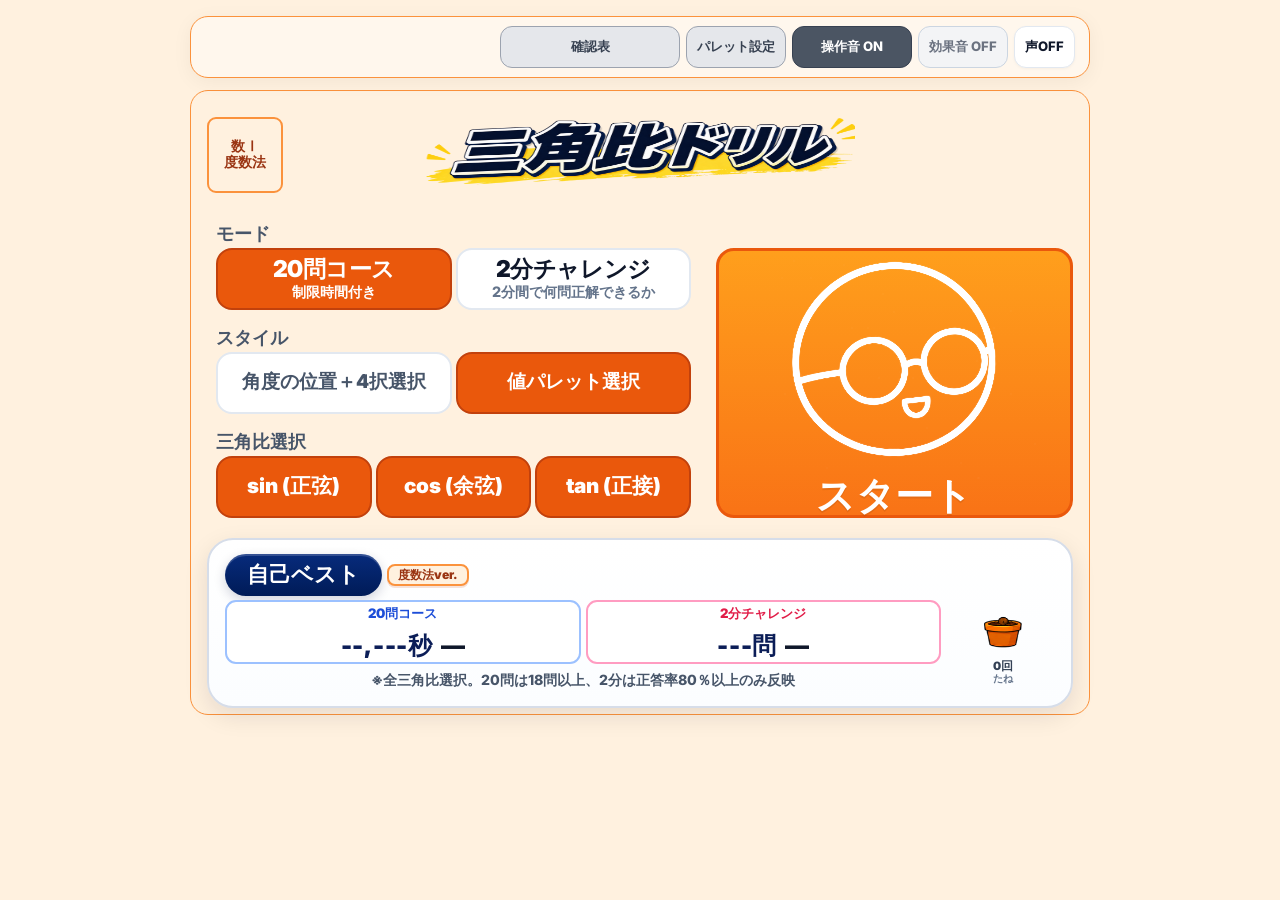
<file: index.html>
<!DOCTYPE html>

<html lang="ja">
<head>
<meta charset="utf-8"/>
<meta content="width=device-width, initial-scale=1.0, maximum-scale=1.0, user-scalable=no" name="viewport"/>
<meta content="#ffffff" name="theme-color"/>
<meta content="yes" name="apple-mobile-web-app-capable"/>
<meta content="default" name="apple-mobile-web-app-status-bar-style"/>
<title>三角比マスター - 度数法・弧度法 sin, cos, tan クイズ</title>
<meta content="度数法と弧度法を切り替え、単位円と合わせてsin・cos・tanを学べるスピードクイズ＆特訓Webアプリ" name="description"/>
<link href="manifest.webmanifest" rel="manifest"/>
<link href="assets/start-face.png" rel="apple-touch-icon"/>
<!-- Google Fonts -->
<link href="https://fonts.googleapis.com" rel="preconnect"/>
<link crossorigin="" href="https://fonts.gstatic.com" rel="preconnect"/>
<link href="https://fonts.googleapis.com/css2?family=Inter:wght@400;500;600;700;800&amp;display=swap" rel="stylesheet"/>
<!-- Main Style -->
<link href="css/style.css?v=165" rel="stylesheet"/>
<link href="css/height-compact.css?v=165" rel="stylesheet"/>
</head>
<body>
<!-- Header HUD -->
<header class="app-header">
<div class="header-actions">
<span aria-label="20問コース経過時間" class="course-elapsed-timer course-elapsed-timer-header" hidden="" id="course-elapsed-timer-header">⏱ 0:00.0</span>
<span class="mode-world-switcher" hidden="" id="mode-world-switcher">
<button class="btn mode-world-btn" id="btn-normal-mode" title="表版に切り替える" type="button">裏版</button>
<button class="btn mode-world-btn" id="btn-secret-mode" title="裏版に切り替える" type="button">表版</button>
</span>
<button class="btn" id="btn-reference" title="三角比確認表">確認表</button>
<button class="btn btn-palette-settings" id="btn-palette-settings" title="値パレットの配置を設定" type="button">パレット設定</button>
<button class="btn active" id="btn-sound" title="操作音オン・オフ">操作音 ON</button>
<button class="btn" id="btn-bgm-toggle" title="効果音オン・オフ">効果音 OFF</button>
<button class="btn btn-voice-select" id="btn-voice-select" title="ゲーム中の声を選ぶ" type="button">声OFF</button>
</div>
</header>
<div aria-labelledby="voice-select-title" aria-modal="true" class="voice-select-overlay" hidden id="voice-select-overlay" role="dialog">
  <div class="voice-select-card">
    <div class="voice-select-head">
      <div><div class="voice-select-title" id="voice-select-title">声を選ぶ</div><div class="voice-select-subtitle">好きな声を選んでください</div></div>
      <button class="btn voice-select-close" id="btn-voice-select-close" type="button" aria-label="閉じる">×</button>
    </div>
    <div class="voice-select-grid" id="voice-select-grid">
      <button class="voice-choice" data-voice-enabled="false" type="button"><strong>声OFF</strong><span>音声なし</span></button>
      <button class="voice-choice" data-voice="1" type="button"><strong>声1</strong><span>▶ 試聴</span></button>
      <button class="voice-choice" data-voice="2" type="button"><strong>声2</strong><span>▶ 試聴</span></button>
      <button class="voice-choice" data-voice="3" type="button"><strong>声3</strong><span>▶ 試聴</span></button>
      <button class="voice-choice" data-voice="4" type="button"><strong>声4</strong><span>▶ 試聴</span></button>
      <button class="voice-choice" data-voice="5" type="button"><strong>声5</strong><span>▶ 試聴</span></button>
      <button class="voice-choice" data-voice="6" type="button"><strong>声6</strong><span>▶ 試聴</span></button>
      <button class="voice-choice" data-voice="7" type="button"><strong>声7</strong><span>▶ 試聴</span></button>
    </div>
    <div class="voice-select-note">声OFF／声1〜7の設定は次回も保存されます</div>
  </div>
</div>

<aside aria-label="ホーム画面への追加" class="install-choice" hidden="" id="install-choice">
<div class="install-choice-text"><strong>ホーム画面から起動しますか？</strong><span>アドレスバーなしで広く使えます</span></div>
<div class="install-choice-actions">
<button class="btn install-choice-primary" id="btn-install-app" type="button">ホーム画面に追加</button>
<button class="btn" id="btn-use-browser" type="button">このまま使う</button>
</div>
</aside>
<div aria-labelledby="install-guide-title" aria-modal="true" class="install-guide-overlay" hidden="" id="install-guide-overlay" role="dialog">
<div class="install-guide-card">
<div aria-hidden="true" class="install-guide-symbol" id="install-guide-symbol">＋</div>
<h2 id="install-guide-title">ホーム画面への追加方法</h2>
<p class="install-guide-lead" id="install-guide-lead"></p>
<ol class="install-guide-steps" id="install-guide-steps"></ol>
<p class="install-guide-note" id="install-guide-note"></p>
<div class="install-guide-actions">
<button class="btn install-choice-primary" hidden="" id="btn-guide-install" type="button">インストール画面を開く</button>
<button class="btn" id="btn-guide-close" type="button">今回は追加しない</button>
</div>
</div>
</div>
<div aria-labelledby="palette-settings-title" aria-modal="true" class="palette-settings-overlay" hidden="" id="palette-settings-overlay" role="dialog">
<div class="palette-settings-card">
<div class="palette-settings-header">
<div>
<h2 id="palette-settings-title">パレット設定</h2>
<p id="palette-settings-subtitle">通常版の値パレット</p>
</div>
<button class="btn palette-settings-close" id="btn-palette-settings-close" type="button">×</button>
</div>
<p class="palette-settings-help">値を2つ順にタップすると位置を交換できます。PCではドラッグでも並べ替えできます。左上から右へ並び、その配置でプレイします。</p>
<div aria-label="値パレットの配置" class="palette-settings-grid" id="palette-settings-grid"></div>
<div class="palette-settings-actions">
<button class="btn" id="btn-palette-settings-reset" type="button">初期配置に戻す</button>
<button class="btn btn-primary" id="btn-palette-settings-save" type="button">この配置を保存</button>
</div>
</div>
</div>
<!-- Main Container -->
<main class="main-container">
<!-- ==========================================
             1. Start & Settings Screen
             ========================================== -->
<section class="screen-view active" id="start-screen">
<div class="settings-card"><div class="title-row">
<button aria-pressed="false" class="angle-notation-btn" id="btn-angle-notation" title="度数法と弧度法を切り替える" type="button"><span>数Ⅰ</span><span>度数法</span></button>
<div class="drill-title"><img alt="三角比ドリル" class="drill-title-image" src="assets/title-sankakuhidoriru-transparent-v1.png"/></div>
</div>
<!-- Nickname Input -->
<!-- Mode Selection -->
<div class="settings-group">
<div class="settings-section-title">モード</div>
<div class="mode-tabs-grid">
<div class="mode-tab active" data-mode="20-challenge">
<span class="mode-name">20問コース</span>
<span class="mode-desc">制限時間付き</span>
</div>
<div class="mode-tab" data-mode="3min-challenge">
<span class="mode-name">2分チャレンジ</span>
<span class="mode-desc">2分間で何問正解できるか</span>
</div>
<div class="mode-tab secret-mode-option" data-mode="1min-secret" hidden="">
<span class="mode-name">1分チャレンジ</span>
<span class="mode-desc">頻出角の完全攻略</span>
</div>
</div>
</div>
<!-- Answer Input Type -->
<div class="settings-group">
<div class="settings-section-title">スタイル</div>
<div class="options-group">
<label class="pill-option">
<input name="answer-type" type="radio" value="choice4"/>
<span class="pill-label">角度の位置＋4択選択</span>
</label>
<label class="pill-option">
<input checked="" name="answer-type" type="radio" value="palette"/>
<span class="pill-label">値パレット選択</span>
</label>
</div>
</div>
<!-- Target Functions -->
<div class="settings-group">
<div class="settings-section-title">三角比選択</div>
<div class="options-group">
<label class="pill-option">
<input checked="" name="filter-func" type="checkbox" value="sin"/>
<span class="pill-label" style="color: var(--color-sin); font-weight: 700;">sin (正弦)</span>
</label>
<label class="pill-option">
<input checked="" name="filter-func" type="checkbox" value="cos"/>
<span class="pill-label" style="color: var(--color-cos); font-weight: 700;">cos (余弦)</span>
</label>
<label class="pill-option">
<input checked="" name="filter-func" type="checkbox" value="tan"/>
<span class="pill-label" style="color: var(--color-tan); font-weight: 700;">tan (正接)</span>
</label>
</div>
</div>
<!-- Notation Format Toggle -->
<button class="btn btn-primary btn-large start-quiz-btn" id="btn-start-quiz"><span class="start-btn-label">スタート</span><img alt="" class="start-btn-icon" src="assets/start-icon-white.png"/></button>
<div class="personal-best-wrap"><div aria-live="polite" class="personal-best-card"><div class="personal-best-main">
<div class="personal-best-heading-row"><div class="personal-best-head">自己ベスト</div><span class="personal-best-version" id="personal-best-version">度数法ver.</span></div>
<div class="personal-best-grid">
<div class="personal-best-entry personal-best-entry-20">
<div class="pb-course-name">20問コース</div>
<div class="pb-result-line">
<div class="pb-value" id="personal-best-time">--,---秒</div>
<div class="pb-rank-mark" id="personal-best-rank-mark">—</div>
</div></div>
<div class="personal-best-entry personal-best-entry-3min">
<div class="pb-course-name">2分チャレンジ</div>
<div class="pb-result-line">
<div class="pb-value" id="personal-best-detail">---問</div>
<div class="pb-rank-mark" id="personal-best-2min-rank-mark">—</div>
</div></div>
<div class="personal-best-entry personal-best-entry-secret" hidden="">
<div class="pb-course-name">裏・1分チャレンジ</div>
<div class="pb-result-line">
<div class="pb-value" id="personal-best-secret-detail">---問</div>
<div class="pb-rank-mark" id="personal-best-secret-rank-mark">—</div>
</div></div>
</div>
<div class="personal-best-note" id="personal-best-note">※sin・cos・tan全選択かつ18問以上正解した記録のみ反映</div>
</div><div aria-live="polite" class="personal-best-plant" id="personal-best-plant"></div></div></div>
</div>
</section>
<!-- ==========================================
             2. Quiz Playing Screen
             ========================================== -->
<section class="screen-view" id="reference-screen">
<div class="reference-screen-card">
<div class="reference-topbar">
<button class="btn" id="btn-reference-back">トップ</button>
<div class="reference-topbar-title">単位円の角度の<span class="tap-symbol-gap"> </span><svg aria-hidden="true" class="tap-point-symbol next-point-symbol" focusable="false" viewbox="0 0 16 16"><circle cx="8" cy="8" fill="#ffffff" r="6" stroke="#0284c7" stroke-width="2.5"></circle></svg><span class="tap-symbol-gap"> </span>をタップ</div>
</div>
<div class="reference-main-layout"><div class="reference-circle-stage">
<div class="unit-circle-wrapper reference-guide-circle" id="reference-guide-circle"></div>
</div><div aria-label="三角比の見出し" class="reference-side-headings"><div class="reference-side-heading side-sin"><div class="side-heading-top"><span class="side-heading-func">sin</span><span class="side-heading-angle" id="reference-side-sin-angle">45°</span></div><div class="side-heading-value" id="reference-side-sin-value">—</div></div><div class="reference-side-heading side-cos"><div class="side-heading-top"><span class="side-heading-func">cos</span><span class="side-heading-angle" id="reference-side-cos-angle">45°</span></div><div class="side-heading-value" id="reference-side-cos-value">—</div></div><div class="reference-side-heading side-tan"><div class="side-heading-top"><span class="side-heading-func">tan</span><span class="side-heading-angle" id="reference-side-tan-angle">45°</span></div><div class="side-heading-value" id="reference-side-tan-value">—</div></div></div></div>
<div class="secret-memory-table" hidden="" id="secret-memory-table"></div>
</div>
</section>
<section class="screen-view" id="quiz-screen">
<!-- Quiz HUD Bar -->
<div class="quiz-hud">
<div class="quiz-badge" id="quiz-mode-badge">⚡ 20問コース</div>
<div class="global-timer-text" id="global-timer-text" style="display:none;">残り 2:00</div></div>
<!-- Timer Bar -->
<div class="timer-track" id="timer-container">
<div class="timer-fill" id="timer-bar"></div>
</div>
<div id="lives-container" style="display: none; align-items: center; justify-content: flex-end; gap: 4px; font-size: 1.1rem;">
<span id="lives-display">❤️❤️❤️</span>
</div>
<!-- Main Question Card -->
<div class="quiz-main-card">
<!-- Combo Streak Floating Badge -->
<div class="combo-badge" id="combo-badge">2 COMBO!! 🔥</div>
<!-- Question Formula -->
<div class="question-display">
<span class="q-func func-sin" id="question-func">sin</span>
<span class="q-angle" id="question-angle">135°</span>
<span aria-label="残り時間" class="visual-hourglass visual-clock-timer" id="visual-timer" role="img">
<span aria-hidden="true" class="challenge-time-text" id="challenge-time-text"></span>
</span>
<span class="quiz-progress-text" id="quiz-progress-text">１問目</span>
<span aria-label="20問コース経過時間" class="course-elapsed-timer course-elapsed-timer-question" hidden="" id="course-elapsed-timer-question">⏱ 0:00.0</span>
</div><div class="quiz-problem-layout"><div class="quiz-left-panel"><div class="circle-answer-section" id="circle-answer-section">
<div class="answer-step answer-step-large" id="step-angle-label">① 角度の位置を選ぶ</div>
<div class="unit-circle-wrapper" id="quiz-unit-circle"></div>
</div></div><div class="quiz-right-panel"><div class="choice-answer-section" id="choice-answer-section">
<div class="answer-step answer-step-large" id="step-value-label">② 値を選ぶ</div>
<div class="choices-grid" id="choices-container">
<!-- Dynamically populated -->
</div>
</div><div class="palette-answer-section" id="palette-answer-section" style="display:none;">
<div class="answer-step answer-step-large">値を選ぶ</div>
</div><div class="palette-container" id="palette-container" style="display: none;">
<!-- Dynamically populated into Row 1 (sin/cos) and Row 2 (tan) -->
</div></div></div>
<!-- Fixed Point P cheer navigator -->
<!-- Unit Circle answer -->
<!-- 4-Choice Buttons Grid -->
<!-- Palette answer -->
<!-- 2-Row Palette Buttons Container -->
<!-- Step-by-Step Mathematical Explanation -->
<div class="explanation-card" id="explanation-card">
<div id="explanation-text"></div>
</div>
<!-- Combo / best telop: fixed reserved band above footer -->
<div class="engagement-rail engagement-rail-lower" id="engagement-rail" aria-live="polite">
  <div class="engagement-popup" id="engagement-popup"></div>
</div>
<!-- Card Footer (Next & Quit) -->
<div class="quiz-footer">
<div class="tap-next-hint" id="tap-next-hint" style="display:none;">画面をタップ 次の問題</div>
<div class="stop-control-wrap" id="stop-control-wrap">
<span aria-label="20問コース経過時間" class="course-elapsed-timer course-elapsed-timer-stop" hidden="" id="course-elapsed-timer-stop">⏱ 0:00.0</span>
<button class="btn btn-stop" id="btn-quit-quiz">■ ストップ</button>
<div class="stop-choice-buttons" id="stop-choice-buttons" style="display:none;">
<button class="btn btn-primary" id="btn-stop-resume">画面タップで再開</button>
<button class="btn" id="btn-stop-home">トップ</button>
</div>
</div>
<button class="btn btn-primary" id="btn-next-question" style="display: none;">
                        次の問題へ (自動で進みます) ➔
                    </button>
</div>
</div>
</section>
<!-- ==========================================
             3. Result Screen
             ========================================== -->
<section class="screen-view" id="result-screen">
<div class="result-card">
<div class="result-actions">
<button class="btn btn-primary btn-large" id="btn-restart-quiz">もう一度挑戦</button>
<button class="btn btn-large" id="btn-back-to-home">ホームに戻る</button>
</div><div class="rank-badge rank-s" id="result-rank-badge">S</div>
<h2>結果発表！</h2>
<div class="result-stats-grid">
<div class="result-stat-item">
<div class="result-stat-label">スコア</div>
<div class="result-stat-value" id="result-score-text">1,420</div>
</div>
<div class="result-stat-item">
<div class="result-stat-label">正答率</div>
<div class="result-stat-value" id="result-accuracy-text">100% (10/10)</div>
</div>
<div class="result-stat-item">
<div class="result-stat-label">最大連続正解</div>
<div class="result-stat-value" id="result-max-streak-text">10 回</div>
</div>
</div>
<!-- Learning Analysis -->
<div class="learning-analysis" id="learning-analysis"></div>
<!-- Detailed History Breakdown -->
<div class="review-heading-row">
<h3>解答振り返り</h3>
<button class="btn btn-review-wrong" id="btn-review-wrong" style="display:none;">間違えた問題だけ復習</button>
</div>
<div class="result-history-container" id="result-history-list">
<!-- Dynamically populated -->
</div>
<!-- Leaderboard -->

</div>
</section>
</main>
<!-- ==========================================
         4. Reference Modal (早見表 & 単位円)
         ========================================== -->
<div aria-labelledby="ref-modal-title" aria-modal="true" class="modal-overlay" id="reference-modal" role="dialog">
<div class="modal-card">
<div class="modal-header">
<h2 class="modal-title" id="ref-modal-title">📖 三角比早見表 (0°〜180°)</h2>
<button class="btn btn-icon-only" id="btn-close-reference">✕</button>
</div>
<p style="font-size: 0.85rem; color: var(--text-secondary);">
                表の行をクリックすると、単位円（半円）上の対応する角度・成分が右側にハイライト表示されます。
            </p>
<div class="reference-layout">
<!-- Table -->
<div class="reference-table-container">
<table class="reference-table">
<thead>
<tr>
<th>θ (度)</th>
<th style="color: var(--color-sin);">sin θ</th>
<th style="color: var(--color-cos);">cos θ</th>
<th style="color: var(--color-tan);">tan θ</th>
</tr>
</thead>
<tbody id="reference-table-body">
<!-- Dynamically populated -->
</tbody>
</table>
</div>
<!-- Unit Circle Preview -->
<div style="display: flex; flex-direction: column; align-items: center; justify-content: center;">
<div class="unit-circle-wrapper" id="reference-unit-circle"></div>
<div style="font-size: 0.75rem; color: var(--text-muted); text-align: center; margin-top: 6px;">
                        赤線: sin (y座標) / 青線: cos (x座標) / 緑線: tan (傾き)
                    </div>
</div>
</div>
</div>
</div>
<div aria-live="assertive" aria-modal="true" class="achievement-overlay" hidden="" id="achievement-overlay" role="dialog">
<div class="achievement-card" id="achievement-card">
<img alt="自己ベスト更新を祝う点P君" class="achievement-best-image" hidden="" id="achievement-best-image" src="assets/best-score-popup.png"/>
<div class="achievement-growth-visual" hidden="" id="achievement-growth-visual"></div>
<div class="achievement-copy" id="achievement-copy"></div>
<button class="btn btn-primary achievement-close" id="btn-achievement-close" type="button">結果を見る</button>
</div>
</div>
<!-- Victory Confetti Canvas -->
<canvas id="confetti-canvas"></canvas>
<!-- Scripts -->
<script src="js/trig-data.js?v=156"></script>
<script src="js/audio.js?v=162"></script>
<script src="js/unit-circle.js?v=156"></script>
<script src="js/pwa.js?v=156"></script>
<script src="js/app.js?v=163"></script>
</body>
</html>
</file>
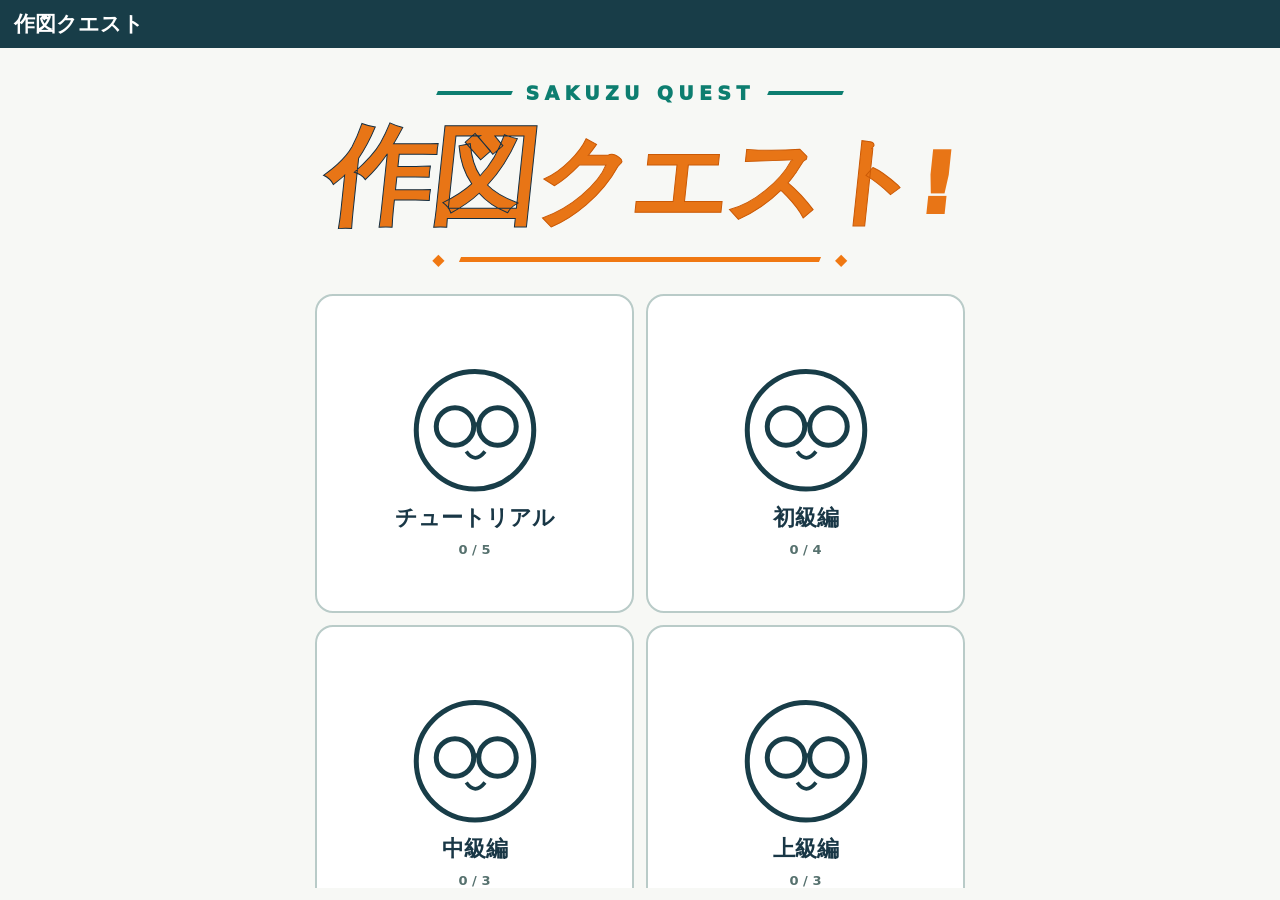
<file: sakuzu-quest/index.html>
<!doctype html><html lang="ja"><head><meta charset="utf-8"><meta name="viewport" content="width=device-width,initial-scale=1,viewport-fit=cover"><meta name="theme-color" content="#153e49"><title>作図クエスト</title><style>
*{box-sizing:border-box}body{margin:0;background:#f7f8f5;color:#193746;font-family:system-ui,"Noto Sans JP",sans-serif}button{font:inherit;cursor:pointer;min-height:48px;border:2px solid #b9cbc8;border-radius:12px;background:white;color:#193746;touch-action:manipulation}button:focus-visible{outline:3px solid #f89e24}button[aria-pressed=true]{background:#087e70;color:#fff;border-color:#087e70}header{display:flex;align-items:center;justify-content:space-between;padding:10px 14px;background:#183d48;color:white}header h1{font-size:21px;margin:0}header button{background:white;padding:4px 15px}.wrap{max-width:1050px;margin:auto;padding:12px}.hidden{display:none!important}.coursegrid{display:grid;grid-template-columns:repeat(2,minmax(0,1fr));gap:12px;max-width:650px;margin:12px auto}.course{aspect-ratio:1;display:flex;flex-direction:column;justify-content:center;align-items:center;gap:9px;border-radius:18px;font-weight:800;font-size:clamp(15px,3.3vw,22px)}.face{width:55%;max-width:150px}.status{font-size:13px;color:#56716e}h2{font-size:clamp(18px,4vw,26px);margin:10px 0 12px}.progress{color:#52756e;font-weight:700}.toolbar{display:flex;gap:7px;align-items:center;flex-wrap:wrap;margin-bottom:8px}.toolbar button{padding:8px 13px}.toolbar .judge{background:#ed790e;color:white;border-color:#bc5400;font-weight:800;margin-left:auto}.board{border:2px solid #c9d7d3;border-radius:14px;overflow:hidden;background:white}svg#board{width:100%;height:min(64dvh,570px);min-height:350px;display:block;touch-action:manipulation;background-color:white;background-image:linear-gradient(#eff2f1 1px,transparent 1px),linear-gradient(90deg,#eff2f1 1px,transparent 1px);background-size:32px 32px}.hint{font-size:14px;color:#486965;margin:8px 0}.result{border:2px solid #d8c693;background:#fff7e0;border-radius:12px;padding:15px;text-align:center;margin:10px 0;display:none}.result.visible{display:block}.result button{background:#ed790e;border-color:#bb5600;color:white;font-weight:800;padding:8px 30px}.pt{fill:white;stroke:#178a78;stroke-width:3;pointer-events:none}.pt-halo{fill:transparent;stroke:transparent;stroke-width:30;pointer-events:all}.label{font-size:22px;font-family:Georgia,serif;fill:#193746;pointer-events:none}@media(max-width:480px){.wrap{padding:8px}.toolbar button{padding:8px 11px;font-size:14px}.coursegrid{gap:9px}svg#board{height:61dvh;min-height:310px}}
 .hero-title{text-align:center;padding:clamp(12px,3vh,30px) 0 18px;letter-spacing:.03em}.hero-kicker{font-size:clamp(11px,2.5vw,14px);font-weight:900;letter-spacing:.28em;color:#187f75}.hero-main{font-size:clamp(34px,8vw,70px);line-height:1.23;letter-spacing:.05em;font-weight:950;color:#173747}.hero-main span{color:#e87516}.hero-rule{display:flex;align-items:center;justify-content:center;gap:10px;color:#e87516;margin-top:9px;font-size:18px}.hero-rule i{height:2px;width:clamp(40px,13vw,95px);background:#d8dfda;display:block}@media(max-width:480px){.hero-title{padding:14px 0 12px}}  .hero-title{max-width:780px;margin:4px auto 12px;padding:18px 8px 13px;text-align:center;background:transparent;position:relative}.hero-top{display:flex;gap:13px;justify-content:center;align-items:center;color:#0d7e70;font-size:clamp(12px,2.9vw,19px);font-weight:1000;letter-spacing:.28em}.hero-topline{display:inline-block;width:clamp(20px,8vw,75px);height:4px;background:#0d7e70;transform:skewX(-23deg)}.hero-main{display:flex;justify-content:center;align-items:baseline;gap:0;white-space:nowrap;letter-spacing:-.035em;transform:skewX(-6deg);font-weight:1000;line-height:1.35;filter:none}.hero-sakuzu{font-size:clamp(49px,12vw,108px);color:#142f43;-webkit-text-stroke:1px #142f43}.hero-quest{font-size:clamp(43px,10.8vw,96px);color:#f07812;-webkit-text-stroke:1px #ca5905}.hero-exclaim{font-size:clamp(35px,9vw,84px);color:#142f43}.hero-bottom{display:flex;align-items:center;justify-content:center;gap:15px;color:#f07812;font-size:16px}.hero-bottomline{height:5px;background:#f07812;width:clamp(150px,40vw,360px);transform:skewX(-23deg)}@media(max-width:480px){.hero-title{padding:12px 0 6px;margin-bottom:6px}.hero-top{letter-spacing:.12em;gap:7px}.hero-main{letter-spacing:-.07em}.hero-quest{-webkit-text-stroke:0}.hero-bottomline{height:4px}} .tool-icon-btn{width:64px;min-width:58px;height:58px;min-height:58px;padding:3px 5px!important;display:inline-flex;align-items:center;justify-content:center;flex:none}.tool-icon-btn svg{display:block;width:100%;height:48px}.tool-icon-btn[aria-pressed="true"] circle{fill:transparent;stroke:currentColor}.tool-icon-btn[aria-pressed="true"]#segment circle{fill:currentColor}.toolbar{flex-wrap:wrap}.hero-main .hero-quest{font-weight:1000}@media(max-width:480px){.tool-icon-btn{width:51px;min-width:51px;height:52px;min-height:52px;padding:2px!important}.tool-icon-btn svg{height:43px}} .toolboxes{display:flex;gap:5px;align-items:center;flex-wrap:wrap}.tool-icon-btn{font-size:22px;font-weight:800}.toolbar{align-items:center;gap:6px}.board svg{touch-action:none!important}@media(max-width:600px){.toolbar{gap:5px}.toolboxes{max-width:100%;overflow-x:auto;flex-wrap:nowrap}.toolbar button{font-size:13px}.tool-icon-btn{min-width:47px;width:47px;height:48px;min-height:48px}.tool-icon-btn svg{height:37px}.board svg{height:59dvh}} .hint{background:#e8f3f0;border-radius:10px;padding:9px 12px;font-weight:700}.tool-icon-btn[aria-pressed="true"]{outline:3px solid #ffc358;outline-offset:1px}#board{touch-action:none!important}.toolboxes{gap:7px}@media(max-width:650px){.toolboxes{width:100%;overflow-x:auto;flex-wrap:nowrap}.board svg#board{height:55dvh;min-height:320px}#question{font-size:18px;margin:6px 0}.toolbar{gap:5px}.toolbar .judge{margin-left:auto}} html,body{height:100%;height:100dvh;overflow:hidden;overscroll-behavior:none}body{display:flex;flex-direction:column;position:fixed;inset:0;width:100%;touch-action:pan-x pan-y}header{flex:0 0 auto}.wrap{flex:1;min-height:0;overflow:hidden;display:flex;flex-direction:column;width:100%}#home{flex:1;min-height:0;overflow-y:auto;overscroll-behavior:contain}#game{flex:1;min-height:0;display:flex;flex-direction:column;overflow:hidden}#game .board{flex:1;min-height:0;display:flex;overflow:hidden}#board,.board svg#board{height:100%!important;min-height:0!important;width:100%;touch-action:none!important}#question{flex:0 0 auto}.progress,.toolbar,.hint,.result{flex:0 0 auto}.toolbar{margin-bottom:5px}.hint{margin:5px 0;font-size:13px}.result.visible{padding:7px;margin:5px 0}.result button{min-height:40px}@media(max-width:650px){header{padding:5px 10px}.wrap{padding:4px 7px}#question{margin:4px 0;font-size:16px}.toolbar button{min-height:40px}.tool-icon-btn{height:43px;min-height:43px}.toolboxes{gap:4px}} @media(max-width:650px){#board .label{font-size:25px}.tool-icon-btn{min-width:52px;width:52px;min-height:49px;height:49px}.toolbar button{min-height:46px}.hint{font-size:13px;padding:7px 10px}} button:disabled{opacity:.35;cursor:default}.judge-area{position:relative;margin-left:auto}.toolbar .judge-area .judge{margin:0}.result{position:absolute;right:0;top:calc(100% + 10px);z-index:10;width:min(340px,85vw);box-shadow:0 8px 28px #183d4833;background:#fff;border:2px solid #ed790e}.result.visible{padding:16px;margin:0}.result.success{border-color:#087e70}.result strong{display:block;font-size:20px}.result p{font-size:14px;line-height:1.6;margin:8px 0}.skill-award{color:#946000;background:#fff1b8;padding:12px;border-radius:10px;animation:award .6s ease-out}.skill-award b{display:block;font-size:24px}.history-icon{font-size:30px;line-height:1}#lesson{padding:8px 12px;border-left:4px solid #ed790e;background:#fff5df;font-size:14px;line-height:1.55;margin:4px 0}#lesson:empty{display:none}@keyframes award{from{transform:scale(.8);opacity:0}to{transform:scale(1);opacity:1}}@media(prefers-reduced-motion:reduce){.skill-award{animation:none}} </style></head><body><header><h1>作図クエスト</h1><button id="homeBtn" class="hidden">ホーム</button></header><main class="wrap"><section id="home"><div class="hero-title" aria-label="作図クエスト"><div class="hero-top"><span class="hero-topline"></span>SAKUZU QUEST<span class="hero-topline"></span></div><div class="hero-main"><span class="hero-sakuzu">作図</span><span class="hero-quest">クエスト</span><span class="hero-exclaim">!</span></div><div class="hero-bottom"><span>◆</span><span class="hero-bottomline"></span><span>◆</span></div></div><div class="coursegrid" id="courses"><button class="course" onclick="start('チュートリアル')">チュートリアル</button><button class="course" onclick="start('初級編')">初級編</button><button class="course" onclick="start('中級編')">中級編</button><button class="course" onclick="start('上級編')">上級編</button></div><p id="startupError" class="hidden" role="alert" style="text-align:center;color:#9b1c1c;font-weight:700">読み込みに失敗しました。再読み込みしてください。</p></section><section id="game" class="hidden"><div class="progress" id="progress"></div><h2 id="question"></h2><div class="toolbar"><div id="toolboxes" class="toolboxes"></div><button id="undo" class="history-icon" aria-label="戻る" title="戻る">↶</button><button id="redo" class="history-icon" aria-label="進む" title="進む">↷</button><button id="soundBtn" aria-pressed="true" aria-label="効果音オン・オフ" title="効果音オン・オフ">♪</button><div class="judge-area"><button id="judge" class="judge">判定</button><div class="result" id="result" role="status" aria-live="polite"><strong id="feedback"></strong><p id="reason"></p><div id="award"></div><button id="next">次の問題へ →</button></div></div></div><div id="lesson"></div><div class="board"><svg id="board" viewBox="0 0 800 550" preserveAspectRatio="xMidYMid meet" aria-label="作図画面"></svg></div><p class="hint" id="hint">2点を順にタップしてください。</p></section></main><script>
'use strict';
const $=id=>document.getElementById(id),NS='http://www.w3.org/2000/svg',KEY='sakuzu_quest_local_v2';
const tri=[[180,410],[650,410],[300,110]],obt=[[190,230],[610,230],[330,340]],right=[[225,380],[615,380],[225,130]];
const BASIC=['compass','line','segment','point'];
const L=[
{q:'Aを中心にBを通る弧を描き、同じ半径でBからも弧を描こう',p:[[270,280],[530,280]],type:'lockarc',skill:'点',allowed:BASIC,lesson:'① A→Bの順に押して半径を決める ② 鍵 🔓 を押して 🔒 にする ③ 弧を描く ④ 円から離れた場所をタップして確定（点線が消える） ⑤ Bを中心にすると同じ半径のガイド円が出る。点線がある間は円周から描き直せます。'},
{q:'線分ABの中点に点を置こう',p:[[225,300],[565,350]],type:'mid',allowed:BASIC,lesson:'両端から同じ半径の弧を描き、2つの交点を直線で結ぶ。線分ABとの交点に「●」で中点を置こう。'},
{q:'線分ABの垂直二等分線を作図せよ',p:[[240,295],[570,295]],type:'bis',skill:'垂直二等分線',allowed:BASIC},
{q:'∠BACの二等分線を作図せよ',p:[[210,350],[560,345],[300,110]],type:'ang',skill:'角の二等分線',allowed:BASIC,lesson:'Aが角の頂点です。両辺AB・ACを同じ円で横切り、その交点から同じ半径の弧を描きます。'},
{q:'点Cから直線ABに垂線を引こう',p:[[210,350],[610,350],[390,160]],type:'drop',skill:'垂線',allowed:[...BASIC,'bis'],lesson:'Cを中心に円を描き、ABとの2交点の垂直二等分線を作ると、Cを通る垂線になります。'},
{q:'△ABCの外心Oを作図せよ',p:tri,type:'circum'},
{q:'直角三角形の外接円を2手以内で描こう',p:right,type:'circumcircle',maxSteps:2,lesson:'直角はA。斜辺BCの中点に注目。スキル・点・円弧を1つ作るごとに1手です。'},
{q:'△ABCの内心Iを作図せよ',p:obt,type:'incenter'},
{q:'内心から辺へ垂線を下ろし、その長さを半径に内接円を描こう',p:tri,type:'incircle',lesson:'内心を作る → 「垂線」で辺の両端と内心を選ぶ → 垂線の足まで半径を取る → 円を描く。'},
{q:'円周上の点Tにおける接線を、コンパスと直線で作図せよ',p:[[390,285],[550,285]],labels:['O','T'],type:'tangent',allowed:BASIC,lesson:'垂線スキルは使えません。半径OTを延長し、Tから等距離の2点を使おう。'},
{q:'△ABCの2本の高さを引き、垂心を点で示そう',p:tri,type:'orthocenter',allowed:[...BASIC,'perp'],lesson:'「垂線」は辺の両端→向かいの頂点の順に3点を選ぶ。2本の高さの交点に点を置こう。'},
{q:'三角形の外側に外心を作り、外接円と外心からAへの線分を描こう',p:obt,type:'outside',allowed:[...BASIC,'bis'],lesson:'外心は三角形の上側にできます。外接円に加えて、外心とAを線分で結ぼう。'},
{q:'外接円と内接円を、同じ三角形に作図せよ',p:tri,type:'both'},
{q:'外心Oと垂心Hを作り、2点を通る直線を引こう',p:tri,type:'euler'},
{q:'外側の点Pから円への2本の接線を作図せよ',p:[[300,300],[440,300],[650,300]],labels:['O','T','P'],type:'twoTangents',lesson:'OPの中点を中心とする円を利用し、もとの円との2交点をPと結ぼう。'}
];
const COURSES={'チュートリアル':[0,1,2,3,4],'初級編':[5,6,7,8],'中級編':[9,10,11],'上級編':[12,13,14]};
let progress={};try{progress=JSON.parse(localStorage.getItem(KEY)||'{}')||{}}catch(e){}
let course='',idx=0,tool='compass',chosen=null,shapes=[],points=[],phase='center',center=null,radius=0,locked=false,strokeStart=null,strokeCurrent=null,passed=false,autoSkill='',guide=null,handleAngle=0;
const d=(a,b)=>Math.hypot(a[0]-b[0],a[1]-b[1]), sub=(a,b)=>[a[0]-b[0],a[1]-b[1]],dot=(a,b)=>a[0]*b[0]+a[1]*b[1],cross=(a,b)=>a[0]*b[1]-a[1]*b[0],norm=a=>Math.hypot(...a),polar=(o,r,t)=>[o[0]+r*Math.cos(t),o[1]+r*Math.sin(t)],near=(a,b,t=14)=>d(a,b)<=t;
function bispoint(a,b){return [(a[0]+b[0])/2,(a[1]+b[1])/2]}function circum(a,b,c){let D=2*(a[0]*(b[1]-c[1])+b[0]*(c[1]-a[1])+c[0]*(a[1]-b[1]));if(!D)return [0,0];let A=dot(a,a),B=dot(b,b),C=dot(c,c);return [(A*(b[1]-c[1])+B*(c[1]-a[1])+C*(a[1]-b[1]))/D,(A*(c[0]-b[0])+B*(a[0]-c[0])+C*(b[0]-a[0]))/D]}
function incenter(a,b,c){let x=d(b,c),y=d(a,c),z=d(a,b),s=x+y+z;return [(a[0]*x+b[0]*y+c[0]*z)/s,(a[1]*x+b[1]*y+c[1]*z)/s]}
function lineParams(sh){let a=sh.a,b=sh.b;return {a,b,v:sub(b,a)}}function intersect(l,m){let x=lineParams(l),y=lineParams(m),det=cross(x.v,y.v);if(Math.abs(det)<1e-7)return [];let t=cross(sub(y.a,x.a),y.v)/det,u=cross(sub(y.a,x.a),x.v)/det;if(l.kind==='segment'&&(t<0||t>1)||m.kind==='segment'&&(u<0||u>1))return [];return [[x.a[0]+t*x.v[0],x.a[1]+t*x.v[1]]]}
function circLine(c,l){let a=l.a,v=sub(l.b,a),w=sub(a,c.c),A=dot(v,v),B=2*dot(v,w),C=dot(w,w)-c.r*c.r,disc=B*B-4*A*C;if(disc<0)return [];return [-1,1].map(s=>{let t=(-B+s*Math.sqrt(disc))/(2*A);return {t,p:[a[0]+v[0]*t,a[1]+v[1]*t]}}).filter(o=>(l.kind!=='segment'||o.t>=0&&o.t<=1)&&arcContains(c,o.p)).map(o=>o.p)}
function arcContains(c,p){if(c.kind==='circle'||Math.abs(c.sweep)>=Math.PI*2-.1)return true;let t=Math.atan2(p[1]-c.c[1],p[0]-c.c[0]),delta=(t-c.start+Math.PI*8)%(Math.PI*2);return c.sweep>=0?delta<=c.sweep+.05:(Math.PI*2-delta)<=-c.sweep+.05}
function circCirc(a,b){let R=a.r,r=b.r,D=d(a.c,b.c);if(D<1e-8||D>R+r||D<Math.abs(R-r))return [];let t=(R*R-r*r+D*D)/(2*D),h=Math.sqrt(Math.max(0,R*R-t*t)),ux=(b.c[0]-a.c[0])/D,uy=(b.c[1]-a.c[1])/D,p=[a.c[0]+t*ux,a.c[1]+t*uy];return [[p[0]+h*-uy,p[1]+h*ux],[p[0]-h*-uy,p[1]-h*ux]].filter(pt=>arcContains(a,pt)&&arcContains(b,pt))}
function givens(){let t=L[idx],p=t.p;if(['tangent','twoTangents'].includes(t.type))return [{kind:'circle',c:p[0],r:d(p[0],p[1]),start:0,sweep:Math.PI*2}];if(p.length===3&&t.type!=='twoTangents')return [[0,1],[1,2],[2,0]].map(([a,b])=>({kind:'segment',a:p[a],b:p[b]}));if(['mid','bis'].includes(t.type))return [{kind:'segment',a:p[0],b:p[1]}];return []}
function rebuildPoints(){points=L[idx].p.map((p,i)=>({p,label:(L[idx].labels||['A','B','C'])[i]||'',base:true}));let all=[...givens(),...shapes].filter(x=>x.kind!=='point');for(let i=0;i<all.length;i++)for(let j=0;j<i;j++){let a=all[i],b=all[j],aa=a.kind==='line'||a.kind==='segment',bb=b.kind==='line'||b.kind==='segment',pts=aa&&bb?intersect(a,b):aa?circLine(b,a):bb?circLine(a,b):circCirc(a,b);for(let p of pts)if(isFinite(p[0])&&isFinite(p[1])&&!points.some(v=>near(p,v.p,3)))points.push({p,label:'',base:false})}}
function vEl(tag,attrs={},root=$('board')){let e=document.createElementNS(NS,tag);for(let k in attrs)e.setAttribute(k,attrs[k]);root.appendChild(e);return e}
function pathArc(c){let N=Math.max(8,Math.ceil(Math.abs(c.sweep)*30)),s='';for(let i=0;i<=N;i++){let p=polar(c.c,c.r,c.start+c.sweep*i/N);s+=(i?'L':'M')+p[0]+','+p[1]+' '}return s}
function draw(){syncHistory();let svg=$('board');svg.replaceChildren();for(let sh of [...givens(),...shapes]){if(sh.kind==='arc'||sh.kind==='circle')vEl('path',{d:pathArc(sh),stroke:'#198675','stroke-width':3,fill:'none'});else if(sh.kind==='point'){vEl('circle',{cx:sh.a[0],cy:sh.a[1],r:6,fill:'#e87516'})}else {let a=sh.a,b=sh.b;if(sh.kind==='line'){let v=sub(b,a),n=norm(v);a=[a[0]-v[0]/n*1200,a[1]-v[1]/n*1200];b=[b[0]+v[0]/n*1200,b[1]+v[1]/n*1200]}vEl('line',{x1:a[0],y1:a[1],x2:b[0],y2:b[1],stroke:'#168373','stroke-width':3})}}
if(guide&&guide.r>0)vEl('circle',{cx:guide.c[0],cy:guide.c[1],r:guide.r,stroke:'#c78431','stroke-width':2,'stroke-dasharray':'6 7',fill:'none','pointer-events':'none'});if(center&&radius>0){vEl('circle',{cx:center[0],cy:center[1],r:radius,stroke:'#d68c24','stroke-width':2,'stroke-dasharray':'6 6',fill:'none','pointer-events':'none'});if(phase==='draw'){let hp=polar(center,radius,handleAngle);vEl('line',{x1:center[0],y1:center[1],x2:hp[0],y2:hp[1],stroke:'#d68c24','stroke-width':2,'stroke-dasharray':'4 5','pointer-events':'none'});vEl('circle',{cx:hp[0],cy:hp[1],r:17,fill:'#f08a1b',stroke:'#fff','stroke-width':4,'pointer-events':'none'});vEl('circle',{cx:hp[0],cy:hp[1],r:7,fill:'#fff','pointer-events':'none'})}}
if(center&&strokeStart!==null&&strokeCurrent!==null)vEl('path',{d:pathArc({c:center,r:radius,start:strokeStart,sweep:strokeCurrent-strokeStart}),stroke:'#eb8412','stroke-width':4,fill:'none'});
rebuildPoints();if(tool==='angle'&&Array.isArray(chosen)&&chosen.length>1){let a=points[chosen[0]].p,b=points[chosen[1]].p;vEl('line',{x1:a[0],y1:a[1],x2:b[0],y2:b[1],stroke:'#ed790e','stroke-width':7,opacity:.6})}for(let i=0;i<points.length;i++){let v=points[i],p=v.p,g=vEl('g',{'data-pt':i});vEl('circle',{cx:p[0],cy:p[1],r:43,fill:'transparent','pointer-events':'all'},g);vEl('circle',{cx:p[0],cy:p[1],r:(chosen===i||Array.isArray(chosen)&&chosen.includes(i))?12:8,fill:v.base?'#263e4c':'#138373','pointer-events':'none'},g);if(Array.isArray(chosen)&&chosen.includes(i)){let n=vEl('text',{x:p[0]-24,y:p[1]-18,fill:'#d26908','font-size':20},g);n.textContent=chosen.indexOf(i)+1}if(v.label){let t=vEl('text',{x:p[0]+16,y:p[1]-16,fill:'#1a3440','font-size':22,'pointer-events':'none'},g);t.textContent=v.label}g.addEventListener('click',e=>{if(tool==='compass')return;e.stopPropagation();pick(i)})}}
function hint(s){$('hint').textContent=s}function pick(i){if(passed)return;if(Array.isArray(chosen)&&chosen.includes(i)){hint("別の点を選んでください");return}if(chosen===null)saveHistory();if(tool==='point'){shapes.push({kind:'point',a:points[i].p,b:points[i].p});draw();return}if(['bis','angle','perp'].includes(tool)){if(chosen===null){chosen=[i];draw();hint(tool==='angle'?'② 角の片方の辺上の点を選ぶ（①が頂点）':tool==='perp'?'② 基準となる辺のもう一方の点を選ぶ':'② 線分のもう一方の端を選ぶ');return}chosen.push(i);if(['angle','perp'].includes(tool)&&chosen.length<3){draw();hint(tool==='angle'?'③ もう片方の辺上の点を選ぶ → ①を頂点とする角を二等分':'③ 垂線を通したい点を選ぶ');return}let a=points[chosen[0]].p,b=points[chosen[1]].p;let v=sub(b,a);if(tool==='angle'){let t=points[chosen[2]].p,w=sub(t,a),nv=norm(v),nw=norm(w);if(nv>1&&nw>1){let dir=[v[0]/nv+w[0]/nw,v[1]/nv+w[1]/nw];shapes.push({kind:'line',a:a.slice(),b:[a[0]+dir[0]*150,a[1]+dir[1]*150]})}}else if(tool==='perp'){let t=points[chosen[2]].p;shapes.push({kind:'line',a:t.slice(),b:[t[0]-v[1],t[1]+v[0]]})}else{let mid=bispoint(a,b);shapes.push({kind:'line',a:mid,b:[mid[0]-v[1],mid[1]+v[0]]})}chosen=null;draw();return}if(chosen===null){chosen=i;draw();return}if(chosen!==i){shapes.push({kind:tool==='line'?'line':'segment',a:points[chosen].p,b:points[i].p});chosen=null;draw()}else chosen=null}
function stage(){idx=COURSES[course][stagePos];shapes=[];pendingArc=null;history=[];future=[];chosen=null;passed=false;guide=null;center=null;radius=0;locked=false;handleAngle=0;phase='center';strokeStart=null;strokeCurrent=null;tool='compass';$('result').classList.remove('visible');$('judge').textContent='判定';$('question').textContent=L[idx].q;$('progress').textContent=course+'　'+(stagePos+1)+' / '+COURSES[course].length;$('lesson').textContent=L[idx].lesson||'';renderTools();hint('① コンパスの中心となる点をタップ');draw();syncHistory()}
function getPosition(e){let svg=$('board'),pt=svg.createSVGPoint();pt.x=e.clientX;pt.y=e.clientY;let matrix=svg.getScreenCTM();if(!matrix)return [0,0];let out=pt.matrixTransform(matrix.inverse());return [out.x,out.y]}
let down=null,prevAngle=0,totalSweep=0,moved=0,pointerId=null,dragMode='',lastTick=-1;
let soundOn=true,audioCtx=null;
function sound(type){
 if(!soundOn)return;
 try{
  const C=window.AudioContext||window.webkitAudioContext;if(!C)return;
  if(!audioCtx)audioCtx=new C();if(audioCtx.state==='suspended')audioCtx.resume();
  if(type==='win'){[523,659,784,1047].forEach((f,i)=>{let o=audioCtx.createOscillator(),g=audioCtx.createGain(),t=audioCtx.currentTime+i*.12;o.connect(g);g.connect(audioCtx.destination);o.frequency.value=f;g.gain.setValueAtTime(.1,t);g.gain.exponentialRampToValueAtTime(.001,t+.35);o.start(t);o.stop(t+.36)});return}let t=audioCtx.currentTime,osc=audioCtx.createOscillator(),gain=audioCtx.createGain();
  osc.connect(gain);gain.connect(audioCtx.destination);
  if(type==='stab'){osc.type='triangle';osc.frequency.setValueAtTime(110,t);osc.frequency.exponentialRampToValueAtTime(42,t+.09);gain.gain.setValueAtTime(.18,t);gain.gain.exponentialRampToValueAtTime(.001,t+.12);osc.start(t);osc.stop(t+.13)}
  if(type==='extend'){osc.type='sawtooth';osc.frequency.setValueAtTime(135,t);osc.frequency.exponentialRampToValueAtTime(175,t+.06);gain.gain.setValueAtTime(.014,t);gain.gain.exponentialRampToValueAtTime(.001,t+.065);osc.start(t);osc.stop(t+.07)}
  if(type==='set'){osc.type='sine';osc.frequency.setValueAtTime(510,t);osc.frequency.exponentialRampToValueAtTime(760,t+.11);gain.gain.setValueAtTime(.11,t);gain.gain.exponentialRampToValueAtTime(.001,t+.14);osc.start(t);osc.stop(t+.15)}
 }catch(err){}
}
function nearest(p){let best=null,min=47;for(let q of points){let dist=d(p,q.p);if(dist<min){min=dist;best=q.p}}return best}
function commitRadius(angle){
 if(radius<10)return;
 guide={c:center.slice(),r:radius};phase='draw';handleAngle=angle;
 hint('③ 点線の円の好きな位置を押して、指を回して弧を描く');
 sound('set');renderTools();draw();
}
let pendingArc=null;
function confirmArc(){pendingArc=null;center=null;guide=null;phase='center';strokeStart=null;strokeCurrent=null;down=null;pointerId=null;hint('円弧を確定しました。次の中心を選んでください');draw()}
function onDown(e){
 if(tool!=='compass'||passed)return;
 let p=getPosition(e),hit=nearest(p);
 if(phase==='center'&&hit)saveHistory();
 if(phase==='draw'&&center&&Math.abs(d(p,center)-radius)>24){if(pendingArc!==null){saveHistory();confirmArc()}else hint('点線の円周に触れて、弧を描いてください');return}
 if(phase==='center'){
  if(!hit)return;
  center=hit.slice();sound('stab');handleAngle=0;dragMode='center';down=p;moved=0;pointerId=e.pointerId;
  if(locked&&radius>0){guide={c:center.slice(),r:radius};phase='draw';dragMode='';down=null;pointerId=null;hint('③ 点線の円の好きな位置からドラッグ');}
  else {radius=0;phase='radius';hint('② 別の点をタップ、またはドラッグして半径を決める');}
  try{e.currentTarget.setPointerCapture(e.pointerId)}catch(err){}
  draw();return;
 }
 if(phase==='radius'){
  if(hit&&d(hit,center)>9){radius=d(hit,center);down=null;dragMode='';pointerId=null;commitRadius(Math.atan2(hit[1]-center[1],hit[0]-center[0]));return}
  down=p;moved=0;dragMode='radius';pointerId=e.pointerId;try{e.currentTarget.setPointerCapture(e.pointerId)}catch(err){}return;
 }
 if(phase==='draw'&&radius>0){
  // Radius and arc start are independent: any direction around the center is valid.
  if(d(p,center)<25){hint('中心から少し離れた位置でドラッグしてください');return}
  handleAngle=Math.atan2(p[1]-center[1],p[0]-center[0]);
  strokeStart=handleAngle;strokeCurrent=handleAngle;prevAngle=handleAngle;totalSweep=0;
  down=p;moved=0;dragMode='arc';pointerId=e.pointerId;
  try{e.currentTarget.setPointerCapture(e.pointerId)}catch(err){}draw();
 }
}
function onMove(e){
 if(!down||!center||e.pointerId!==pointerId)return;
 let p=getPosition(e);moved=Math.max(moved,d(p,down));
 if(phase==='radius'){
  if(moved>6){let hit=nearest(p);radius=d(center,hit&&d(hit,center)>9?hit:p)}
  let tick=Math.floor(radius/24);if(moved>6&&tick!==lastTick){lastTick=tick;sound('extend')}
 }else if(dragMode==='arc'){
  let angle=Math.atan2(p[1]-center[1],p[0]-center[0]),delta=angle-prevAngle;
  while(delta>Math.PI)delta-=2*Math.PI;while(delta< -Math.PI)delta+=2*Math.PI;
  if(d(p,center)>16){totalSweep+=delta;prevAngle=angle;strokeCurrent=strokeStart+totalSweep;handleAngle=strokeCurrent}
 }
 draw();
}
function onUp(e){
 if(!down||e.pointerId!==pointerId)return;
 let p=getPosition(e),mode=dragMode;down=null;pointerId=null;dragMode='';
 if(phase==='radius'){
  if(moved<7&&mode==='center'){hint('② 半径にする点をタップしてください');draw();return}
  if(radius<10){let hit=nearest(p);if(hit&&d(hit,center)>9)radius=d(hit,center)}
  if(radius>=10)commitRadius(Math.atan2(p[1]-center[1],p[0]-center[0]));
  else {hint('別の点をタップするか、中心から指を動かして半径を決めてください');draw()}
  return;
 }
 if(phase==='draw'&&mode==='arc'){
  let sweep=totalSweep;
  if(Math.abs(sweep)<.1){strokeStart=null;strokeCurrent=null;hint('好きな位置で押さえたまま、中心の周りを回してください');draw();return}
  let circle=Math.abs(sweep)>=Math.PI*1.95;
  saveHistory();
  let arc={kind:circle?'circle':'arc',c:center.slice(),r:radius,start:strokeStart,sweep:circle?Math.sign(sweep)*2*Math.PI:sweep};
  if(pendingArc===null){pendingArc=shapes.length;shapes.push(arc)}else shapes[pendingArc]=arc;
  strokeStart=null;strokeCurrent=null;phase='draw';
  hint('点線からドラッグすると描き直し。円から離れた場所をタップすると確定します');draw();
 }
}
function setTool(t){if(pendingArc!==null)confirmArc();tool=t;chosen=null;center=null;guide=null;down=null;phase='center';renderTools();hint(t==='angle'?'① まず角の頂点を選ぶ → ② 片方の辺 → ③ もう片方の辺':t==='perp'?'① 基準となる辺の端 → ② もう一方の端 → ③ 垂線を通す点':'作図する点を選んでください');draw()}
function renderTools(){let bar=$('toolboxes');bar.replaceChildren();let available=L[idx].allowed||[...BASIC,'bis','angle','perp'];let icons={compass:'<path d="M15 48L30 10 45 48M22 30H38"/>',line:'<path d="M4 48L56 12"/><circle cx="20" cy="37" r="4"/><circle cx="42" cy="22" r="4"/>',segment:'<path d="M12 44L48 16"/><circle cx="12" cy="44" r="4"/><circle cx="48" cy="16" r="4"/>',bis:'<path d="M5 34H55M30 6V54M26 30V38M34 30V38M30 25H39V34"/><circle cx="5" cy="34" r="3"/><circle cx="55" cy="34" r="3"/>',perp:'<path d="M5 44H55M30 8V44M30 35H39V44"/><circle cx="30" cy="12" r="4"/>',angle:'<path d="M7 49L53 45M7 49L42 8M7 49L53 23"/><path d="M28 47A21 21 0 0 0 21 33"/>',point:'<circle cx="30" cy="30" r="6"/>'};for(let [id,title] of [['compass','コンパス'],['lock','半径固定'],['line','直線'],['segment','線分'],['point','点'],['bis','垂直二等分線'],['angle','角の二等分線'],['perp','垂線']]){if(id!=='lock'&&!available.includes(id))continue;let b=document.createElement('button');b.className='tool-icon-btn';b.title=title;b.setAttribute('aria-label',title);b.setAttribute('aria-pressed',String(id===tool||id==='lock'&&locked));b.innerHTML=id==='lock'?(locked?'🔒':'🔓'):'<svg viewBox="0 0 60 60" aria-hidden="true"><g fill="none" stroke="currentColor" stroke-width="3" stroke-linecap="round">'+icons[id]+'</g></svg>';b.disabled=id==='lock'&&radius<10;b.onclick=()=>{if(id==='lock'){locked=!locked;renderTools();hint(locked?'半径を固定しました。弧を描いたあと別の中心を選ぶと、同じ半径の円が出ます':'半径の固定を解除しました');return}setTool(id)};bar.appendChild(b)}}
function lineNear(sh,p,t=13){if(sh.kind!=='line'&&sh.kind!=='segment')return false;let v=sub(sh.b,sh.a),w=sub(p,sh.a),l=norm(v);if(l<.001)return false;let k=dot(w,v)/(l*l);if(sh.kind==='segment'&&(k<-.02||k>1.02))return false;return Math.abs(cross(v,w)/l)<t}
function result(){let task=L[idx],p=task.p,ls=shapes.filter(s=>s.kind==='line'||s.kind==='segment'),circs=shapes.filter(s=>s.kind==='arc'||s.kind==='circle'),ca=(a,b)=>ls.some(s=>lineNear(s,a,12)&&lineNear(s,b,12)),circleAt=(o,r)=>circs.some(s=>near(s.c,o,16)&&Math.abs(s.r-r)<18&&Math.abs(s.sweep)>2);
const midpoint=bispoint(p[0],p[1]);const orth=(s,a,b)=>{let v=sub(b,a),w=sub(s.b,s.a);return Math.abs(dot(v,w))<norm(v)*norm(w)*.12};const bisok=ls.some(s=>lineNear(s,midpoint,16)&&orth(s,p[0],p[1]));const co=p.length===3?circum(...p):[0,0],ic=p.length===3?incenter(...p):[0,0];
if(task.maxSteps&&shapes.length>task.maxSteps)return false;
if(task.type==='lockarc')return p.every(c=>circs.some(s=>near(s.c,c,5)&&Math.abs(s.r-d(...p))<5&&Math.abs(s.sweep)>.4));
if(task.type==='arc')return circs.some(s=>near(s.c,p[0],14)&&Math.abs(s.r-d(...p))<18);
if(task.type==='bis')return bisok;
if(task.type==='mid')return shapes.some(s=>s.kind==='point'&&near(s.a,midpoint,6));
if(task.type==='ang'){let u=sub(p[1],p[0]),v=sub(p[2],p[0]),a=[u[0]/norm(u)+v[0]/norm(v),u[1]/norm(u)+v[1]/norm(v)];return ls.some(s=>lineNear(s,p[0],15)&&lineNear(s,[p[0][0]+a[0]*130,p[0][1]+a[1]*130],17))}
if(task.type==='circum')return ls.filter(s=>lineNear(s,co,16)).length>=2||points.some(x=>!x.base&&near(x.p,co,16))||circleAt(co,d(co,p[0]));
if(task.type==='circumcircle')return circs.some(s=>near(s.c,co,5)&&Math.abs(s.r-d(co,p[0]))<5&&Math.abs(s.sweep)>Math.PI*1.95);
if(task.type==='incenter')return ls.filter(s=>lineNear(s,ic,16)).length>=2||points.some(x=>!x.base&&near(x.p,ic,16));
const foot=(o,a,b)=>{let v=sub(b,a),k=dot(sub(o,a),v)/dot(v,v);return [a[0]+k*v[0],a[1]+k*v[1]]};
const inradius=d(ic,foot(ic,p[0],p[1]));
const fullCircle=(o,r)=>circs.some(s=>near(s.c,o,5)&&Math.abs(s.r-r)<4&&Math.abs(s.sweep)>Math.PI*1.95);
const incok=()=>fullCircle(ic,inradius)&&[[0,1],[1,2],[2,0]].some(([a,b])=>{let f=foot(ic,p[a],p[b]);return ls.some(s=>lineNear(s,ic,4)&&lineNear(s,f,4)&&orth(s,p[a],p[b]))&&circs.some(s=>near(s.c,ic,5)&&Math.abs(s.r-d(ic,f))<4)});
const h=p.length===3?[p[0][0]+p[1][0]+p[2][0]-2*co[0],p[0][1]+p[1][1]+p[2][1]-2*co[1]]:[0,0];
const heights=()=>[[0,1,2],[1,2,0],[2,0,1]].filter(([a,b,c])=>ls.some(s=>lineNear(s,p[a],5)&&lineNear(s,h,5)&&orth(s,p[b],p[c]))).length>=2;
if(task.type==='drop')return ls.some(s=>lineNear(s,p[2],5)&&orth(s,p[0],p[1]));
if(task.type==='incircle')return incok();
if(task.type==='orthocenter')return heights()&&shapes.some(s=>s.kind==='point'&&near(s.a,h,6));
if(task.type==='outside')return fullCircle(co,d(co,p[0]))&&shapes.some(s=>s.kind==='segment'&&(near(s.a,co,5)&&near(s.b,p[0],5)||near(s.b,co,5)&&near(s.a,p[0],5)));
if(task.type==='both')return fullCircle(co,d(co,p[0]))&&incok();
if(task.type==='euler')return heights()&&points.some(x=>!x.base&&near(x.p,co,5))&&ls.some(s=>lineNear(s,co,4)&&lineNear(s,h,4));
if(task.type==='twoTangents'){let o=p[0],P=p[2],R=d(o,p[1]),v=sub(P,o),D=norm(v),a=Math.atan2(v[1],v[0]),b=Math.acos(R/D),contacts=[polar(o,R,a+b),polar(o,R,a-b)];return contacts.every(t=>ls.some(s=>lineNear(s,P,4)&&lineNear(s,t,4)))}

if(task.type==='perp'||task.type==='tangent'){let o=p[0],t=p[1];return ls.some(s=>lineNear(s,t,15)&&orth(s,o,t))}
return false}
function judge(){if(pendingArc!==null)confirmArc();if(passed){next();return}let ok=result();$('result').classList.add('visible');$('result').classList.toggle('success',ok);$('feedback').textContent=ok?'○ 正解！':'× もう一度';$('reason').textContent=ok?'':L[idx].maxSteps&&shapes.length>L[idx].maxSteps?'2手を超えています。↶で戻り、斜辺の中点を使ってみよう。':['incircle','both'].includes(L[idx].type)?'中心だけでなく半径も確認。内心から辺への垂線と、その足を通る一周の円が必要です。':'問題の条件と、選んだ点・線・円を確認しよう。';$('award').replaceChildren();$('next').style.display=ok?'inline-block':'none';if(ok){passed=true;sound('win');$('judge').textContent='次へ →';let old=progress[course]||{done:0,skills:[]};old.done=Math.max(old.done,stagePos+1);if(L[idx].skill&&!old.skills.includes(L[idx].skill)){old.skills.push(L[idx].skill);let a=document.createElement('div');a.className='skill-award';a.innerHTML='<b>✦ スキル獲得！ ✦</b>';let n=document.createElement('p');n.textContent=L[idx].skill;a.appendChild(n);$('award').appendChild(a)}progress[course]=old;try{localStorage.setItem(KEY,JSON.stringify(progress))}catch(e){}}}
function next(){if(!passed)return;stagePos++;if(stagePos>=COURSES[course].length){home();return}stage()}
let stagePos=0;function start(c){course=c;stagePos=0;$('home').classList.add('hidden');$('game').classList.remove('hidden');$('homeBtn').classList.remove('hidden');stage()}
function mascot(win){return '<svg class="face" viewBox="0 0 120 116" aria-hidden="true">'+(win?'<path d="M34 26 L27 5 L48 15 L60 0 L73 15 L94 5 L87 26 Z" fill="#f2ca52" stroke="#916b20" stroke-width="2"/>':'')+'<circle cx="60" cy="65" r="47" fill="white" stroke="#183d48" stroke-width="4"/><circle cx="44" cy="62" r="15" fill="none" stroke="#183d48" stroke-width="4"/><circle cx="78" cy="62" r="15" fill="none" stroke="#183d48" stroke-width="4"/><path d="M59 62Q61 58 63 62M53 82Q60 92 68 82" fill="none" stroke="#183d48" stroke-width="3"/></svg>'}
function home(){course='';$('home').classList.remove('hidden');$('game').classList.add('hidden');$('homeBtn').classList.add('hidden');$('courses').replaceChildren();for(let c of Object.keys(COURSES)){let val=progress[c],done=val?.done||0,won=done>=COURSES[c].length,b=document.createElement('button');b.className='course';b.innerHTML=mascot(won)+'<span>'+c+'</span><span class="status">'+done+' / '+COURSES[c].length+(won?'　クリア！':'')+'</span>';b.onclick=()=>start(c);$('courses').appendChild(b)}}
let history=[],future=[];
function snapshot(){return JSON.stringify({shapes,center,radius,locked,phase,guide,handleAngle,pendingArc})}
function syncHistory(){$('undo').disabled=!history.length;$('redo').disabled=!future.length;if(course)$('progress').textContent=course+'　'+(stagePos+1)+' / '+COURSES[course].length+'　'+shapes.length+'手'+(L[idx].maxSteps?' / '+L[idx].maxSteps+'手以内':'')}
function saveHistory(){let v=snapshot();if(history.at(-1)!==v)history.push(v);future=[];passed=false;$('result').classList.remove('visible');syncHistory()}
function restore(v){let t=JSON.parse(v);({shapes,center,radius,locked,phase,guide,handleAngle,pendingArc}=t);chosen=null;down=null;pointerId=null;strokeStart=null;strokeCurrent=null;passed=false;$('result').classList.remove('visible');$('judge').textContent='判定';renderTools();draw();syncHistory()}
function undo(){if(history.length){future.push(snapshot());restore(history.pop());hint('↶ 1つ前に戻りました')}}
function redo(){if(future.length){history.push(snapshot());restore(future.pop());hint('↷ 1つ先に進みました')}}
$('board').addEventListener('pointerdown',onDown);$('board').addEventListener('pointermove',onMove);$('board').addEventListener('pointerup',onUp);$('board').addEventListener('pointercancel',()=>{down=null;strokeStart=null;strokeCurrent=null;draw()});$('homeBtn').onclick=home;$('undo').onclick=undo;$('redo').onclick=redo;$('judge').onclick=judge;$('next').onclick=next;$('soundBtn').onclick=()=>{soundOn=!soundOn;$('soundBtn').setAttribute('aria-pressed',String(soundOn));$('soundBtn').textContent=soundOn?'♪':'♪̸'};try{home()}catch(e){$('startupError').classList.remove('hidden');console.error('起動エラー',e)}
</script></body></html>
</file>
<file: css/style.css>
/* ==========================================================================
   Trigonometric Ratio Quiz App - Modern Clean White Theme & Century Typography
   ========================================================================== */

:root {
    --bg-primary: #f8fafc;
    --bg-secondary: #f1f5f9;
    --bg-card: #ffffff;
    --bg-card-hover: #f8fafc;
    
    --border-color: #e2e8f0;
    --border-highlight: #cbd5e1;
    --border-active: #94a3b8;

    /* Function Themes */
    --color-sin: #e11d48; /* Rose Red */
    --color-sin-glow: rgba(225, 29, 72, 0.25);
    --color-cos: #0284c7; /* Sky Blue */
    --color-cos-glow: rgba(2, 132, 199, 0.25);
    --color-tan: #059669; /* Emerald Green */
    --color-tan-glow: rgba(5, 150, 105, 0.25);
    --color-gold: #d97706; /* Amber Gold */
    --color-gold-glow: rgba(217, 119, 6, 0.3);

    --text-primary: #0f172a;
    --text-secondary: #475569;
    --text-muted: #64748b;

    --radius-lg: 18px;
    --radius-md: 12px;
    --radius-sm: 8px;

    --font-sans: 'Inter', -apple-system, BlinkMacSystemFont, 'Segoe UI', Roboto, 'Hiragino Sans', 'Meiryo', sans-serif;
    --font-math: 'Century';
}

* {
    margin: 0;
    padding: 0;
    box-sizing: border-box;
    user-select: none;
    -webkit-user-select: none;
    -webkit-tap-highlight-color: transparent;
}

body {
    font-family: var(--font-sans);
    background-color: var(--bg-primary);
    background-image: 
        radial-gradient(circle at 10% 10%, rgba(2, 132, 199, 0.04) 0%, transparent 40%),
        radial-gradient(circle at 90% 90%, rgba(225, 29, 72, 0.04) 0%, transparent 40%),
        radial-gradient(circle at 50% 50%, rgba(5, 150, 105, 0.03) 0%, transparent 50%);
    color: var(--text-primary);
    min-height: 100vh;
    min-height: 100dvh;
    display: flex;
    flex-direction: column;
    align-items: center;
    padding: 16px;
    overflow-x: hidden;
}

/* ==========================================
   Header HUD
   ========================================== */
.app-header {
    width: 100%;
    max-width: 760px;
    display: flex;
    align-items: center;
    justify-content: space-between;
    padding: 12px 18px;
    background: var(--bg-card);
    border: 1px solid var(--border-color);
    border-radius: var(--radius-lg);
    margin-bottom: 20px;
    box-shadow: 0 4px 20px rgba(0, 0, 0, 0.05);
}

.install-choice {
    width: 100%;
    max-width: 760px;
    margin: -12px 0 12px;
    padding: 10px 12px;
    border: 1px solid #bae6fd;
    border-radius: 14px;
    background: #f0f9ff;
    box-shadow: 0 4px 14px rgba(2, 132, 199, .08);
}
.install-choice[hidden] { display: none !important; }
.install-choice-text {
    display: flex;
    align-items: baseline;
    justify-content: center;
    gap: 10px;
    color: #0c4a6e;
}
.install-choice-text span { font-size: .78rem; }
.install-choice-actions {
    display: flex;
    justify-content: center;
    gap: 8px;
    margin-top: 7px;
}
.install-choice-primary {
    border-color: #0284c7 !important;
    background: #0284c7 !important;
    color: #fff !important;
}
.install-ios-guide {
    margin: 8px 0 0;
    color: #0c4a6e;
    font-size: .8rem;
    font-weight: 700;
    text-align: center;
}
@media (max-width: 599px) {
    .install-choice {
        margin-top: -14px;
        padding: 8px;
    }
    .install-choice-text {
        flex-direction: column;
        align-items: center;
        gap: 1px;
    }
    .install-choice-actions .btn {
        min-height: 34px;
        padding: 5px 10px;
        font-size: .78rem;
    }
}

.install-guide-overlay {
    position: fixed;
    inset: 0;
    z-index: 4000;
    display: grid;
    place-items: center;
    padding: 14px;
    background: rgba(15, 23, 42, .58);
    backdrop-filter: blur(3px);
}
.install-guide-open { overflow: hidden !important; }
.install-guide-overlay[hidden] { display: none !important; }
.install-guide-card {
    width: min(460px, 100%);
    max-height: calc(100dvh - 28px);
    overflow-y: auto;
    padding: 18px;
    border: 3px solid #0284c7;
    border-radius: 22px;
    background: #fff;
    box-shadow: 0 20px 55px rgba(15, 23, 42, .28);
    color: #0f172a;
    text-align: center;
}
.install-guide-symbol {
    display: grid;
    place-items: center;
    width: 52px;
    height: 52px;
    margin: 0 auto 6px;
    border-radius: 50%;
    background: #e0f2fe;
    color: #0369a1;
    font-size: 2rem;
    font-weight: 900;
}
.install-guide-card h2 {
    margin: 0;
    color: #0c4a6e;
    font-size: 1.3rem;
}
.install-guide-lead {
    margin: 5px 0 12px;
    color: #475569;
    font-size: .86rem;
    font-weight: 700;
}
.install-guide-steps {
    counter-reset: install-step;
    display: grid;
    gap: 8px;
    margin: 0;
    padding: 0;
    list-style: none;
    text-align: left;
}
.install-guide-steps li {
    counter-increment: install-step;
    display: grid;
    grid-template-columns: 34px minmax(0, 1fr);
    align-items: center;
    min-height: 44px;
    padding: 6px 9px;
    border: 1px solid #bae6fd;
    border-radius: 12px;
    background: #f0f9ff;
    font-size: .88rem;
    font-weight: 800;
    line-height: 1.35;
}
.install-guide-steps li::before {
    content: counter(install-step);
    display: grid;
    place-items: center;
    width: 26px;
    height: 26px;
    border-radius: 50%;
    background: #0284c7;
    color: #fff;
    font-size: .88rem;
    font-weight: 900;
}
.install-guide-note {
    margin: 10px 0 0;
    padding: 7px 9px;
    border-radius: 10px;
    background: #fff7ed;
    color: #9a3412;
    font-size: .76rem;
    font-weight: 800;
    line-height: 1.4;
}
.install-guide-note:empty { display: none; }
.install-guide-actions {
    display: flex;
    justify-content: center;
    gap: 8px;
    margin-top: 12px;
}
.install-guide-actions .btn {
    min-height: 40px;
}
#btn-guide-install[hidden] { display: none !important; }
@media (max-width: 599px), (max-height: 500px) {
    .install-guide-card {
        padding: 12px;
        border-radius: 17px;
    }
    .install-guide-symbol {
        width: 40px;
        height: 40px;
        margin-bottom: 3px;
        font-size: 1.5rem;
    }
    .install-guide-card h2 { font-size: 1.05rem; }
    .install-guide-lead { margin: 3px 0 7px; font-size: .75rem; }
    .install-guide-steps { gap: 5px; }
    .install-guide-steps li {
        grid-template-columns: 30px minmax(0, 1fr);
        min-height: 36px;
        padding: 4px 7px;
        font-size: .76rem;
    }
    .install-guide-steps li::before {
        width: 23px;
        height: 23px;
        font-size: .76rem;
    }
    .install-guide-note { margin-top: 6px; padding: 5px 7px; font-size: .68rem; }
    .install-guide-actions { margin-top: 7px; }
    .install-guide-actions .btn { min-height: 34px; padding: 5px 9px; font-size: .74rem; }
}

.brand-area {
    display: flex;
    align-items: center;
    gap: 10px;
}

.brand-icon {
    font-size: 1.5rem;
}

.brand-title {
    font-size: 1.25rem;
    font-weight: 800;
    letter-spacing: -0.5px;
    background: linear-gradient(135deg, #0f172a 40%, #0284c7 100%);
    -webkit-background-clip: text;
    -webkit-text-fill-color: transparent;
    font-family: var(--font-sans);
}

.header-stats {
    display: flex;
    align-items: center;
    gap: 10px;
}

.stat-pill {
    padding: 5px 12px;
    border-radius: 20px;
    font-size: 0.9rem;
    font-weight: 700;
    background: var(--bg-secondary);
    border: 1px solid var(--border-color);
    color: var(--text-primary);
    font-family: var(--font-math);
}

.header-actions {
    display: flex;
    align-items: center;
    gap: 8px;
}

/* ==========================================
   Common Buttons
   ========================================== */
.btn {
    display: inline-flex;
    align-items: center;
    justify-content: center;
    gap: 6px;
    padding: 8px 14px;
    font-size: 0.85rem;
    font-weight: 600;
    font-family: inherit;
    border-radius: var(--radius-md);
    border: 1px solid var(--border-color);
    background: var(--bg-card);
    color: var(--text-primary);
    cursor: pointer;
    transition: all 0.2s cubic-bezier(0.4, 0, 0.2, 1);
    box-shadow: 0 1px 3px rgba(0, 0, 0, 0.04);
}

.btn:hover:not(:disabled) {
    background: var(--bg-secondary);
    border-color: var(--border-highlight);
    transform: translateY(-1px);
}

.btn:active:not(:disabled) {
    transform: translateY(1px);
}

.btn-primary {
    background: linear-gradient(135deg, #0284c7, #0369a1);
    color: #ffffff;
    font-weight: 700;
    border: none;
    box-shadow: 0 4px 14px var(--color-cos-glow);
}

.btn-primary:hover:not(:disabled) {
    background: linear-gradient(135deg, #0369a1, #075985);
    box-shadow: 0 6px 18px var(--color-cos-glow);
    transform: translateY(-2px);
}

.btn-large {
    padding: 14px 28px;
    font-size: 1.05rem;
    border-radius: var(--radius-lg);
    width: 100%;
}

.btn.active {
    background: #e0f2fe;
    border-color: #0284c7;
    color: #0369a1;
}

/* ==========================================
   Screen Container & Views
   ========================================== */
.main-container {
    width: 100%;
    max-width: 760px;
    display: flex;
    flex-direction: column;
    align-items: center;
}

.screen-view {
    display: none;
    width: 100%;
    animation: fade-in 0.3s ease-out;
}

.screen-view.active {
    display: flex;
    flex-direction: column;
    gap: 16px;
}

@keyframes fade-in {
    from { opacity: 0; transform: translateY(8px); }
    to { opacity: 1; transform: translateY(0); }
}

/* ==========================================
   Start / Settings Screen
   ========================================== */
.settings-card {
    background: var(--bg-card);
    border: 1px solid var(--border-color);
    border-radius: var(--radius-lg);
    padding: 24px;
    display: flex;
    flex-direction: column;
    gap: 22px;
    box-shadow: 0 10px 30px rgba(0, 0, 0, 0.05);
}

.settings-section-title {
    font-size: 0.95rem;
    font-weight: 700;
    color: var(--text-secondary);
    margin-bottom: 8px;
    display: flex;
    align-items: center;
    gap: 6px;
}

/* Mode Tabs */
.mode-tabs-grid {
    display: grid;
    grid-template-columns: repeat(3, 1fr);
    gap: 10px;
}

.mode-tab {
    background: var(--bg-card);
    border: 2px solid var(--border-color);
    border-radius: var(--radius-md);
    padding: 14px 10px;
    text-align: center;
    cursor: pointer;
    transition: all 0.25s ease;
    display: flex;
    flex-direction: column;
    align-items: center;
    gap: 4px;
}

.mode-tab:hover {
    background: var(--bg-secondary);
    border-color: var(--border-highlight);
}

.mode-tab.active {
    border-color: var(--color-cos);
    background: #f0f9ff;
    box-shadow: 0 0 16px var(--color-cos-glow);
}

.mode-icon {
    font-size: 1.4rem;
}

.mode-name {
    font-size: 0.9rem;
    font-weight: 700;
    color: var(--text-primary);
}

.mode-desc {
    font-size: 0.72rem;
    color: var(--text-muted);
}

/* Option Filter Pills */
.options-group {
    display: flex;
    flex-wrap: wrap;
    gap: 8px;
}

.pill-option {
    position: relative;
    cursor: pointer;
}

.pill-option input {
    position: absolute;
    opacity: 0;
    cursor: pointer;
}

.pill-label {
    display: inline-flex;
    align-items: center;
    padding: 8px 14px;
    border-radius: 20px;
    font-size: 0.85rem;
    font-weight: 600;
    background: var(--bg-card);
    border: 1px solid var(--border-color);
    color: var(--text-secondary);
    transition: all 0.2s;
}

.pill-option:hover .pill-label {
    border-color: var(--border-highlight);
    background: var(--bg-secondary);
}

.pill-option input:checked + .pill-label {
    background: #e0f2fe;
    border-color: var(--color-cos);
    color: #0369a1;
    font-weight: 700;
    box-shadow: 0 0 10px var(--color-cos-glow);
}

/* Toggle Switch */
.toggle-row {
    display: flex;
    align-items: center;
    justify-content: space-between;
    padding: 8px 0;
}

.toggle-switch {
    position: relative;
    display: inline-block;
    width: 48px;
    height: 26px;
}

.toggle-switch input {
    opacity: 0;
    width: 0;
    height: 0;
}

.toggle-slider {
    position: absolute;
    cursor: pointer;
    inset: 0;
    background-color: #cbd5e1;
    border-radius: 26px;
    transition: 0.3s;
}

.toggle-slider:before {
    position: absolute;
    content: "";
    height: 20px;
    width: 20px;
    left: 3px;
    bottom: 3px;
    background-color: white;
    border-radius: 50%;
    transition: 0.3s;
    box-shadow: 0 2px 4px rgba(0,0,0,0.2);
}

.toggle-switch input:checked + .toggle-slider {
    background-color: var(--color-tan);
}

.toggle-switch input:checked + .toggle-slider:before {
    transform: translateX(22px);
}

/* ==========================================
   Quiz Screen & HUD
   ========================================== */
.quiz-hud {
    display: flex;
    align-items: center;
    justify-content: space-between;
    width: 100%;
    margin-bottom: 4px;
}

.quiz-badge {
    font-size: 0.85rem;
    font-weight: 700;
    color: var(--color-cos);
    background: #f0f9ff;
    padding: 4px 12px;
    border-radius: 12px;
    border: 1px solid #bae6fd;
}

.quiz-progress-text {
    font-size: 0.85rem;
    color: var(--text-secondary);
    font-weight: 600;
}

.progress-track {
    width: 100%;
    height: 6px;
    background: #e2e8f0;
    border-radius: 4px;
    overflow: hidden;
    margin-bottom: 8px;
}

.progress-fill {
    height: 100%;
    width: 0%;
    background: linear-gradient(90deg, var(--color-cos), var(--color-tan));
    transition: width 0.3s ease;
}

.timer-track {
    width: 100%;
    height: 6px;
    background: #e2e8f0;
    border-radius: 4px;
    overflow: hidden;
}

.timer-fill {
    height: 100%;
    width: 100%;
    background: var(--color-cos);
    transition: width 0.1s linear;
}

.timer-fill.warning {
    background: var(--color-sin);
    box-shadow: 0 0 8px var(--color-sin-glow);
}

/* Main Quiz Question Card */
.quiz-main-card {
    background: var(--bg-card);
    border: 1px solid var(--border-color);
    border-radius: var(--radius-lg);
    padding: 24px;
    display: flex;
    flex-direction: column;
    align-items: center;
    gap: 16px;
    box-shadow: 0 10px 30px rgba(0, 0, 0, 0.06);
    position: relative;
}

.combo-badge {
    position: absolute;
    top: 14px;
    right: 18px;
    font-size: 1rem;
    font-weight: 800;
    color: var(--color-gold);
    opacity: 0;
    transform: scale(0.6);
    transition: all 0.3s cubic-bezier(0.175, 0.885, 0.32, 1.275);
    font-family: var(--font-math);
}

.combo-badge.active {
    opacity: 1;
    transform: scale(1.15);
}

.question-display {
    display: flex;
    align-items: baseline;
    justify-content: center;
    gap: 10px;
    font-family: var(--font-math);
    margin: 4px 0;
}

.q-func {
    font-size: 2.6rem;
    font-weight: 800;
}

.q-func.func-sin { color: #111827; }
.q-func.func-cos { color: #111827; }
.q-func.func-tan { color: #111827; }

.q-angle {
    font-size: 2.6rem;
    font-weight: 800;
    color: var(--text-primary);
}

.q-equals {
    font-size: 2.2rem;
    color: var(--text-muted);
}

.q-question {
    font-size: 2.4rem;
    font-weight: 800;
    color: var(--color-gold);
}

/* ==========================================
   Unit Circle (Semicircle 0°〜180°) SVG Visualizer
   ========================================== */
.unit-circle-wrapper {
    width: 100%;
    max-width: 440px;
    height: 230px;
    position: relative;
    margin: 4px 0;
    background: #ffffff;
    border-radius: var(--radius-md);
    border: 1px solid var(--border-color);
    padding: 6px;
    display: flex;
    align-items: center;
    justify-content: center;
}

.unit-circle-svg {
    width: 100%;
    height: 100%;
    overflow: visible;
}

/* SVG Element Styles */
.axis-line { stroke: #64748b; stroke-width: 1.8; }
.axis-label { fill: #475569; font-size: 13px; font-weight: bold; font-family: var(--font-math); }
.axis-label.origin { font-size: 12px; font-family: var(--font-sans); }
.axis-val-label { fill: #94a3b8; font-size: 11px; font-family: var(--font-math); text-anchor: middle; }
.circle-path { fill: none; stroke: #94a3b8; stroke-width: 2; }
.guide-rays .ray-line { stroke: #cbd5e1; stroke-dasharray: 2,3; stroke-width: 1.2; }
.guide-deg-label { fill: #64748b; font-size: 11px; font-weight: 600; font-family: var(--font-math); }

.tan-guide-line { stroke: #10b981; stroke-dasharray: 4,3; stroke-width: 1.5; opacity: 0.6; }
.tan-guide-text { fill: #059669; font-size: 11px; font-weight: bold; font-family: var(--font-math); }

.angle-arc { fill: none; stroke: var(--color-gold); stroke-width: 2.5; }
.angle-text { fill: var(--color-gold); font-size: 13px; font-weight: bold; font-family: var(--font-math); }

.triangle-fill { fill: rgba(2, 132, 199, 0.08); }
.right-angle-mark { fill: none; stroke: #64748b; stroke-width: 1.5; }
.radius-line { stroke: #0f172a; stroke-width: 3; stroke-linecap: round; }
.point-p { fill: #ffffff; stroke: var(--color-cos); stroke-width: 3; }
.point-label { fill: #0f172a; font-size: 12px; font-weight: bold; font-family: var(--font-math); }

.component-line { stroke-width: 4; stroke-linecap: round; }
.component-line.cos-line { stroke: var(--color-cos); }
.component-line.sin-line { stroke: var(--color-sin); }
.component-line.tan-line { stroke: var(--color-tan); stroke-width: 3.5; }
.component-line.active-func { filter: drop-shadow(0 0 4px currentColor); }

.tan-point { fill: var(--color-tan); stroke: #ffffff; stroke-width: 2; }
.tan-extend-line { stroke: #059669; stroke-width: 1.5; opacity: 0.8; }
.tan-label-parallel { fill: #e11d48; font-size: 11px; font-weight: bold; font-family: var(--font-sans); }

.component-label { font-size: 12px; font-weight: bold; font-family: var(--font-math); }
.cos-label { fill: var(--color-cos); text-anchor: middle; }
.sin-label { fill: var(--color-sin); }
.sin-label.align-right { text-anchor: end; }
.tan-label { fill: var(--color-tan); font-weight: 800; }

.p-coord-badge rect,
.cos-badge rect,
.sin-badge rect,
.tan-badge rect,
.tan-parallel-badge rect {
    filter: drop-shadow(0 1px 3px rgba(0, 0, 0, 0.08));
}

.neutral-prompt-text {
    fill: #cbd5e1;
    font-size: 40px;
    font-weight: bold;
    font-family: var(--font-math);
    dominant-baseline: central;
}

/* Interactive Points on Semicircle */
.circle-point-group {
    cursor: pointer;
}

.circle-point-group .point-hit-area {
    fill: transparent;
    cursor: pointer;
}

.circle-point-group .point-dot {
    fill: #ffffff;
    stroke: #0284c7;
    stroke-width: 2.5;
    transition: all 0.2s cubic-bezier(0.4, 0, 0.2, 1);
}

.circle-point-group:hover:not(.disabled) .point-dot {
    fill: #0284c7;
    stroke: #0284c7;
    r: 8;
    filter: drop-shadow(0 0 6px rgba(2, 132, 199, 0.6));
}

.circle-point-group.correct .point-dot {
    fill: #059669 !important;
    stroke: #ffffff !important;
    stroke-width: 2.5 !important;
    r: 8 !important;
    filter: drop-shadow(0 0 8px rgba(5, 150, 105, 0.7));
}

.circle-point-group.incorrect .point-dot {
    fill: #e11d48 !important;
    stroke: #ffffff !important;
    stroke-width: 2.5 !important;
    r: 8 !important;
    filter: drop-shadow(0 0 8px rgba(225, 29, 72, 0.7));
}

.circle-point-group.disabled {
    cursor: default;
}
.circle-point-group.disabled .point-hit-area {
    cursor: default;
}

/* Selected state for dual-answer mode */
.circle-point-group.selected .point-dot {
    fill: #f59e0b !important;
    stroke: #ffffff !important;
    stroke-width: 2.5 !important;
    r: 8 !important;
    filter: drop-shadow(0 0 8px rgba(245, 158, 11, 0.7));
}

.choice-btn.selected {
    border-color: #f59e0b !important;
    background: rgba(245, 158, 11, 0.12) !important;
    box-shadow: 0 0 0 3px rgba(245, 158, 11, 0.35) !important;
}

/* Answer steps shown beside the unit circle */
.circle-answer-row {
    display: flex;
    align-items: center;
    justify-content: center;
    gap: 22px;
    width: 100%;
}

.circle-answer-row .unit-circle-wrapper {
    flex: 0 1 auto;
}

.dual-hint {
    flex: 0 0 185px;
    display: flex;
    flex-direction: column;
    gap: 14px;
    text-align: left;
    font-size: 1.05rem;
    line-height: 1.45;
    font-family: var(--font-sans);
    color: #111827;
    background: transparent;
    border: 0;
    padding: 0;
    margin: 0;
    font-weight: 700;
    letter-spacing: 0.01em;
}

.answer-step {
    display: block;
}

.dual-hint.step-done {
    color: #475569;
}

.guide-deg-label.active-deg {
    fill: var(--color-gold);
    font-weight: 800;
    font-size: 13px;
}

.anim-fade-in {
    animation: fade-in 0.35s ease-out;
}

/* ==========================================
   Math Fractions & Minus Sign Formatting
   ========================================== */
.fraction {
    display: inline-flex;
    flex-direction: column;
    vertical-align: middle;
    text-align: center;
    font-size: 0.95em;
    line-height: 1;
    margin: 0 2px;
    font-family: var(--font-math);
}

.fraction .num {
    padding-bottom: 2px;
    border-bottom: 1.5px solid currentColor;
}

.fraction .den {
    padding-top: 2px;
}

/* Prominent Minus Sign */
.minus-sign {
    font-size: 1.35em;
    font-weight: 800;
    display: inline-block;
    vertical-align: middle;
    line-height: 0.8;
    margin-right: 2px;
    font-family: var(--font-math);
}

/* ==========================================
   Answer Buttons Layouts
   ========================================== */
/* 4-Choice Mode */
.choices-grid {
    display: grid;
    grid-template-columns: repeat(2, 1fr);
    gap: 12px;
    width: 100%;
}

.choice-btn {
    background: #ffffff;
    border: 2px solid var(--border-color);
    border-radius: var(--radius-md);
    padding: 16px 14px;
    display: flex;
    align-items: center;
    justify-content: flex-start;
    gap: 12px;
    cursor: pointer;
    transition: all 0.2s cubic-bezier(0.4, 0, 0.2, 1);
    color: var(--text-primary);
    font-size: 1.35rem;
    font-family: var(--font-math);
    box-shadow: 0 2px 5px rgba(0, 0, 0, 0.03);
}

.choice-num {
    display: flex;
    align-items: center;
    justify-content: center;
    width: 28px;
    height: 28px;
    border-radius: 50%;
    background: var(--bg-secondary);
    font-size: 0.85rem;
    font-weight: 700;
    color: var(--text-secondary);
    font-family: var(--font-sans);
    flex-shrink: 0;
}

.choice-val {
    flex: 1;
    text-align: center;
    font-family: var(--font-math);
}

.choice-btn:hover:not(:disabled) {
    background: var(--bg-secondary);
    border-color: var(--border-highlight);
    transform: translateY(-2px);
    box-shadow: 0 4px 12px rgba(0, 0, 0, 0.06);
}

.choice-btn.correct {
    background: #ecfdf5 !important;
    border-color: var(--color-tan) !important;
    color: var(--color-tan) !important;
    box-shadow: 0 0 16px var(--color-tan-glow);
    font-weight: bold;
    animation: correct-pulse 0.4s ease;
}

.choice-btn.incorrect {
    background: #fff1f2 !important;
    border-color: var(--color-sin) !important;
    color: var(--color-sin) !important;
    box-shadow: 0 0 16px var(--color-sin-glow);
    animation: shake 0.35s ease;
}

/* ==========================================
   2-Row Palette Container
   ========================================== */
.palette-container {
    display: flex;
    flex-direction: column;
    gap: 14px;
    width: 100%;
}

.palette-row-block {
    display: flex;
    flex-direction: column;
    gap: 6px;
}

.palette-row-title {
    font-size: 0.8rem;
    font-weight: 700;
    color: var(--text-secondary);
    display: flex;
    align-items: center;
    gap: 4px;
}

.palette-row-grid {
    display: grid;
    gap: 6px;
    width: 100%;
}

.palette-row-grid.row-sin-cos {
    grid-template-columns: repeat(9, 1fr);
}

.palette-row-grid.row-tan {
    grid-template-columns: repeat(8, 1fr);
}

.palette-btn {
    background: #ffffff;
    border: 1.5px solid var(--border-color);
    border-radius: var(--radius-sm);
    padding: 12px 2px;
    font-size: 1.1rem;
    font-family: var(--font-math);
    color: var(--text-primary);
    cursor: pointer;
    display: flex;
    align-items: center;
    justify-content: center;
    transition: all 0.18s;
    box-shadow: 0 1px 3px rgba(0, 0, 0, 0.03);
}

.palette-btn:hover:not(:disabled) {
    background: var(--bg-secondary);
    border-color: var(--border-highlight);
    transform: translateY(-1px);
}

.palette-btn.correct {
    background: #ecfdf5 !important;
    border-color: var(--color-tan) !important;
    color: var(--color-tan) !important;
    font-weight: bold;
    box-shadow: 0 0 12px var(--color-tan-glow);
}

.palette-btn.incorrect {
    background: #fff1f2 !important;
    border-color: var(--color-sin) !important;
    color: var(--color-sin) !important;
}

@keyframes correct-pulse {
    0% { transform: scale(0.96); }
    50% { transform: scale(1.04); }
    100% { transform: scale(1); }
}

@keyframes shake {
    0%, 100% { transform: translateX(0); }
    20%, 60% { transform: translateX(-6px); }
    40%, 80% { transform: translateX(6px); }
}

/* Explanation Feedback Card */
.explanation-card {
    display: none;
    width: 100%;
    background: #f8fafc;
    border: 1px solid var(--border-color);
    border-left: 4px solid var(--color-cos);
    border-radius: var(--radius-md);
    padding: 14px 18px;
    font-size: 0.92rem;
    line-height: 1.6;
    color: var(--text-primary);
    animation: fade-in 0.3s ease;
}

.explanation-card.active {
    display: block;
}

.quiz-footer {
    display: flex;
    justify-content: space-between;
    width: 100%;
    align-items: center;
}

/* ==========================================
   Result Screen
   ========================================== */
.result-card {
    background: var(--bg-card);
    border: 1px solid var(--border-color);
    border-radius: var(--radius-lg);
    padding: 32px;
    display: flex;
    flex-direction: column;
    align-items: center;
    gap: 20px;
    text-align: center;
    box-shadow: 0 10px 40px rgba(0, 0, 0, 0.08);
}

.rank-badge {
    --rank-character-image: none;
    font-size: 3.8rem;
    font-weight: 900;
    font-family: var(--font-math);
    line-height: 1;
    padding: 12px 30px;
    margin-block: 14px;
    border-radius: 20px;
    border: 3px solid;
    position: relative;
    overflow: visible;
    animation: rank-appear 0.6s cubic-bezier(0.175, 0.885, 0.32, 1.275);
}

.rank-badge::after {
    content: "";
    position: absolute;
    left: calc(100% + 10px);
    top: 50%;
    width: clamp(96px, 13vw, 132px);
    aspect-ratio: 1;
    transform: translateY(-50%);
    background: var(--rank-character-image) center / contain no-repeat;
    pointer-events: none;
}

.rank-badge.rank-s-plus { --rank-character-image: url("../assets/rank-s-plus-pompons.png"); }
.rank-badge.rank-s { --rank-character-image: url("../assets/rank-s-guts-pose.png"); }
.rank-badge.rank-a { --rank-character-image: url("../assets/rank-a-clapping.png"); }
.rank-badge.rank-b { --rank-character-image: url("../assets/rank-b-whistle.png"); }
.rank-badge.rank-c { --rank-character-image: url("../assets/rank-c-all-fours.png"); }

.rank-badge.rank-s-plus, .rank-badge.rank-s {
    color: var(--color-gold);
    border-color: var(--color-gold);
    box-shadow: 0 0 24px var(--color-gold-glow);
    background: #fefce8;
}

.rank-badge.rank-a {
    color: var(--color-tan);
    border-color: var(--color-tan);
    box-shadow: 0 0 20px var(--color-tan-glow);
    background: #ecfdf5;
}

.rank-badge.rank-b {
    color: var(--color-cos);
    border-color: var(--color-cos);
    box-shadow: 0 0 16px var(--color-cos-glow);
    background: #f0f9ff;
}

.rank-badge.rank-c {
    color: var(--text-secondary);
    border-color: var(--border-highlight);
    background: var(--bg-secondary);
}

@keyframes rank-appear {
    0% { transform: scale(0.3) rotate(-15deg); opacity: 0; }
    100% { transform: scale(1) rotate(0deg); opacity: 1; }
}

.result-stats-grid {
    display: grid;
    grid-template-columns: repeat(3, 1fr);
    gap: 12px;
    width: 100%;
}

.result-stat-item {
    background: var(--bg-secondary);
    border: 1px solid var(--border-color);
    border-radius: var(--radius-md);
    padding: 14px 10px;
}

.result-stat-label {
    font-size: 0.75rem;
    color: var(--text-secondary);
    margin-bottom: 4px;
}

.result-stat-value {
    font-size: 1.4rem;
    font-weight: 800;
    color: var(--text-primary);
    font-family: var(--font-math);
}

.result-history-container {
    width: 100%;
    max-height: 240px;
    overflow-y: auto;
    display: flex;
    flex-direction: column;
    gap: 8px;
    padding-right: 4px;
}

.history-section-title {
    position: sticky;
    top: 0;
    z-index: 2;
    padding: 5px 10px;
    border-radius: 8px;
    background: #f8fafc;
    font-weight: 800;
    color: var(--text-primary);
}

.history-section-title.is-wrong {
    color: var(--color-sin);
    border-left: 4px solid var(--color-sin);
}

.history-section-title.is-correct {
    color: var(--color-tan);
    border-left: 4px solid var(--color-tan);
}

.history-perfect-message {
    padding: 10px;
    border-radius: 8px;
    background: #ecfdf5;
    color: #047857;
    font-weight: 800;
    text-align: center;
}

.rank-badge.rank-unranked {
    width: auto;
    min-width: 112px;
    padding-inline: 12px;
    border-radius: 999px;
    background: #64748b;
    color: #fff;
    font-size: 0.9rem;
    margin-block: 0;
}

.rank-badge.rank-unranked::after {
    display: none;
}

.history-item {
    background: var(--bg-secondary);
    border: 1px solid var(--border-color);
    border-radius: var(--radius-sm);
    padding: 10px 14px;
    display: grid;
    grid-template-columns: auto 1fr auto;
    align-items: center;
    gap: 12px;
    font-size: 0.9rem;
}

.history-item.is-correct {
    border-left: 4px solid var(--color-tan);
}

.history-item.is-wrong {
    border-left: 4px solid var(--color-sin);
}

.val-correct {
    color: var(--color-tan);
    font-weight: bold;
    font-family: var(--font-math);
}

.val-user {
    color: var(--color-sin);
    font-family: var(--font-math);
}

.result-actions {
    display: flex;
    gap: 12px;
    width: 100%;
}

.result-actions .btn {
    flex: 1;
}

/* ==========================================
   Reference Sheet Modal (早見表)
   ========================================== */
.modal-overlay {
    position: fixed;
    inset: 0;
    background: rgba(15, 23, 42, 0.6);
    backdrop-filter: blur(6px);
    -webkit-backdrop-filter: blur(6px);
    display: flex;
    align-items: center;
    justify-content: center;
    z-index: 200;
    opacity: 0;
    visibility: hidden;
    transition: all 0.3s ease;
    padding: 16px;
}

.modal-overlay.active {
    opacity: 1;
    visibility: visible;
}

.modal-card {
    background: #ffffff;
    border: 1px solid var(--border-highlight);
    border-radius: var(--radius-lg);
    padding: 24px;
    width: 100%;
    max-width: 720px;
    max-height: 90vh;
    overflow-y: auto;
    display: flex;
    flex-direction: column;
    gap: 16px;
    box-shadow: 0 20px 50px rgba(0, 0, 0, 0.15);
}

.modal-header {
    display: flex;
    align-items: center;
    justify-content: space-between;
}

.modal-title {
    font-size: 1.3rem;
    font-weight: 800;
}

.reference-layout {
    display: grid;
    grid-template-columns: 1.1fr 1fr;
    gap: 16px;
    align-items: center;
}

.reference-table-container {
    overflow-x: auto;
}

.reference-table {
    width: 100%;
    border-collapse: collapse;
    font-size: 0.95rem;
    font-family: var(--font-math);
    text-align: center;
}

.reference-table th, .reference-table td {
    padding: 8px 6px;
    border-bottom: 1px solid var(--border-color);
}

.reference-table th {
    background: var(--bg-secondary);
    color: var(--text-secondary);
    font-family: var(--font-sans);
    font-size: 0.82rem;
}

.reference-table tr {
    cursor: pointer;
    transition: background 0.15s;
}

.reference-table tr:hover {
    background: #f1f5f9;
}

.reference-table tr.active-row {
    background: #e0f2fe;
    border-left: 4px solid var(--color-cos);
}

.cell-sin { color: var(--color-sin); font-weight: 600; }
.cell-cos { color: var(--color-cos); font-weight: 600; }
.cell-tan { color: var(--color-tan); font-weight: 600; }

/* Confetti */
#confetti-canvas {
    position: fixed;
    inset: 0;
    pointer-events: none;
    z-index: 150;
}

/* ==========================================
   Responsive Design
   ========================================== */
@media (max-width: 680px) {
    .mode-tabs-grid {
        grid-template-columns: 1fr;
    }

    .reference-layout {
        grid-template-columns: 1fr;
    }

    .choices-grid {
        grid-template-columns: 1fr;
    }

    .palette-row-grid.row-sin-cos {
        grid-template-columns: repeat(5, 1fr);
    }

    .palette-row-grid.row-tan {
        grid-template-columns: repeat(4, 1fr);
    }

    .question-display {
        font-size: 2rem;
    }

    .unit-circle-wrapper {
        height: 190px;
    }
}

/* ==========================================
   Nickname Input
   ========================================== */
.nickname-input {
    width: 100%;
    padding: 10px 14px;
    border: 2px solid var(--border-color);
    border-radius: 10px;
    font-size: 1rem;
    font-family: var(--font-sans);
    color: var(--text-primary);
    background: var(--card-bg);
    outline: none;
    transition: border-color 0.2s, box-shadow 0.2s;
    box-sizing: border-box;
}
.nickname-input:focus {
    border-color: var(--color-primary);
    box-shadow: 0 0 0 3px rgba(2, 132, 199, 0.18);
}

/* ==========================================
   Leaderboard
   ========================================== */
.leaderboard-section {
    width: 100%;
    margin-top: 18px;
}
.leaderboard-title {
    font-size: 1rem;
    font-weight: 700;
    color: var(--text-primary);
    margin-bottom: 10px;
    text-align: center;
}
.leaderboard-list {
    display: flex;
    flex-direction: column;
    gap: 6px;
    width: 100%;
}
.lb-row {
    display: grid;
    grid-template-columns: 36px 1fr auto auto;
    align-items: center;
    gap: 8px;
    padding: 9px 12px;
    border-radius: 10px;
    background: #f8fafc;
    border: 1px solid #e2e8f0;
    font-size: 0.85rem;
    font-family: var(--font-sans);
    transition: background 0.2s;
}
.lb-row.lb-top3 {
    background: linear-gradient(135deg, #fff7ed 0%, #fff 100%);
    border-color: #fed7aa;
}
.lb-row.lb-row-me {
    background: linear-gradient(135deg, #eff6ff 0%, #fff 100%);
    border-color: #93c5fd;
    box-shadow: 0 0 0 2px rgba(59, 130, 246, 0.18);
}
.lb-rank {
    font-size: 1.15rem;
    text-align: center;
}
.lb-name {
    font-weight: 700;
    color: var(--text-primary);
    overflow: hidden;
    text-overflow: ellipsis;
    white-space: nowrap;
}
.lb-score {
    font-weight: 800;
    color: var(--color-primary);
    font-family: var(--font-math);
    white-space: nowrap;
}
.lb-meta {
    font-size: 0.75rem;
    color: var(--text-muted);
    white-space: nowrap;
}


/* ==========================================
   Learning analysis & review improvements
   ========================================== */
.learning-analysis {
    width: 100%;
    padding: 16px;
    border-radius: var(--radius-md);
    border: 1px solid var(--border-color);
    background: #f8fafc;
    text-align: left;
}
.analysis-title {
    font-weight: 800;
    margin-bottom: 12px;
}
.analysis-bars {
    display: flex;
    flex-direction: column;
    gap: 9px;
}
.analysis-row {
    display: grid;
    grid-template-columns: 44px 1fr 48px;
    align-items: center;
    gap: 10px;
}
.analysis-label {
    font-family: var(--font-math);
    font-weight: 800;
}
.analysis-label.func-sin { color: var(--color-sin); }
.analysis-label.func-cos { color: var(--color-cos); }
.analysis-label.func-tan { color: var(--color-tan); }
.analysis-track {
    height: 9px;
    border-radius: 999px;
    background: #e2e8f0;
    overflow: hidden;
}
.analysis-track span {
    display: block;
    height: 100%;
    border-radius: inherit;
    background: linear-gradient(90deg, var(--color-cos), var(--color-tan));
}
.analysis-advice {
    margin-top: 12px;
    font-size: .86rem;
    color: var(--text-secondary);
    line-height: 1.6;
}
.analysis-pies {
    display: grid;
    grid-template-columns: repeat(3, minmax(0, 1fr));
    gap: 10px;
}
.analysis-pie-card {
    --pie-color: #64748b;
    display: flex;
    min-width: 0;
    align-items: center;
    flex-direction: column;
    gap: 4px;
    text-align: center;
}
.analysis-pie-card.func-sin { --pie-color: #e11d48; color: #e11d48; }
.analysis-pie-card.func-cos { --pie-color: #0284c7; color: #0284c7; }
.analysis-pie-card.func-tan { --pie-color: #059669; color: #059669; }
.analysis-pie {
    width: clamp(62px, 20vw, 92px);
    aspect-ratio: 1;
    display: grid;
    place-items: center;
    border-radius: 50%;
    background: conic-gradient(var(--pie-color) calc(var(--pct) * 1%), #e2e8f0 0);
    position: relative;
}
.analysis-pie::before {
    content: "";
    position: absolute;
    inset: 9px;
    border-radius: 50%;
    background: #fff;
}
.analysis-pie span {
    position: relative;
    z-index: 1;
    color: #0f172a;
    font-size: .82rem;
    font-weight: 900;
}
.analysis-pie-card > strong {
    font-family: var(--font-math);
    font-size: 1rem;
}
.analysis-pie-card > small {
    color: #64748b;
    font-size: .72rem;
}
.review-heading-row {
    width: 100%;
    display: flex;
    gap: 12px;
    align-items: center;
    justify-content: space-between;
}
.review-heading-row h3 {
    font-size: 1rem;
    color: var(--text-secondary);
}
.btn-review-wrong {
    border-color: #fecaca;
    color: #be123c;
    background: #fff1f2;
}
.palette-btn.selected {
    border-color: #f59e0b !important;
    background: rgba(245, 158, 11, 0.12) !important;
    box-shadow: 0 0 0 3px rgba(245, 158, 11, 0.25) !important;
}

/* More comfortable touch targets and clearer focus states */
button:focus-visible, input:focus-visible, .mode-tab:focus-visible {
    outline: 3px solid rgba(2, 132, 199, .28);
    outline-offset: 2px;
}
.choice-btn, .palette-btn {
    min-height: 54px;
}

@media (max-width: 680px) {
    body { padding: 8px; }
    .app-header {
        padding: 10px 12px;
        gap: 8px;
        flex-wrap: wrap;
        margin-bottom: 10px;
    }
    .brand-title { font-size: 1.05rem; }
    .header-actions {
        width: 100%;
        justify-content: stretch;
    }
    .header-actions .btn,
    .header-actions a.btn {
        flex: 1;
        padding: 8px 6px;
        font-size: .76rem;
    }
    .settings-card, .quiz-main-card, .result-card {
        padding: 16px;
    }
    .q-func, .q-angle { font-size: 2.25rem; }
    .q-equals, .q-question { font-size: 2rem; }
    .circle-answer-row {
        gap: 10px;
        align-items: center;
    }
    .dual-hint {
        flex-basis: 126px;
        min-width: 126px;
        font-size: .88rem;
        gap: 10px;
        line-height: 1.4;
    }
    .circle-answer-row .unit-circle-wrapper {
        min-width: 0;
    }
    .review-heading-row {
        align-items: stretch;
        flex-direction: column;
    }
    .btn-review-wrong { width: 100%; }
    .history-item {
        grid-template-columns: auto 1fr;
        text-align: left;
    }
    .hist-ans { grid-column: 1 / -1; }
    .result-stats-grid { grid-template-columns: 1fr; }
}


/* ===== Point P navigator ===== */
.point-p-navigator {
    display: flex;
    align-items: center;
    justify-content: center;
    gap: 12px;
    min-width: 245px;
    padding: 10px 12px 10px 4px;
}
.point-p-image {
    width: 112px;
    height: 132px;
    object-fit: contain;
    flex: 0 0 auto;
    transition: transform .18s ease, opacity .18s ease;
}
.point-p-image.point-p-pop {
    transform: translateY(-4px) scale(1.05);
}
.point-p-guide {
    display: flex;
    flex-direction: column;
    gap: 5px;
}
.point-p-name {
    font-size: .82rem;
    font-weight: 800;
    color: var(--text-muted);
}
.point-p-navigator .dual-hint {
    display: flex;
    flex-direction: column;
    gap: 10px;
    margin: 0;
    text-align: left;
}
.point-p-navigator .answer-step {
    font-size: 1.02rem;
    line-height: 1.35;
    font-weight: 800;
    white-space: nowrap;
}
@media (max-width: 760px) {
    .circle-answer-row {
        flex-direction: column;
    }
    .point-p-navigator {
        width: 100%;
        min-width: 0;
        padding: 2px 0 4px;
    }
    .point-p-image {
        width: 86px;
        height: 102px;
    }
    .point-p-navigator .answer-step {
        font-size: .95rem;
    }
}


/* ===== Start screen navigator ===== */
.start-point-p {
    display: flex;
    align-items: center;
    justify-content: center;
    gap: 18px;
    margin: -6px 0 18px;
    padding: 10px 16px;
}
.start-point-p img {
    width: 118px;
    height: 118px;
    object-fit: contain;
}
.start-point-p-message {
    display: flex;
    flex-direction: column;
    gap: 4px;
}
.start-point-p-message strong {
    font-size: 1.45rem;
    font-weight: 800;
}
.start-point-p-message span {
    font-size: .9rem;
    color: var(--text-secondary);
}

/* Two remaining quiz modes */
.mode-tabs-grid {
    grid-template-columns: repeat(2, minmax(0, 1fr));
}

/* ===== BGM ===== */
.bgm-controls {
    display: flex;
    gap: 10px;
    align-items: center;
}
.bgm-select {
    flex: 1;
    min-width: 0;
    padding: 11px 12px;
    border: 1px solid var(--border-color);
    border-radius: 10px;
    background: var(--bg-card);
    color: var(--text-primary);
    font: inherit;
    font-weight: 600;
}
.bgm-note {
    margin-top: 7px;
    font-size: .75rem;
    color: var(--text-muted);
}

/* ===== Point P answer navigation ===== */
.circle-answer-row {
    align-items: center;
    justify-content: center;
    gap: 22px;
}
.circle-guide-column {
    display: flex;
    flex-direction: column;
    align-items: center;
    justify-content: center;
    min-width: 210px;
    gap: 8px;
}
.point-p-slot {
    min-height: 0;
}
.point-p-slot-circle {
    min-height: 150px;
    display: flex;
    align-items: center;
    justify-content: center;
}
.point-p-slot-value {
    min-height: 62px;
    display: flex;
    align-items: center;
    justify-content: center;
    gap: 16px;
    margin: 2px 0 8px;
}
.point-p-slot-palette {
    min-height: 150px;
    align-items: center;
    justify-content: center;
    gap: 18px;
    margin: 2px 0 8px;
}
.point-p-navigator {
    position: relative;
    min-width: 0;
    padding: 0;
    gap: 0;
    transition: transform .32s ease, opacity .2s ease;
}
.point-p-image {
    width: 128px;
    height: 145px;
    object-fit: contain;
    display: block;
}
.point-p-pointer {
    position: absolute;
    width: 82px;
    height: 5px;
    border-radius: 999px;
    background: #111827;
    left: 84px;
    top: 78px;
    transform: rotate(-18deg);
    transform-origin: left center;
}
.point-p-pointer::after {
    content: "";
    position: absolute;
    width: 9px;
    height: 9px;
    border-radius: 50%;
    right: -3px;
    top: -2px;
    background: #111827;
}
.point-p-slot-value .point-p-navigator,
.point-p-slot-palette .point-p-navigator {
    display: inline-flex;
    vertical-align: middle;
}
.point-p-slot-value .point-p-image,
.point-p-slot-palette .point-p-image {
    width: 92px;
    height: 98px;
}
.point-p-slot-value .point-p-pointer,
.point-p-slot-palette .point-p-pointer {
    width: 72px;
    left: 62px;
    top: 52px;
    transform: rotate(8deg);
}
.answer-step-large {
    font-size: 1.35rem;
    line-height: 1.3;
    font-weight: 800;
    color: var(--text-muted);
    letter-spacing: .01em;
}
.answer-step-large.active-step {
    color: var(--text-primary);
    transform: scale(1.04);
}
.answer-step-large.step-complete {
    color: var(--text-secondary);
}

/* Stop menu */
.stop-modal-card {
    max-width: 440px;
    text-align: center;
}
.stop-actions {
    display: grid;
    gap: 12px;
    margin-top: 20px;
}
.btn-stop {
    font-weight: 800;
}

/* Question function remains black regardless of function */
.question-display .q-func,
.question-display .func-sin,
.question-display .func-cos,
.question-display .func-tan {
    color: #111827 !important;
}

@media (max-width: 760px) {
    .start-point-p {
        gap: 10px;
        padding-inline: 4px;
    }
    .start-point-p img {
        width: 88px;
        height: 88px;
    }
    .start-point-p-message strong {
        font-size: 1.12rem;
    }
    .mode-tabs-grid {
        grid-template-columns: 1fr;
    }
    .bgm-controls {
        flex-direction: column;
        align-items: stretch;
    }
    .circle-answer-row {
        flex-direction: column;
        gap: 6px;
    }
    .circle-guide-column {
        min-width: 0;
    }
    .point-p-slot-circle {
        min-height: 108px;
    }
    .point-p-image {
        width: 94px;
        height: 108px;
    }
    .point-p-pointer {
        width: 62px;
        left: 62px;
        top: 58px;
    }
    .answer-step-large {
        font-size: 1.12rem;
    }
}


/* ===== v4 layout refinements ===== */
.header-bgm-select {
    max-width: 150px;
    padding: 9px 10px;
    border: 1px solid var(--border-color);
    border-radius: 10px;
    background: var(--bg-card);
    color: var(--text-primary);
    font: inherit;
    font-size: .82rem;
    font-weight: 700;
}

.quiz-main-card {
    position: relative;
    padding-top: 28px;
}

.point-p-cheer {
    position: absolute;
    top: 12px;
    left: 14px;
    width: 118px;
    height: 118px;
    z-index: 4;
    pointer-events: none;
}
.point-p-cheer img {
    width: 100%;
    height: 100%;
    object-fit: contain;
}
.css-megaphone {
    position: absolute;
    width: 38px;
    height: 25px;
    left: 72px;
    top: 40px;
    background: #111827;
    clip-path: polygon(0 35%, 70% 0, 100% 12%, 100% 88%, 70% 100%, 0 65%);
    transform: rotate(-10deg);
}
.css-megaphone::after {
    content: "";
    position: absolute;
    width: 8px;
    height: 24px;
    left: 5px;
    top: 16px;
    border-radius: 4px;
    background: #111827;
    transform: rotate(18deg);
}

.circle-answer-section,
.choice-answer-section,
.palette-answer-section {
    width: 100%;
}
.circle-answer-section {
    display: flex;
    flex-direction: column;
    align-items: center;
}
.choice-answer-section {
    display: flex;
    flex-direction: column;
    align-items: stretch;
}
.answer-step-large {
    font-size: 1.45rem !important;
    font-weight: 800 !important;
    color: var(--text-primary) !important;
    text-align: center;
    margin: 8px 0 10px;
}
.choice-answer-section .answer-step-large {
    margin-top: 12px;
}

.stop-control-wrap {
    min-width: 210px;
}
.stop-choice-buttons {
    display: flex;
    gap: 8px;
}
.stop-choice-buttons .btn {
    flex: 1;
}
.quiz-paused .timer-fill {
    animation-play-state: paused;
}
.quiz-paused .choices-grid,
.quiz-paused .palette-container,
.quiz-paused .unit-circle-wrapper {
    filter: none !important;
    opacity: 1 !important;
}
.quiz-paused .quiz-main-card::after {
    content: "一時停止中";
    position: absolute;
    right: 16px;
    top: 16px;
    padding: 6px 10px;
    border-radius: 999px;
    background: rgba(15,23,42,.08);
    color: var(--text-secondary);
    font-size: .78rem;
    font-weight: 800;
}

#nickname-group {
    margin-top: 0;
}

@media (max-width: 900px) {
    .header-actions {
        flex-wrap: wrap;
    }
    .header-bgm-select {
        max-width: 130px;
    }
}
@media (max-width: 760px) {
    .point-p-cheer {
        width: 82px;
        height: 82px;
        top: 8px;
        left: 6px;
    }
    .css-megaphone {
        width: 28px;
        height: 18px;
        left: 50px;
        top: 29px;
    }
    .answer-step-large {
        font-size: 1.18rem !important;
    }
    .question-display {
        padding-left: 70px;
    }
}


/* ===== Universal Design refinements ===== */
.fixed-range-note {
    margin: 2px 0 14px;
    padding: 10px 14px;
    border: 1px solid #cbd5e1;
    border-radius: 10px;
    background: #f8fafc;
    color: #334155;
    font-size: .92rem;
    font-weight: 700;
    text-align: center;
}

/* Correct/incorrect is conveyed by color + symbol + outline. */
.choice-btn,
.palette-btn {
    position: relative;
    min-height: 52px;
    border-width: 2px;
}
.choice-btn.correct,
.palette-btn.correct {
    border: 4px solid #166534 !important;
    background: #dcfce7 !important;
    color: #052e16 !important;
    box-shadow: 0 0 0 2px #ffffff inset;
}
.choice-btn.incorrect,
.palette-btn.incorrect {
    border: 4px solid #991b1b !important;
    background: #fee2e2 !important;
    color: #450a0a !important;
}
.answer-result-mark {
    position: absolute;
    top: 6px;
    right: 8px;
    display: inline-flex;
    align-items: center;
    justify-content: center;
    min-width: 30px;
    min-height: 30px;
    padding: 3px 7px;
    border-radius: 999px;
    font-size: .78rem;
    font-weight: 900;
    line-height: 1;
    background: #fff;
}
.correct-mark {
    color: #166534;
    border: 2px solid #166534;
}
.incorrect-mark {
    color: #991b1b;
    border: 2px solid #991b1b;
    font-size: 1rem;
}

/* Strong visible keyboard focus. */
button:focus-visible,
select:focus-visible,
input:focus-visible,
.mode-tab:focus-visible,
.pill-option:focus-within {
    outline: 4px solid #1d4ed8 !important;
    outline-offset: 3px;
}

/* Readability and touch targets. */
.btn,
.mode-tab,
.pill-option,
.nickname-input,
.header-bgm-select {
    min-height: 48px;
}
.settings-section-title {
    font-size: 1.05rem;
}
.pill-label,
.mode-name {
    line-height: 1.45;
}

/* Avoid motion for users who request reduced motion. */
@media (prefers-reduced-motion: reduce) {
    *,
    *::before,
    *::after {
        animation-duration: 0.01ms !important;
        animation-iteration-count: 1 !important;
        transition-duration: 0.01ms !important;
        scroll-behavior: auto !important;
    }
}


.leaderboard-status {
    margin: -4px 0 10px;
    text-align: center;
    font-size: .78rem;
    font-weight: 700;
    color: var(--text-muted);
}


/* ===== v7: personal best + simplified top screen ===== */
.personal-best-card {
    display: grid;
    grid-template-columns: auto 1fr;
    grid-template-areas:
        "label time"
        "detail detail";
    align-items: center;
    gap: 4px 14px;
    margin-bottom: 16px;
    padding: 14px 16px;
    border: 2px solid #0f172a;
    border-radius: 14px;
    background: #fff;
}
.personal-best-label {
    grid-area: label;
    font-size: 1rem;
    font-weight: 800;
}
.personal-best-time {
    grid-area: time;
    justify-self: end;
    font-size: 1.6rem;
    font-weight: 900;
}
.personal-best-detail {
    grid-area: detail;
    color: var(--text-muted);
    font-size: .82rem;
    font-weight: 700;
}

/* Highlight the trig question */
.question-display {
    width: fit-content;
    min-width: min(420px, 92%);
    margin: 12px auto 18px !important;
    padding: 16px 28px !important;
    border: 3px solid #0f172a;
    border-radius: 16px;
    background: #fff;
    box-shadow: 0 4px 0 rgba(15,23,42,.08);
}

/* Make all start-screen choices card-like */
.options-group {
    display: grid !important;
    grid-template-columns: repeat(2, minmax(0, 1fr));
    gap: 12px !important;
}
.pill-option {
    position: relative;
    display: flex !important;
    align-items: center;
    justify-content: center;
    min-height: 76px !important;
    padding: 14px 16px !important;
    border: 2px solid var(--border-color);
    border-radius: 14px !important;
    background: var(--bg-card);
    cursor: pointer;
    text-align: center;
}
.pill-option:has(input:checked) {
    border-color: #0f172a;
    box-shadow: 0 0 0 2px rgba(15,23,42,.08);
}
.pill-option input {
    position: absolute;
    opacity: 0;
    pointer-events: none;
}
.pill-label {
    font-size: 1.08rem !important;
    font-weight: 800 !important;
}
.start-quiz-btn {
    display: inline-flex;
    align-items: center;
    justify-content: center;
    gap: 12px;
}
.start-face-icon {
    width: 42px;
    height: 42px;
    object-fit: contain;
    border-radius: 50%;
}

@media (max-width: 760px) {
    .options-group {
        grid-template-columns: 1fr !important;
    }
    .pill-option {
        min-height: 66px !important;
    }
    .pill-label {
        font-size: 1rem !important;
    }
    .question-display {
        width: 94%;
        min-width: 0;
        padding: 14px 18px !important;
    }
}


/* ===== v8 compact header ===== */
.app-header {
    justify-content: flex-end !important;
}
.header-actions {
    margin-left: auto;
}

/* ===== v8 larger start-screen cards ===== */
.mode-tabs-grid {
    grid-template-columns: repeat(2, minmax(0, 1fr)) !important;
    gap: 16px !important;
}
.mode-tab {
    min-height: 112px !important;
    padding: 20px 22px !important;
    border: 2px solid var(--border-color) !important;
    border-radius: 16px !important;
}
.mode-tab.active {
    border-color: #0f172a !important;
    box-shadow: 0 0 0 2px rgba(15,23,42,.08) !important;
}
.mode-name {
    font-size: 1.34rem !important;
    font-weight: 900 !important;
}
.mode-desc {
    font-size: .96rem !important;
    line-height: 1.45 !important;
}

.pill-option {
    min-height: 86px !important;
    padding: 18px 18px !important;
    border: 2px solid var(--border-color) !important;
    border-radius: 16px !important;
}
/* No rounded inner frame inside the large card. */
.pill-option .pill-label,
.pill-option:has(input:checked) .pill-label,
.pill-option:hover .pill-label {
    border: 0 !important;
    outline: 0 !important;
    box-shadow: none !important;
    background: transparent !important;
    border-radius: 0 !important;
    padding: 0 !important;
}
.pill-label {
    font-size: 1.22rem !important;
    font-weight: 850 !important;
}
.settings-section-title {
    font-size: 1.15rem !important;
}

/* Bigger start face. White blends into the button background. */
.start-face-icon {
    width: 58px !important;
    height: 58px !important;
    mix-blend-mode: multiply;
}
.start-quiz-btn {
    font-size: 1.22rem !important;
    min-height: 72px !important;
    gap: 16px !important;
}

/* 3-minute countdown */
.global-timer-text {
    font-size: 1.1rem;
    font-weight: 900;
    min-width: 100px;
    text-align: right;
}

@media (max-width: 760px) {
    .mode-tabs-grid {
        grid-template-columns: 1fr !important;
    }
    .mode-tab {
        min-height: 96px !important;
    }
    .pill-label {
        font-size: 1.12rem !important;
    }
    .start-face-icon {
        width: 52px !important;
        height: 52px !important;
    }
}


/* ===== v9: Strong top title ===== */
 .drill-title {
    margin: 8px 0 24px;
    text-align: center;
    font-family: "KongoCustom", "Dela Gothic One", "Yu Gothic", "Meiryo", sans-serif;
    font-size: clamp(2.9rem, 7.5vw, 5.1rem);
    line-height: 1;
    font-weight: 900;
    letter-spacing: .02em;
    color: #0f172a;
    text-shadow:
        0 3px 0 #cbd5e1,
        0 6px 12px rgba(15, 23, 42, .12);
}

/* Selected cards keep a clearly visible color, like mode selection. */
.mode-tab.active,
.pill-option.selected-card,
.pill-option:has(input:checked) {
    background: #2563eb !important;
    border-color: #1d4ed8 !important;
    color: #ffffff !important;
    box-shadow: 0 5px 0 rgba(30, 64, 175, .18) !important;
}
.mode-tab.active .mode-name,
.mode-tab.active .mode-desc,
.mode-tab.active .mode-icon,
.pill-option.selected-card .pill-label,
.pill-option:has(input:checked) .pill-label {
    color: #ffffff !important;
}
.mode-tab:not(.active),
.pill-option:not(.selected-card) {
    background: #ffffff !important;
}

/* Keep selected cards readable without a separate rounded inner frame. */
.pill-option .pill-label {
    border: 0 !important;
    background: transparent !important;
    box-shadow: none !important;
}

/* Larger top-screen type. */
.settings-section-title {
    font-size: 1.28rem !important;
    font-weight: 900 !important;
}
.pill-label {
    font-size: 1.32rem !important;
    line-height: 1.3 !important;
}
.mode-name {
    font-size: 1.48rem !important;
}
.mode-desc {
    font-size: 1.02rem !important;
}

/* Start icon: white, thick line, transparent background. */
.start-face-icon {
    width: 66px !important;
    height: 66px !important;
    object-fit: contain !important;
    border-radius: 0 !important;
    mix-blend-mode: normal !important;
    background: transparent !important;
}
.start-quiz-btn {
    gap: 18px !important;
}

@media (max-width: 760px) {
    .drill-title {
        font-size: clamp(2.2rem, 12vw, 3.3rem);
        margin-bottom: 18px;
    }
    .pill-label {
        font-size: 1.16rem !important;
    }
    .mode-name {
        font-size: 1.28rem !important;
    }
    .start-face-icon {
        width: 58px !important;
        height: 58px !important;
    }
}


/* ===== v9 kongo + personal best refinements ===== */
.personal-best-card {
    display: block;
}
.personal-best-grid {
    display: grid;
    grid-template-columns: 1fr;
    gap: 8px;
    margin-top: 8px;
}
.personal-best-entry {
    padding: 10px 14px;
    border: 2px solid #0f172a;
    border-radius: 12px;
    background: #fff;
    text-align: center;
    font-size: 1.35rem;
    font-weight: 900;
    line-height: 1.15;
}
.personal-best-note {
    margin-top: 8px;
    text-align: center;
    color: var(--text-muted);
    font-size: .82rem;
    font-weight: 700;
}
@media (min-width: 720px) {
    .personal-best-grid {
        grid-template-columns: 1fr 1fr;
    }
}


/* ===== v9 kongo refined ===== */
.personal-best-card {
    display: block;
    margin-bottom: 18px;
    padding: 16px 16px 14px;
    border: 3px solid #0f172a;
    border-radius: 18px;
    background: linear-gradient(180deg, #fffef2 0%, #ffffff 100%);
    box-shadow: 0 6px 0 rgba(15, 23, 42, .10);
}
.personal-best-label {
    display: inline-flex;
    align-items: center;
    justify-content: center;
    min-height: 38px;
    margin: 0 auto 12px;
    padding: 6px 18px;
    border-radius: 999px;
    background: #0f172a;
    color: #ffffff;
    font-size: 1.05rem;
    font-weight: 900;
    letter-spacing: .03em;
}
.personal-best-grid {
    display: grid;
    grid-template-columns: 1fr;
    gap: 10px;
}
.personal-best-entry {
    display: grid;
    grid-template-columns: 150px 1fr;
    align-items: center;
    gap: 12px;
    min-height: 72px;
    padding: 10px 14px;
    border: 2px solid #cbd5e1;
    border-radius: 14px;
    background: #ffffff;
}
.pb-badge {
    display: inline-flex;
    align-items: center;
    justify-content: center;
    min-height: 40px;
    padding: 6px 10px;
    border-radius: 999px;
    background: #e2e8f0;
    color: #0f172a;
    font-size: .95rem;
    font-weight: 900;
    text-align: center;
}
.pb-value {
    text-align: right;
    font-size: 1.75rem;
    font-weight: 900;
    line-height: 1;
    letter-spacing: .01em;
    color: #0f172a;
}
.personal-best-entry-20 .pb-badge {
    background: #dbeafe;
    color: #1d4ed8;
}
.personal-best-entry-3min .pb-badge {
    background: #fee2e2;
    color: #be123c;
}
.personal-best-note {
    margin-top: 10px;
    text-align: center;
    color: var(--text-muted);
    font-size: .84rem;
    font-weight: 700;
}
@media (max-width: 700px) {
    .personal-best-entry {
        grid-template-columns: 1fr;
        gap: 8px;
    }
    .pb-value {
        text-align: center;
    }
}


/* ===== Value readability adjustment ===== */
.choice-val {
    font-size: 1.78rem !important;
    font-weight: 800;
    line-height: 1.15;
}

/* 数式パレットの値も一回り大きく */
.palette-btn {
    font-size: 1.34rem !important;
    font-weight: 800;
    min-height: 58px;
}

/* 分数も大きくした値表示に合わせる */
.choice-val .fraction,
.palette-btn .fraction {
    font-size: 1em;
}

/* マイナス記号だけ游明朝 */
.minus-sign {
    font-family: "Yu Mincho", "游明朝", "YuMincho", "Hiragino Mincho ProN", serif !important;
    font-weight: 600 !important;
    font-size: 1.32em !important;
    line-height: .8;
}

@media (max-width: 760px) {
    .choice-val {
        font-size: 1.55rem !important;
    }
    .palette-btn {
        font-size: 1.18rem !important;
        min-height: 52px;
    }
}


/* ===== Mobile fit: angle position + 4-choice ===== */
@media (max-width: 760px) {
    .main-container {
        padding: 8px 8px 14px !important;
    }

    #quiz-screen {
        gap: 6px !important;
    }

    .quiz-hud {
        margin-bottom: 4px !important;
        padding: 6px 8px !important;
        min-height: 0 !important;
    }

    .quiz-badge,
    .quiz-progress-text,
    .global-timer-text {
        font-size: .82rem !important;
        line-height: 1.15 !important;
    }

    .progress-track,
    .timer-track {
        height: 6px !important;
        margin: 2px 0 !important;
    }

    .quiz-main-card {
        padding: 10px 8px 8px !important;
        gap: 6px !important;
        border-radius: 14px !important;
    }

    .question-display {
        width: 94% !important;
        margin: 0 auto 4px !important;
        padding: 8px 12px !important;
        min-width: 0 !important;
        border-width: 2px !important;
        border-radius: 12px !important;
    }

    .question-display .q-func,
    .question-display .q-angle,
    .question-display .q-equals,
    .question-display .q-question {
        font-size: 1.45rem !important;
        line-height: 1 !important;
    }

    .circle-answer-section,
    .choice-answer-section {
        margin-top: 0 !important;
        padding: 4px 6px 6px !important;
    }

    .answer-step-large {
        margin: 0 0 4px !important;
        font-size: 1rem !important;
        line-height: 1.1 !important;
    }

    .unit-circle-wrapper {
        height: 150px !important;
        max-width: 330px !important;
        margin: 0 auto !important;
        padding: 2px !important;
    }

    .choices-grid {
        gap: 6px !important;
    }

    .choice-btn {
        min-height: 48px !important;
        padding: 7px 8px !important;
        gap: 6px !important;
        border-radius: 10px !important;
    }

    .choice-num {
        width: 22px !important;
        height: 22px !important;
        font-size: .72rem !important;
    }

    .choice-val {
        font-size: 1.36rem !important;
        line-height: 1 !important;
    }

    .choice-val .fraction {
        font-size: .92em !important;
    }

    .quiz-footer {
        margin-top: 4px !important;
        padding-top: 4px !important;
    }

    .quiz-footer .btn {
        min-height: 42px !important;
        padding: 7px 12px !important;
        font-size: .88rem !important;
        border-radius: 10px !important;
    }

    .stop-control-wrap {
        min-width: 150px !important;
    }

    .explanation-card {
        padding: 6px 8px !important;
        margin-top: 2px !important;
        font-size: .82rem !important;
        line-height: 1.35 !important;
    }
}

/* Extra compact mode for narrow/short phones */
@media (max-width: 430px), (max-height: 760px) and (max-width: 760px) {
    .app-header {
        min-height: 0 !important;
        padding: 4px 6px !important;
    }

    .header-actions {
        gap: 4px !important;
    }

    .app-header .btn,
    .header-bgm-select {
        min-height: 36px !important;
        height: 36px !important;
        padding: 4px 7px !important;
        font-size: .75rem !important;
    }

    .quiz-main-card {
        padding-top: 6px !important;
        gap: 4px !important;
    }

    .question-display {
        padding: 6px 10px !important;
    }

    .unit-circle-wrapper {
        height: 132px !important;
        max-width: 300px !important;
    }

    .answer-step-large {
        font-size: .92rem !important;
        margin-bottom: 3px !important;
    }

    .choice-btn {
        min-height: 44px !important;
        padding-top: 5px !important;
        padding-bottom: 5px !important;
    }

    .choice-val {
        font-size: 1.28rem !important;
    }

    .quiz-footer {
        margin-top: 2px !important;
    }
}


/* ===== Mobile spacing refinement v2 ===== */
@media (max-width: 760px) {
    /* 三角比の問題 → ①角度の位置を選ぶ の間をさらに詰める */
    .question-display {
        margin-bottom: 0 !important;
    }

    .circle-answer-section {
        margin-top: -2px !important;
        padding-top: 0 !important;
    }

    #step-angle-label {
        margin-top: 0 !important;
        margin-bottom: 2px !important;
    }

    /* 単位円 → ②値を選ぶ の間をさらに詰める */
    .unit-circle-wrapper {
        margin-bottom: -2px !important;
    }

    .choice-answer-section {
        margin-top: -4px !important;
        padding-top: 0 !important;
    }

    #step-value-label {
        margin-top: 0 !important;
        margin-bottom: 3px !important;
    }

    /* セクション間のgapも縮小 */
    .quiz-main-card {
        gap: 2px !important;
    }
}

@media (max-width: 430px), (max-height: 760px) and (max-width: 760px) {
    .question-display {
        margin-bottom: -2px !important;
    }

    .circle-answer-section {
        margin-top: -4px !important;
    }

    #step-angle-label {
        margin-bottom: 1px !important;
    }

    .unit-circle-wrapper {
        margin-bottom: -4px !important;
    }

    .choice-answer-section {
        margin-top: -6px !important;
    }

    #step-value-label {
        margin-bottom: 2px !important;
    }
}


/* ===== Mobile quiz start position v3 ===== */
@media (max-width: 760px) {
    #quiz-screen {
        scroll-margin-top: 0 !important;
        padding-top: 0 !important;
    }

    #quiz-screen .quiz-hud {
        margin-top: 0 !important;
    }

    #quiz-screen .quiz-main-card {
        margin-top: 0 !important;
    }
}


/* ===== Mobile overlap fix v4 ===== */
@media (max-width: 760px) {
    /* マイナスマージンをやめて、重なり防止の最小余白を確保 */
    .question-display {
        margin-bottom: 4px !important;
    }

    .circle-answer-section {
        margin-top: 0 !important;
        padding-top: 2px !important;
    }

    #step-angle-label {
        margin-top: 0 !important;
        margin-bottom: 4px !important;
    }

    .unit-circle-wrapper {
        margin-top: 0 !important;
        margin-bottom: 4px !important;
    }

    .choice-answer-section {
        margin-top: 0 !important;
        padding-top: 2px !important;
    }

    #step-value-label {
        margin-top: 0 !important;
        margin-bottom: 4px !important;
    }

    .quiz-main-card {
        gap: 4px !important;
    }
}

/* 小さいスマホでも重なりを優先して防止 */
@media (max-width: 430px), (max-height: 760px) and (max-width: 760px) {
    .question-display {
        margin-bottom: 3px !important;
    }

    .circle-answer-section {
        margin-top: 0 !important;
        padding-top: 1px !important;
    }

    #step-angle-label {
        margin-bottom: 3px !important;
    }

    .unit-circle-wrapper {
        margin-bottom: 3px !important;
    }

    .choice-answer-section {
        margin-top: 0 !important;
        padding-top: 1px !important;
    }

    #step-value-label {
        margin-bottom: 3px !important;
    }

    .quiz-main-card {
        gap: 3px !important;
    }
}


/* ===== v4 top-screen grid refinement ===== */

/* 自己ベスト：常に横2つ */
.personal-best-grid {
    grid-template-columns: repeat(2, minmax(0, 1fr)) !important;
    gap: 10px !important;
}
.personal-best-entry {
    min-width: 0;
}

/* トップ画面の各選択肢をグリッドとして固定 */
#start-screen .options-group {
    display: grid !important;
}

/* 回答スタイルは2列 */
#start-screen .settings-group:has(input[name="answer-type"]) .options-group {
    grid-template-columns: repeat(2, minmax(0, 1fr)) !important;
}

/* sin / cos / tan は横3列 */
#start-screen .settings-group:has(input[name="filter-func"]) .options-group {
    grid-template-columns: repeat(3, minmax(0, 1fr)) !important;
}

/* 解答時間は横4列 */
#time-limit-group .options-group {
    grid-template-columns: repeat(4, minmax(0, 1fr)) !important;
}

body.secret-mode-unlocked #time-limit-group {
    display: none !important;
}

.mode-world-switcher {
    display: contents;
}
.mode-world-switcher[hidden] { display: none !important; }
.mode-world-btn[hidden] { display: none !important; }
body:not(:has(#start-screen.active)) .mode-world-switcher { display: none !important; }
.mode-world-btn {
    white-space: nowrap;
    font-weight: 800 !important;
}
#btn-secret-mode {
    border-color: #a855f7 !important;
    color: #7e22ce !important;
    background: #faf5ff !important;
}
#btn-normal-mode {
    border-color: #60a5fa !important;
    color: #1d4ed8 !important;
    background: #eff6ff !important;
}
@media (max-width: 599px), (min-width: 600px) and (max-height: 500px) and (orientation: landscape) {
    body.secret-mode-available:has(#start-screen.active) .header-actions {
        grid-template-columns: repeat(4, minmax(0, 1fr)) !important;
    }
}

/* カード幅をグリッド幅いっぱいに */
#start-screen .pill-option {
    width: 100% !important;
    min-width: 0 !important;
}
#start-screen .pill-label {
    width: 100% !important;
    justify-content: center !important;
    text-align: center !important;
}

/* 解答時間は数字を見やすく */
#time-limit-group .pill-label {
    font-size: 1.22rem !important;
    font-weight: 900 !important;
    white-space: nowrap;
}

/* スマホでも列数を維持 */
@media (max-width: 760px) {
    .personal-best-grid {
        grid-template-columns: repeat(2, minmax(0, 1fr)) !important;
        gap: 6px !important;
    }

    #start-screen .settings-group:has(input[name="answer-type"]) .options-group {
        grid-template-columns: repeat(2, minmax(0, 1fr)) !important;
    }

    #start-screen .settings-group:has(input[name="filter-func"]) .options-group {
        grid-template-columns: repeat(3, minmax(0, 1fr)) !important;
        gap: 5px !important;
    }

    #time-limit-group .options-group {
        grid-template-columns: repeat(4, minmax(0, 1fr)) !important;
        gap: 5px !important;
    }

    #start-screen .settings-group:has(input[name="filter-func"]) .pill-option,
    #time-limit-group .pill-option {
        padding-left: 4px !important;
        padding-right: 4px !important;
    }

    #start-screen .settings-group:has(input[name="filter-func"]) .pill-label {
        font-size: .88rem !important;
        padding-left: 1px !important;
        padding-right: 1px !important;
        white-space: nowrap;
    }

    #time-limit-group .pill-label {
        font-size: 1rem !important;
        padding-left: 1px !important;
        padding-right: 1px !important;
    }

    .personal-best-entry {
        padding-left: 6px !important;
        padding-right: 6px !important;
    }

    .pb-badge {
        font-size: .76rem !important;
    }

    .pb-value {
        font-size: 1.05rem !important;
    }
}


/* ===== v4 top screen: larger type / no icons / complementary start button ===== */

/* セクション見出しを大きく */
#start-screen .settings-section-title {
    font-size: 1.5rem !important;
    line-height: 1.1 !important;
    font-weight: 900 !important;
    margin-bottom: 10px !important;
}

/* モードカード：枠に対して文字をかなり大きく */
#start-screen .mode-tab {
    min-height: 92px !important;
    padding: 12px 10px !important;
    justify-content: center !important;
    gap: 3px !important;
}
#start-screen .mode-name {
    font-size: 1.75rem !important;
    line-height: 1.05 !important;
    font-weight: 900 !important;
    letter-spacing: -.02em;
}
#start-screen .mode-desc {
    font-size: 1rem !important;
    line-height: 1.15 !important;
    font-weight: 800 !important;
}

/* 回答スタイル・三角比・解答時間：カード内文字を大きく */
#start-screen .pill-option {
    min-height: 72px !important;
    padding: 10px 8px !important;
}
#start-screen .pill-label {
    font-size: 1.55rem !important;
    line-height: 1.08 !important;
    font-weight: 900 !important;
    letter-spacing: -.01em;
}

/* sin/cos/tan はさらに少し大きく */
#start-screen .settings-group:has(input[name="filter-func"]) .pill-label {
    font-size: 1.7rem !important;
}

/* 解答時間を特に大きく */
#time-limit-group .pill-label {
    font-size: 1.85rem !important;
    line-height: 1 !important;
    font-weight: 900 !important;
}

/* 自己ベストの数値も大きめに */
#start-screen .pb-badge {
    font-size: .95rem !important;
    font-weight: 900 !important;
}
#start-screen .pb-value {
    font-size: 1.65rem !important;
    font-weight: 900 !important;
}

/* スタートボタン：青系の補色であるオレンジ系 */
#btn-start-quiz {
    min-height: 78px !important;
    background: linear-gradient(180deg, #ff9f1c 0%, #f97316 100%) !important;
    border: 3px solid #ea580c !important;
    color: #ffffff !important;
    font-size: 1.8rem !important;
    font-weight: 900 !important;
    letter-spacing: .02em;
    box-shadow:
        inset 0 2px 0 rgba(255,255,255,.30),
        0 5px 0 rgba(194,65,12,.22),
        0 10px 20px rgba(249,115,22,.18) !important;
}
#btn-start-quiz:hover {
    background: linear-gradient(180deg, #ffad33 0%, #fb7a20 100%) !important;
}

/* アイコン削除後の余白 */
.start-quiz-btn {
    gap: 0 !important;
}

/* スマホでも文字の存在感を維持 */
@media (max-width: 760px) {
    #start-screen .settings-section-title {
        font-size: 1.18rem !important;
        margin-bottom: 7px !important;
    }

    #start-screen .mode-tab {
        min-height: 72px !important;
        padding: 8px 6px !important;
    }
    #start-screen .mode-name {
        font-size: 1.28rem !important;
    }
    #start-screen .mode-desc {
        font-size: .78rem !important;
    }

    #start-screen .pill-option {
        min-height: 56px !important;
        padding: 7px 4px !important;
    }
    #start-screen .pill-label {
        font-size: 1.08rem !important;
    }
    #start-screen .settings-group:has(input[name="filter-func"]) .pill-label {
        font-size: 1.14rem !important;
    }
    #time-limit-group .pill-label {
        font-size: 1.3rem !important;
    }

    #start-screen .pb-badge {
        font-size: .76rem !important;
    }
    #start-screen .pb-value {
        font-size: 1.18rem !important;
    }

    #btn-start-quiz {
        min-height: 60px !important;
        font-size: 1.35rem !important;
    }
}


/* ===== Title image from reference ===== */
.drill-title {
    margin: 10px 0 14px !important;
    text-align: center;
}
.drill-title-image {
    display: block;
    width: min(100%, 980px);
    height: auto;
    margin: 0 auto;
}

/* ===== Personal best style closer to provided image ===== */
.personal-best-card {
    padding: 18px 18px 14px !important;
    border: 2px solid #d6dde9 !important;
    border-radius: 26px !important;
    background: linear-gradient(180deg, #ffffff 0%, #fbfdff 100%) !important;
    box-shadow: 0 8px 24px rgba(15, 23, 42, .10) !important;
}
.personal-best-head {
    display: inline-flex;
    align-items: center;
    justify-content: center;
    min-height: 48px;
    padding: 0 26px;
    border-radius: 999px;
    background: linear-gradient(180deg, #072b7c 0%, #001b57 100%);
    color: #ffffff;
    font-size: 1.7rem;
    font-weight: 900;
    box-shadow: inset 0 2px 0 rgba(255,255,255,.18), 0 4px 12px rgba(2,18,62,.18);
}
.personal-best-grid {
    display: grid;
    grid-template-columns: repeat(2, minmax(0, 1fr)) !important;
    gap: 16px !important;
    margin-top: 18px;
}
.personal-best-entry {
    min-height: 124px;
    padding: 18px 16px;
    border-radius: 18px;
    background: #ffffff;
    display: flex;
    flex-direction: column;
    justify-content: center;
    align-items: center;
}
.personal-best-entry-20 {
    border: 2px solid #9cc1ff;
}
.personal-best-entry-3min {
    border: 2px solid #ff9cc1;
}
.pb-course-name {
    margin-bottom: 12px;
    font-size: 1.55rem;
    font-weight: 900;
    line-height: 1.1;
}
.personal-best-entry-20 .pb-course-name { color: #1d4ed8; }
.personal-best-entry-3min .pb-course-name { color: #e11d48; }
.pb-value {
    font-size: 2.2rem !important;
    font-weight: 900 !important;
    line-height: 1;
    color: #0b1d57;
    letter-spacing: .03em;
}
.personal-best-note {
    margin-top: 14px !important;
    text-align: center;
    color: #475569;
    font-size: 1rem !important;
    font-weight: 800 !important;
}

/* ===== Full-screen reference guide instead of popup ===== */
#reference-screen {
    display: none;
}
#reference-screen.active {
    display: block;
}
#reference-modal {
    display: none !important;
}
.reference-screen-card {
    padding: 16px;
    border-radius: 26px;
    background: linear-gradient(180deg, #f8fcff 0%, #ffffff 100%);
    border: 2px solid #dbeafe;
    box-shadow: 0 8px 24px rgba(15,23,42,.08);
}
.reference-topbar {
    display: flex;
    align-items: center;
    justify-content: space-between;
    gap: 12px;
    margin-bottom: 12px;
}
.reference-topbar-title {
    flex: 1;
    text-align: center;
    font-size: 1.55rem;
    font-weight: 900;
    color: #0f172a;
    margin-right: 90px;
}
.reference-hero {
    margin-bottom: 12px;
    padding: 14px 16px;
    border-radius: 18px;
    background: linear-gradient(180deg, #eff6ff 0%, #ffffff 100%);
    border: 2px solid #bfdbfe;
    text-align: center;
}
.reference-hero-text {
    font-size: 1.4rem;
    font-weight: 900;
    color: #1d4ed8;
}
.reference-hero-sub {
    margin-top: 4px;
    font-size: .98rem;
    font-weight: 700;
    color: #475569;
}
.reference-circle-stage {
    display: flex;
    justify-content: center;
    align-items: center;
    padding: 12px 8px 18px;
    margin-bottom: 14px;
    border-radius: 24px;
    background: #ffffff;
    border: 2px solid #dbeafe;
}
.reference-guide-circle {
    width: 100%;
    max-width: 720px;
    min-height: 420px;
}
.reference-values-card {
    padding: 16px;
    border-radius: 20px;
    background: linear-gradient(180deg, #ffffff 0%, #f8fbff 100%);
    border: 2px solid #dbeafe;
}
.reference-angle-title {
    display: inline-flex;
    align-items: center;
    justify-content: center;
    min-height: 44px;
    padding: 0 18px;
    border-radius: 999px;
    background: #0f172a;
    color: #ffffff;
    font-size: 1.45rem;
    font-weight: 900;
    margin-bottom: 14px;
}
.reference-values-grid {
    display: grid;
    grid-template-columns: repeat(3, minmax(0, 1fr));
    gap: 12px;
}
.reference-value-box {
    padding: 14px 12px;
    border-radius: 18px;
    background: #ffffff;
    text-align: center;
}
.ref-sin { border: 2px solid #fca5a5; }
.ref-cos { border: 2px solid #93c5fd; }
.ref-tan { border: 2px solid #86efac; }
.reference-value-label {
    margin-bottom: 8px;
    font-size: 1.15rem;
    font-weight: 900;
    color: #0f172a;
    text-transform: lowercase;
}
.reference-value-body {
    font-size: 1.7rem;
    font-weight: 900;
    line-height: 1.1;
    color: #0f172a;
}
.reference-value-note {
    margin-top: 14px;
    font-size: .96rem;
    font-weight: 700;
    color: #475569;
    line-height: 1.45;
}

/* smaller top button */
#btn-reference-back {
    min-width: 90px;
}

@media (max-width: 760px) {
    .drill-title {
        margin: 6px 0 8px !important;
    }
    .personal-best-card {
        padding: 12px 10px 10px !important;
        border-radius: 18px !important;
    }
    .personal-best-head {
        min-height: 34px;
        padding: 0 16px;
        font-size: 1.12rem;
    }
    .personal-best-grid {
        gap: 8px !important;
        margin-top: 10px;
    }
    .personal-best-entry {
        min-height: 84px;
        padding: 10px 8px;
        border-radius: 12px;
    }
    .pb-course-name {
        font-size: 1rem;
        margin-bottom: 8px;
    }
    .pb-value {
        font-size: 1.45rem !important;
    }
    .personal-best-note {
        margin-top: 8px !important;
        font-size: .78rem !important;
    }

    .reference-screen-card {
        padding: 10px;
        border-radius: 18px;
    }
    .reference-topbar {
        margin-bottom: 8px;
        gap: 8px;
    }
    .reference-topbar-title {
        font-size: 1.12rem;
        margin-right: 0;
    }
    .reference-hero {
        padding: 10px;
        margin-bottom: 8px;
    }
    .reference-hero-text {
        font-size: 1.05rem;
    }
    .reference-hero-sub {
        font-size: .82rem;
    }
    .reference-circle-stage {
        padding: 4px 2px 8px;
        margin-bottom: 10px;
    }
    .reference-guide-circle {
        max-width: 100%;
        min-height: 250px;
    }
    .reference-values-card {
        padding: 10px;
        border-radius: 14px;
    }
    .reference-angle-title {
        min-height: 34px;
        padding: 0 12px;
        font-size: 1.05rem;
        margin-bottom: 8px;
    }
    .reference-values-grid {
        gap: 8px;
        grid-template-columns: 1fr;
    }
    .reference-value-box {
        padding: 10px 8px;
        border-radius: 12px;
    }
    .reference-value-label {
        font-size: .98rem;
        margin-bottom: 4px;
    }
    .reference-value-body {
        font-size: 1.32rem;
    }
    .reference-value-note {
        margin-top: 10px;
        font-size: .82rem;
    }
}


/* ===== refinement pack ===== */

/* タイトル画像：下側の映り込みを避けつつ少し大きめ */
.drill-title {
    margin: 8px 0 10px !important;
}
.drill-title-image {
    max-height: 250px;
    object-fit: contain;
}

/* スタートボタン文言 */
#btn-start-quiz,
.start-quiz-btn {
    font-size: 2.05rem !important;
    letter-spacing: .04em !important;
}

/* セクション見出しを少し小さく、選択肢に近づける */
#start-screen .settings-section-title {
    font-size: 1.18rem !important;
    margin-bottom: 5px !important;
    line-height: 1.05 !important;
}
#start-screen .settings-group {
    padding-top: 8px !important;
}

/* 早見表ヘッダ付近を詰める */
.reference-topbar {
    margin-bottom: 8px !important;
}
.reference-hero {
    margin-bottom: 8px !important;
    padding: 10px 14px !important;
}
.reference-hero-text {
    font-size: 1.2rem !important;
}
.reference-values-card {
    padding-bottom: 10px !important;
}

/* 綺麗な分数表示 */
.reference-value-body .fraction,
.choice-val .fraction,
.palette-btn .fraction,
.reference-values-card .fraction {
    display: inline-flex !important;
    flex-direction: column !important;
    align-items: center !important;
    justify-content: center !important;
    vertical-align: middle !important;
    line-height: 1 !important;
    min-width: 1.3em;
}
.reference-value-body .fraction .num,
.choice-val .fraction .num,
.palette-btn .fraction .num,
.reference-values-card .fraction .num {
    display: block !important;
    padding: 0 0.08em 0.08em !important;
    border-bottom: 1.7px solid currentColor !important;
    font-size: 0.9em !important;
    line-height: 1 !important;
}
.reference-value-body .fraction .den,
.choice-val .fraction .den,
.palette-btn .fraction .den,
.reference-values-card .fraction .den {
    display: block !important;
    padding: 0.08em 0.08em 0 !important;
    font-size: 0.9em !important;
    line-height: 1 !important;
}

/* スマホ */
@media (max-width: 760px) {
    .drill-title {
        margin: 4px 0 6px !important;
    }
    .drill-title-image {
        max-height: 130px;
    }
    #btn-start-quiz,
    .start-quiz-btn {
        font-size: 1.45rem !important;
    }
    #start-screen .settings-section-title {
        font-size: 1rem !important;
        margin-bottom: 4px !important;
    }
    .reference-hero {
        padding: 8px 10px !important;
    }
    .reference-hero-text {
        font-size: .98rem !important;
    }
}

#btn-start-quiz { text-align: center !important; }


/* ===== confirmed refinements ===== */

/* タイトル画像：さらに下を詰めた画像を表示 */
.drill-title {
    margin: 6px 0 8px !important;
}
.drill-title-image {
    display: block;
    width: min(100%, 980px);
    max-height: 230px;
    object-fit: contain;
    margin: 0 auto;
}
@media (max-width: 760px) {
    .drill-title-image {
        max-height: 120px;
    }
}

/* 早見表の座標軸 x, y を Georgia 斜体 */
.axis-label,
.reference-guide-circle .axis-label,
.unit-circle-wrapper .axis-label {
    font-family: Georgia, "Times New Roman", serif !important;
    font-style: italic !important;
    font-weight: 700 !important;
}

/* 綺麗な分数表示を強めに指定 */
.fraction {
    display: inline-flex !important;
    flex-direction: column !important;
    align-items: center !important;
    justify-content: center !important;
    vertical-align: middle !important;
    line-height: 1 !important;
    text-align: center !important;
    min-width: 1.25em !important;
}
.fraction .num {
    display: block !important;
    width: 100% !important;
    padding: 0 0.08em 0.08em !important;
    border-bottom: 2px solid currentColor !important;
    line-height: 1 !important;
    box-sizing: border-box !important;
}
.fraction .den {
    display: block !important;
    width: 100% !important;
    padding: 0.08em 0 0 !important;
    line-height: 1 !important;
    box-sizing: border-box !important;
}

/* 早見表の値ボックスでも見やすく */
.reference-value-body .fraction {
    font-size: 0.95em !important;
}
.choice-val .fraction,
.palette-btn .fraction {
    font-size: 0.95em !important;
}


/* force SVG axis labels to Georgia italic */
svg .axis-label,
svg text.axis-label {
    font-family: Georgia, "Times New Roman", serif !important;
    font-style: italic !important;
    font-weight: 700 !important;
}

/* guide selected point should be blue only, not green */
svg .circle-point-group.selected-guide-point .point-dot,
svg .circle-point-group.selected-guide-point circle:nth-of-type(2) {
    fill: #2563eb !important;
    stroke: #ffffff !important;
    stroke-width: 2.2 !important;
}

/* remove any green-looking correct state in reference guide */
#reference-screen svg .circle-point-group.correct .point-dot,
#reference-screen svg .circle-point-group.correct circle:nth-of-type(2) {
    fill: #2563eb !important;
    stroke: #ffffff !important;
}

/* pretty text fallback for simple inline fractions */
.pretty-frac {
    white-space: nowrap;
}


/* ===== Reference guide v6 definitive fixes ===== */
#reference-screen .reference-value-body {
    min-height: 60px;
    display: flex;
    align-items: center;
    justify-content: center;
}
#reference-screen .reference-value-body .fraction {
    display: inline-flex !important;
    flex-direction: column !important;
    align-items: stretch !important;
    justify-content: center !important;
    vertical-align: middle !important;
    min-width: 1.5em !important;
    line-height: 1 !important;
}
#reference-screen .reference-value-body .fraction .num {
    display: block !important;
    text-align: center !important;
    padding: 0 .12em .10em !important;
    border-bottom: 2px solid currentColor !important;
    line-height: 1 !important;
}
#reference-screen .reference-value-body .fraction .den {
    display: block !important;
    text-align: center !important;
    padding: .10em .12em 0 !important;
    line-height: 1 !important;
}

/* Do not show plain slash fractions inside the semicircle itself.
   The clean mathematical values are shown in the three cards below. */
#reference-screen .p-coord-badge,
#reference-screen .cos-badge,
#reference-screen .sin-badge,
#reference-screen .tan-badge,
#reference-screen .tan-parallel-badge {
    display: none !important;
}

/* Selected angle point stays blue, never green. */
#reference-screen .circle-point-group.selected-guide-point .point-dot,
#reference-screen .circle-point-group.correct .point-dot {
    fill: #2563eb !important;
    stroke: #fff !important;
    stroke-width: 2.2 !important;
}

/* x / y */
#reference-screen svg text.axis-label,
#quiz-screen svg text.axis-label {
    font-family: Georgia, "Times New Roman", serif !important;
    font-style: italic !important;
}


/* ===== v7 multi-device top-screen fit ===== */

/* トップ画面だけ、画面高さに応じて縮小可能にする */
#start-screen {
    transform-origin: top center;
    margin: 0 !important;
    padding: 0 !important;
}

#start-screen .settings-card {
    transform-origin: top center;
    margin: 0 auto !important;
}

/* タイトル画像をさらに少しコンパクトに */
#start-screen .drill-title {
    margin: 3px 0 5px !important;
}
#start-screen .drill-title-image {
    width: min(100%, 900px) !important;
    max-height: 18vh !important;
    object-fit: contain !important;
}

/* 全体の縦方向を少しだけ整理 */
#start-screen .settings-card {
    gap: 7px !important;
    padding-top: 6px !important;
    padding-bottom: 7px !important;
}
#start-screen .personal-best-card {
    margin-bottom: 2px !important;
}
#start-screen .settings-group {
    margin: 0 !important;
    padding-top: 6px !important;
    padding-bottom: 6px !important;
}
#start-screen .settings-section-title {
    margin-bottom: 3px !important;
}

/* PC/タブレットでは横幅を有効利用 */
@media (min-width: 761px) {
    #start-screen .settings-card {
        max-width: 760px;
    }
}

/* スマホでは縦をさらに節約。ただし文字は潰しすぎない */
@media (max-width: 760px) {
    .app-header {
        margin-bottom: 3px !important;
        padding-top: 3px !important;
        padding-bottom: 3px !important;
    }

    #start-screen .drill-title-image {
        max-height: 13vh !important;
    }

    #start-screen .settings-card {
        gap: 5px !important;
        padding: 4px 6px 6px !important;
    }

    #start-screen .personal-best-card {
        padding: 8px 8px 7px !important;
    }

    #start-screen .personal-best-grid {
        margin-top: 6px !important;
    }

    #start-screen .settings-group {
        padding: 5px 7px !important;
    }

    #start-screen .mode-tab {
        min-height: 64px !important;
    }

    #start-screen .pill-option {
        min-height: 48px !important;
    }

    #btn-start-quiz {
        min-height: 52px !important;
    }
}

/* 低めの画面ではさらに縦方向を詰める */
@media (max-height: 760px) {
    #start-screen .drill-title-image {
        max-height: 11vh !important;
    }

    #start-screen .settings-card {
        gap: 4px !important;
    }

    #start-screen .personal-best-card {
        padding-top: 6px !important;
        padding-bottom: 6px !important;
    }

    #start-screen .settings-group {
        padding-top: 4px !important;
        padding-bottom: 4px !important;
    }

    #start-screen .mode-tab {
        min-height: 58px !important;
    }

    #start-screen .pill-option {
        min-height: 43px !important;
    }

    #btn-start-quiz {
        min-height: 48px !important;
    }
}


/* ===== user request refinements ===== */
.header-actions {
    align-items: center;
}
#btn-reference,
#btn-bgm-toggle {
    white-space: nowrap;
}

/* Start button styling */
#btn-start-quiz,
.start-quiz-btn {
    display: flex !important;
    align-items: center !important;
    justify-content: center !important;
    gap: 16px !important;
    font-family: "KongoCustom", "Dela Gothic One", "Yu Gothic", "Meiryo", sans-serif !important;
    font-weight: 900 !important;
    font-size: 2.2rem !important;
    line-height: 1 !important;
    letter-spacing: .03em !important;
}
.start-btn-label {
    display: inline-block;
}
.start-btn-icon {
    width: 56px;
    height: 56px;
    object-fit: contain;
    flex: 0 0 auto;
}

/* Crown P appears after earning S or better in both courses. */
.start-btn-icon.is-crown-achieved {
    /* Black lines become white; the inverted black background disappears
       against the orange button through screen blending. */
    filter: invert(1) !important;
    mix-blend-mode: screen;
}

/* Rename answer option text support */
#start-screen .pill-label {
    letter-spacing: 0 !important;
}

/* Reference wording */
.reference-topbar-title {
    letter-spacing: .01em;
}

@media (max-width: 760px) {
    #btn-reference,
    #btn-bgm-toggle,
    #btn-sound {
        font-size: .78rem !important;
    }
    #btn-start-quiz,
    .start-quiz-btn {
        gap: 10px !important;
        font-size: 1.55rem !important;
    }
    .start-btn-icon {
        width: 38px;
        height: 38px;
    }
}


/* ===== v9 start-impact + tighter top screen ===== */

/* スタート：タイトル並みに強い太字・大サイズ */
#btn-start-quiz,
.start-quiz-btn {
    min-height: 76px !important;
    padding: 8px 18px !important;
    gap: 20px !important;
    border-radius: 18px !important;
}

#btn-start-quiz .start-btn-label,
.start-quiz-btn .start-btn-label {
    font-family: "Dela Gothic One", "KongoCustom", "Yu Gothic", "Meiryo", sans-serif !important;
    font-size: clamp(2.3rem, 5.5vw, 3.6rem) !important;
    font-weight: 900 !important;
    line-height: .95 !important;
    letter-spacing: .01em !important;
    transform: scaleX(1.03);
    text-shadow: 0 2px 0 rgba(0,0,0,.08);
}

/* アイコン：かなり太く・大きく見せる */
#btn-start-quiz .start-btn-icon,
.start-quiz-btn .start-btn-icon {
    width: 88px !important;
    height: 88px !important;
    object-fit: contain !important;
    flex: 0 0 auto !important;
    transform: scale(1.08);
    filter:
        drop-shadow(2px 0 0 #fff)
        drop-shadow(-2px 0 0 #fff)
        drop-shadow(0 2px 0 #fff)
        drop-shadow(0 -2px 0 #fff)
        drop-shadow(1px 1px 0 #fff)
        drop-shadow(-1px -1px 0 #fff);
}

/* トップ画面：縦をさらに圧縮 */
#start-screen .settings-card {
    gap: 4px !important;
    padding: 3px 6px 5px !important;
}

#start-screen .personal-best-card {
    margin-bottom: 1px !important;
    padding-top: 6px !important;
    padding-bottom: 6px !important;
}

#start-screen .personal-best-head {
    min-height: 30px !important;
    font-size: 1rem !important;
    padding: 0 14px !important;
}

#start-screen .personal-best-grid {
    margin-top: 5px !important;
    gap: 6px !important;
}

#start-screen .personal-best-entry {
    min-height: 64px !important;
    padding: 6px 6px !important;
}

#start-screen .pb-course-name {
    margin-bottom: 4px !important;
    font-size: .92rem !important;
}

#start-screen .pb-value {
    font-size: 1.2rem !important;
}

#start-screen .personal-best-note {
    margin-top: 4px !important;
    font-size: .7rem !important;
}

#start-screen .drill-title {
    margin: 1px 0 3px !important;
}

#start-screen .drill-title-image {
    max-height: 10.5vh !important;
}

#start-screen .settings-group {
    padding: 3px 6px !important;
}

#start-screen .settings-section-title {
    font-size: .92rem !important;
    margin-bottom: 2px !important;
    line-height: 1 !important;
}

#start-screen .mode-tabs-grid,
#start-screen .options-group,
#time-limit-group .options-group {
    gap: 4px !important;
}

#start-screen .mode-tab {
    min-height: 52px !important;
    padding: 5px 5px !important;
}

#start-screen .mode-name {
    font-size: 1.05rem !important;
    line-height: 1 !important;
}

#start-screen .mode-desc {
    font-size: .68rem !important;
    line-height: 1.05 !important;
}

#start-screen .pill-option {
    min-height: 40px !important;
    padding: 4px 3px !important;
}

#start-screen .pill-label {
    font-size: .92rem !important;
    line-height: 1 !important;
}

#start-screen .settings-group:has(input[name="filter-func"]) .pill-label {
    font-size: 1rem !important;
}

#time-limit-group .pill-label {
    font-size: 1.1rem !important;
}

/* スマホはスタートのインパクトを保ちつつ高さを節約 */
@media (max-width: 760px) {
    #btn-start-quiz,
    .start-quiz-btn {
        min-height: 62px !important;
        padding: 5px 10px !important;
        gap: 12px !important;
    }

    #btn-start-quiz .start-btn-label,
    .start-quiz-btn .start-btn-label {
        font-size: clamp(1.9rem, 9vw, 2.7rem) !important;
    }

    #btn-start-quiz .start-btn-icon,
    .start-quiz-btn .start-btn-icon {
        width: 64px !important;
        height: 64px !important;
        transform: scale(1.12);
    }

    #start-screen .settings-card {
        gap: 3px !important;
        padding: 2px 4px 4px !important;
    }

    #start-screen .personal-best-card {
        padding: 5px 6px !important;
    }

    #start-screen .personal-best-entry {
        min-height: 56px !important;
        padding: 4px 4px !important;
    }

    #start-screen .pb-course-name {
        font-size: .82rem !important;
    }

    #start-screen .pb-value {
        font-size: 1.05rem !important;
    }

    #start-screen .personal-best-note {
        font-size: .64rem !important;
    }

    #start-screen .drill-title-image {
        max-height: 8.5vh !important;
    }

    #start-screen .settings-group {
        padding: 2px 4px !important;
    }

    #start-screen .settings-section-title {
        font-size: .84rem !important;
        margin-bottom: 1px !important;
    }

    #start-screen .mode-tab {
        min-height: 46px !important;
        padding: 4px !important;
    }

    #start-screen .mode-name {
        font-size: .94rem !important;
    }

    #start-screen .mode-desc {
        font-size: .62rem !important;
    }

    #start-screen .pill-option {
        min-height: 36px !important;
        padding: 3px 2px !important;
    }

    #start-screen .pill-label {
        font-size: .82rem !important;
    }

    #start-screen .settings-group:has(input[name="filter-func"]) .pill-label {
        font-size: .9rem !important;
    }

    #time-limit-group .pill-label {
        font-size: 1rem !important;
    }
}

/* 高さがかなり低い端末向け最終圧縮 */
@media (max-height: 700px) and (max-width: 760px) {
    #start-screen .drill-title-image {
        max-height: 7vh !important;
    }

    #start-screen .personal-best-entry {
        min-height: 50px !important;
    }

    #start-screen .mode-tab {
        min-height: 42px !important;
    }

    #start-screen .pill-option {
        min-height: 33px !important;
    }

    #btn-start-quiz,
    .start-quiz-btn {
        min-height: 56px !important;
    }

    #btn-start-quiz .start-btn-icon,
    .start-quiz-btn .start-btn-icon {
        width: 58px !important;
        height: 58px !important;
    }
}


/* =========================================================
   v10 DEVICE-SPECIFIC LAYOUTS
   mobile / tablet / desktop are designed independently.
   ========================================================= */

/* Base reset for start screen: no runtime zoom */
#start-screen .settings-card {
    zoom: 1 !important;
    transform: none !important;
    width: 100% !important;
}

/* Start icon: less thick than v9 */
#btn-start-quiz .start-btn-icon,
.start-quiz-btn .start-btn-icon {
    filter:
        drop-shadow(1px 0 0 #fff)
        drop-shadow(-1px 0 0 #fff)
        drop-shadow(0 1px 0 #fff)
        drop-shadow(0 -1px 0 #fff) !important;
}

/* =======================
   MOBILE 0–767px
   ======================= */
@media (max-width: 599px) {
    .main-container,
    .app-header {
        max-width: 100% !important;
    }

    .app-header {
        margin-bottom: 3px !important;
        padding: 3px 5px !important;
        border-radius: 10px !important;
    }

    .header-actions {
        gap: 3px !important;
        flex-wrap: nowrap !important;
        justify-content: flex-end !important;
    }

    .app-header .btn {
        min-height: 30px !important;
        height: 30px !important;
        padding: 3px 6px !important;
        font-size: .68rem !important;
    }

    #start-screen .settings-card {
        gap: 3px !important;
        padding: 3px 5px 5px !important;
        border-radius: 12px !important;
    }

    #start-screen .personal-best-card {
        padding: 5px 6px !important;
        border-radius: 13px !important;
    }

    #start-screen .personal-best-head {
        min-height: 28px !important;
        padding: 0 12px !important;
        font-size: .92rem !important;
    }

    #start-screen .personal-best-grid {
        margin-top: 4px !important;
        gap: 5px !important;
    }

    #start-screen .personal-best-entry {
        min-height: 50px !important;
        padding: 4px !important;
        border-radius: 9px !important;
    }

    #start-screen .pb-course-name {
        margin-bottom: 3px !important;
        font-size: .75rem !important;
    }

    #start-screen .pb-value {
        font-size: .98rem !important;
    }

    #start-screen .personal-best-note {
        margin-top: 3px !important;
        font-size: .60rem !important;
    }

    #start-screen .drill-title {
        margin: 1px 0 2px !important;
    }

    #start-screen .drill-title-image {
        max-height: 8vh !important;
        width: 92% !important;
    }

    #start-screen .settings-group {
        padding: 2px 4px !important;
    }

    #start-screen .settings-section-title {
        margin-bottom: 1px !important;
        font-size: .78rem !important;
        line-height: 1 !important;
    }

    #start-screen .mode-tabs-grid,
    #start-screen .options-group,
    #time-limit-group .options-group {
        gap: 4px !important;
    }

    #start-screen .mode-tab {
        min-height: 43px !important;
        padding: 3px !important;
        border-radius: 9px !important;
    }

    #start-screen .mode-name {
        font-size: .90rem !important;
    }

    #start-screen .mode-desc {
        font-size: .57rem !important;
        line-height: 1 !important;
    }

    #start-screen .pill-option {
        min-height: 34px !important;
        padding: 3px 2px !important;
        border-radius: 9px !important;
    }

    #start-screen .pill-label {
        font-size: .76rem !important;
        line-height: 1 !important;
    }

    #start-screen .settings-group:has(input[name="filter-func"]) .pill-label {
        font-size: .84rem !important;
    }

    #time-limit-group .pill-label {
        font-size: .92rem !important;
    }

    #btn-start-quiz,
    .start-quiz-btn {
        min-height: 56px !important;
        padding: 4px 10px !important;
        gap: 10px !important;
        border-radius: 12px !important;
    }

    #btn-start-quiz .start-btn-label,
    .start-quiz-btn .start-btn-label {
        font-size: 2rem !important;
        line-height: .95 !important;
    }

    #btn-start-quiz .start-btn-icon,
    .start-quiz-btn .start-btn-icon {
        width: 54px !important;
        height: 54px !important;
        transform: scale(1.04) !important;
    }
}

/* Final reference value sizing: 30% larger than the previous .92rem. */
#reference-screen .side-heading-value,
#reference-screen .side-heading-value *,
#reference-screen .side-heading-value .fraction,
#reference-screen .side-heading-value .fraction .top,
#reference-screen .side-heading-value .fraction .bottom {
    font-size: 1.20rem !important;
}

/* Earned Start icon: show the original crown drawing as white line art.
   Screen blending makes the inverted black background visually transparent. */
#btn-start-quiz .start-btn-icon.is-crown-achieved {
    filter: invert(1) !important;
    mix-blend-mode: screen !important;
}

/* Disabled: the iPhone SE full-fit experiment was reverted. */
@media (max-width: 1px) and (max-height: 1px) {
    body {
        padding: 0 !important;
    }
    .app-header {
        min-height: 32px !important;
        margin: 0 !important;
        padding: 3px 4px !important;
        flex-wrap: nowrap !important;
    }
    .header-actions {
        width: 100% !important;
        display: grid !important;
        grid-template-columns: repeat(3, minmax(0, 1fr)) !important;
        gap: 3px !important;
    }
    .header-actions .btn,
    #btn-reference {
        min-width: 0 !important;
        min-height: 26px !important;
        height: 26px !important;
        padding: 2px 3px !important;
        font-size: .62rem !important;
        white-space: nowrap !important;
    }
    .main-container {
        padding: 0 !important;
    }
    #start-screen .settings-card {
        width: 100% !important;
        margin: 0 !important;
        padding: 4px 6px !important;
        gap: 2px !important;
        border-radius: 0 0 10px 10px !important;
    }
    #start-screen .drill-title {
        height: 32px !important;
        min-height: 32px !important;
        margin: 0 !important;
    }
    #start-screen .drill-title-image {
        width: auto !important;
        max-width: 210px !important;
        height: 32px !important;
        object-fit: contain !important;
    }
    #start-screen .settings-group {
        min-height: 0 !important;
        margin: 0 !important;
        padding: 2px 3px !important;
        gap: 2px !important;
    }
    #start-screen .settings-section-title {
        margin: 0 0 1px !important;
        font-size: .68rem !important;
        line-height: 1 !important;
    }
    #start-screen .mode-tabs-grid,
    #start-screen .options-group {
        gap: 3px !important;
    }
    #start-screen .mode-tab {
        min-height: 40px !important;
        padding: 3px 4px !important;
        border-radius: 8px !important;
    }
    #start-screen .mode-name {
        font-size: .72rem !important;
    }
    #start-screen .mode-desc {
        font-size: .52rem !important;
        line-height: 1.15 !important;
    }
    #start-screen .pill-label {
        min-height: 29px !important;
        padding: 3px 4px !important;
        font-size: .65rem !important;
        line-height: 1 !important;
        border-radius: 8px !important;
    }
    #start-screen .start-quiz-btn {
        min-height: 52px !important;
        max-height: 52px !important;
        height: 52px !important;
        margin: 2px 0 0 !important;
        padding: 4px 12px !important;
        display: flex !important;
        flex-direction: row !important;
        gap: 8px !important;
        border-radius: 10px !important;
    }
    #start-screen .start-btn-label {
        font-size: 1rem !important;
        line-height: 1 !important;
    }
    #start-screen .start-btn-icon {
        width: 32px !important;
        height: 32px !important;
    }
    #start-screen .personal-best-card {
        min-height: 0 !important;
        height: 68px !important;
        margin: 2px 0 0 !important;
        padding: 3px 6px !important;
        border-radius: 9px !important;
    }
    #start-screen .personal-best-mascot {
        display: none !important;
    }
    #start-screen .personal-best-main {
        width: 100% !important;
        gap: 1px !important;
    }
    #start-screen .personal-best-head {
        font-size: .66rem !important;
        line-height: 1 !important;
    }
    #start-screen .personal-best-grid {
        gap: 4px !important;
    }
    #start-screen .personal-best-entry {
        min-height: 31px !important;
        padding: 2px 4px !important;
    }
    #start-screen .pb-course-name,
    #start-screen .pb-value,
    #start-screen .pb-rank-mark {
        font-size: .62rem !important;
        line-height: 1.05 !important;
    }
    #start-screen .personal-best-note {
        font-size: .50rem !important;
        line-height: 1 !important;
        margin: 0 !important;
    }
}

/* ===== v65: reference spacing/prompt and answer overlay refinement ===== */
body:has(#reference-screen.active) .app-header {
    margin-bottom: 0 !important;
}
body:has(#reference-screen.active) .main-container {
    padding-top: 0 !important;
}
#reference-screen .reference-screen-card {
    margin-top: 0 !important;
}
#reference-screen .reference-circle-stage {
    position: relative !important;
    display: flex !important;
    flex-direction: column !important;
    padding: 0 4px 4px !important;
    overflow: visible !important;
}
#reference-screen .reference-hero {
    position: absolute !important;
    z-index: 3 !important;
    top: 4px !important;
    left: 50% !important;
    transform: translateX(-50%) !important;
    width: auto !important;
    margin: 0 !important;
    padding: 0 !important;
    border: 0 !important;
    background: transparent !important;
    box-shadow: none !important;
    white-space: nowrap !important;
}
#reference-screen .reference-hero-text {
    padding: 0 !important;
    border: 0 !important;
    background: transparent !important;
}
#reference-screen .reference-guide-circle {
    margin-top: 0 !important;
}
#quiz-screen #quiz-unit-circle #dynamic-circle-layer {
    position: relative;
    z-index: 3;
}
#quiz-screen #quiz-unit-circle #interactive-points-layer {
    position: relative;
    z-index: 2;
}
#quiz-screen .answer-value-bg {
    stroke-width: 1.6px !important;
}

/* =======================
   TABLET 768–1023px
   ======================= */
@media (min-width: 600px) and (max-width: 1023px) {
    .main-container,
    .app-header {
        max-width: 820px !important;
    }

    .app-header {
        margin-bottom: 8px !important;
        padding: 7px 10px !important;
    }

    .header-actions {
        gap: 6px !important;
    }

    .app-header .btn {
        min-height: 38px !important;
        padding: 6px 10px !important;
        font-size: .82rem !important;
    }

    #start-screen .settings-card {
        gap: 7px !important;
        padding: 8px 12px 10px !important;
    }

    #start-screen .personal-best-card {
        padding: 10px 12px !important;
    }

    #start-screen .personal-best-head {
        min-height: 36px !important;
        padding: 0 18px !important;
        font-size: 1.12rem !important;
    }

    #start-screen .personal-best-entry {
        min-height: 72px !important;
        padding: 8px !important;
    }

    #start-screen .pb-course-name {
        font-size: 1rem !important;
        margin-bottom: 5px !important;
    }

    #start-screen .pb-value {
        font-size: 1.35rem !important;
    }

    #start-screen .personal-best-note {
        font-size: .76rem !important;
        margin-top: 5px !important;
    }

    #start-screen .drill-title-image {
        max-height: 115px !important;
        width: 94% !important;
    }

    #start-screen .settings-group {
        padding: 5px 7px !important;
    }

    #start-screen .settings-section-title {
        font-size: 1rem !important;
        margin-bottom: 3px !important;
    }

    #start-screen .mode-tab {
        min-height: 64px !important;
        padding: 7px !important;
    }

    #start-screen .mode-name {
        font-size: 1.22rem !important;
    }

    #start-screen .mode-desc {
        font-size: .76rem !important;
    }

    #start-screen .pill-option {
        min-height: 48px !important;
        padding: 6px 4px !important;
    }

    #start-screen .pill-label {
        font-size: 1.02rem !important;
    }

    #start-screen .settings-group:has(input[name="filter-func"]) .pill-label {
        font-size: 1.12rem !important;
    }

    #time-limit-group .pill-label {
        font-size: 1.25rem !important;
    }

    #btn-start-quiz,
    .start-quiz-btn {
        min-height: 72px !important;
        gap: 14px !important;
    }

    #btn-start-quiz .start-btn-label,
    .start-quiz-btn .start-btn-label {
        font-size: 2.7rem !important;
    }

    #btn-start-quiz .start-btn-icon,
    .start-quiz-btn .start-btn-icon {
        width: 70px !important;
        height: 70px !important;
        transform: scale(1.03) !important;
    }
}

/* =======================
   DESKTOP 1024px+
   ======================= */
@media (min-width: 1024px) {
    .main-container,
    .app-header {
        max-width: 900px !important;
    }

    .app-header {
        margin-bottom: 12px !important;
        padding: 9px 14px !important;
    }

    .header-actions {
        gap: 8px !important;
    }

    .app-header .btn {
        min-height: 42px !important;
        padding: 7px 13px !important;
        font-size: .9rem !important;
    }

    #start-screen .settings-card {
        gap: 10px !important;
        padding: 12px 16px 14px !important;
    }

    #start-screen .personal-best-card {
        padding: 14px 16px 12px !important;
    }

    #start-screen .personal-best-head {
        min-height: 42px !important;
        padding: 0 22px !important;
        font-size: 1.35rem !important;
    }

    #start-screen .personal-best-entry {
        min-height: 86px !important;
        padding: 10px !important;
    }

    #start-screen .pb-course-name {
        font-size: 1.2rem !important;
        margin-bottom: 7px !important;
    }

    #start-screen .pb-value {
        font-size: 1.65rem !important;
    }

    #start-screen .personal-best-note {
        font-size: .88rem !important;
        margin-top: 7px !important;
    }

    #start-screen .drill-title-image {
        max-height: 145px !important;
        width: 92% !important;
    }

    #start-screen .settings-group {
        padding: 7px 9px !important;
    }

    #start-screen .settings-section-title {
        font-size: 1.12rem !important;
        margin-bottom: 5px !important;
    }

    #start-screen .mode-tab {
        min-height: 78px !important;
        padding: 10px !important;
    }

    #start-screen .mode-name {
        font-size: 1.45rem !important;
    }

    #start-screen .mode-desc {
        font-size: .9rem !important;
    }

    #start-screen .pill-option {
        min-height: 58px !important;
        padding: 8px 7px !important;
    }

    #start-screen .pill-label {
        font-size: 1.18rem !important;
    }

    #start-screen .settings-group:has(input[name="filter-func"]) .pill-label {
        font-size: 1.3rem !important;
    }

    #time-limit-group .pill-label {
        font-size: 1.5rem !important;
    }

    #btn-start-quiz,
    .start-quiz-btn {
        min-height: 86px !important;
        gap: 18px !important;
    }

    #btn-start-quiz .start-btn-label,
    .start-quiz-btn .start-btn-label {
        font-size: 3.35rem !important;
    }

    #btn-start-quiz .start-btn-icon,
    .start-quiz-btn .start-btn-icon {
        width: 82px !important;
        height: 82px !important;
        transform: scale(1.02) !important;
    }
}

/* ===== v98: unlocked mobile header fits all four controls ===== */
@media (max-width: 599px) {
    body.secret-mode-available:has(#start-screen.active) .header-actions {
        display: grid !important;
        width: 100% !important;
        grid-template-columns: minmax(0, 1.55fr) minmax(0, .75fr) minmax(0, 1fr) minmax(0, 1fr) !important;
        gap: 3px !important;
    }

    body.secret-mode-available:has(#start-screen.active) .header-actions .btn {
        width: 100% !important;
        min-width: 0 !important;
        padding-left: 3px !important;
        padding-right: 3px !important;
        font-size: .68rem !important;
        white-space: nowrap !important;
    }
}


/* ===== v11 fine tuning ===== */

/* title image slightly lower */
#start-screen .drill-title {
    margin-top: 5px !important;
}
#start-screen .drill-title-image {
    transform: translateY(4px) !important;
}

/* start icon larger and a bit closer to text */
#btn-start-quiz,
.start-quiz-btn {
    gap: 8px !important;
}
#btn-start-quiz .start-btn-icon,
.start-quiz-btn .start-btn-icon {
    width: 62px !important;
    height: 62px !important;
}

/* reference screen wording / size */
#btn-reference-back {
    min-width: 78px !important;
    padding-left: 12px !important;
    padding-right: 12px !important;
}
.reference-hero-text {
    font-size: 1.42rem !important;
    font-weight: 900 !important;
}

/* x,y are Georgia italic, but origin O is not italic */
svg text.axis-label,
svg text.tan-guide-text .math-var,
svg .tan-guide-text .math-var {
    font-family: Georgia, "Times New Roman", serif !important;
    font-style: italic !important;
}
svg text.origin,
svg .origin {
    font-style: normal !important;
    font-family: "Yu Gothic", "Meiryo", sans-serif !important;
}

/* x=1 itself */
svg text.tan-guide-text,
svg .tan-guide-text {
    font-family: "Yu Gothic", "Meiryo", sans-serif !important;
    font-style: normal !important;
}

/* Ensure there are no 1,-1 labels on the reference semicircle */
#reference-screen .axis-val-label {
    display: none !important;
}

@media (max-width: 599px) {
    #start-screen .drill-title {
        margin-top: 4px !important;
    }
    #start-screen .drill-title-image {
        transform: translateY(3px) !important;
    }
    #btn-start-quiz,
    .start-quiz-btn {
        gap: 6px !important;
    }
    #btn-start-quiz .start-btn-icon,
    .start-quiz-btn .start-btn-icon {
        width: 58px !important;
        height: 58px !important;
    }
    .reference-hero-text {
        font-size: 1.12rem !important;
    }
}

@media (min-width: 600px) and (max-width: 1023px) {
    #btn-start-quiz,
    .start-quiz-btn {
        gap: 8px !important;
    }
    #btn-start-quiz .start-btn-icon,
    .start-quiz-btn .start-btn-icon {
        width: 74px !important;
        height: 74px !important;
    }
    .reference-hero-text {
        font-size: 1.32rem !important;
    }
}

@media (min-width: 1024px) {
    #btn-start-quiz,
    .start-quiz-btn {
        gap: 10px !important;
    }
    #btn-start-quiz .start-btn-icon,
    .start-quiz-btn .start-btn-icon {
        width: 88px !important;
        height: 88px !important;
    }
    .reference-hero-text {
        font-size: 1.52rem !important;
    }
}


/* ===== v12: bigger but slightly thinner start icon ===== */
#btn-start-quiz .start-btn-icon,
.start-quiz-btn .start-btn-icon {
    filter:
        drop-shadow(0.7px 0 0 #fff)
        drop-shadow(-0.7px 0 0 #fff)
        drop-shadow(0 0.7px 0 #fff)
        drop-shadow(0 -0.7px 0 #fff) !important;
}

@media (max-width: 599px) {
    #btn-start-quiz .start-btn-icon,
    .start-quiz-btn .start-btn-icon {
        width: 64px !important;
        height: 64px !important;
        transform: scale(1.03) !important;
    }
}

@media (min-width: 600px) and (max-width: 1023px) {
    #btn-start-quiz .start-btn-icon,
    .start-quiz-btn .start-btn-icon {
        width: 80px !important;
        height: 80px !important;
        transform: scale(1.02) !important;
    }
}

@media (min-width: 1024px) {
    #btn-start-quiz .start-btn-icon,
    .start-quiz-btn .start-btn-icon {
        width: 96px !important;
        height: 96px !important;
        transform: scale(1.01) !important;
    }
}


/* ===== v13 requested refinements ===== */

/* O must NEVER be italic */
#reference-screen svg text.axis-label.origin,
#quiz-screen svg text.axis-label.origin,
svg text.axis-label.origin {
    font-style: normal !important;
    font-family: "Yu Gothic", "Meiryo", sans-serif !important;
    font-weight: 700 !important;
}

/* Confirmation screen: make angle labels around semicircle much larger after tapping */
#reference-screen .guide-deg-label {
    font-size: 20px !important;
    font-weight: 900 !important;
    paint-order: stroke fill;
    stroke: rgba(255,255,255,.95);
    stroke-width: 3px;
    stroke-linejoin: round;
}
#reference-screen .guide-deg-label.active-deg {
    font-size: 27px !important;
    font-weight: 900 !important;
    fill: #1d4ed8 !important;
    stroke-width: 4px;
}

/* Make the selected circle point itself strongly visible too */
#reference-screen .circle-point-group.selected-guide-point .point-dot {
    r: 12 !important;
    transition: none !important;
    animation: none !important;
    transform: none !important;
}
#reference-screen .circle-point-group .point-dot {
    transition: none !important;
}
#reference-screen .circle-point-group.selected-guide-point .point-hit-area {
    r: 25 !important;
}

/* Start icon: even larger */
@media (max-width: 599px) {
    #btn-start-quiz .start-btn-icon,
    .start-quiz-btn .start-btn-icon {
        width: 72px !important;
        height: 72px !important;
    }
}
@media (min-width: 600px) and (max-width: 1023px) {
    #btn-start-quiz .start-btn-icon,
    .start-quiz-btn .start-btn-icon {
        width: 90px !important;
        height: 90px !important;
    }
}
@media (min-width: 1024px) {
    #btn-start-quiz .start-btn-icon,
    .start-quiz-btn .start-btn-icon {
        width: 108px !important;
        height: 108px !important;
    }
}

/* Personal best + mascot */
.personal-best-card {
    display: grid !important;
    grid-template-columns: minmax(0, 1fr) auto !important;
    align-items: center !important;
    column-gap: 14px !important;
}
.personal-best-main {
    min-width: 0;
}
.personal-best-mascot {
    width: 112px;
    height: 112px;
    object-fit: contain;
    flex: 0 0 auto;
}
.personal-best-entry {
    position: relative;
}
.pb-rank-mark {
    position: absolute;
    right: 10px;
    top: 50%;
    transform: translateY(-50%);
    min-width: 44px;
    text-align: center;
    font-size: 2.2rem;
    font-weight: 900;
    line-height: 1;
}

.personal-best-entry .pb-result-line {
    display: flex;
    align-items: baseline;
    justify-content: center;
    gap: .38em;
    width: 100%;
    min-width: 0;
}
.personal-best-entry .pb-result-line .pb-rank-mark {
    position: static !important;
    inset: auto !important;
    transform: none !important;
    min-width: 1em;
}
.personal-best-entry-20 .pb-value {
    padding-right: 50px;
}

/* Device-specific mascot sizing */
@media (max-width: 599px) {
    .personal-best-card {
        column-gap: 6px !important;
    }
    .personal-best-mascot {
        width: 66px;
        height: 66px;
    }
    .pb-rank-mark {
        right: 4px;
        font-size: 1.55rem;
        min-width: 30px;
    }
    .personal-best-entry-20 .pb-value {
        padding-right: 32px;
    }
}
@media (min-width: 600px) and (max-width: 1023px) {
    .personal-best-mascot {
        width: 92px;
        height: 92px;
    }
    .pb-rank-mark {
        font-size: 1.9rem;
    }
}
@media (min-width: 1024px) {
    .personal-best-mascot {
        width: 126px;
        height: 126px;
    }
    .pb-rank-mark {
        font-size: 2.5rem;
    }
}

/* BGM button is now a simple ON/OFF label */
#btn-bgm-toggle {
    font-weight: 900 !important;
}


/* ===== v14 confirmation angle labels ===== */
/* 通常時は前の大きさに戻す */
#reference-screen .guide-deg-label {
    font-size: 16px !important;
    font-weight: 800 !important;
    fill: #334155 !important;
    paint-order: stroke fill;
    stroke: rgba(255,255,255,.96);
    stroke-width: 2px;
    stroke-linejoin: round;
    transition: font-size .12s ease, fill .12s ease, transform .12s ease;
}

/* タップした角度だけ大きくして強調 */
#reference-screen .guide-deg-label.active-deg {
    font-size: 24px !important;
    font-weight: 900 !important;
    fill: #1d4ed8 !important;
    stroke: rgba(255,255,255,.98) !important;
    stroke-width: 3px !important;
}

/* スマホでは少し控えめに */
@media (max-width: 599px) {
    #reference-screen .guide-deg-label {
        font-size: 14px !important;
    }
    #reference-screen .guide-deg-label.active-deg {
        font-size: 20px !important;
    }
}


/* ===== v15: bigger personal-best mascot ===== */
.personal-best-mascot {
    width: 128px !important;
    height: 128px !important;
}

@media (max-width: 599px) {
    .personal-best-mascot {
        width: 76px !important;
        height: 76px !important;
    }
}

@media (min-width: 600px) and (max-width: 1023px) {
    .personal-best-mascot {
        width: 104px !important;
        height: 104px !important;
    }
}

@media (min-width: 1024px) {
    .personal-best-mascot {
        width: 138px !important;
        height: 138px !important;
    }
}


/* ===== v16: confirmation table tighter + no separate framed blocks ===== */

/* Bring the values closer to the semicircle */
.reference-circle-stage {
    margin-bottom: 4px !important;
    padding-bottom: 4px !important;
    border: none !important;
    background: transparent !important;
    box-shadow: none !important;
}
.reference-values-card {
    margin-top: 0 !important;
    padding: 4px 0 0 !important;
    border: none !important;
    background: transparent !important;
    box-shadow: none !important;
    border-radius: 0 !important;
}

/* Remove the sense of separated framed boxes */
.reference-value-box {
    border: none !important;
    background: transparent !important;
    box-shadow: none !important;
    border-radius: 0 !important;
    padding: 4px 8px !important;
}
.ref-sin,
.ref-cos,
.ref-tan {
    border: none !important;
}

/* Tighten the spacing between angle headline and values */
.reference-angle-title {
    margin-bottom: 8px !important;
}
.reference-values-grid {
    gap: 6px !important;
    margin-top: 0 !important;
}

/* Make the displayed values larger and stronger */
.reference-value-label {
    font-size: 1.22rem !important;
    font-weight: 900 !important;
    margin-bottom: 6px !important;
}
.reference-value-body {
    font-size: 2.15rem !important;
    font-weight: 900 !important;
    line-height: 1.05 !important;
}
#reference-screen .reference-value-body .fraction {
    font-size: 1.28em !important;
}

/* Mobile tuning */
@media (max-width: 599px) {
    .reference-circle-stage {
        margin-bottom: 2px !important;
        padding-bottom: 2px !important;
    }
    .reference-values-card {
        padding-top: 2px !important;
    }
    .reference-angle-title {
        margin-bottom: 5px !important;
    }
    .reference-values-grid {
        gap: 2px !important;
    }
    .reference-value-box {
        padding: 3px 4px !important;
    }
    .reference-value-label {
        font-size: 1rem !important;
        margin-bottom: 3px !important;
    }
    .reference-value-body {
        font-size: 1.55rem !important;
    }
    #reference-screen .reference-value-body .fraction {
        font-size: 1.16em !important;
    }
}

/* Tablet */
@media (min-width: 600px) and (max-width: 1023px) {
    .reference-value-body {
        font-size: 1.95rem !important;
    }
}

/* Desktop */
@media (min-width: 1024px) {
    .reference-value-body {
        font-size: 2.35rem !important;
    }
}


/* ===== v17: reference cards + angle beside sin/cos/tan ===== */

/* Restore framed/boxed look for the values area */
.reference-circle-stage {
    margin-bottom: 10px !important;
    padding: 10px 6px 12px !important;
    border-radius: 22px !important;
    border: 2px solid #dbeafe !important;
    background: #ffffff !important;
    box-shadow: 0 8px 24px rgba(15,23,42,.06) !important;
}
.reference-values-card {
    margin-top: 2px !important;
    padding: 12px 12px 10px !important;
    border-radius: 20px !important;
    border: 2px solid #dbeafe !important;
    background: linear-gradient(180deg, #ffffff 0%, #f8fbff 100%) !important;
    box-shadow: 0 8px 24px rgba(15,23,42,.05) !important;
}
.reference-value-box {
    border-radius: 16px !important;
    background: #ffffff !important;
    box-shadow: 0 2px 10px rgba(15,23,42,.04) !important;
    padding: 10px 10px !important;
}
.ref-sin { border: 2px solid #fca5a5 !important; }
.ref-cos { border: 2px solid #93c5fd !important; }
.ref-tan { border: 2px solid #86efac !important; }

/* Inline angle next to sin/cos/tan */
.reference-value-label {
    display: inline-flex !important;
    align-items: center !important;
    justify-content: center !important;
    gap: .30em !important;
}
.reference-inline-angle {
    display: inline-flex;
    align-items: center;
    justify-content: center;
    min-height: 1.7em;
    padding: 0 .45em;
    border-radius: 999px;
    background: #eff6ff;
    border: 1.5px solid #bfdbfe;
    color: #1d4ed8;
    font-size: .8em;
    font-weight: 900;
    line-height: 1;
    vertical-align: middle;
}

/* Tappable-point-like symbol in instruction */
.tap-point-symbol {
    display: inline-flex;
    align-items: center;
    justify-content: center;
    width: 1.05em;
    height: 1.05em;
    margin: 0 .08em;
    border-radius: 50%;
    background: #2563eb;
    color: #2563eb; /* hide glyph while keeping circle size */
    border: 2px solid #ffffff;
    box-shadow: 0 0 0 2px #2563eb;
    font-size: .78em;
    line-height: 1;
    vertical-align: middle;
}

/* keep values large */
.reference-value-body {
    font-size: 2.05rem !important;
}

/* mobile/tablet tuning */
@media (max-width: 599px) {
    .reference-circle-stage {
        margin-bottom: 6px !important;
        padding: 6px 2px 8px !important;
        border-radius: 16px !important;
    }
    .reference-values-card {
        padding: 8px 6px 7px !important;
        border-radius: 14px !important;
    }
    .reference-value-box {
        padding: 6px 4px !important;
        border-radius: 12px !important;
    }
    .reference-inline-angle {
        padding: 0 .36em;
        font-size: .74em;
    }
    .tap-point-symbol {
        width: .95em;
        height: .95em;
        box-shadow: 0 0 0 1.6px #2563eb;
    }
}


/* ===== v18 confirmation refinements ===== */
.reference-hero-text {
    font-size: 1.44rem !important;
    font-weight: 900 !important;
    letter-spacing: .01em;
}
.tap-symbol-gap {
    display: inline-block;
    width: .18em;
}
.tap-point-symbol.next-point-symbol {
    display: inline-flex;
    align-items: center;
    justify-content: center;
    width: .95em;
    height: .95em;
    margin: 0;
    border-radius: 50%;
    background: #ffffff;
    color: transparent;
    border: 3px solid #2563eb;
    box-shadow: none;
    vertical-align: -.05em;
}

/* remove black current-angle pill */
.reference-angle-title {
    display: none !important;
}

/* larger headings, angle beside them in Century */
.reference-value-label {
    font-size: 1.42rem !important;
    font-weight: 900 !important;
    gap: .36em !important;
}
.reference-inline-angle {
    font-family: "Century" !important;
    font-size: .88em !important;
    font-weight: 700 !important;
    letter-spacing: .01em;
    color: #1d4ed8 !important;
}

.reference-value-box {
    padding-top: 12px !important;
    padding-bottom: 12px !important;
}

/* origin O a bit larger and not italic */
svg text.origin-big,
#reference-screen svg text.origin-big,
#quiz-screen svg text.origin-big {
    font-style: normal !important;
    font-family: "Yu Gothic", "Meiryo", sans-serif !important;
    font-size: 20px !important;
    font-weight: 800 !important;
}

@media (max-width: 599px) {
    .reference-hero-text {
        font-size: 1.14rem !important;
    }
    .tap-symbol-gap {
        width: .16em;
    }
    .tap-point-symbol.next-point-symbol {
        width: .90em;
        height: .90em;
        border-width: 2.5px;
    }
    .reference-value-label {
        font-size: 1.06rem !important;
    }
    .reference-inline-angle {
        font-size: .82em !important;
    }
    svg text.origin-big,
    #reference-screen svg text.origin-big,
    #quiz-screen svg text.origin-big {
        font-size: 17px !important;
    }
}
@media (min-width: 600px) and (max-width: 1023px) {
    .reference-value-label {
        font-size: 1.26rem !important;
    }
    svg text.origin-big,
    #reference-screen svg text.origin-big,
    #quiz-screen svg text.origin-big {
        font-size: 18px !important;
    }
}
@media (min-width: 1024px) {
    .reference-value-label {
        font-size: 1.5rem !important;
    }
    svg text.origin-big,
    #reference-screen svg text.origin-big,
    #quiz-screen svg text.origin-big {
        font-size: 21px !important;
    }
}


/* ===== v19 requested refinements ===== */
/* Header buttons */
#btn-reference {
    min-width: 168px !important;
    padding-left: 16px !important;
    padding-right: 16px !important;
}
#btn-sound {
    min-width: 118px !important;
}

/* Instruction circle should exactly match an unselected tappable point */
.tap-point-symbol.next-point-symbol {
    width: .82em !important;
    height: .82em !important;
    background: #ffffff !important;
    border: 2.5px solid #0284c7 !important;
    border-radius: 50% !important;
    color: transparent !important;
    box-shadow: none !important;
    vertical-align: -0.02em !important;
}
.tap-symbol-gap {
    width: .26em !important;
}

/* Origin O: slightly smaller and away from x-axis */
svg text.origin-big,
#reference-screen svg text.origin-big,
#quiz-screen svg text.origin-big {
    font-size: 16px !important;
    font-weight: 800 !important;
}

@media (max-width: 599px) {
    #btn-reference {
        min-width: 132px !important;
        font-size: .78rem !important;
    }
    #btn-sound {
        min-width: 96px !important;
        font-size: .78rem !important;
    }
    .tap-point-symbol.next-point-symbol {
        width: .80em !important;
        height: .80em !important;
        border-width: 2.5px !important;
    }
    .tap-symbol-gap { width: .22em !important; }
    svg text.origin-big,
    #reference-screen svg text.origin-big,
    #quiz-screen svg text.origin-big {
        font-size: 14px !important;
    }
}
@media (min-width: 600px) and (max-width: 1023px) {
    #btn-reference { min-width: 152px !important; }
    #btn-sound { min-width: 108px !important; }
    svg text.origin-big,
    #reference-screen svg text.origin-big,
    #quiz-screen svg text.origin-big {
        font-size: 15px !important;
    }
}
@media (min-width: 1024px) {
    #btn-reference { min-width: 180px !important; }
    #btn-sound { min-width: 120px !important; }
    svg text.origin-big,
    #reference-screen svg text.origin-big,
    #quiz-screen svg text.origin-big {
        font-size: 17px !important;
    }
}


/* ===== v20 precise instruction dot + angle spacing ===== */
.reference-hero-text {
    display: flex !important;
    align-items: center !important;
    justify-content: center !important;
    gap: 0 !important;
}
.tap-symbol-gap {
    display: inline-block !important;
    width: .22em !important;
}
svg.tap-point-symbol.next-point-symbol,
.tap-point-symbol.next-point-symbol {
    width: 20px !important;
    height: 20px !important;
    display: inline-block !important;
    vertical-align: middle !important;
    overflow: visible !important;
    background: transparent !important;
    border: none !important;
    box-shadow: none !important;
    border-radius: 0 !important;
}
svg.tap-point-symbol.next-point-symbol circle {
    fill: #ffffff !important;
    stroke: #0284c7 !important;
    stroke-width: 2.5 !important;
}
@media (max-width: 599px) {
  svg.tap-point-symbol.next-point-symbol,
  .tap-point-symbol.next-point-symbol {
      width: 18px !important;
      height: 18px !important;
  }
  .tap-symbol-gap { width: .18em !important; }
}


/* ===== v21 confirmation interaction ===== */
/* Instruction dot: same white fill / blue stroke as the real unselected point, larger */
svg.tap-point-symbol.next-point-symbol,
.tap-point-symbol.next-point-symbol {
    width: 30px !important;
    height: 30px !important;
    flex: 0 0 30px !important;
    overflow: visible !important;
    background: transparent !important;
    border: none !important;
    box-shadow: none !important;
}
svg.tap-point-symbol.next-point-symbol circle {
    fill: #ffffff !important;
    stroke: #0284c7 !important;
    stroke-width: 2.5 !important;
}
.tap-symbol-gap { width: .24em !important; }

/* sin / cos / tan cards are now interactive like a selector */
.reference-func-card {
    cursor: pointer !important;
    transition: transform .12s ease, box-shadow .12s ease, border-width .12s ease !important;
}
.reference-func-card:hover {
    transform: translateY(-1px);
}
.reference-func-card.active-reference-func {
    border-width: 4px !important;
    box-shadow: 0 0 0 3px rgba(37,99,235,.10), 0 7px 18px rgba(15,23,42,.10) !important;
}
.reference-func-card.active-reference-func .reference-value-label {
    transform: scale(1.06);
}
.reference-func-card:focus-visible {
    outline: 3px solid #2563eb;
    outline-offset: 3px;
}

/* Give a clear hint that the three ratios can be tapped */
.reference-value-label::after {
    content: 'タップ';
    margin-left: .35em;
    font-family: "Yu Gothic", "Meiryo", sans-serif;
    font-size: .52em;
    font-weight: 800;
    color: #64748b;
}
.reference-func-card.active-reference-func .reference-value-label::after {
    content: '表示中';
    color: #1d4ed8;
}

@media (max-width: 599px) {
    svg.tap-point-symbol.next-point-symbol,
    .tap-point-symbol.next-point-symbol {
        width: 26px !important;
        height: 26px !important;
        flex-basis: 26px !important;
    }
}
@media (min-width: 600px) and (max-width: 1023px) {
    svg.tap-point-symbol.next-point-symbol,
    .tap-point-symbol.next-point-symbol {
        width: 29px !important;
        height: 29px !important;
        flex-basis: 29px !important;
    }
}


/* ===== v22 confirmation layout: circle main + right stacked trig cards ===== */
.reference-layout {
    display: grid !important;
    grid-template-columns: minmax(0, 1.6fr) 150px !important;
    gap: 10px !important;
    align-items: stretch !important;
}
.reference-circle-stage {
    margin-bottom: 0 !important;
}
.reference-values-card {
    display: flex !important;
    flex-direction: column !important;
    justify-content: center !important;
    padding: 8px !important;
}
.reference-angle-title {
    display: none !important;
}
.reference-values-grid {
    display: flex !important;
    flex-direction: column !important;
    gap: 8px !important;
}
.reference-value-box {
    padding: 8px 6px !important;
    min-height: 92px !important;
    cursor: default !important;
}
.reference-func-card { pointer-events: none !important; }
.reference-value-label {
    font-size: 1.32rem !important;
    font-weight: 900 !important;
    margin-bottom: 8px !important;
}
.reference-inline-angle {
    font-family: "Century" !important;
    font-size: .84em !important;
}
.reference-value-body {
    font-size: 2rem !important;
    line-height: 1.04 !important;
}
@media (max-width: 599px) {
  .reference-layout { grid-template-columns: minmax(0,1fr) 116px !important; gap: 6px !important; }
  .reference-values-card { padding: 5px !important; }
  .reference-values-grid { gap: 6px !important; }
  .reference-value-box { min-height: 72px !important; padding: 6px 4px !important; }
  .reference-value-label { font-size: 1rem !important; margin-bottom: 5px !important; }
  .reference-value-body { font-size: 1.45rem !important; }
}
@media (min-width: 1024px) {
  .reference-layout { grid-template-columns: minmax(0, 1.75fr) 165px !important; }
  .reference-value-box { min-height: 98px !important; }
}


/* ===== v23 actual confirmation-screen layout fix ===== */
#reference-screen .reference-main-layout {
    display: grid !important;
    grid-template-columns: minmax(0, 1fr) 150px !important;
    align-items: stretch !important;
    gap: 10px !important;
}
#reference-screen .reference-circle-stage {
    margin-bottom: 0 !important;
    min-width: 0 !important;
}
#reference-screen .reference-values-card {
    display: flex !important;
    flex-direction: column !important;
    justify-content: center !important;
    padding: 8px !important;
    min-width: 0 !important;
}
#reference-screen .reference-angle-title {
    display: none !important;
}
#reference-screen .reference-values-grid {
    display: flex !important;
    flex-direction: column !important;
    gap: 8px !important;
}
#reference-screen .reference-value-box {
    min-height: 92px !important;
    padding: 8px 6px !important;
    cursor: default !important;
}
#reference-screen .reference-func-card {
    pointer-events: none !important;
}
#reference-screen .reference-value-label {
    font-size: 1.32rem !important;
    font-weight: 900 !important;
    margin-bottom: 8px !important;
}
#reference-screen .reference-inline-angle {
    font-family: "Century" !important;
    font-size: .84em !important;
}
#reference-screen .reference-value-body {
    font-size: 2rem !important;
    line-height: 1.04 !important;
}
@media (max-width: 599px) {
  #reference-screen .reference-main-layout { grid-template-columns: minmax(0,1fr) 114px !important; gap: 6px !important; }
  #reference-screen .reference-values-card { padding: 5px !important; }
  #reference-screen .reference-values-grid { gap: 6px !important; }
  #reference-screen .reference-value-box { min-height: 72px !important; padding: 6px 4px !important; }
  #reference-screen .reference-value-label { font-size: 1rem !important; margin-bottom: 5px !important; }
  #reference-screen .reference-value-body { font-size: 1.45rem !important; }
}
@media (min-width: 1024px) {
  #reference-screen .reference-main-layout { grid-template-columns: minmax(0, 1fr) 165px !important; }
  #reference-screen .reference-value-box { min-height: 98px !important; }
}


/* ===== v24: reference-screen labels visible + no side headings ===== */
#reference-screen .reference-circle-only-layout,
#reference-screen .reference-main-layout {
    display: block !important;
    width: 100% !important;
}
#reference-screen .reference-values-card,
#reference-screen .reference-values-grid,
#reference-screen .reference-value-box,
#reference-screen .reference-func-card {
    display: none !important;
}
#reference-screen .reference-circle-stage {
    width: 100% !important;
    margin: 0 !important;
    padding: 8px 6px 12px !important;
    overflow: visible !important;
}
#reference-screen .reference-guide-circle {
    width: 100% !important;
    max-width: 860px !important;
    min-height: 455px !important;
    margin: 0 auto !important;
    overflow: visible !important;
}
#reference-screen .reference-guide-circle svg,
#reference-screen svg.unit-circle-svg {
    width: 100% !important;
    height: auto !important;
    overflow: visible !important;
}

/* These were hidden in older versions. Show them in the confirmation screen. */
#reference-screen .cos-badge,
#reference-screen .sin-badge,
#reference-screen .tan-badge,
#reference-screen .tan-parallel-badge {
    display: inline !important;
    visibility: visible !important;
    opacity: 1 !important;
}
#reference-screen .p-coord-badge {
    display: none !important;
}

/* Make the in-circle values clearly tied to each colored component. */
#reference-screen .component-label {
    font-size: 13px !important;
    font-weight: 900 !important;
}
#reference-screen .cos-badge text { fill: #0284c7 !important; }
#reference-screen .sin-badge text { fill: #e11d48 !important; }
#reference-screen .tan-badge text,
#reference-screen .tan-parallel-badge text { fill: #059669 !important; }
#reference-screen .component-line.cos-line { stroke: #0284c7 !important; stroke-width: 4 !important; }
#reference-screen .component-line.sin-line { stroke: #e11d48 !important; stroke-width: 4 !important; }
#reference-screen .component-line.tan-line { stroke: #059669 !important; stroke-width: 4 !important; }

@media (max-width: 599px) {
    #reference-screen .reference-guide-circle {
        min-height: 360px !important;
        max-width: 100% !important;
    }
    #reference-screen .component-label { font-size: 12px !important; }
}
@media (min-width: 600px) and (max-width: 1023px) {
    #reference-screen .reference-guide-circle { min-height: 420px !important; }
}


/* ===== v25: restore right-side headings + full circle for obtuse tan ===== */
#reference-screen .reference-main-layout {
    display: grid !important;
    grid-template-columns: minmax(0, 1fr) 108px !important;
    gap: 8px !important;
    align-items: stretch !important;
    width: 100% !important;
}

#reference-screen .reference-side-headings {
    display: flex !important;
    flex-direction: column !important;
    justify-content: center !important;
    gap: 10px !important;
    min-width: 0 !important;
}

#reference-screen .reference-side-heading {
    display: flex !important;
    align-items: center !important;
    justify-content: center !important;
    min-height: 72px !important;
    border-radius: 16px !important;
    background: #ffffff !important;
    font-family: Georgia, "Times New Roman", serif !important;
    font-style: italic !important;
    font-size: 1.7rem !important;
    font-weight: 900 !important;
    line-height: 1 !important;
    pointer-events: none !important;
    user-select: none !important;
}

#reference-screen .reference-side-heading.side-sin {
    color: #e11d48 !important;
    border: 2px solid #fca5a5 !important;
}
#reference-screen .reference-side-heading.side-cos {
    color: #0284c7 !important;
    border: 2px solid #93c5fd !important;
}
#reference-screen .reference-side-heading.side-tan {
    color: #059669 !important;
    border: 2px solid #86efac !important;
}
#reference-screen .side-heading-value,
#reference-screen .side-heading-value * {
    font-size: 1.20rem !important;
}
#reference-screen .tan-guide-text {
    font-size: .90rem !important;
    font-weight: 900 !important;
}
#reference-screen .tan-guide-text .math-var,
#quiz-screen .tan-guide-text .math-var {
    font-family: Georgia, "Times New Roman", serif !important;
    font-style: italic !important;
}

/* keep old value cards hidden; only the compact headings return */
#reference-screen .reference-values-card,
#reference-screen .reference-values-grid,
#reference-screen .reference-value-box,
#reference-screen .reference-func-card {
    display: none !important;
}

/* Give the SVG enough room when the lower half is dynamically revealed */
#reference-screen .reference-circle-stage,
#reference-screen .reference-guide-circle,
#reference-screen .reference-guide-circle svg {
    overflow: visible !important;
}
#reference-screen .lower-circle-extension {
    fill: none !important;
}
#reference-screen .lower-axis-extension {
    opacity: .95 !important;
}
#reference-screen .lower-tan-guide-extension {
    opacity: .7 !important;
}

/* In-circle value labels remain visible */
#reference-screen .cos-badge,
#reference-screen .sin-badge,
#reference-screen .tan-badge,
#reference-screen .tan-parallel-badge {
    display: inline !important;
    visibility: visible !important;
    opacity: 1 !important;
}

@media (max-width: 599px) {
    #reference-screen .reference-main-layout {
        grid-template-columns: minmax(0, 1fr) 82px !important;
        gap: 5px !important;
    }
    #reference-screen .reference-side-headings {
        gap: 6px !important;
    }
    #reference-screen .reference-side-heading {
        min-height: 58px !important;
        border-radius: 12px !important;
        font-size: 1.28rem !important;
    }
}

@media (min-width: 600px) and (max-width: 1023px) {
    #reference-screen .reference-main-layout {
        grid-template-columns: minmax(0, 1fr) 98px !important;
    }
    #reference-screen .reference-side-heading {
        min-height: 66px !important;
        font-size: 1.5rem !important;
    }
}

@media (min-width: 1024px) {
    #reference-screen .reference-main-layout {
        grid-template-columns: minmax(0, 1fr) 118px !important;
    }
    #reference-screen .reference-side-heading {
        min-height: 78px !important;
        font-size: 1.85rem !important;
    }
}


/* ===== v26 reference screen refinement ===== */
#reference-screen .reference-main-layout {
    grid-template-columns: minmax(0, 1fr) 122px !important;
    align-items: center !important;
    gap: 10px !important;
}
#reference-screen .reference-circle-stage {
    padding: 12px 8px 14px !important;
    overflow: visible !important;
}
#reference-screen .reference-guide-circle {
    max-width: 760px !important;
    min-height: 470px !important;
}
#reference-screen .reference-guide-circle .unit-circle-wrapper,
#reference-screen .unit-circle-wrapper.reference-guide-circle {
    overflow: visible !important;
}
#reference-screen .reference-side-headings {
    gap: 8px !important;
}
#reference-screen .reference-side-heading {
    min-height: 92px !important;
    padding: 10px 8px !important;
    display:flex !important;
    flex-direction:column !important;
    align-items:center !important;
    justify-content:center !important;
    gap: 8px !important;
    text-align:center !important;
}
#reference-screen .side-heading-func {
    font-family: Georgia, "Times New Roman", serif !important;
    font-style: italic !important;
    font-size: 1.45rem !important;
    font-weight: 900 !important;
    line-height: 1 !important;
}
#reference-screen .side-heading-value {
    min-height: 1.6em !important;
    font-size: 1.12rem !important;
    font-weight: 900 !important;
    color: #0f172a !important;
    line-height: 1.1 !important;
}
#reference-screen .side-heading-value .fraction {
    font-size: 1.1em !important;
}
#reference-screen .component-label {
    font-size: 11.5px !important;
}
#reference-screen .cos-badge rect,
#reference-screen .sin-badge rect,
#reference-screen .tan-badge rect {
    filter: drop-shadow(0 1px 3px rgba(0,0,0,.12));
}
#reference-screen .unit-circle-svg {
    overflow: visible !important;
}
@media (max-width: 900px) {
  #reference-screen .reference-main-layout { grid-template-columns: minmax(0, 1fr) 102px !important; }
  #reference-screen .reference-guide-circle { min-height: 430px !important; }
  #reference-screen .reference-side-heading { min-height: 82px !important; padding: 8px 6px !important; }
  #reference-screen .side-heading-func { font-size: 1.28rem !important; }
  #reference-screen .side-heading-value { font-size: 1rem !important; }
}
@media (max-width: 599px) {
  #reference-screen .reference-main-layout { grid-template-columns: minmax(0,1fr) 90px !important; gap: 6px !important; }
  #reference-screen .reference-guide-circle { min-height: 400px !important; }
  #reference-screen .reference-side-heading { min-height: 72px !important; gap: 6px !important; }
  #reference-screen .side-heading-func { font-size: 1.08rem !important; }
  #reference-screen .side-heading-value { font-size: .92rem !important; }
}


/* ===== v28: full circle reference + non-italic side headings ===== */
#reference-screen .reference-main-layout {
    grid-template-columns: minmax(0, 1fr) 132px !important;
}
#reference-screen .reference-side-heading {
    font-style: normal !important;
    padding: 10px 8px !important;
    justify-content: center !important;
    align-items: center !important;
    gap: 8px !important;
}
#reference-screen .side-heading-top {
    display: flex !important;
    align-items: baseline !important;
    justify-content: center !important;
    gap: 6px !important;
    width: 100% !important;
}
#reference-screen .side-heading-func {
    font-style: normal !important;
    font-family: "Inter", "Yu Gothic", sans-serif !important;
    font-size: 1.35rem !important;
    font-weight: 900 !important;
    line-height: 1 !important;
}
#reference-screen .side-heading-angle {
    font-family: "Century" !important;
    font-size: .92rem !important;
    font-weight: 700 !important;
    color: #334155 !important;
    line-height: 1 !important;
}
#reference-screen .side-heading-value {
    font-size: 1.06rem !important;
    font-weight: 900 !important;
}
#reference-screen .reference-guide-circle {
    min-height: 500px !important;
}
#reference-screen .reference-guide-circle .unit-circle-wrapper,
#reference-screen .reference-circle-stage,
#reference-screen .unit-circle-svg {
    overflow: visible !important;
}
#reference-screen .lower-circle-extension,
#reference-screen .lower-axis-extension,
#reference-screen .lower-tan-guide-extension {
    display: inline !important;
}
@media (max-width: 599px) {
  #reference-screen .reference-main-layout { grid-template-columns: minmax(0, 1fr) 102px !important; }
  #reference-screen .reference-guide-circle { min-height: 430px !important; }
  #reference-screen .side-heading-func { font-size: 1.08rem !important; }
  #reference-screen .side-heading-angle { font-size: .78rem !important; }
  #reference-screen .side-heading-value { font-size: .92rem !important; }
}
@media (min-width: 600px) and (max-width: 1023px) {
  #reference-screen .reference-main-layout { grid-template-columns: minmax(0, 1fr) 120px !important; }
  #reference-screen .reference-guide-circle { min-height: 470px !important; }
}
@media (min-width: 1024px) {
  #reference-screen .reference-guide-circle { min-height: 520px !important; }
}


/* ===== v29: centered unit circle + keep tan guides inside frame ===== */
#reference-screen .reference-circle-stage {
    display: flex !important;
    align-items: center !important;
    justify-content: center !important;
    overflow: hidden !important;
    padding: 12px !important;
}
#reference-screen .reference-guide-circle {
    width: min(100%, 560px) !important;
    max-width: 560px !important;
    height: auto !important;
    min-height: 0 !important;
    aspect-ratio: 1 / 1 !important;
    margin: 0 auto !important;
    padding: 0 !important;
    overflow: hidden !important;
    display: flex !important;
    align-items: center !important;
    justify-content: center !important;
}
#reference-screen .reference-guide-circle .unit-circle-svg {
    width: 100% !important;
    height: 100% !important;
    display: block !important;
    overflow: hidden !important;
}
#reference-screen .side-heading-angle {
    font-size: 1.18rem !important;
    font-weight: 800 !important;
}
@media (max-width: 599px) {
    #reference-screen .reference-guide-circle {
        width: min(100%, 430px) !important;
        max-width: 430px !important;
    }
    #reference-screen .side-heading-angle {
        font-size: 1rem !important;
    }
}
@media (min-width: 600px) and (max-width: 1023px) {
    #reference-screen .reference-guide-circle {
        width: min(100%, 520px) !important;
        max-width: 520px !important;
    }
    #reference-screen .side-heading-angle {
        font-size: 1.18rem !important;
    }
}
@media (min-width: 1024px) {
    #reference-screen .side-heading-angle {
        font-size: 1.28rem !important;
    }
}


/* ===== v30: quiz screen full circle + left-top prompt ===== */
#quiz-screen .quiz-main-card {
    align-items: stretch !important;
    padding: 20px 20px 24px !important;
    gap: 12px !important;
}
#quiz-screen .question-display {
    width: 100% !important;
    justify-content: flex-start !important;
    align-self: flex-start !important;
    text-align: left !important;
    margin: 0 0 2px !important;
}
#quiz-screen .circle-answer-section {
    align-items: stretch !important;
    width: 100% !important;
}
#quiz-screen #step-angle-label {
    text-align: left !important;
    margin: 2px 0 8px !important;
}
#quiz-screen #step-value-label {
    text-align: left !important;
    margin: 8px 0 10px !important;
}
#quiz-screen #quiz-unit-circle {
    width: 100% !important;
    max-width: none !important;
    height: 430px !important;
    margin: 0 auto !important;
}
#quiz-screen .choice-answer-section {
    width: 100% !important;
}
#quiz-screen .choices-grid {
    margin-top: 0 !important;
}
#quiz-screen .question-display .q-func,
#quiz-screen .question-display .q-angle {
    font-size: 2.55rem !important;
}
#quiz-screen .question-display .q-equals,
#quiz-screen .question-display .q-question {
    font-size: 2.2rem !important;
}

/* Ensure the interactive quiz circle uses a full-circle frame comfortably */
#quiz-screen .unit-circle-wrapper,
#quiz-screen .unit-circle-svg {
    overflow: visible !important;
}

/* ===== v30: reference table numerals unified to Century ===== */
#reference-screen .guide-deg-label,
#reference-screen .angle-text,
#reference-screen .tan-guide-text,
#reference-screen .axis-val-label,
#reference-screen .component-label,
#reference-screen .side-heading-angle,
#reference-screen .side-heading-value,
#reference-screen .side-heading-value .fraction,
#reference-screen .side-heading-value .fraction .top,
#reference-screen .side-heading-value .fraction .bottom,
#reference-screen .cos-badge text,
#reference-screen .sin-badge text,
#reference-screen .tan-badge text {
    font-family: "Century" !important;
}

@media (max-width: 1023px) {
    #quiz-screen #quiz-unit-circle {
        height: 390px !important;
    }
}
@media (max-width: 599px) {
    #quiz-screen .quiz-main-card {
        padding: 16px 14px 18px !important;
        gap: 10px !important;
    }
    #quiz-screen .question-display {
        margin-bottom: 0 !important;
    }
    #quiz-screen .question-display .q-func,
    #quiz-screen .question-display .q-angle {
        font-size: 2rem !important;
    }
    #quiz-screen .question-display .q-equals,
    #quiz-screen .question-display .q-question {
        font-size: 1.8rem !important;
    }
    #quiz-screen #quiz-unit-circle {
        height: 320px !important;
        padding: 4px !important;
    }
    #quiz-screen #step-angle-label,
    #quiz-screen #step-value-label {
        font-size: 1.08rem !important;
    }
}


/* ===== v31: problem screen two-column layout inspired by reference image ===== */
#quiz-screen .quiz-main-card {
    display: grid !important;
    grid-template-columns: minmax(0, 1.05fr) minmax(320px, .95fr) !important;
    grid-template-areas:
        "question question"
        "circle choices"
        "explain explain"
        "footer footer" !important;
    column-gap: 22px !important;
    row-gap: 12px !important;
    align-items: start !important;
    padding: 18px 20px 22px !important;
}

#quiz-screen .question-display {
    grid-area: question !important;
    width: 100% !important;
    min-height: 82px !important;
    display: flex !important;
    align-items: center !important;
    justify-content: center !important;
    gap: 10px !important;
    margin: 0 !important;
    padding: 8px 18px !important;
    border: 3px solid #0f172a !important;
    border-radius: 18px !important;
    background: #ffffff !important;
    box-shadow: 0 5px 0 rgba(15,23,42,.08) !important;
}

#quiz-screen .question-display .q-func,
#quiz-screen .question-display .q-angle {
    font-size: 2.75rem !important;
    line-height: 1 !important;
}
#quiz-screen .question-display .q-equals,
#quiz-screen .question-display .q-question {
    font-size: 2.35rem !important;
    line-height: 1 !important;
}

#quiz-screen .circle-answer-section {
    grid-area: circle !important;
    width: 100% !important;
    min-width: 0 !important;
    display: flex !important;
    flex-direction: column !important;
    align-items: stretch !important;
    padding-right: 6px !important;
    border-right: 2px solid #e2e8f0 !important;
}

#quiz-screen .choice-answer-section {
    grid-area: choices !important;
    width: 100% !important;
    min-width: 0 !important;
    display: flex !important;
    flex-direction: column !important;
    align-items: stretch !important;
    padding-left: 2px !important;
}

/* Palette mode occupies the right-hand column too */
#quiz-screen .palette-answer-section {
    grid-area: choices !important;
}
#quiz-screen .palette-container {
    grid-column: 2 !important;
    align-self: start !important;
}

#quiz-screen #step-angle-label,
#quiz-screen #step-value-label,
#quiz-screen .palette-answer-section .answer-step-large {
    text-align: left !important;
    font-size: 1.38rem !important;
    font-weight: 900 !important;
    margin: 2px 0 10px !important;
    line-height: 1.2 !important;
}

/* Make the unit circle the main visual on the left */
#quiz-screen #quiz-unit-circle {
    width: 100% !important;
    max-width: none !important;
    height: 450px !important;
    margin: 0 !important;
    padding: 8px !important;
    border-radius: 14px !important;
    background: #ffffff !important;
}

/* Right-side choices: four large stacked cards */
#quiz-screen .choices-grid {
    display: grid !important;
    grid-template-columns: 1fr !important;
    gap: 12px !important;
    width: 100% !important;
    margin: 0 !important;
}
#quiz-screen .choice-btn {
    min-height: 92px !important;
    width: 100% !important;
    padding: 12px 18px !important;
    border-radius: 14px !important;
    font-size: 1.8rem !important;
}
#quiz-screen .choice-btn .choice-number,
#quiz-screen .choice-number {
    font-size: .95rem !important;
}

#quiz-screen .explanation-card {
    grid-area: explain !important;
}
#quiz-screen .quiz-footer {
    grid-area: footer !important;
}
#quiz-screen .combo-badge {
    top: 98px !important;
    right: 18px !important;
}

/* iPad / tablet: preserve the two-column design */
@media (min-width: 600px) and (max-width: 1023px) {
    #quiz-screen .quiz-main-card {
        grid-template-columns: minmax(0, 1.12fr) minmax(290px, .88fr) !important;
        column-gap: 16px !important;
        padding: 16px !important;
    }
    #quiz-screen #quiz-unit-circle {
        height: 410px !important;
    }
    #quiz-screen .choice-btn {
        min-height: 82px !important;
        font-size: 1.55rem !important;
    }
    #quiz-screen .question-display {
        min-height: 76px !important;
    }
    #quiz-screen .question-display .q-func,
    #quiz-screen .question-display .q-angle {
        font-size: 2.5rem !important;
    }
}

/* Smartphone: stack the two panels vertically */
@media (max-width: 599px) {
    #quiz-screen .quiz-main-card {
        display: flex !important;
        flex-direction: column !important;
        gap: 10px !important;
        padding: 12px !important;
    }
    #quiz-screen .question-display {
        min-height: 66px !important;
        padding: 6px 10px !important;
        border-width: 2px !important;
        border-radius: 14px !important;
    }
    #quiz-screen .question-display .q-func,
    #quiz-screen .question-display .q-angle {
        font-size: 2rem !important;
    }
    #quiz-screen .question-display .q-equals,
    #quiz-screen .question-display .q-question {
        font-size: 1.7rem !important;
    }
    #quiz-screen .circle-answer-section {
        border-right: none !important;
        padding-right: 0 !important;
    }
    #quiz-screen #quiz-unit-circle {
        height: 315px !important;
        padding: 4px !important;
    }
    #quiz-screen .choices-grid {
        grid-template-columns: repeat(2, minmax(0, 1fr)) !important;
        gap: 8px !important;
    }
    #quiz-screen .choice-btn {
        min-height: 72px !important;
        padding: 8px 10px !important;
        font-size: 1.35rem !important;
    }
    #quiz-screen #step-angle-label,
    #quiz-screen #step-value-label {
        font-size: 1.08rem !important;
        margin-bottom: 6px !important;
    }
    #quiz-screen .combo-badge {
        top: 76px !important;
    }
}


/* ===== v32: explicit two-column problem layout ===== */
#quiz-screen .quiz-main-card {
    display: flex !important;
    flex-direction: column !important;
    align-items: stretch !important;
    gap: 14px !important;
    padding: 18px 18px 22px !important;
}
#quiz-screen .question-display {
    width: 100% !important;
    min-height: 86px !important;
    display: flex !important;
    align-items: center !important;
    justify-content: center !important;
    gap: 10px !important;
    margin: 0 !important;
    padding: 10px 20px !important;
    border: 3px solid #0f172a !important;
    border-radius: 18px !important;
    background: #ffffff !important;
    box-shadow: 0 5px 0 rgba(15,23,42,.08) !important;
}
#quiz-screen .question-display .q-func,
#quiz-screen .question-display .q-angle {
    font-size: 2.8rem !important;
    line-height: 1 !important;
}
#quiz-screen .question-display .q-equals,
#quiz-screen .question-display .q-question {
    font-size: 2.35rem !important;
    line-height: 1 !important;
}
#quiz-screen .quiz-problem-layout {
    display: grid !important;
    grid-template-columns: minmax(0, 1.08fr) minmax(320px, .92fr) !important;
    gap: 18px !important;
    align-items: start !important;
    width: 100% !important;
}
#quiz-screen .quiz-left-panel,
#quiz-screen .quiz-right-panel {
    min-width: 0 !important;
}
#quiz-screen .quiz-left-panel {
    border-right: 2px solid #e2e8f0 !important;
    padding-right: 12px !important;
}
#quiz-screen .quiz-right-panel {
    padding-left: 2px !important;
}
#quiz-screen .circle-answer-section,
#quiz-screen .choice-answer-section,
#quiz-screen .palette-answer-section {
    width: 100% !important;
    margin: 0 !important;
}
#quiz-screen .circle-answer-section {
    align-items: stretch !important;
}
#quiz-screen #step-angle-label,
#quiz-screen #step-value-label,
#quiz-screen .palette-answer-section .answer-step-large {
    text-align: left !important;
    font-size: 1.45rem !important;
    font-weight: 900 !important;
    margin: 2px 0 12px !important;
    line-height: 1.2 !important;
}
#quiz-screen #quiz-unit-circle {
    width: 100% !important;
    max-width: none !important;
    height: 470px !important;
    margin: 0 !important;
    padding: 8px !important;
    border-radius: 14px !important;
    background: #ffffff !important;
}
#quiz-screen .choices-grid {
    display: grid !important;
    grid-template-columns: 1fr !important;
    gap: 14px !important;
    width: 100% !important;
    margin: 0 !important;
}
#quiz-screen .choice-btn {
    min-height: 98px !important;
    width: 100% !important;
    padding: 12px 18px !important;
    border-radius: 14px !important;
    font-size: 1.85rem !important;
}
#quiz-screen .choice-num {
    width: 34px !important;
    height: 34px !important;
    font-size: 1rem !important;
}
#quiz-screen .choice-val {
    text-align: center !important;
}
#quiz-screen .palette-container {
    width: 100% !important;
}
#quiz-screen .combo-badge {
    top: 102px !important;
    right: 18px !important;
}

/* tablet */
@media (min-width: 600px) and (max-width: 1023px) {
    #quiz-screen .quiz-problem-layout {
        grid-template-columns: minmax(0, 1.1fr) minmax(280px, .9fr) !important;
        gap: 14px !important;
    }
    #quiz-screen .question-display {
        min-height: 78px !important;
    }
    #quiz-screen .question-display .q-func,
    #quiz-screen .question-display .q-angle {
        font-size: 2.45rem !important;
    }
    #quiz-screen .question-display .q-equals,
    #quiz-screen .question-display .q-question {
        font-size: 2.1rem !important;
    }
    #quiz-screen #quiz-unit-circle {
        height: 410px !important;
    }
    #quiz-screen .choice-btn {
        min-height: 84px !important;
        font-size: 1.55rem !important;
    }
}

/* mobile -> stack */
@media (max-width: 599px) {
    #quiz-screen .quiz-main-card {
        padding: 12px !important;
        gap: 10px !important;
    }
    #quiz-screen .question-display {
        min-height: 66px !important;
        padding: 6px 10px !important;
        border-width: 2px !important;
        border-radius: 14px !important;
    }
    #quiz-screen .question-display .q-func,
    #quiz-screen .question-display .q-angle {
        font-size: 2rem !important;
    }
    #quiz-screen .question-display .q-equals,
    #quiz-screen .question-display .q-question {
        font-size: 1.7rem !important;
    }
    #quiz-screen .quiz-problem-layout {
        display: flex !important;
        flex-direction: column !important;
        gap: 10px !important;
    }
    #quiz-screen .quiz-left-panel {
        border-right: none !important;
        padding-right: 0 !important;
    }
    #quiz-screen .quiz-right-panel {
        padding-left: 0 !important;
    }
    #quiz-screen #quiz-unit-circle {
        height: 320px !important;
    }
    #quiz-screen #step-angle-label,
    #quiz-screen #step-value-label,
    #quiz-screen .palette-answer-section .answer-step-large {
        font-size: 1.12rem !important;
        margin-bottom: 8px !important;
    }
    #quiz-screen .choices-grid {
        gap: 10px !important;
    }
    #quiz-screen .choice-btn {
        min-height: 78px !important;
        font-size: 1.4rem !important;
    }
}


/* ===== v33: palette mode returns to pre-two-column layout ===== */
#quiz-screen.palette-mode .quiz-main-card {
    display: flex !important;
    flex-direction: column !important;
    align-items: stretch !important;
    gap: 14px !important;
    padding: 20px 22px 24px !important;
}

/* No unit circle / no empty left column in palette mode */
#quiz-screen.palette-mode .quiz-problem-layout {
    display: block !important;
    width: 100% !important;
}
#quiz-screen.palette-mode .quiz-left-panel,
#quiz-screen.palette-mode .circle-answer-section,
#quiz-screen.palette-mode #quiz-unit-circle {
    display: none !important;
}
#quiz-screen.palette-mode .quiz-right-panel {
    width: 100% !important;
    max-width: none !important;
    padding: 0 !important;
    margin: 0 !important;
}
#quiz-screen.palette-mode .choice-answer-section {
    display: none !important;
}

/* Restore the earlier simple question presentation for palette mode */
#quiz-screen.palette-mode .question-display {
    width: 100% !important;
    min-height: 0 !important;
    justify-content: flex-start !important;
    align-items: baseline !important;
    text-align: left !important;
    margin: 2px 0 10px !important;
    padding: 0 !important;
    border: none !important;
    border-radius: 0 !important;
    background: transparent !important;
    box-shadow: none !important;
}
#quiz-screen.palette-mode .question-display .q-func,
#quiz-screen.palette-mode .question-display .q-angle {
    font-size: 2.6rem !important;
}
#quiz-screen.palette-mode .question-display .q-equals,
#quiz-screen.palette-mode .question-display .q-question {
    font-size: 2.2rem !important;
}

/* Palette occupies the full question width, like before */
#quiz-screen.palette-mode .palette-answer-section {
    display: block !important;
    width: 100% !important;
    margin: 0 0 8px !important;
}
#quiz-screen.palette-mode .palette-answer-section .answer-step-large {
    text-align: left !important;
    margin: 0 0 10px !important;
    font-size: 1.35rem !important;
}
#quiz-screen.palette-mode .palette-container {
    display: flex !important;
    flex-direction: column !important;
    width: 100% !important;
    max-width: none !important;
    margin: 0 !important;
    grid-column: auto !important;
}
#quiz-screen.palette-mode .palette-row-grid.row-sin-cos {
    grid-template-columns: repeat(9, minmax(0, 1fr)) !important;
}
#quiz-screen.palette-mode .palette-row-grid.row-tan {
    grid-template-columns: repeat(8, minmax(0, 1fr)) !important;
}
#quiz-screen.palette-mode .combo-badge {
    top: 14px !important;
}

@media (max-width: 599px) {
    #quiz-screen.palette-mode .quiz-main-card {
        padding: 14px !important;
        gap: 10px !important;
    }
    #quiz-screen.palette-mode .question-display {
        margin-bottom: 6px !important;
    }
    #quiz-screen.palette-mode .question-display .q-func,
    #quiz-screen.palette-mode .question-display .q-angle {
        font-size: 2rem !important;
    }
    #quiz-screen.palette-mode .question-display .q-equals,
    #quiz-screen.palette-mode .question-display .q-question {
        font-size: 1.75rem !important;
    }
    #quiz-screen.palette-mode .palette-row-grid.row-sin-cos {
        grid-template-columns: repeat(5, minmax(0, 1fr)) !important;
    }
    #quiz-screen.palette-mode .palette-row-grid.row-tan {
        grid-template-columns: repeat(4, minmax(0, 1fr)) !important;
    }
}


/* ===== v34 refinements ===== */
/* Palette mode: keep simple layout, but add framed question box like 4-choice */
#quiz-screen.palette-mode .question-display {
    width: 100% !important;
    min-height: 74px !important;
    justify-content: flex-start !important;
    align-items: center !important;
    text-align: left !important;
    margin: 0 0 10px !important;
    padding: 10px 18px !important;
    border: 3px solid #0f172a !important;
    border-radius: 18px !important;
    background: #ffffff !important;
    box-shadow: 0 5px 0 rgba(15,23,42,.08) !important;
}
#quiz-screen.palette-mode .palette-answer-section .answer-step-large {
    margin: 0 0 8px !important;
}

/* 4-choice: compress surrounding whitespace so the unit circle can be larger */
#quiz-screen.choice-mode .quiz-main-card {
    padding: 12px 14px 16px !important;
    gap: 8px !important;
}
#quiz-screen.choice-mode .question-display {
    min-height: 74px !important;
    padding: 8px 16px !important;
    margin: 0 !important;
}
#quiz-screen.choice-mode .quiz-problem-layout {
    grid-template-columns: minmax(0, 1.22fr) minmax(290px, .78fr) !important;
    gap: 12px !important;
}
#quiz-screen.choice-mode .quiz-left-panel {
    border-right: 1px solid #e2e8f0 !important;
    padding-right: 8px !important;
}
#quiz-screen.choice-mode .quiz-right-panel {
    padding-left: 0 !important;
}
#quiz-screen.choice-mode #step-angle-label,
#quiz-screen.choice-mode #step-value-label {
    margin: 0 0 6px !important;
    font-size: 1.32rem !important;
}
#quiz-screen.choice-mode #quiz-unit-circle {
    height: 520px !important;
    padding: 2px !important;
}
#quiz-screen.choice-mode .choices-grid {
    gap: 10px !important;
}
#quiz-screen.choice-mode .choice-btn {
    min-height: 90px !important;
}

@media (min-width: 600px) and (max-width: 1023px) {
    #quiz-screen.choice-mode .quiz-main-card {
        padding: 10px 12px 14px !important;
        gap: 8px !important;
    }
    #quiz-screen.choice-mode .quiz-problem-layout {
        grid-template-columns: minmax(0, 1.18fr) minmax(250px, .82fr) !important;
        gap: 10px !important;
    }
    #quiz-screen.choice-mode #quiz-unit-circle {
        height: 440px !important;
    }
    #quiz-screen.choice-mode .question-display {
        min-height: 68px !important;
        padding: 6px 14px !important;
    }
    #quiz-screen.choice-mode .question-display .q-func,
    #quiz-screen.choice-mode .question-display .q-angle {
        font-size: 2.3rem !important;
    }
    #quiz-screen.choice-mode .question-display .q-equals,
    #quiz-screen.choice-mode .question-display .q-question {
        font-size: 2rem !important;
    }
    #quiz-screen.choice-mode .choice-btn {
        min-height: 82px !important;
    }
}
@media (max-width: 599px) {
    #quiz-screen.palette-mode .question-display {
        min-height: 62px !important;
        padding: 8px 12px !important;
        border-width: 2px !important;
        border-radius: 14px !important;
    }
    #quiz-screen.choice-mode .quiz-main-card {
        padding: 10px !important;
        gap: 8px !important;
    }
    #quiz-screen.choice-mode #quiz-unit-circle {
        height: 330px !important;
        padding: 0 !important;
    }
    #quiz-screen.choice-mode #step-angle-label,
    #quiz-screen.choice-mode #step-value-label {
        margin-bottom: 6px !important;
        font-size: 1.1rem !important;
    }
    #quiz-screen.choice-mode .choices-grid {
        gap: 8px !important;
    }
}


/* ===== v35: mobile 4-choice horizontal + Century numerals unification ===== */
/* Century numerals across quiz + reference (desktop/tablet/mobile) */
#quiz-screen .q-angle,
#quiz-screen .q-angle *,
#quiz-screen .choice-num,
#quiz-screen .choice-val,
#quiz-screen .choice-val *,
#quiz-screen .palette-btn,
#quiz-screen .palette-btn *,
#quiz-screen .component-label,
#quiz-screen .guide-deg-label,
#quiz-screen .angle-text,
#quiz-screen .tan-guide-text,
#quiz-screen .axis-val-label,
#quiz-screen .point-label,
#reference-screen .guide-deg-label,
#reference-screen .guide-deg-label *,
#reference-screen .angle-text,
#reference-screen .angle-text *,
#reference-screen .tan-guide-text,
#reference-screen .tan-guide-text *,
#reference-screen .axis-val-label,
#reference-screen .axis-val-label *,
#reference-screen .component-label,
#reference-screen .component-label *,
#reference-screen .point-label,
#reference-screen .point-label *,
#reference-screen .side-heading-angle,
#reference-screen .side-heading-angle *,
#reference-screen .side-heading-value,
#reference-screen .side-heading-value *,
#reference-screen .fraction,
#reference-screen .fraction *,
#quiz-screen .fraction,
#quiz-screen .fraction * {
    font-family: "Century" !important;
    font-style: normal !important;
}

/* Mobile: 4 choices in one horizontal row */
@media (max-width: 599px) {
    #quiz-screen.choice-mode .choices-grid {
        grid-template-columns: repeat(4, minmax(0, 1fr)) !important;
        gap: 6px !important;
        align-items: stretch !important;
    }
    #quiz-screen.choice-mode .choice-btn {
        min-height: 92px !important;
        padding: 8px 4px !important;
        gap: 6px !important;
        flex-direction: column !important;
        align-items: center !important;
        justify-content: center !important;
        border-radius: 12px !important;
        font-size: 1.05rem !important;
    }
    #quiz-screen.choice-mode .choice-num {
        width: 24px !important;
        height: 24px !important;
        font-size: .72rem !important;
        margin: 0 auto !important;
    }
    #quiz-screen.choice-mode .choice-val {
        flex: 0 1 auto !important;
        width: 100% !important;
        text-align: center !important;
        font-size: 1.55rem !important;
        line-height: 1.05 !important;
        display: flex !important;
        align-items: center !important;
        justify-content: center !important;
        min-height: 44px !important;
    }
    #quiz-screen.choice-mode .choice-val .fraction {
        transform: scale(.96) !important;
        transform-origin: center !important;
    }
}

/* Tablet: reinforce Century numerals and choice values */
@media (min-width: 600px) and (max-width: 1023px) {
    #quiz-screen.choice-mode .choice-num,
    #quiz-screen.choice-mode .choice-val,
    #quiz-screen.palette-mode .palette-btn,
    #reference-screen .side-heading-angle,
    #reference-screen .side-heading-value,
    #reference-screen .component-label,
    #reference-screen .guide-deg-label,
    #reference-screen .axis-val-label,
    #reference-screen .angle-text,
    #reference-screen .tan-guide-text {
        font-family: "Century" !important;
        font-style: normal !important;
    }
}


/* ===== v36: exact Century + remove mobile divider ===== */
/* Use exactly Century for numerals/text requested by user */
#quiz-screen .q-angle,
#quiz-screen .q-angle *,
#quiz-screen .choice-num,
#quiz-screen .choice-val,
#quiz-screen .choice-val *,
#quiz-screen .palette-btn,
#quiz-screen .palette-btn *,
#quiz-screen .component-label,
#quiz-screen .guide-deg-label,
#quiz-screen .angle-text,
#quiz-screen .tan-guide-text,
#quiz-screen .axis-val-label,
#quiz-screen .point-label,
#reference-screen .guide-deg-label,
#reference-screen .guide-deg-label *,
#reference-screen .angle-text,
#reference-screen .angle-text *,
#reference-screen .tan-guide-text,
#reference-screen .tan-guide-text *,
#reference-screen .axis-val-label,
#reference-screen .axis-val-label *,
#reference-screen .component-label,
#reference-screen .component-label *,
#reference-screen .point-label,
#reference-screen .point-label *,
#reference-screen .side-heading-angle,
#reference-screen .side-heading-angle *,
#reference-screen .side-heading-value,
#reference-screen .side-heading-value *,
#reference-screen .fraction,
#reference-screen .fraction *,
#quiz-screen .fraction,
#quiz-screen .fraction * {
    font-family: "Century" !important;
    font-style: normal !important;
}

/* Smartphone 4-choice: remove divider between ① and ② */
@media (max-width: 599px) {
    #quiz-screen.choice-mode .quiz-left-panel {
        border-right: none !important;
        padding-right: 0 !important;
    }
    #quiz-screen.choice-mode .quiz-right-panel {
        border-left: none !important;
        padding-left: 0 !important;
    }
    #quiz-screen.choice-mode .quiz-problem-layout {
        border: none !important;
        box-shadow: none !important;
    }
}


/* ===== v37: mobile 4-choice larger unit-circle points + no ①②③④ ===== */
@media (max-width: 599px) {
    /* Make the tappable points on the quiz unit circle larger */
    #quiz-screen.choice-mode #quiz-unit-circle .circle-point-group .point-dot {
        r: 9 !important;
        stroke-width: 2.8 !important;
    }
    #quiz-screen.choice-mode #quiz-unit-circle .circle-point-group .point-hit-area {
        r: 22 !important;
    }
    #quiz-screen.choice-mode #quiz-unit-circle .circle-point-group:hover:not(.disabled) .point-dot,
    #quiz-screen.choice-mode #quiz-unit-circle .circle-point-group.selected .point-dot,
    #quiz-screen.choice-mode #quiz-unit-circle .circle-point-group.correct .point-dot,
    #quiz-screen.choice-mode #quiz-unit-circle .circle-point-group.incorrect .point-dot {
        r: 11 !important;
    }

    /* Remove ①②③④ style badges on smartphone 4-choice */
    #quiz-screen.choice-mode .choice-num {
        display: none !important;
    }
    #quiz-screen.choice-mode .choice-btn {
        justify-content: center !important;
        padding: 8px 2px !important;
        min-height: 72px !important;
        gap: 0 !important;
    }
    #quiz-screen.choice-mode .choice-val {
        width: 100% !important;
        max-width: 100% !important;
        font-size: 1.6rem !important;
        min-height: 40px !important;
    }

    /* Use the freed vertical space to enlarge the unit circle */
    #quiz-screen.choice-mode .quiz-main-card {
        padding: 8px !important;
        gap: 6px !important;
    }
    #quiz-screen.choice-mode #step-angle-label,
    #quiz-screen.choice-mode #step-value-label {
        margin-bottom: 4px !important;
    }
    #quiz-screen.choice-mode #quiz-unit-circle {
        height: 360px !important;
        padding: 0 !important;
    }
    #quiz-screen.choice-mode .choices-grid {
        gap: 6px !important;
    }
}


/* ===== v38: center the question display in palette mode like 4-choice ===== */
#quiz-screen.palette-mode .question-display {
    justify-content: center !important;
    text-align: center !important;
    align-self: center !important;
}
#quiz-screen.palette-mode .question-display .q-func,
#quiz-screen.palette-mode .question-display .q-angle,
#quiz-screen.palette-mode .question-display .q-equals,
#quiz-screen.palette-mode .question-display .q-question {
    text-align: center !important;
}


/* ===== v39: smartphone balance + larger selectable unit circle ===== */
@media (max-width: 599px) {
    /* Give question / step ① / step ② the same outer width and visual rhythm. */
    #quiz-screen.choice-mode .quiz-main-card {
        padding: 6px !important;
        gap: 6px !important;
    }
    #quiz-screen.choice-mode .question-display,
    #quiz-screen.choice-mode .quiz-left-panel,
    #quiz-screen.choice-mode .quiz-right-panel {
        width: 100% !important;
        box-sizing: border-box !important;
        margin: 0 !important;
        border-radius: 14px !important;
    }
    #quiz-screen.choice-mode .question-display {
        min-height: 62px !important;
        height: 62px !important;
        padding: 6px 10px !important;
        border: 2px solid #0f172a !important;
        box-shadow: none !important;
    }
    #quiz-screen.choice-mode .quiz-problem-layout {
        display: flex !important;
        flex-direction: column !important;
        gap: 6px !important;
        width: 100% !important;
    }
    #quiz-screen.choice-mode .quiz-left-panel,
    #quiz-screen.choice-mode .quiz-right-panel {
        border: 1.5px solid #cbd5e1 !important;
        padding: 5px 6px 6px !important;
        background: #ffffff !important;
    }
    #quiz-screen.choice-mode #step-angle-label,
    #quiz-screen.choice-mode #step-value-label {
        margin: 0 0 3px !important;
        min-height: 24px !important;
        line-height: 24px !important;
        font-size: 1.08rem !important;
        padding: 0 2px !important;
    }

    /* Larger unit-circle area. Tightened SVG viewBox in JS makes the circle itself larger too. */
    #quiz-screen.choice-mode #quiz-unit-circle {
        width: 100% !important;
        height: min(102vw, 410px) !important;
        min-height: 380px !important;
        max-height: 410px !important;
        padding: 0 !important;
        margin: 0 !important;
        border: 0 !important;
        border-radius: 10px !important;
    }

    /* Step ②: fixed-height container so values/fractions never resize the frame. */
    #quiz-screen.choice-mode .quiz-right-panel {
        height: 116px !important;
        min-height: 116px !important;
        max-height: 116px !important;
        overflow: hidden !important;
    }
    #quiz-screen.choice-mode .choice-answer-section {
        height: 100% !important;
        min-height: 0 !important;
    }
    #quiz-screen.choice-mode .choices-grid {
        grid-template-columns: repeat(4, minmax(0, 1fr)) !important;
        gap: 5px !important;
        height: 78px !important;
        min-height: 78px !important;
        max-height: 78px !important;
        align-items: stretch !important;
    }
    #quiz-screen.choice-mode .choice-btn {
        height: 78px !important;
        min-height: 78px !important;
        max-height: 78px !important;
        box-sizing: border-box !important;
        padding: 4px 2px !important;
        overflow: hidden !important;
        display: flex !important;
        align-items: center !important;
        justify-content: center !important;
    }
    #quiz-screen.choice-mode .choice-val {
        height: 58px !important;
        min-height: 58px !important;
        max-height: 58px !important;
        line-height: 1 !important;
        overflow: visible !important;
        display: flex !important;
        align-items: center !important;
        justify-content: center !important;
        font-size: 1.48rem !important;
    }
    #quiz-screen.choice-mode .choice-val .fraction {
        max-height: 54px !important;
        transform: scale(.92) !important;
        transform-origin: center !important;
    }
}

/* Extra-narrow phones: preserve the balance without shrinking ② unpredictably. */
@media (max-width: 390px) {
    #quiz-screen.choice-mode #quiz-unit-circle {
        height: 390px !important;
        min-height: 370px !important;
    }
    #quiz-screen.choice-mode .choice-val {
        font-size: 1.38rem !important;
    }
}


/* ===== v40: complete tablet Century audit ===== */
/*
   Tablet numeric typography audit:
   every element that can display a number, angle, score, time, fraction,
   progress, record, answer value or dynamically generated result is forced
   to the exact font-family name "Century".
*/
@media (min-width: 600px) and (max-width: 1023px) {
    /* Start screen numbers / records / modes / timing */
    #start-screen .pb-course-name,
    #start-screen .pb-value,
    #start-screen .pb-value *,
    #start-screen .personal-best-note,
    #start-screen .mode-name,
    #start-screen .mode-desc,
    #start-screen .pill-label,
    #start-screen .settings-section-title,

    /* Quiz HUD / question / unit-circle / answers */
    #quiz-screen .quiz-badge,
    #quiz-screen .quiz-progress-text,
    #quiz-screen .global-timer-text,
    #quiz-screen .combo-badge,
    #quiz-screen .question-display,
    #quiz-screen .question-display *,
    #quiz-screen .answer-step,
    #quiz-screen .answer-step *,
    #quiz-screen .choice-btn,
    #quiz-screen .choice-btn *,
    #quiz-screen .palette-btn,
    #quiz-screen .palette-btn *,
    #quiz-screen .palette-row-title,
    #quiz-screen .guide-deg-label,
    #quiz-screen .guide-deg-label *,
    #quiz-screen .angle-text,
    #quiz-screen .angle-text *,
    #quiz-screen .tan-guide-text,
    #quiz-screen .tan-guide-text *,
    #quiz-screen .axis-val-label,
    #quiz-screen .axis-val-label *,
    #quiz-screen .component-label,
    #quiz-screen .component-label *,
    #quiz-screen .point-label,
    #quiz-screen .point-label *,
    #quiz-screen .fraction,
    #quiz-screen .fraction *,
    #quiz-screen .explanation-card,
    #quiz-screen .explanation-card *,

    /* Reference screen / all numeric SVG and value displays */
    #reference-screen .reference-hero-text,
    #reference-screen .side-heading-angle,
    #reference-screen .side-heading-angle *,
    #reference-screen .side-heading-value,
    #reference-screen .side-heading-value *,
    #reference-screen .reference-inline-angle,
    #reference-screen .reference-value-body,
    #reference-screen .reference-value-body *,
    #reference-screen .guide-deg-label,
    #reference-screen .guide-deg-label *,
    #reference-screen .angle-text,
    #reference-screen .angle-text *,
    #reference-screen .tan-guide-text,
    #reference-screen .tan-guide-text *,
    #reference-screen .axis-val-label,
    #reference-screen .axis-val-label *,
    #reference-screen .component-label,
    #reference-screen .component-label *,
    #reference-screen .point-label,
    #reference-screen .point-label *,
    #reference-screen .fraction,
    #reference-screen .fraction *,

    /* Result screen / dynamically generated percentages & history */
    #result-screen .result-stat-value,
    #result-screen .result-stat-value *,
    #result-screen .result-stat-label,
    #result-screen .history-item,
    #result-screen .history-item *,
    #result-screen .learning-analysis,
    #result-screen .learning-analysis *,

    /* Legacy reference modal, if opened */
    #reference-modal .cell-angle,
    #reference-modal .cell-angle *,
    #reference-modal .cell-sin,
    #reference-modal .cell-sin *,
    #reference-modal .cell-cos,
    #reference-modal .cell-cos *,
    #reference-modal .cell-tan,
    #reference-modal .cell-tan * {
        font-family: "Century" !important;
        font-style: normal !important;
    }
}


/* ===== v41: smartphone answer layout fixes ===== */
@media (max-width: 599px) {
    /* Step ② does not need an outer frame; keep only the four answer cards. */
    #quiz-screen.choice-mode .quiz-right-panel {
        border: none !important;
        background: transparent !important;
        border-radius: 0 !important;
        padding: 0 !important;
        box-shadow: none !important;
    }

    /* Preserve exactly the same visible unit-circle scale before and after answering. */
    #quiz-screen.choice-mode #quiz-unit-circle,
    #quiz-screen.choice-mode #quiz-unit-circle .unit-circle-svg {
        transform: none !important;
        scale: 1 !important;
    }

    /* Do not let the x=1 guide visually bleed below the unit-circle frame. */
    #quiz-screen.choice-mode #quiz-unit-circle {
        overflow: hidden !important;
    }
    #quiz-screen.choice-mode #quiz-unit-circle .unit-circle-svg {
        overflow: visible !important;
    }
}


/* ===== v42: smartphone tan60/tan120 safe area, keep unit circle large ===== */
@media (max-width: 599px) {
    #quiz-screen.choice-mode #quiz-unit-circle {
        /* Taller frame compensates for the extra tan60/tan120 vertical range. */
        height: clamp(450px, 126vw, 505px) !important;
        min-height: 450px !important;
        max-height: 505px !important;
        padding: 0 !important;
        overflow: hidden !important;
    }
    #quiz-screen.choice-mode #quiz-unit-circle .unit-circle-svg {
        width: 100% !important;
        height: 100% !important;
        overflow: hidden !important;
    }
}
@media (max-width: 390px) {
    #quiz-screen.choice-mode #quiz-unit-circle {
        height: clamp(430px, 128vw, 470px) !important;
        min-height: 430px !important;
        max-height: 470px !important;
    }
}


/* ===== v43: smartphone 4-choice circle slightly larger, trim tan60/120 vertical margins ===== */
@media (max-width: 599px) {
    #quiz-screen.choice-mode #quiz-unit-circle {
        height: clamp(466px, 129vw, 520px) !important;
        min-height: 466px !important;
        max-height: 520px !important;
        padding: 0 !important;
        overflow: hidden !important;
    }
    #quiz-screen.choice-mode #quiz-unit-circle .unit-circle-svg {
        width: 100% !important;
        height: 100% !important;
        overflow: hidden !important;
    }
}
@media (max-width: 390px) {
    #quiz-screen.choice-mode #quiz-unit-circle {
        height: clamp(446px, 130vw, 486px) !important;
        min-height: 446px !important;
        max-height: 486px !important;
    }
}


/* ===== v44: smartphone quiz trim top/bottom margins around the green dashed line ===== */
@media (max-width: 599px) {
    #quiz-screen.choice-mode #quiz-unit-circle {
        height: clamp(476px, 132vw, 530px) !important;
        min-height: 476px !important;
        max-height: 530px !important;
        padding: 0 !important;
        overflow: hidden !important;
    }
    #quiz-screen.choice-mode #quiz-unit-circle .unit-circle-svg {
        width: 100% !important;
        height: 100% !important;
        overflow: hidden !important;
    }
}
@media (max-width: 390px) {
    #quiz-screen.choice-mode #quiz-unit-circle {
        height: clamp(454px, 132vw, 494px) !important;
        min-height: 454px !important;
        max-height: 494px !important;
    }
}


/* ===== v45: smartphone remove vertical letterbox around unit circle ===== */
@media (max-width: 599px) {
    #quiz-screen.choice-mode #quiz-unit-circle {
        width: 100% !important;
        height: auto !important;
        min-height: 0 !important;
        max-height: none !important;
        aspect-ratio: 360 / 412 !important;
        padding: 0 !important;
        margin: 0 !important;
        overflow: hidden !important;
        box-sizing: border-box !important;
    }
    #quiz-screen.choice-mode #quiz-unit-circle .unit-circle-svg {
        display: block !important;
        width: 100% !important;
        height: 100% !important;
        margin: 0 !important;
        padding: 0 !important;
        overflow: hidden !important;
    }
    #quiz-screen.choice-mode .circle-answer-section {
        margin: 0 !important;
        padding: 0 !important;
    }
    #quiz-screen.choice-mode .quiz-left-panel {
        padding-top: 0 !important;
        padding-bottom: 0 !important;
    }
}


/* ===== v46: smartphone give slightly more top/bottom breathing room around the unit circle ===== */
@media (max-width: 599px) {
    #quiz-screen.choice-mode #quiz-unit-circle {
        aspect-ratio: 360 / 424 !important;
    }
}


/* ===== v47: smartphone oversized start panel with huge face icon ===== */
@media (max-width: 599px) {
    #start-screen #btn-start-quiz,
    #start-screen .start-quiz-btn {
        width: 100% !important;
        height: clamp(265px, 32dvh, 330px) !important;
        min-height: clamp(265px, 32dvh, 330px) !important;
        max-height: 330px !important;
        padding: 16px 12px 14px !important;
        margin-top: 2px !important;
        display: flex !important;
        flex-direction: column !important;
        align-items: center !important;
        justify-content: center !important;
        gap: 8px !important;
        border-radius: 20px !important;
        box-sizing: border-box !important;
        overflow: hidden !important;
    }

    #start-screen #btn-start-quiz .start-btn-label,
    #start-screen .start-quiz-btn .start-btn-label {
        display: block !important;
        flex: 0 0 auto !important;
        font-size: clamp(2.65rem, 12vw, 3.55rem) !important;
        line-height: 1 !important;
        margin: 0 !important;
        transform: none !important;
        text-align: center !important;
    }

    #start-screen #btn-start-quiz .start-btn-icon,
    #start-screen .start-quiz-btn .start-btn-icon {
        display: block !important;
        width: clamp(150px, 42vw, 190px) !important;
        height: clamp(150px, 42vw, 190px) !important;
        max-width: 190px !important;
        max-height: 190px !important;
        margin: 0 auto !important;
        flex: 0 0 auto !important;
        object-fit: contain !important;
        transform: none !important;
        filter:
            drop-shadow(1px 0 0 #fff)
            drop-shadow(-1px 0 0 #fff)
            drop-shadow(0 1px 0 #fff)
            drop-shadow(0 -1px 0 #fff) !important;
    }

    /* Keep the enlarged panel snug under the time-limit row. */
    #start-screen .settings-card {
        padding-bottom: 4px !important;
    }
}

/* Extra-short phone screens: keep the full button visible. */
@media (max-width: 599px) and (max-height: 720px) {
    #start-screen #btn-start-quiz,
    #start-screen .start-quiz-btn {
        height: 245px !important;
        min-height: 245px !important;
    }
    #start-screen #btn-start-quiz .start-btn-icon,
    #start-screen .start-quiz-btn .start-btn-icon {
        width: 140px !important;
        height: 140px !important;
    }
}


/* ===== v48: smartphone top screen large start panel with huge icon below text ===== */
@media (max-width: 599px) {
    #start-screen .settings-card {
        padding-bottom: calc(10px + env(safe-area-inset-bottom, 0px)) !important;
    }

    #btn-start-quiz,
    .start-quiz-btn {
        width: 100% !important;
        min-height: 260px !important;
        height: clamp(260px, 34dvh, 360px) !important;
        padding: 18px 18px 24px !important;
        margin-top: 8px !important;
        display: flex !important;
        flex-direction: column !important;
        align-items: center !important;
        justify-content: center !important;
        gap: 16px !important;
        border-radius: 22px !important;
        overflow: hidden !important;
    }

    #btn-start-quiz .start-btn-label,
    .start-quiz-btn .start-btn-label {
        display: block !important;
        width: 100% !important;
        text-align: center !important;
        font-size: clamp(3rem, 11vw, 4.25rem) !important;
        line-height: 1 !important;
        margin: 0 !important;
    }

    #btn-start-quiz .start-btn-icon,
    .start-quiz-btn .start-btn-icon {
        width: clamp(130px, 34vw, 180px) !important;
        height: clamp(130px, 34vw, 180px) !important;
        display: block !important;
        margin: 0 auto !important;
        object-fit: contain !important;
        flex: 0 0 auto !important;
        transform: none !important;
        filter:
            drop-shadow(2px 0 0 #fff)
            drop-shadow(-2px 0 0 #fff)
            drop-shadow(0 2px 0 #fff)
            drop-shadow(0 -2px 0 #fff)
            drop-shadow(1px 1px 0 #fff)
            drop-shadow(-1px -1px 0 #fff) !important;
    }
}


/* ===== v48b: 操作音/効果音 buttons use color-coded ON/OFF states ===== */
#btn-sound,
#btn-bgm-toggle {
    font-weight: 800 !important;
    transition: all .2s ease !important;
}
#btn-sound.active,
#btn-bgm-toggle.active {
    background: #dcfce7 !important;
    border-color: #16a34a !important;
    color: #166534 !important;
    box-shadow: 0 0 0 2px rgba(34,197,94,.08) inset !important;
}
#btn-sound:not(.active),
#btn-bgm-toggle:not(.active) {
    background: #fff1f2 !important;
    border-color: #fb7185 !important;
    color: #be123c !important;
    box-shadow: 0 0 0 2px rgba(244,63,94,.06) inset !important;
}
@media (max-width: 599px) {
    #btn-sound,
    #btn-bgm-toggle {
        font-size: .72rem !important;
    }
}

/* ===== v49: show the question count beside the prompt; remove the progress meter ===== */
#quiz-screen .question-display {
    position: relative !important;
}
#quiz-screen .question-display .quiz-progress-text {
    position: absolute !important;
    left: 16px !important;
    right: auto !important;
    top: 50% !important;
    transform: translateY(-50%) !important;
    margin: 0 !important;
    white-space: nowrap !important;
    font-size: 1rem !important;
    font-weight: 800 !important;
    color: #475569 !important;
}
@media (max-width: 599px) {
    #quiz-screen .question-display .quiz-progress-text {
        left: 10px !important;
        right: auto !important;
        font-size: .78rem !important;
    }
}

/* ===== v50: simplify the quiz header and improve step-label readability ===== */
#quiz-screen .quiz-badge,
#quiz-screen .timer-track {
    display: none !important;
}
#quiz-screen .quiz-hud:has(.global-timer-text[style*="display:none"]) {
    display: none !important;
}
#quiz-screen #step-angle-label,
#quiz-screen #step-value-label,
#quiz-screen .answer-step-large {
    font-family: "Yu Gothic", "YuGothic", "Hiragino Kaku Gothic ProN", "Meiryo", sans-serif !important;
    font-weight: 800 !important;
    letter-spacing: 0 !important;
}

/* ===== v51: close the gap between the header controls and the quiz prompt ===== */
body:has(#quiz-screen.active) .app-header {
    margin-bottom: 0 !important;
}
body:has(#quiz-screen.active) .main-container {
    padding-top: 0 !important;
}
body:has(#quiz-screen.active) #quiz-screen {
    gap: 0 !important;
}

/* ===== v52: tighter quiz top, centered pause badge, larger x=1 label ===== */
body:has(#quiz-screen.active) #quiz-screen .quiz-main-card {
    padding-top: 2px !important;
}
.quiz-paused .quiz-main-card::after {
    content: none !important;
}
.quiz-paused .question-display::after {
    content: none;
    position: absolute;
    right: 10px;
    top: 50%;
    transform: translateY(-50%);
    padding: 6px 10px;
    border-radius: 999px;
    background: rgba(15,23,42,.08);
    color: var(--text-secondary);
    font-family: "Yu Gothic", "YuGothic", "Meiryo", sans-serif;
    font-size: .78rem;
    font-weight: 800;
    white-space: nowrap;
}
#quiz-screen .tan-guide-text,
#quiz-screen .tan-guide-text * {
    font-size: 13.2px !important;
}

/* ===== v55: pictorial hourglass timer ===== */
#quiz-screen .visual-hourglass {
    --remaining: 1;
    --elapsed: 0;
    position: absolute;
    right: 12px;
    top: 50%;
    transform: translateY(-50%);
    width: 30px;
    height: 40px;
    display: inline-flex;
    align-items: center;
    justify-content: center;
}
#quiz-screen .visual-hourglass svg {
    width: 100%;
    height: 100%;
    overflow: visible;
}
#quiz-screen .hourglass-frame {
    fill: none;
    stroke: #475569;
    stroke-width: 2.6;
    stroke-linecap: round;
    stroke-linejoin: round;
}
#quiz-screen .hourglass-sand {
    fill: #f59e0b;
    transform-box: fill-box;
    transition: transform .1s linear, fill .2s ease;
}
#quiz-screen .hourglass-sand-top {
    transform-origin: center top;
    transform: scaleY(var(--remaining));
}
#quiz-screen .hourglass-sand-bottom {
    transform-origin: center bottom;
    transform: scaleY(var(--elapsed));
}
#quiz-screen .hourglass-stream {
    fill: none;
    stroke: #f59e0b;
    stroke-width: 1.8;
    stroke-linecap: round;
}
#quiz-screen .visual-hourglass.warning .hourglass-sand {
    fill: #ef4444;
}
#quiz-screen .visual-hourglass.warning .hourglass-stream {
    stroke: #ef4444;
}
#quiz-screen.quiz-paused .visual-hourglass {
    display: none !important;
}

/* ===== v56: use P-kun as the pictorial timer ===== */
#quiz-screen .visual-p-timer {
    width: 42px;
    height: 42px;
    right: 8px;
    border: 3px solid #22c55e;
    border-radius: 50%;
    background: #fff;
    overflow: hidden;
    box-shadow: 0 2px 5px rgba(15,23,42,.14);
    transition: border-color .2s ease, transform .2s ease;
}
#quiz-screen .visual-p-timer img {
    width: 100%;
    height: 100%;
    object-fit: cover;
    object-position: 50% 38%;
    transform: scale(1.85);
    mix-blend-mode: multiply;
}
#quiz-screen .visual-p-timer.watching {
    border-color: #f59e0b;
}
#quiz-screen .visual-p-timer.warning {
    border-color: #ef4444;
    animation: p-timer-pulse .55s ease-in-out infinite alternate;
}
@keyframes p-timer-pulse {
    from { transform: translateY(-50%) scale(1); }
    to { transform: translateY(-50%) scale(1.08); }
}

/* ===== v57: circular clock timer and clearer question number ===== */
#quiz-screen .visual-clock-timer {
    --remaining-angle: 360deg;
    --elapsed-angle: 0deg;
    width: 38px;
    height: 38px;
    right: 10px;
    border: 0;
    border-radius: 50%;
    padding: 3px;
    overflow: visible;
    background: conic-gradient(#e2e8f0 0 var(--elapsed-angle), #22c55e var(--elapsed-angle) 360deg);
    box-shadow: 0 2px 5px rgba(15,23,42,.14);
}
#quiz-screen .visual-clock-timer.watching {
    background: conic-gradient(#e2e8f0 0 var(--elapsed-angle), #f59e0b var(--elapsed-angle) 360deg);
}
#quiz-screen .visual-clock-timer.warning {
    background: conic-gradient(#fee2e2 0 var(--elapsed-angle), #ef4444 var(--elapsed-angle) 360deg);
}
#quiz-screen .visual-clock-face {
    position: relative;
    display: block;
    width: 100%;
    height: 100%;
    border-radius: 50%;
    background: #fff;
    box-shadow: inset 0 0 0 1px #cbd5e1;
}
#quiz-screen .visual-clock-face::after {
    content: "";
    position: absolute;
    left: 50%;
    top: 50%;
    width: 5px;
    height: 5px;
    border-radius: 50%;
    background: #334155;
    transform: translate(-50%, -50%);
}
#quiz-screen .visual-clock-hand {
    position: absolute;
    left: calc(50% - 1px);
    top: 5px;
    width: 2px;
    height: 12px;
    border-radius: 2px;
    background: #334155;
    transform-origin: 50% 100%;
    transform: rotate(var(--elapsed-angle));
    transition: transform .1s linear;
}
#quiz-screen .challenge-time-text {
    display: none;
}
#quiz-screen.three-minute-mode .question-display {
    position: relative;
    padding-left: 78px !important;
    padding-right: 94px !important;
}
#quiz-screen.three-minute-mode .quiz-progress-text {
    position: absolute !important;
    left: 8px !important;
    top: 50% !important;
    transform: translateY(-50%) !important;
    font-family: "Yu Gothic", "YuGothic", "Meiryo", sans-serif !important;
    font-size: .82rem !important;
    white-space: nowrap !important;
}
#quiz-screen.three-minute-mode .visual-clock-timer {
    width: 82px !important;
    height: 32px !important;
    right: 7px !important;
    display: inline-flex !important;
    align-items: center !important;
    justify-content: center !important;
    gap: 4px !important;
    padding: 2px 7px !important;
    border-radius: 10px !important;
    border: 1px solid #f59e0b !important;
    background: #fffbeb !important;
    color: #92400e !important;
    font-family: "Yu Gothic", "YuGothic", "Meiryo", sans-serif !important;
    font-weight: 900 !important;
    box-shadow: 0 2px 5px rgba(15,23,42,.12) !important;
}
#quiz-screen.three-minute-mode .visual-clock-timer::before {
    content: "⌛";
    font-size: 1.05rem;
}
#quiz-screen.three-minute-mode .visual-clock-face {
    display: none !important;
}
#quiz-screen.three-minute-mode .challenge-time-text {
    display: inline !important;
    font-size: .78rem !important;
    line-height: 1 !important;
}
#quiz-screen .question-display .quiz-progress-text {
    font-size: 1.08rem !important;
    font-weight: 900 !important;
    color: #0f172a !important;
}
@media (max-width: 599px) {
    #quiz-screen .question-display .quiz-progress-text {
        font-size: .98rem !important;
    }
}

/* ===== v58: align the quiz frame with the header controls ===== */
body:has(#quiz-screen.active) .main-container {
    padding-left: 0 !important;
    padding-right: 0 !important;
}
body:has(#quiz-screen.active) #quiz-screen,
body:has(#quiz-screen.active) #quiz-screen .quiz-main-card {
    width: 100% !important;
    max-width: none !important;
    box-sizing: border-box !important;
}

/* ===== v60: compact quiz controls aligned with the header buttons ===== */
#quiz-screen .quiz-footer {
    margin-top: -3px !important;
    padding-top: 0 !important;
}
#quiz-screen.quiz-paused .quiz-footer {
    margin-top: 4px !important;
}
#quiz-screen #btn-quit-quiz,
#quiz-screen #btn-stop-resume,
#quiz-screen #btn-stop-home {
    min-height: 30px !important;
    max-height: 30px !important;
    height: 30px !important;
    padding: 3px 6px !important;
    border-radius: 10px !important;
    font-size: .68rem !important;
    line-height: 1 !important;
    white-space: nowrap !important;
}
#quiz-screen .stop-choice-buttons {
    gap: 3px !important;
    flex-wrap: nowrap !important;
}
@media (max-width: 599px) {
    #quiz-screen.choice-mode .quiz-right-panel {
        height: 106px !important;
        min-height: 106px !important;
        max-height: 106px !important;
    }
    #quiz-screen.choice-mode .choice-answer-section {
        padding-bottom: 0 !important;
    }
}

/* ===== v63: tap anywhere after an incorrect answer ===== */
#quiz-screen #btn-next-question {
    display: none !important;
}
#quiz-screen .tap-next-hint {
    order: 2;
    margin-left: auto;
    min-height: 30px;
    align-items: center;
    justify-content: center;
    padding: 3px 10px;
    border-radius: 10px;
    background: #e0f2fe;
    border: 1px solid #38bdf8;
    color: #075985;
    font-family: "Yu Gothic", "YuGothic", "Meiryo", sans-serif;
    font-size: .78rem;
    font-weight: 800;
    white-space: nowrap;
    pointer-events: none;
}
#quiz-screen .stop-control-wrap {
    order: 1;
    width: 150px !important;
    min-width: 150px !important;
    flex: 0 0 150px !important;
}
#quiz-screen #btn-quit-quiz {
    margin: 0 !important;
}

/* Simplified answer diagram: emphasize only the requested length. */
#quiz-screen .answer-focus-line {
    stroke-width: 6px !important;
    stroke-linecap: round !important;
    filter: drop-shadow(0 2px 2px rgba(15,23,42,.18));
}
#quiz-screen .answer-triangle-line {
    fill: none;
    stroke: #64748b;
    stroke-width: 1.6px;
    stroke-linecap: round;
    opacity: .9;
}
#quiz-screen .answer-value-guide {
    fill: none;
    stroke-width: 2px;
    stroke-linecap: round;
    stroke-dasharray: 5 5;
    opacity: .8;
}
#quiz-screen .sin-answer-guide { stroke: #e11d48; }
#quiz-screen .cos-answer-guide { stroke: #0284c7; }
#quiz-screen .tan-answer-guide { stroke: #059669; }
#quiz-screen #quiz-unit-circle.steep-tan-feedback,
#quiz-screen #quiz-unit-circle.steep-tan-feedback .unit-circle-svg,
#quiz-screen .circle-answer-section:has(#quiz-unit-circle.steep-tan-feedback) {
    overflow: visible !important;
}
#quiz-screen .answer-value-bg {
    fill: rgba(255,255,255,.96);
    stroke-width: 1.4px;
}
#quiz-screen .sin-value-bg { stroke: #fb7185; }
#quiz-screen .cos-value-bg { stroke: #38bdf8; }
#quiz-screen .tan-value-bg { stroke: #34d399; }
#quiz-screen .answer-focus-label {
    font-family: "Century", Georgia, serif !important;
    font-size: 19px !important;
    font-weight: 800 !important;
    paint-order: stroke fill;
    stroke: #fff;
    stroke-width: 4px;
    stroke-linejoin: round;
}
#quiz-screen .sin-focus-label { fill: #e11d48; }
#quiz-screen .cos-focus-label { fill: #0284c7; }
#quiz-screen .tan-focus-label { fill: #059669; }

/* Small, unobtrusive correctness marks in the upper-left corner. */
#quiz-screen .answer-result-mark {
    top: 0 !important;
    left: 1px !important;
    right: auto !important;
    min-width: 22px !important;
    min-height: 22px !important;
    width: 22px !important;
    height: 22px !important;
    padding: 0 !important;
    border: 0 !important;
    background: transparent !important;
    font-size: 1.14rem !important;
    line-height: 1 !important;
}
#quiz-screen .answer-result-mark.correct-mark {
    min-width: 22px !important;
    min-height: 22px !important;
    width: 22px !important;
    height: 22px !important;
    font-size: 1.14rem !important;
}
#quiz-screen .answer-focus-point.func-sin {
    fill: #e11d48 !important;
    stroke: #e11d48 !important;
}
#quiz-screen .answer-focus-point.func-cos {
    fill: #0369a1 !important;
    stroke: #0369a1 !important;
}
#quiz-screen .answer-focus-point.func-tan {
    fill: #059669 !important;
    stroke: #059669 !important;
}
#quiz-screen .circle-point-group.selected-func-sin .point-dot {
    fill: #e11d48 !important;
}
#quiz-screen .circle-point-group.selected-func-cos .point-dot {
    fill: #0369a1 !important;
}
#quiz-screen .circle-point-group.selected-func-tan .point-dot {
    fill: #059669 !important;
}
#quiz-screen .circle-point-group.selected-wrong-angle .point-dot {
    fill: #fed7aa !important;
    stroke: #f59e0b !important;
    r: 8.5px !important;
}
#quiz-screen .wrong-angle-cross {
    fill: #c2410c;
    font-family: "Yu Gothic", "Meiryo", sans-serif;
    font-size: 20px;
    font-weight: 900;
    dominant-baseline: middle;
    paint-order: stroke fill;
    stroke: #fff;
    stroke-width: 3px;
    stroke-linejoin: round;
}
#quiz-screen .correct-angle-symbol {
    font-family: "Yu Gothic", "Meiryo", sans-serif;
    font-size: 21px;
    font-weight: 900;
    dominant-baseline: middle;
    paint-order: stroke fill;
    stroke: #fff;
    stroke-width: 3px;
    stroke-linejoin: round;
}
#quiz-screen .correct-angle-symbol.func-sin { fill: #e11d48; }
#quiz-screen .correct-angle-symbol.func-cos { fill: #0369a1; }
#quiz-screen .correct-angle-symbol.func-tan { fill: #059669; }

/* Keep explanation numerals in Century on smartphones as well. */
@media (max-width: 599px) {
    #quiz-screen .answer-focus-label,
    #quiz-screen .answer-focus-label *,
    #quiz-screen .answer-focus-value,
    #quiz-screen .answer-focus-value *,
    #quiz-screen .explanation-card,
    #quiz-screen .explanation-card * {
        font-family: "Century" !important;
        font-style: normal !important;
    }
}

/* Stacked answer fractions and the x=1 intersection used for tan feedback. */
#quiz-screen .answer-focus-value {
    font-family: "Century", Georgia, serif;
    font-size: 16px;
    font-weight: 800;
}
#quiz-screen .answer-focus-value.sin-focus-label { color: #e11d48; }
#quiz-screen .answer-focus-value.cos-focus-label { color: #0284c7; }
#quiz-screen .answer-focus-value.tan-focus-label { color: #059669; }
#quiz-screen .answer-focus-value text { fill: currentColor; }
#quiz-screen .answer-focus-value text {
    dominant-baseline: middle;
}
#quiz-screen .answer-focus-value .answer-minus-sign {
    font-family: Arial, "Helvetica Neue", sans-serif !important;
    font-size: 15px !important;
    font-weight: 700 !important;
    transform-box: fill-box;
    transform-origin: center;
    transform: scaleX(1.25);
}
#quiz-screen .cos-answer-point-mask {
    fill: #fff;
    stroke: #0284c7;
    stroke-width: 3px;
}

/* Simplify the result screen. Keep the elements in the DOM for score logic. */
#result-screen .result-stat-item:has(#result-score-text),
#result-screen #btn-review-wrong {
    display: none !important;
}
#result-screen .result-stats-grid {
    grid-template-columns: repeat(2, minmax(0, 1fr)) !important;
}
#result-screen.two-minute-result .result-stats-grid {
    grid-template-columns: minmax(0, 1fr) !important;
}
#result-screen.two-minute-result .result-stat-item:has(#result-score-text) {
    display: block !important;
}
#result-screen.two-minute-result .result-stat-item:has(#result-accuracy-text),
#result-screen.two-minute-result .result-stat-item:has(#result-max-streak-text) {
    display: none !important;
}
#quiz-screen .answer-fraction-bar {
    stroke: currentColor;
    stroke-width: 1.8px;
    stroke-linecap: round;
}
#quiz-screen .tan-answer-intersection {
    fill: #fff;
    stroke: #059669;
    stroke-width: 4px;
    filter: drop-shadow(0 1px 2px rgba(15,23,42,.2));
}

/* ===== v64: reference headings below the circle, full-width alignment ===== */
body:has(#reference-screen.active) .main-container {
    padding-left: 0 !important;
    padding-right: 0 !important;
}
body:has(#reference-screen.active) #reference-screen,
body:has(#reference-screen.active) .reference-screen-card {
    width: 100% !important;
    max-width: none !important;
    box-sizing: border-box !important;
}
#reference-screen .reference-main-layout {
    display: grid !important;
    grid-template-columns: minmax(0, 1fr) !important;
    grid-template-rows: auto auto !important;
    gap: 6px !important;
    width: 100% !important;
}
#reference-screen .reference-circle-stage {
    grid-column: 1 !important;
    grid-row: 1 !important;
    padding: 4px !important;
}
#reference-screen .reference-side-headings {
    grid-column: 1 !important;
    grid-row: 2 !important;
    display: grid !important;
    grid-template-columns: repeat(3, minmax(0, 1fr)) !important;
    flex-direction: row !important;
    gap: 6px !important;
    width: 100% !important;
}
#reference-screen .reference-side-heading {
    min-height: 64px !important;
    padding: 6px 8px !important;
    gap: 4px !important;
    border-radius: 12px !important;
    border-width: 3px !important;
}
#reference-screen .reference-side-heading.side-sin {
    border: 4px solid #e11d48 !important;
    box-shadow: none !important;
}
#reference-screen .reference-side-heading.side-cos {
    border: 4px solid #0284c7 !important;
    box-shadow: none !important;
}
#reference-screen .reference-side-heading.side-tan {
    border: 4px solid #059669 !important;
    box-shadow: none !important;
}

/* Match the reference screen's proportions to the quiz screen. */
#reference-screen .reference-screen-card,
#reference-screen .reference-circle-stage,
#reference-screen .reference-side-heading {
    border-radius: 12px !important;
}
#reference-screen .reference-main-layout {
    gap: 9px !important;
}
#reference-screen .reference-side-headings {
    gap: 9px !important;
}
#reference-screen #btn-reference-back {
    min-height: 32px !important;
    max-height: 32px !important;
    height: 32px !important;
    padding: 3px 10px !important;
    border-radius: 10px !important;
    font-size: .78rem !important;
    line-height: 1 !important;
    white-space: nowrap !important;
}
#reference-screen .p-coord-badge,
#reference-screen .cos-badge,
#reference-screen .sin-badge,
#reference-screen .tan-badge,
#reference-screen .tan-parallel-badge {
    display: none !important;
}
@media (max-width: 599px) {
    #reference-screen .reference-guide-circle {
        width: 100% !important;
        max-width: none !important;
        aspect-ratio: 360 / 480 !important;
    }
    #reference-screen .reference-side-heading {
        min-height: 58px !important;
        padding: 5px 4px !important;
    }
}

/* Final reference value sizing: 30% larger than the previous .92rem. */
#reference-screen .side-heading-value,
#reference-screen .side-heading-value *,
#reference-screen .side-heading-value .fraction,
#reference-screen .side-heading-value .fraction .top,
#reference-screen .side-heading-value .fraction .bottom {
    font-size: 1.20rem !important;
}


/* ===== v119: palette numerals and every quiz timer use exact Century ===== */
#quiz-screen .palette-btn,
#quiz-screen .palette-btn *,
#quiz-screen .palette-container,
#quiz-screen .palette-container *,
#quiz-screen .course-elapsed-timer,
#quiz-screen .course-elapsed-timer *,
.app-header .course-elapsed-timer,
.app-header .course-elapsed-timer *,
#quiz-screen .global-timer-text,
#quiz-screen .global-timer-text *,
#quiz-screen .challenge-time-text,
#quiz-screen .challenge-time-text *,
#quiz-screen .visual-clock-timer,
#quiz-screen .visual-clock-timer *,
#quiz-screen .quiz-progress-text,
#quiz-screen .quiz-progress-text * {
    font-family: "Century" !important;
    font-style: normal !important;
}

/* These answer/explanation numerals previously allowed Georgia as a fallback. */
#quiz-screen .answer-focus-label,
#quiz-screen .answer-focus-value {
    font-family: "Century" !important;
}


/* ===== Engagement layer: combo / best chase / secret awakening ===== */
#quiz-screen .best-chase-badge {
    position: absolute;
    z-index: 24;
    top: 54px;
    left: 50%;
    transform: translate(-50%, -8px) scale(.92);
    opacity: 0;
    pointer-events: none;
    padding: 7px 14px;
    border-radius: 999px;
    background: rgba(15, 23, 42, .92);
    color: #fff;
    font-family: "Century", serif;
    font-size: clamp(.82rem, 2.6vw, 1rem);
    font-weight: 700;
    letter-spacing: .02em;
    box-shadow: 0 8px 22px rgba(15, 23, 42, .22);
    transition: opacity .18s ease, transform .22s ease;
    white-space: nowrap;
}
#quiz-screen .best-chase-badge.active {
    opacity: 1;
    transform: translate(-50%, 0) scale(1);
}
#quiz-screen .best-chase-badge.new-best {
    font-size: clamp(.95rem, 3vw, 1.16rem);
    font-weight: 800;
}

#quiz-screen.secret-awakened .quiz-main-card {
    animation: secretAwakenCardPulse 1.15s ease-in-out infinite alternate;
}
#quiz-screen.secret-awakened #quiz-unit-circle {
    filter: drop-shadow(0 0 9px rgba(124, 58, 237, .48))
            drop-shadow(0 0 18px rgba(59, 130, 246, .28));
}
#quiz-screen.secret-awakened .combo-badge {
    opacity: 1;
    transform: scale(1.12);
    text-shadow: 0 0 10px rgba(255,255,255,.55);
}
body.secret-awakened-play::after {
    content: "";
    position: fixed;
    inset: 0;
    z-index: 2;
    pointer-events: none;
    box-shadow: inset 0 0 46px rgba(124, 58, 237, .19);
    animation: secretAwakenEdgePulse 1.1s ease-in-out infinite alternate;
}
@keyframes secretAwakenCardPulse {
    from { box-shadow: 0 10px 28px rgba(15,23,42,.08), 0 0 0 rgba(124,58,237,0); }
    to   { box-shadow: 0 12px 34px rgba(15,23,42,.10), 0 0 24px rgba(124,58,237,.28); }
}
@keyframes secretAwakenEdgePulse {
    from { opacity: .45; }
    to { opacity: 1; }
}
@media (max-width: 599px) and (orientation: portrait) {
    #quiz-screen .best-chase-badge {
        top: 44px;
        padding: 5px 10px;
        font-size: .78rem;
    }
}
\n\n/* ===== engagement visibility hotfix ===== */\n#engagement-popup.engagement-popup {\n  position: fixed !important;\n  z-index: 2147483000 !important;\n  top: max(62px, calc(env(safe-area-inset-top) + 52px)) !important;\n  left: 50% !important;\n  transform: translate(-50%, -10px) scale(.92) !important;\n  opacity: 0 !important;\n  visibility: hidden !important;\n  pointer-events: none !important;\n  min-width: max-content !important;\n  max-width: calc(100vw - 24px) !important;\n  padding: 8px 16px !important;\n  border-radius: 999px !important;\n  background: rgba(15,23,42,.94) !important;\n  color: #fff !important;\n  border: 1px solid rgba(255,255,255,.25) !important;\n  box-shadow: 0 8px 28px rgba(0,0,0,.28) !important;\n  font-family: \"Century\", serif !important;\n  font-weight: 800 !important;\n  font-size: clamp(.95rem, 4vw, 1.25rem) !important;\n  line-height: 1.1 !important;\n  white-space: nowrap !important;\n  transition: opacity .16s ease, transform .18s ease, visibility .16s ease !important;\n}\n#engagement-popup.engagement-popup.active {\n  opacity: 1 !important;\n  visibility: visible !important;\n  transform: translate(-50%, 0) scale(1) !important;\n}\n#engagement-popup.engagement-popup.new-best {\n  font-size: clamp(1.05rem, 4.5vw, 1.38rem) !important;\n}\n#engagement-popup.engagement-popup.awakening {\n  box-shadow: 0 0 18px rgba(124,58,237,.72), 0 8px 28px rgba(0,0,0,.28) !important;\n}\n@media (max-width: 599px) and (orientation: portrait) {\n  #engagement-popup.engagement-popup {\n    top: max(48px, calc(env(safe-area-inset-top) + 42px)) !important;\n    padding: 7px 12px !important;\n    font-size: .98rem !important;\n  }\n}\n

/* ===== v129 combo telop rail ===== */
#quiz-screen .combo-badge { display:none !important; }
#quiz-screen .engagement-rail {
  min-height: 32px;
  height: 32px;
  display:flex;
  align-items:center;
  justify-content:center;
  padding:2px 8px;
  margin: 2px auto 0;
  width:min(520px, calc(100% - 12px));
  pointer-events:none;
  position:relative;
  z-index:30;
}
#quiz-screen #engagement-popup.engagement-popup {
  position:relative !important;
  inset:auto !important;
  transform:translateY(-3px) scale(.96) !important;
  opacity:0 !important;
  visibility:hidden !important;
  min-width:0 !important;
  max-width:100% !important;
  width:auto !important;
  padding:4px 14px !important;
  border-radius:999px !important;
  background:rgba(15,23,42,.92) !important;
  color:#fff !important;
  border:1px solid rgba(255,255,255,.22) !important;
  box-shadow:0 4px 14px rgba(0,0,0,.18) !important;
  font-family:"Century", serif !important;
  font-weight:800 !important;
  font-size:clamp(.78rem, 2.5vw, .98rem) !important;
  line-height:1.05 !important;
  white-space:nowrap !important;
  transition:opacity .14s ease, transform .17s ease, visibility .14s ease !important;
}
#quiz-screen #engagement-popup.engagement-popup.active {
  opacity:1 !important;
  visibility:visible !important;
  transform:translateY(0) scale(1) !important;
}
#quiz-screen #engagement-popup.engagement-popup.combo-pop {
  background:linear-gradient(135deg, rgba(217,119,6,.96), rgba(234,88,12,.95)) !important;
}
#quiz-screen #engagement-popup.engagement-popup.new-best {
  background:linear-gradient(135deg, rgba(5,150,105,.97), rgba(16,185,129,.95)) !important;
}


#quiz-screen #quiz-unit-circle.combo-ring-pulse {
  animation:comboRingPulse .62s ease-out;
}
#quiz-screen #quiz-unit-circle.combo-ring-pulse-strong {
  animation:comboRingPulseStrong 1.05s ease-out;
}
@keyframes comboRingPulse {
  0% { filter:drop-shadow(0 0 0 rgba(59,130,246,0)); transform:scale(1); }
  40% { filter:drop-shadow(0 0 12px rgba(59,130,246,.55)); transform:scale(1.018); }
  100% { filter:drop-shadow(0 0 0 rgba(59,130,246,0)); transform:scale(1); }
}
@keyframes comboRingPulseStrong {
  0% { filter:drop-shadow(0 0 0 rgba(124,58,237,0)); transform:scale(1); }
  30% { filter:drop-shadow(0 0 18px rgba(124,58,237,.72)) drop-shadow(0 0 28px rgba(59,130,246,.34)); transform:scale(1.028); }
  70% { filter:drop-shadow(0 0 10px rgba(124,58,237,.42)); transform:scale(1.012); }
  100% { filter:drop-shadow(0 0 0 rgba(124,58,237,0)); transform:scale(1); }
}
#quiz-screen.secret-awakened .quiz-main-card {
  animation:secretAwakenCardPulse 1.15s ease-in-out infinite alternate;
}
body.secret-awakened-play::after {
  content:"";
  position:fixed;
  inset:0;
  z-index:2;
  pointer-events:none;
  box-shadow:inset 0 0 48px rgba(124,58,237,.18), inset 0 0 18px rgba(59,130,246,.12);
  animation:secretAwakenEdgePulse 1.1s ease-in-out infinite alternate;
}
@media (max-width:599px) and (orientation:portrait) {
  #quiz-screen .engagement-rail {
    min-height:27px;
    height:27px;
    margin-top:0;
  }
  #quiz-screen #engagement-popup.engagement-popup {
    padding:3px 10px !important;
    font-size:.76rem !important;
  }
}


/* ===== v129 lower combo telop ===== */
#quiz-screen .combo-badge { display:none !important; }
#quiz-screen .engagement-rail.engagement-rail-lower {
  position: relative !important;
  width: min(520px, calc(100% - 18px)) !important;
  height: 34px !important;
  min-height: 34px !important;
  flex: 0 0 34px !important;
  margin: 4px auto 3px !important;
  display: flex !important;
  align-items: center !important;
  justify-content: center !important;
  pointer-events: none !important;
  z-index: 25 !important;
  overflow: visible !important;
}
#quiz-screen .engagement-rail-lower #engagement-popup.engagement-popup {
  position: absolute !important;
  left: 50% !important;
  top: 50% !important;
  inset: auto !important;
  transform: translate(-50%, -50%) scale(.96) !important;
  opacity: 0 !important;
  visibility: hidden !important;
  pointer-events: none !important;
  max-width: calc(100% - 8px) !important;
  min-width: 0 !important;
  padding: 5px 15px !important;
  border-radius: 999px !important;
  background: rgba(15,23,42,.90) !important;
  color: #fff !important;
  border: 1px solid rgba(255,255,255,.22) !important;
  box-shadow: 0 4px 14px rgba(0,0,0,.16) !important;
  font-family: "Century", serif !important;
  font-size: clamp(.8rem, 2.5vw, 1rem) !important;
  font-weight: 800 !important;
  line-height: 1.05 !important;
  white-space: nowrap !important;
  transition: opacity .14s ease, transform .17s ease, visibility .14s ease !important;
}
#quiz-screen .engagement-rail-lower #engagement-popup.engagement-popup.active {
  opacity: 1 !important;
  visibility: visible !important;
  transform: translate(-50%, -50%) scale(1) !important;
}
#quiz-screen .engagement-rail-lower #engagement-popup.engagement-popup.combo-pop {
  background: linear-gradient(135deg, rgba(37,99,235,.96), rgba(14,165,233,.94)) !important;
}
#quiz-screen .engagement-rail-lower #engagement-popup.engagement-popup.new-best {
  background: linear-gradient(135deg, rgba(5,150,105,.97), rgba(16,185,129,.95)) !important;
}
@media (max-width:599px) and (orientation:portrait) {
  #quiz-screen .engagement-rail.engagement-rail-lower {
    height: 29px !important;
    min-height: 29px !important;
    flex-basis: 29px !important;
    margin: 2px auto !important;
  }
  #quiz-screen .engagement-rail-lower #engagement-popup.engagement-popup {
    padding: 4px 11px !important;
    font-size: .76rem !important;
  }
}


/* Anonymous recorded voice selector */
.btn-voice-select {
    font-weight: 800;
    white-space: nowrap;
}
.voice-select-overlay {
    position: fixed;
    inset: 0;
    z-index: 4500;
    display: grid;
    place-items: center;
    padding: 16px;
    background: rgba(15, 23, 42, .58);
    backdrop-filter: blur(3px);
}
.voice-select-overlay[hidden] { display: none !important; }
.voice-select-card {
    width: min(470px, 100%);
    padding: 18px;
    border: 2px solid #cbd5e1;
    border-radius: 22px;
    background: #fff;
    box-shadow: 0 20px 55px rgba(15, 23, 42, .25);
}
.voice-select-head {
    display: flex;
    align-items: flex-start;
    justify-content: space-between;
    gap: 12px;
    margin-bottom: 14px;
}
.voice-select-title { font-size: 1.25rem; font-weight: 900; }
.voice-select-subtitle { margin-top: 2px; color: var(--text-muted); font-size: .82rem; }
.voice-select-close { min-width: 40px; padding: 6px 10px; font-size: 1.2rem; }
.voice-select-grid {
    display: grid;
    grid-template-columns: repeat(2, minmax(0, 1fr));
    gap: 10px;
}
.voice-choice {
    min-height: 62px;
    display: flex;
    align-items: center;
    justify-content: space-between;
    gap: 8px;
    padding: 11px 13px;
    border: 2px solid var(--border-color);
    border-radius: 14px;
    background: #fff;
    color: var(--text-primary);
    cursor: pointer;
    font: inherit;
}
.voice-choice strong { font-size: .96rem; }
.voice-choice span { color: var(--text-muted); font-size: .76rem; font-weight: 700; }
.voice-choice.active {
    border-color: #0284c7;
    background: #f0f9ff;
    box-shadow: 0 0 0 3px rgba(2,132,199,.10);
}
.voice-choice.active strong { color: #0369a1; }
.voice-select-note { margin-top: 12px; text-align: center; color: var(--text-muted); font-size: .76rem; }
@media (max-width: 599px) {
    /* Portrait phone: keep all top controls on one line. */
    .app-header .header-actions {
        width: 100%;
        gap: 3px !important;
        flex-wrap: nowrap !important;
        justify-content: flex-end;
        overflow: visible;
    }
    .app-header .header-actions > .btn {
        flex: 0 1 auto;
        min-width: 0 !important;
        padding-left: 5px !important;
        padding-right: 5px !important;
        font-size: clamp(.58rem, 2.45vw, .74rem) !important;
        white-space: nowrap;
    }
    .btn-voice-select { order: initial; }
    .voice-select-grid { grid-template-columns: 1fr; max-height: 58vh; overflow-y: auto; }
}

@media (max-width: 390px) and (orientation: portrait) {
    .app-header { padding-left: 3px !important; padding-right: 3px !important; }
    .app-header .header-actions { gap: 2px !important; }
    .app-header .header-actions > .btn {
        padding-left: 3px !important;
        padding-right: 3px !important;
        font-size: .58rem !important;
    }
}

/* ===== v164: portrait-phone header controls always stay on one row ===== */
@media (max-width: 599px) and (orientation: portrait) {
  .app-header {
    width: 100% !important;
    padding-left: 3px !important;
    padding-right: 3px !important;
    overflow: visible !important;
  }

  .app-header .header-actions,
  body.secret-mode-available:has(#start-screen.active) .app-header .header-actions {
    display: flex !important;
    align-items: center !important;
    justify-content: flex-end !important;
    flex-wrap: nowrap !important;
    gap: 2px !important;
    width: 100% !important;
    min-width: 0 !important;
    overflow: visible !important;
  }

  .app-header .header-actions > .btn,
  body.secret-mode-available:has(#start-screen.active) .app-header .header-actions > .btn {
    flex: 1 1 0 !important;
    width: auto !important;
    min-width: 0 !important;
    max-width: none !important;
    height: 29px !important;
    min-height: 29px !important;
    padding: 2px 2px !important;
    font-size: clamp(.52rem, 2.18vw, .66rem) !important;
    line-height: 1 !important;
    letter-spacing: -.02em !important;
    white-space: nowrap !important;
    overflow: hidden !important;
    text-overflow: clip !important;
  }

  .app-header #btn-palette-settings {
    flex-grow: 1.35 !important;
  }
  .app-header #btn-sound,
  .app-header #btn-bgm-toggle {
    flex-grow: 1.13 !important;
  }
  .app-header #btn-reference,
  .app-header #btn-voice-select {
    flex-grow: .82 !important;
  }
  .app-header #btn-voice-select {
    order: 99 !important;
  }

  /* When the front/back switch appears, count it as one compact item. */
  .app-header .mode-world-switcher:not([hidden]) {
    display: flex !important;
    flex: .82 1 0 !important;
    min-width: 0 !important;
    order: -1 !important;
  }
  .app-header .mode-world-switcher:not([hidden]) .mode-world-btn {
    flex: 1 1 0 !important;
    width: 100% !important;
    min-width: 0 !important;
    height: 29px !important;
    min-height: 29px !important;
    padding: 2px 1px !important;
    font-size: clamp(.50rem, 2.05vw, .62rem) !important;
    line-height: 1 !important;
    white-space: nowrap !important;
  }
}

@media (max-width: 360px) and (orientation: portrait) {
  .app-header .header-actions,
  body.secret-mode-available:has(#start-screen.active) .app-header .header-actions {
    gap: 1px !important;
  }
  .app-header .header-actions > .btn,
  body.secret-mode-available:has(#start-screen.active) .app-header .header-actions > .btn {
    padding-left: 1px !important;
    padding-right: 1px !important;
    font-size: .52rem !important;
  }
  .app-header .mode-world-switcher:not([hidden]) .mode-world-btn {
    font-size: .50rem !important;
  }
}

/* ===== v165: stable one-row portrait header (fix crushed controls) ===== */
@media (max-width: 599px) and (orientation: portrait) {
  .app-header {
    width: 100% !important;
    padding-left: 4px !important;
    padding-right: 4px !important;
    overflow: visible !important;
  }

  .app-header .header-actions,
  body.secret-mode-available:has(#start-screen.active) .app-header .header-actions {
    display: grid !important;
    grid-auto-flow: column !important;
    grid-auto-columns: minmax(0, 1fr) !important;
    grid-template-columns: none !important;
    align-items: center !important;
    gap: 3px !important;
    width: 100% !important;
    min-width: 0 !important;
    overflow: visible !important;
  }

  /* Keep the front/back wrapper transparent to layout so its visible button
     occupies exactly one grid cell, just like the other controls. */
  .app-header .mode-world-switcher:not([hidden]) {
    display: contents !important;
  }

  .app-header .header-actions > .btn,
  .app-header .mode-world-switcher .mode-world-btn,
  body.secret-mode-available:has(#start-screen.active) .app-header .header-actions > .btn {
    width: 100% !important;
    min-width: 0 !important;
    max-width: 100% !important;
    height: 30px !important;
    min-height: 30px !important;
    box-sizing: border-box !important;
    padding: 2px 2px !important;
    margin: 0 !important;
    font-size: clamp(.56rem, 2.35vw, .70rem) !important;
    line-height: 1 !important;
    letter-spacing: -.025em !important;
    white-space: nowrap !important;
    overflow: hidden !important;
    text-overflow: clip !important;
    flex: none !important;
  }

  .app-header #btn-voice-select { order: initial !important; }
}

@media (max-width: 380px) and (orientation: portrait) {
  .app-header .header-actions,
  body.secret-mode-available:has(#start-screen.active) .app-header .header-actions {
    gap: 2px !important;
  }
  .app-header .header-actions > .btn,
  .app-header .mode-world-switcher .mode-world-btn,
  body.secret-mode-available:has(#start-screen.active) .app-header .header-actions > .btn {
    padding-left: 1px !important;
    padding-right: 1px !important;
    font-size: .55rem !important;
  }
}
</file>
<file: css/height-compact.css>
/* Requested compact sizing for screens 700px tall or shorter. */
body:has(#start-screen.active) .main-container {
  padding-left: 0 !important;
  padding-right: 0 !important;
}

/* ===== 裏モード解放・自己ベストマスコット復旧 ===== */
#start-screen .personal-best-card > .personal-best-mascot {
  display: block !important;
  visibility: visible !important;
  opacity: 1 !important;
  position: relative !important;
  z-index: 3 !important;
  align-self: center !important;
  flex-shrink: 0 !important;
}

body.secret-mode-unlocked:has(#start-screen.active) {
  background:
    radial-gradient(circle at 18% 15%, rgba(250, 204, 21, .27), transparent 28%),
    radial-gradient(circle at 82% 22%, rgba(236, 72, 153, .24), transparent 30%),
    linear-gradient(145deg, #25104b 0%, #4c1d95 45%, #172554 100%) !important;
}
body.secret-mode-unlocked:has(#start-screen.active) .main-container {
  background: transparent !important;
}
body.secret-mode-unlocked #start-screen .settings-card {
  border-color: #facc15 !important;
  box-shadow: 0 0 0 3px rgba(250,204,21,.24), 0 18px 44px rgba(15,23,42,.4) !important;
}
#start-screen .secret-mode-badge {
  display: inline-flex;
  align-items: center;
  margin-left: 10px;
  padding: 5px 12px;
  border: 2px solid #facc15;
  border-radius: 999px;
  color: #fff;
  background: linear-gradient(135deg, #7c3aed, #db2777);
  box-shadow: 0 3px 0 #92400e, 0 0 18px rgba(250,204,21,.6);
  font-weight: 900;
  font-size: clamp(.72rem, 1.8vw, 1rem);
  white-space: nowrap;
  vertical-align: middle;
}
#start-screen .secret-mode-badge[hidden],
#start-screen .secret-mode-option[hidden],
#start-screen .secret-time-option[hidden],
#start-screen .personal-best-entry[hidden] {
  display: none !important;
}
body.secret-mode-unlocked #start-screen .mode-tab[hidden],
body.secret-mode-unlocked #start-screen .pill-option[hidden] {
  display: none !important;
}
body.secret-mode-unlocked #start-screen .personal-best-grid {
  grid-template-columns: minmax(0, 1fr) !important;
}
body.secret-mode-unlocked #start-screen .personal-best-entry-secret {
  border-color: #a855f7 !important;
  background: linear-gradient(135deg, #faf5ff, #fefce8) !important;
}
body.secret-mode-unlocked #start-screen .personal-best-entry-secret .pb-course-name {
  color: #7e22ce !important;
}
body.secret-mode-unlocked #start-screen input:disabled + .pill-label {
  opacity: 1 !important;
  cursor: default !important;
}
body.secret-mode-unlocked #quiz-screen.palette-mode .palette-row-grid {
  grid-template-columns: repeat(auto-fit, minmax(105px, 1fr)) !important;
}
body.secret-mode-unlocked #quiz-screen .palette-btn {
  min-height: 46px !important;
  padding-inline: 7px !important;
  font-size: clamp(.9rem, 2.1vw, 1.22rem) !important;
}
body.secret-mode-unlocked #quiz-screen.palette-mode .palette-container {
  overflow-y: auto !important;
  overscroll-behavior: contain;
  max-height: min(68dvh, 590px) !important;
  padding-right: 3px !important;
}
body.secret-mode-unlocked #quiz-screen .secret-palette-row {
  padding-top: 5px;
  border-top: 2px solid rgba(124, 58, 237, .22);
}
body.secret-mode-unlocked #reference-screen.secret-reference-mode .reference-screen-card {
  border-color: #a855f7 !important;
}
body.secret-mode-unlocked #reference-screen.secret-reference-mode .reference-topbar-title {
  color: #6b21a8 !important;
}
body.secret-mode-unlocked #reference-screen.secret-reference-mode .reference-guide-circle .point-hit-area {
  r: 7px;
}
body.secret-mode-unlocked #reference-screen.secret-reference-mode .guide-deg-label {
  font-size: 12px !important;
}
body.secret-mode-unlocked #reference-screen.secret-reference-mode .guide-deg-label.active-deg {
  font-size: 18px !important;
}
body.secret-mode-unlocked #reference-screen.secret-reference-mode .reference-guide-circle .point-dot {
  r: 6px;
}
body.secret-mode-unlocked #reference-screen.secret-reference-mode .reference-side-heading-value,
body.secret-mode-unlocked #reference-screen.secret-reference-mode .reference-side-heading-value * {
  font-size: clamp(.68rem, 2vw, 1.05rem) !important;
}
body.secret-mode-unlocked #quiz-screen .palette-btn .wide-fraction {
  min-width: 4.2em;
}
.radicand {
  display: inline-block;
  border-top: .08em solid currentColor;
  padding-top: .02em;
}

@media (max-width: 599px) {
  #start-screen .secret-mode-badge {
    margin-left: 4px;
    padding: 3px 7px;
    font-size: .66rem;
  }
  body.secret-mode-unlocked #quiz-screen.palette-mode .palette-row-grid {
    grid-template-columns: repeat(4, minmax(0, 1fr)) !important;
    gap: 3px !important;
  }
  body.secret-mode-unlocked #quiz-screen.palette-mode .palette-container {
    max-height: calc(100dvh - 132px) !important;
    gap: 4px !important;
  }
  body.secret-mode-unlocked #quiz-screen .palette-btn {
    min-height: 38px !important;
    padding-inline: 2px !important;
    font-size: clamp(.61rem, 2.65vw, .76rem) !important;
  }
  body.secret-mode-unlocked #quiz-screen .palette-row-title {
    font-size: .68rem !important;
    margin-bottom: 1px !important;
  }
}

@media (min-width: 600px) and (max-height: 500px) and (orientation: landscape) {
  #start-screen .personal-best-plant {
    width: 68px;
    min-width: 68px;
    height: 80px;
    grid-template-rows: 68px auto;
  }
  #start-screen .plant-sprite-viewport {
    width: 68px;
    height: 68px;
  }
  #start-screen .plant-sprite-sheet {
    top: -30px;
    transform: scale(1, .6);
  }
  #start-screen .plant-progress {
    font-size: .58rem;
  }
  #start-screen .plant-progress small {
    font-size: .52rem;
  }
}

/* ===== v139 notation polish and independent growth styling ===== */
body.radian-mode #start-screen .drill-title-image {
  mix-blend-mode: multiply !important;
}

#start-screen .personal-best-wrap > .personal-best-version {
  top: 6px !important;
  left: 108px !important;
  right: auto !important;
}
@media (max-width: 599px) and (orientation: portrait) {
  #start-screen .personal-best-wrap > .personal-best-version {
    top: 6px !important;
    left: 108px !important;
    right: auto !important;
  }
}

@media (min-width: 600px) and (max-height: 500px) and (orientation: landscape) {
  #start-screen .personal-best-wrap > .personal-best-version {
    top: 6px !important;
    left: 108px !important;
    right: auto !important;
  }
}

body:not(.radian-mode) #start-screen .angle-notation-btn,
body:not(.radian-mode) #start-screen .personal-best-version {
  color: #9a3412 !important;
  border-color: #fb923c !important;
  background: #fff1df !important;
  box-shadow: 0 2px 0 rgba(194, 65, 12, .15) !important;
}
body:not(.radian-mode) #start-screen .mode-tab.active,
body:not(.radian-mode) #start-screen .pill-option.selected-card,
body:not(.radian-mode) #start-screen .pill-option:has(input:checked) {
  color: #fff !important;
  border-color: #c2410c !important;
  background: #ea580c !important;
  box-shadow: 0 3px 0 #9a3412 !important;
}
body:not(.radian-mode) #start-screen .mode-tab.active *,
body:not(.radian-mode) #start-screen .pill-option:has(input:checked) * {
  color: #fff !important;
}

#quiz-screen .question-display .q-angle {
  margin-left: -6px !important;
}

#start-screen .personal-best-plant.radian-plant .plant-sprite-sheet,
.achievement-growth-visual.radian-growth .plant-sprite-sheet {
  filter: hue-rotate(105deg) saturate(1.18) !important;
}
#start-screen .personal-best-plant.radian-plant .plant-progress {
  color: #047857 !important;
}
.achievement-growth-visual.radian-growth {
  background: #ecfdf5 !important;
  box-shadow: 0 0 0 4px rgba(16, 185, 129, .22), 0 12px 28px rgba(5, 150, 105, .20) !important;
}
.achievement-growth-visual.radian-growth::after {
  border-color: #10b981 !important;
}

body.radian-mode #reference-screen .reference-side-heading {
  min-height: 98px !important;
  height: 98px !important;
  max-height: 98px !important;
  padding-block: 7px !important;
}
body.radian-mode #reference-screen .side-heading-value {
  min-height: 50px !important;
  height: 50px !important;
  max-height: 50px !important;
  padding-block: 3px !important;
  align-items: center !important;
  justify-content: center !important;
}

/* ===== v141 no per-question timer + accessible desktop/tablet controls ===== */
#start-screen #time-limit-group { display: none !important; }

@media (max-width: 599px) and (orientation: portrait) {
  #start-screen .personal-best-wrap > .personal-best-version {
    top: 9px !important;
  }
}

@media (min-width: 600px) {
  body:has(#start-screen.active) #start-screen .settings-card {
    grid-template-rows: auto repeat(3, auto) auto !important;
  }
  #start-screen #btn-start-quiz.start-quiz-btn {
    grid-column: 2 !important;
    grid-row: 2 / 5 !important;
  }
  #start-screen .personal-best-wrap {
    grid-column: 1 / 3 !important;
    grid-row: 5 !important;
    width: 100% !important;
    align-self: end !important;
  }
  #start-screen .personal-best-wrap > .personal-best-card {
    width: 100% !important;
  }
}

@media (min-width: 600px) and (max-height: 500px) and (orientation: landscape) {
  body:has(#start-screen.active) #start-screen .settings-card {
    grid-template-rows: 54px repeat(3, 44px) minmax(96px, 1fr) !important;
  }
  #start-screen #btn-start-quiz.start-quiz-btn {
    grid-row: 2 / 5 !important;
  }
  #start-screen .personal-best-wrap {
    grid-row: 5 !important;
    min-height: 96px !important;
    height: 96px !important;
    max-height: 96px !important;
  }
}

@media (min-width: 600px) and (min-height: 501px) {
  #quiz-screen.palette-mode .palette-standard-grid .palette-btn {
    min-height: 72px !important;
    padding: 7px 5px !important;
    border-width: 2px !important;
    border-radius: 13px !important;
    font-size: clamp(1.15rem, 1.75vw, 1.42rem) !important;
  }
  body.secret-mode-unlocked #quiz-screen.palette-mode .palette-standard-grid .palette-btn,
  body.secret-mode-unlocked #quiz-screen.palette-mode .palette-secret-grid .palette-btn {
    min-height: 54px !important;
    padding: 5px 3px !important;
    border-width: 2px !important;
    border-radius: 11px !important;
    font-size: clamp(.94rem, 1.32vw, 1.12rem) !important;
  }
  body.secret-mode-unlocked #quiz-screen.palette-mode .palette-secret-grid .palette-btn.value-compact {
    font-size: clamp(.82rem, 1.15vw, .98rem) !important;
  }
  body.secret-mode-unlocked #quiz-screen.palette-mode .palette-secret-grid .palette-btn.value-very-compact {
    font-size: clamp(.72rem, 1vw, .87rem) !important;
  }
  #quiz-screen #btn-quit-quiz,
  #quiz-screen .stop-choice-buttons .btn {
    min-width: 132px !important;
    min-height: 46px !important;
    height: 46px !important;
    padding: 8px 14px !important;
    border-width: 2px !important;
    border-radius: 12px !important;
    font-size: 1rem !important;
  }
  body.quiz-20-mode:has(#quiz-screen.active) #quiz-screen.palette-mode .question-display {
    padding-right: 140px !important;
  }
  body.quiz-20-mode:has(#quiz-screen.active) #quiz-screen.palette-mode #course-elapsed-timer-question:not([hidden]) {
    right: 9px !important;
    min-width: 118px !important;
    min-height: 42px !important;
    height: 42px !important;
    padding: 5px 10px !important;
    border-width: 2px !important;
    border-radius: 11px !important;
    font-size: 1.08rem !important;
  }
  #quiz-screen.palette-mode.three-minute-mode .question-display {
    padding-right: 124px !important;
  }
  #quiz-screen.palette-mode.three-minute-mode .visual-clock-timer {
    width: 108px !important;
    min-width: 108px !important;
    height: 42px !important;
    padding: 5px 9px !important;
    border-width: 2px !important;
    border-radius: 11px !important;
  }
  #quiz-screen.palette-mode.three-minute-mode .challenge-time-text {
    font-size: 1.05rem !important;
  }
}

/* ===== v140 final overrides (keep last) ===== */
@media (min-width: 600px) and (max-height: 500px) and (orientation: landscape) {
  #start-screen .title-row {
    grid-column: 1 !important;
    grid-row: 1 !important;
  }
  #start-screen .personal-best-wrap {
    grid-column: 1 / 3 !important;
    grid-row: 6 !important;
    align-self: end !important;
    width: 100% !important;
    min-height: 96px !important;
    height: 96px !important;
    max-height: 96px !important;
    overflow: visible !important;
  }
  #start-screen .personal-best-wrap > .personal-best-card {
    width: 100% !important;
    min-height: 96px !important;
    height: 96px !important;
    max-height: 96px !important;
  }
}

body.radian-mode #reference-screen .reference-side-heading {
  min-height: 108px !important;
  height: 108px !important;
  max-height: 108px !important;
  gap: 1px !important;
  padding-block: 7px !important;
}
body.radian-mode #reference-screen .side-heading-top {
  gap: 4px !important;
  margin-bottom: 0 !important;
}
body.radian-mode #reference-screen .side-heading-value {
  min-height: 58px !important;
  height: 58px !important;
  max-height: 58px !important;
  margin-top: -3px !important;
  padding-block: 2px !important;
}

body.radian-mode.secret-mode-unlocked:has(#start-screen.active) {
  background: #dbeafe !important;
  background-image: none !important;
}
body.radian-mode.secret-mode-unlocked:has(#start-screen.active) .app-header,
body.radian-mode.secret-mode-unlocked:has(#start-screen.active) #start-screen .settings-card {
  background: #eff6ff !important;
  background-image: none !important;
  border-color: #60a5fa !important;
}
body.radian-mode.secret-mode-unlocked:has(#start-screen.active) #start-screen .settings-group,
body.radian-mode.secret-mode-unlocked:has(#start-screen.active) #start-screen .personal-best-card {
  background: #e0f2fe !important;
  background-image: none !important;
}
body.radian-mode.secret-mode-unlocked:has(#start-screen.active) #start-screen .personal-best-entry-secret,
body.radian-mode.secret-mode-unlocked:has(#start-screen.active) #start-screen .pill-option:not(.selected-card),
body.radian-mode.secret-mode-unlocked:has(#start-screen.active) #start-screen .mode-tab:not(.active) {
  background: #f0f9ff !important;
}
body.radian-mode.secret-mode-unlocked:has(#start-screen.active) #btn-start-quiz,
body.radian-mode.secret-mode-unlocked:has(#start-screen.active) #btn-start-quiz:hover {
  color: #fff !important;
  background: #3b82f6 !important;
  border-color: #2563eb !important;
  box-shadow: none !important;
  transform: none !important;
  filter: none !important;
}

/* ===== v140 landscape, reference values, and 数Ⅱ裏版 ===== */
@media (min-width: 600px) and (max-height: 500px) and (orientation: landscape) {
  body:has(#start-screen.active) #start-screen .settings-card {
    grid-template-rows: 36px repeat(4, 44px) minmax(96px, 1fr) !important;
  }
  #start-screen .title-row {
    grid-column: 1 !important;
    grid-row: 1 !important;
  }
  #start-screen .personal-best-wrap {
    grid-column: 1 / 3 !important;
    grid-row: 6 !important;
    align-self: end !important;
    width: 100% !important;
    min-height: 96px !important;
    height: 96px !important;
    max-height: 96px !important;
    overflow: visible !important;
  }
  #start-screen .personal-best-wrap > .personal-best-card {
    width: 100% !important;
    min-height: 96px !important;
    height: 96px !important;
    max-height: 96px !important;
  }
}

body.radian-mode #reference-screen .reference-side-heading {
  min-height: 108px !important;
  height: 108px !important;
  max-height: 108px !important;
  gap: 1px !important;
  padding-block: 7px !important;
}
body.radian-mode #reference-screen .side-heading-top {
  gap: 4px !important;
  margin-bottom: 0 !important;
}
body.radian-mode #reference-screen .side-heading-value {
  min-height: 58px !important;
  height: 58px !important;
  max-height: 58px !important;
  margin-top: -3px !important;
  padding-block: 2px !important;
}

body.radian-mode.secret-mode-unlocked:has(#start-screen.active) {
  background: #dbeafe !important;
  background-image: none !important;
}
body.radian-mode.secret-mode-unlocked:has(#start-screen.active) .app-header,
body.radian-mode.secret-mode-unlocked:has(#start-screen.active) #start-screen .settings-card {
  background: #eff6ff !important;
  background-image: none !important;
  border-color: #60a5fa !important;
}
body.radian-mode.secret-mode-unlocked:has(#start-screen.active) #start-screen .settings-group,
body.radian-mode.secret-mode-unlocked:has(#start-screen.active) #start-screen .personal-best-card {
  background: #e0f2fe !important;
  background-image: none !important;
}
body.radian-mode.secret-mode-unlocked:has(#start-screen.active) #start-screen .personal-best-entry-secret,
body.radian-mode.secret-mode-unlocked:has(#start-screen.active) #start-screen .pill-option:not(.selected-card),
body.radian-mode.secret-mode-unlocked:has(#start-screen.active) #start-screen .mode-tab:not(.active) {
  background: #f0f9ff !important;
}
body.radian-mode.secret-mode-unlocked:has(#start-screen.active) #btn-start-quiz,
body.radian-mode.secret-mode-unlocked:has(#start-screen.active) #btn-start-quiz:hover {
  color: #fff !important;
  background: #3b82f6 !important;
  border-color: #2563eb !important;
  box-shadow: none !important;
  transform: none !important;
  filter: none !important;
}

/* ===== v100: image-matched value palettes ===== */
#quiz-screen.palette-mode #palette-container {
  display: flex !important;
  flex-direction: column !important;
  gap: 7px !important;
  width: 100% !important;
  max-height: none !important;
  overflow: visible !important;
  padding: 3px !important;
  box-sizing: border-box !important;
}
#quiz-screen.palette-mode .palette-standard-grid,
#quiz-screen.palette-mode .palette-secret-grid {
  display: grid !important;
  width: 100% !important;
  gap: 6px !important;
}
#quiz-screen.palette-mode .palette-standard-grid {
  grid-template-columns: repeat(9, minmax(0, 1fr)) !important;
  grid-template-rows: repeat(2, minmax(0, auto)) !important;
}
#quiz-screen.palette-mode .palette-secret-grid {
  grid-template-columns: repeat(8, minmax(0, 1fr)) !important;
  grid-template-rows: repeat(2, minmax(0, auto)) !important;
}
#quiz-screen.palette-mode .palette-standard-grid .palette-btn,
#quiz-screen.palette-mode .palette-secret-grid .palette-btn {
  grid-row: var(--palette-w-row) !important;
  grid-column: var(--palette-w-col) !important;
  width: 100% !important;
  min-width: 0 !important;
  height: auto !important;
  min-height: 56px !important;
  padding: 4px 2px !important;
  font-family: "Century", "Century Schoolbook", Georgia, serif !important;
  font-size: clamp(.85rem, 1.65vw, 1.08rem) !important;
  line-height: 1 !important;
}
body.secret-mode-unlocked #quiz-screen.palette-mode .palette-standard-grid .palette-btn,
body.secret-mode-unlocked #quiz-screen.palette-mode .palette-secret-grid .palette-btn {
  min-height: 42px !important;
}
#quiz-screen.palette-mode .palette-secret-grid .palette-btn.value-compact {
  font-size: clamp(.72rem, 1.4vw, .92rem) !important;
}
#quiz-screen.palette-mode .palette-secret-grid .palette-btn.value-very-compact {
  font-size: clamp(.64rem, 1.25vw, .82rem) !important;
}

@media (max-width: 599px) and (orientation: portrait) {
  #quiz-screen.palette-mode .palette-standard-grid {
    grid-template-columns: repeat(5, minmax(0, 1fr)) !important;
    grid-template-rows: repeat(3, minmax(0, auto)) !important;
    gap: 7px 5px !important;
  }
  #quiz-screen.palette-mode .palette-secret-grid {
    grid-template-columns: repeat(4, minmax(0, 1fr)) !important;
    grid-template-rows: repeat(4, minmax(0, auto)) !important;
    gap: 4px !important;
  }
  #quiz-screen.palette-mode .palette-standard-grid .palette-btn,
  #quiz-screen.palette-mode .palette-secret-grid .palette-btn {
    grid-row: var(--palette-p-row) !important;
    grid-column: var(--palette-p-col) !important;
  }
  #quiz-screen.palette-mode .palette-standard-grid .palette-btn {
    min-height: 62px !important;
    font-size: clamp(.92rem, 4.2vw, 1.08rem) !important;
  }
  body.secret-mode-unlocked #quiz-screen.palette-mode #palette-container {
    gap: 5px !important;
  }
  body.secret-mode-unlocked #quiz-screen.palette-mode .palette-standard-grid .palette-btn,
  body.secret-mode-unlocked #quiz-screen.palette-mode .palette-secret-grid .palette-btn {
    min-height: 37px !important;
    padding: 2px 1px !important;
    font-size: clamp(.68rem, 2.8vw, .84rem) !important;
  }
  body.secret-mode-unlocked #quiz-screen.palette-mode .palette-secret-grid .palette-btn.value-compact {
    font-size: clamp(.59rem, 2.45vw, .73rem) !important;
  }
  body.secret-mode-unlocked #quiz-screen.palette-mode .palette-secret-grid .palette-btn.value-very-compact {
    font-size: clamp(.51rem, 2.1vw, .64rem) !important;
  }
}

/* ===== v138: title-side notation switch and radian visual polish ===== */
#start-screen .title-row {
  display: grid;
  grid-template-columns: clamp(54px, 8.5vw, 76px) minmax(0, 1fr) clamp(54px, 8.5vw, 76px);
  align-items: center;
  width: 100%;
  gap: 4px;
}
#start-screen .title-row::after { content: ""; display: block; }
#start-screen .title-row .drill-title {
  grid-column: 2;
  width: 100%;
  margin: 0 !important;
  justify-self: center;
}
#start-screen .angle-notation-btn {
  grid-column: 1;
  grid-row: 1;
  display: inline-flex;
  flex-direction: column;
  align-items: center;
  justify-content: center;
  width: clamp(54px, 8.5vw, 76px);
  aspect-ratio: 1 / 1;
  padding: 4px;
  border: 2px solid #2563eb !important;
  border-radius: 9px;
  background: #eff6ff !important;
  color: #1e3a8a !important;
  box-shadow: 0 2px 0 rgba(30, 64, 175, .18);
  font-family: "Noto Sans JP", sans-serif;
  font-size: clamp(.68rem, 1.65vw, .88rem);
  font-weight: 900;
  line-height: 1.12;
  cursor: pointer;
}
#start-screen .angle-notation-btn.active {
  border-color: #059669 !important;
  background: #d1fae5 !important;
  color: #065f46 !important;
  box-shadow: 0 2px 0 rgba(5, 150, 105, .18) !important;
}
#start-screen .personal-best-wrap {
  position: relative;
  min-width: 0;
}
#start-screen .personal-best-wrap > .personal-best-card { width: 100%; }
#start-screen .personal-best-version {
  position: absolute;
  z-index: 4;
  top: -10px;
  right: 10px;
  display: inline-flex;
  margin: 0;
  padding: 2px 9px;
  border: 2px solid #c4b5fd;
  border-radius: 8px;
  color: #5b21b6;
  background: #fff;
  font-size: clamp(.62rem, 1.6vw, .76rem);
  font-weight: 900;
  white-space: nowrap;
}

body.radian-mode {
  background: #e9f9ef !important;
}
body.radian-mode .main-container,
body.radian-mode #start-screen,
body.radian-mode #start-screen .settings-card {
  background: #e9f9ef !important;
}
body.radian-mode #start-screen .settings-card {
  border-color: #86d3aa !important;
}
body.radian-mode #start-screen .mode-tab.active,
body.radian-mode #start-screen .pill-option.selected-card,
body.radian-mode #start-screen .pill-option:has(input:checked) {
  color: #fff !important;
  border-color: #0f766e !important;
  background: #0f766e !important;
  box-shadow: 0 3px 0 #065f46 !important;
}
body.radian-mode #start-screen .mode-tab.active *,
body.radian-mode #start-screen .pill-option:has(input:checked) * {
  color: #fff !important;
}
body.radian-mode #start-screen #btn-start-quiz {
  border-color: #15803d !important;
  background: #22a95b !important;
  box-shadow: none !important;
}
body.radian-mode #start-screen .personal-best-version {
  color: #065f46;
  border-color: #6ee7b7;
  background: #ecfdf5;
}

body.radian-mode #quiz-screen .q-angle {
  font-size: clamp(1.7rem, 5.1vw, 2.15rem) !important;
  line-height: 1 !important;
  gap: .04em;
  max-width: 62%;
  white-space: nowrap;
}
body.radian-mode #quiz-screen .q-angle .angle-fraction { font-size: .82em; }
body.radian-mode #quiz-screen .angle-pi,
body.radian-mode #reference-screen .angle-pi,
body.radian-mode #quiz-screen .angle-pi-svg,
body.radian-mode #reference-screen .angle-pi-svg,
body.radian-mode .angle-fraction .num.angle-pi {
  font-family: Georgia, "Times New Roman", serif !important;
  font-style: italic !important;
  font-weight: inherit;
}
body.radian-mode #quiz-screen .angle-number,
body.radian-mode #reference-screen .angle-number,
body.radian-mode #quiz-screen .angle-number-svg,
body.radian-mode #reference-screen .angle-number-svg {
  font-family: Century, "Century Schoolbook", serif !important;
  font-style: normal !important;
}

@media (max-width: 599px) {
  #start-screen .title-row {
    grid-template-columns: 52px minmax(0, 1fr) 52px;
    gap: 2px;
  }
  #start-screen .angle-notation-btn {
    width: 52px;
    min-width: 52px !important;
    padding: 3px;
    font-size: .64rem;
  }
  #start-screen .personal-best-version { top: -8px; right: 7px; padding: 1px 6px; }
  body.radian-mode #quiz-screen .q-angle {
    font-size: clamp(1.42rem, 6.2vw, 1.8rem) !important;
    max-width: 58%;
  }
}

@media (min-width: 600px) and (max-height: 500px) and (orientation: landscape) {
  #quiz-screen.palette-mode .palette-standard-grid .palette-btn {
    min-height: 70px !important;
    font-size: clamp(.9rem, 2vw, 1.15rem) !important;
  }
  body.secret-mode-unlocked #quiz-screen.palette-mode .palette-standard-grid .palette-btn,
  body.secret-mode-unlocked #quiz-screen.palette-mode .palette-secret-grid .palette-btn {
    min-height: 38px !important;
    padding: 2px 1px !important;
  }
}

/* ===== v100: 20-question elapsed timer ===== */
.course-elapsed-timer {
  display: none;
  align-items: center;
  justify-content: center;
  min-width: 112px;
  min-height: 34px;
  padding: 4px 12px;
  border: 2px solid #f59e0b;
  border-radius: 12px;
  background: #fffaf0;
  color: #9a3412;
  font-family: "Century", "Century Schoolbook", Georgia, serif;
  font-size: 1.05rem;
  font-weight: 900;
  line-height: 1;
  box-shadow: 0 2px 8px rgba(245, 158, 11, .16);
  white-space: nowrap;
  box-sizing: border-box;
}
.course-elapsed-timer[hidden] { display: none !important; }
.course-elapsed-timer-question { display: none; }
body.quiz-20-mode:has(#quiz-screen.active) .header-actions {
  width: 100% !important;
}
body.quiz-20-mode:has(#quiz-screen.active) #course-elapsed-timer-header {
  display: inline-flex;
  margin-right: auto;
}
body.quiz-20-mode:has(#quiz-screen.active) #course-elapsed-timer-stop {
  display: none;
}

@media (max-width: 599px) and (orientation: portrait) {
  body.quiz-20-mode:has(#quiz-screen.active) .app-header {
    display: none !important;
  }
  body.quiz-20-mode:has(#quiz-screen.active) .header-actions {
    display: flex !important;
    justify-content: center !important;
  }
  body.quiz-20-mode:has(#quiz-screen.active) #btn-reference,
  body.quiz-20-mode:has(#quiz-screen.active) #btn-sound,
  body.quiz-20-mode:has(#quiz-screen.active) #btn-bgm-toggle,
  body.quiz-20-mode:has(#quiz-screen.active) .mode-world-switcher {
    display: none !important;
  }
  body.quiz-20-mode:has(#quiz-screen.active) #course-elapsed-timer-header {
    display: none !important;
  }
  body.quiz-20-mode:has(#quiz-screen.active) #quiz-screen .question-display {
    padding-right: 78px !important;
  }
  body.quiz-20-mode:has(#quiz-screen.active) #course-elapsed-timer-question {
    position: absolute;
    top: 50%;
    right: 5px;
    z-index: 5;
    display: inline-flex;
    width: auto;
    min-width: 0;
    min-height: 26px;
    height: 26px;
    margin: 0;
    padding: 2px 4px;
    border-width: 1.5px;
    border-radius: 8px;
    font-size: .78rem;
    transform: translateY(-50%);
  }
}

@media (min-width: 600px) and (max-height: 500px) and (orientation: landscape) {
  body.quiz-20-mode:has(#quiz-screen.active) #course-elapsed-timer-header {
    display: none !important;
  }
  body.quiz-20-mode:has(#quiz-screen.active) #course-elapsed-timer-stop {
    display: inline-flex !important;
    min-width: 118px;
    min-height: 34px;
    font-size: 1.08rem;
  }
  body.quiz-20-mode:has(#quiz-screen.active) #stop-control-wrap {
    display: flex !important;
    flex-direction: column !important;
    align-items: flex-start !important;
    gap: 4px !important;
  }
}

/* ===== v100: personal-best and plant-growth celebrations ===== */
.achievement-overlay[hidden] { display: none !important; }
.achievement-overlay {
  position: fixed;
  inset: 0;
  z-index: 12000;
  display: grid;
  place-items: center;
  padding: 14px;
  background: rgba(8, 23, 55, .76);
  backdrop-filter: blur(4px);
}
.achievement-card {
  position: relative;
  display: flex;
  flex-direction: column;
  align-items: center;
  gap: 10px;
  width: min(92vw, 560px);
  max-height: 94dvh;
  padding: 12px;
  overflow: hidden;
  border: 4px solid #facc15;
  border-radius: 24px;
  background: #ffffff;
  box-shadow: 0 24px 70px rgba(0, 0, 0, .4), 0 0 32px rgba(250, 204, 21, .65);
}
.achievement-card.achievement-pop { animation: achievement-pop .55s cubic-bezier(.2, 1.35, .45, 1); }
.achievement-best-image {
  width: min(100%, 490px);
  max-height: 70dvh;
  object-fit: contain;
  border-radius: 16px;
}
.achievement-best-image[hidden],
.achievement-growth-visual[hidden] {
  display: none !important;
}
.achievement-growth-visual {
  position: relative;
  display: grid;
  place-items: center;
  width: 240px;
  height: 240px;
  border-radius: 50%;
  background: #fff;
  box-shadow: 0 0 36px rgba(245, 158, 11, .45);
}
.achievement-growth-visual.secret-growth {
  background: linear-gradient(to bottom, #f0ecfc 0%, #e5dcfa 25%, #e5dcfa 100%);
  box-shadow: 0 0 36px rgba(139, 92, 246, .45);
}
.achievement-growth-visual::after {
  content: "";
  position: absolute;
  inset: 0;
  z-index: 5;
  border: 5px solid #f59e0b;
  border-radius: 50%;
  box-sizing: border-box;
  pointer-events: none;
}
.achievement-growth-visual.secret-growth::after {
  border-color: #8b5cf6;
}
.achievement-growth-visual .plant-sprite-viewport {
  width: 210px !important;
  height: 210px !important;
  overflow: hidden !important;
}
.achievement-growth-visual .plant-sprite-sheet {
  top: 50% !important;
  left: 50% !important;
  width: 135px !important;
  height: 371px !important;
  transform: translate(var(--plant-x, -50%), var(--plant-y, -50%));
  mix-blend-mode: multiply;
  animation: plant-celebrate 1s ease-in-out infinite alternate;
}
.achievement-growth-visual.secret-growth .plant-sprite-sheet {
  width: 120px !important;
  height: 330px !important;
  mix-blend-mode: normal;
}
.achievement-copy {
  display: flex;
  flex-direction: column;
  align-items: center;
  gap: 3px;
  color: #0f172a;
  text-align: center;
}
.achievement-copy strong {
  font-size: clamp(1.15rem, 4vw, 1.65rem);
  color: #b45309;
}
.achievement-card.is-growth .achievement-copy strong { color: #7c3aed; }
.achievement-copy span { font-weight: 800; }
.achievement-close {
  min-width: 170px;
  min-height: 42px;
  font-weight: 900;
}
@keyframes achievement-pop {
  0% { opacity: 0; transform: scale(.55) translateY(28px); }
  70% { opacity: 1; transform: scale(1.04) translateY(-4px); }
  100% { opacity: 1; transform: scale(1) translateY(0); }
}
@keyframes plant-celebrate {
  from { transform: translate(var(--plant-x, -50%), calc(var(--plant-y, -50%) + 5px)) scale(.96); }
  to { transform: translate(var(--plant-x, -50%), calc(var(--plant-y, -50%) - 5px)) scale(1.04); }
}
@media (max-width: 599px) {
  .achievement-card { width: min(94vw, 410px); padding: 9px; gap: 7px; }
  .achievement-best-image { max-height: 62dvh; }
  .achievement-growth-visual { width: 190px; height: 190px; }
  .achievement-growth-visual .plant-sprite-viewport { width: 168px !important; height: 168px !important; }
  .achievement-growth-visual .plant-sprite-sheet { top: 50% !important; left: 50% !important; width: 108px !important; height: 297px !important; }
  .achievement-growth-visual.secret-growth .plant-sprite-sheet { top: 50% !important; left: 50% !important; width: 96px !important; height: 264px !important; }
  .achievement-close { min-height: 38px; }
}

body:has(#start-screen.active) #start-screen,
body:has(#start-screen.active) #start-screen .settings-card {
  width: 100% !important;
  max-width: none !important;
  box-sizing: border-box !important;
}

#reference-screen .reference-side-heading.side-sin {
  border-width: 5px !important;
}
#reference-screen .reference-side-heading.side-cos {
  border-width: 5px !important;
}
#reference-screen .reference-side-heading.side-tan {
  border-width: 5px !important;
}
#reference-screen .side-heading-angle {
  font-size: 1.2rem !important;
  font-weight: 900 !important;
}
#reference-screen .reference-side-heading {
  min-height: 88px !important;
  max-height: 88px !important;
  height: 88px !important;
  box-sizing: border-box !important;
}
#reference-screen .side-heading-value {
  min-height: 42px !important;
  max-height: 42px !important;
  height: 42px !important;
  display: flex !important;
  align-items: center !important;
  justify-content: center !important;
  line-height: 1 !important;
}
#reference-screen .side-heading-value.is-integer-value,
#reference-screen .side-heading-value.is-integer-value * {
  font-size: 1.45rem !important;
  font-weight: 900 !important;
}

@media (max-height: 700px) {
  .app-header {
    margin-bottom: 0 !important;
  }
  .header-actions .btn,
  .header-actions a.btn {
    min-height: 30px !important;
    max-height: 30px !important;
    height: 30px !important;
  }

  #start-screen #btn-start-quiz.start-quiz-btn {
    min-height: 220px !important;
    max-height: 220px !important;
    height: 220px !important;
  }

  .main-container {
    padding-top: 0 !important;
    padding-bottom: 6px !important;
  }

  #start-screen .settings-card {
    margin-top: 0 !important;
    margin-bottom: 6px !important;
    padding-top: 6px !important;
    padding-bottom: 6px !important;
  }

  /* Short phones: keep every setting readable while using fewer rows. */
  #start-screen .mode-tabs-grid {
    grid-template-columns: repeat(2, minmax(0, 1fr)) !important;
    gap: 4px !important;
  }
  #start-screen .mode-tab {
    min-height: 36px !important;
    height: 36px !important;
    padding: 3px 5px !important;
  }
  #start-screen .mode-desc {
    display: none !important;
  }
  #start-screen .mode-name {
    font-size: .92rem !important;
    line-height: 1.1 !important;
  }

  #start-screen .settings-group {
    margin-bottom: 3px !important;
    gap: 2px !important;
  }
  #start-screen .settings-section-title {
    margin-bottom: 2px !important;
    font-size: .82rem !important;
    line-height: 1.1 !important;
  }

  #start-screen .settings-group {
    display: grid !important;
    grid-template-columns: 74px minmax(0, 1fr) !important;
    align-items: center !important;
    column-gap: 4px !important;
  }
  #start-screen .settings-group .settings-section-title {
    margin: 0 !important;
    text-align: left !important;
  }
  #start-screen .pill-option {
    min-height: 32px !important;
    height: 32px !important;
    padding: 2px 3px !important;
  }
  #start-screen .pill-label,
  #start-screen #time-limit-group .pill-label {
    font-size: .82rem !important;
    line-height: 1.05 !important;
  }
  #start-screen .settings-group:has(input[name="answer-type"]) .pill-label {
    font-size: .72rem !important;
  }
}

/* Remove the small vertical overflow on short smartphones. */
@media (max-width: 599px) and (max-height: 700px) {
  #quiz-screen.choice-mode .quiz-right-panel {
    height: 89px !important;
    min-height: 89px !important;
    max-height: 89px !important;
  }
  #quiz-screen.choice-mode .choices-grid {
    height: 61px !important;
    min-height: 61px !important;
    max-height: 61px !important;
  }
  #quiz-screen.choice-mode .choice-btn {
    height: 61px !important;
    min-height: 61px !important;
    max-height: 61px !important;
  }
  #quiz-screen.choice-mode .choice-val {
    height: 48px !important;
    min-height: 48px !important;
    max-height: 48px !important;
  }
}

/* Smartphone Start button: face first, label tucked into the image's lower blank area. */
@media (max-width: 599px) {
  #start-screen #btn-start-quiz.start-quiz-btn {
    flex-direction: column !important;
    justify-content: center !important;
    align-items: center !important;
    align-content: center !important;
    text-align: center !important;
    gap: 0 !important;
    padding: 4px 12px !important;
  }
  #start-screen #btn-start-quiz .start-btn-icon {
    order: 1 !important;
    width: clamp(210px, 51vw, 270px) !important;
    height: clamp(210px, 51vw, 270px) !important;
    max-width: 270px !important;
    max-height: 270px !important;
    transform: translateY(-10px) !important;
  }
  #start-screen #btn-start-quiz .start-btn-label {
    order: 2 !important;
    font-size: clamp(1.5rem, 5.5vw, 2.125rem) !important;
    margin: -32px 0 0 !important;
    transform: translateY(-10px) !important;
  }
}

/* Tablet / PC start screen: settings on the left, large Start area on the right. */
@media (min-width: 600px) {
  body:has(#start-screen.active) #start-screen .settings-card {
    display: grid !important;
    grid-template-columns: minmax(0, 58fr) minmax(0, 42fr) !important;
    grid-template-rows: auto repeat(4, auto) auto !important;
    column-gap: 16px !important;
    row-gap: 8px !important;
    max-width: 1200px !important;
    margin-left: auto !important;
    margin-right: auto !important;
    align-items: stretch !important;
  }

  #start-screen .settings-group {
    grid-column: 1 !important;
    margin: 0 !important;
  }
  #start-screen .drill-title {
    grid-column: 1 / 3 !important;
    grid-row: 1 !important;
    margin: 0 !important;
  }
  #start-screen .settings-group:nth-of-type(2) { grid-row: 2 !important; }
  #start-screen .settings-group:nth-of-type(3) { grid-row: 3 !important; }
  #start-screen .settings-group:nth-of-type(4) { grid-row: 4 !important; }
  #start-screen #time-limit-group { grid-row: 5 !important; }
  #start-screen .personal-best-card {
    grid-column: 1 / 3 !important;
    grid-row: 6 !important;
    margin: 0 !important;
  }

  #start-screen #btn-start-quiz.start-quiz-btn {
    grid-column: 2 !important;
    grid-row: 2 / 6 !important;
    width: 100% !important;
    height: 100% !important;
    min-height: 0 !important;
    max-height: none !important;
    margin: 0 !important;
    align-self: stretch !important;
    flex-direction: column !important;
    justify-content: center !important;
    gap: 6px !important;
  }
  #start-screen #btn-start-quiz .start-btn-label {
    order: 2 !important;
    font-size: clamp(1.8rem, 3vw, 2.8rem) !important;
    transform: translateY(-50px) !important;
  }
  #start-screen #btn-start-quiz .start-btn-icon {
    order: 1 !important;
    width: clamp(270px, 25vw, 360px) !important;
    height: clamp(270px, 25vw, 360px) !important;
  }
  #start-screen .mode-desc {
    white-space: nowrap !important;
  }
}

/* Compact notebook layout for screens with limited vertical space. */
@media (min-width: 600px) and (max-height: 820px) {
  body:has(#start-screen.active) #start-screen .settings-card {
    row-gap: 4px !important;
    padding-top: 6px !important;
    padding-bottom: 6px !important;
  }
  #start-screen .drill-title {
    height: 86px !important;
    min-height: 86px !important;
    max-height: 86px !important;
  }
  #start-screen .drill-title-image {
    width: auto !important;
    height: 82px !important;
    max-height: 82px !important;
  }
  #start-screen .mode-tab {
    min-height: 68px !important;
    height: 68px !important;
    padding: 7px 8px !important;
  }
  #start-screen .pill-option {
    min-height: 42px !important;
    height: 42px !important;
    padding-top: 4px !important;
    padding-bottom: 4px !important;
  }
  #start-screen .settings-group {
    gap: 3px !important;
  }
  #start-screen .personal-best-card {
    min-height: 0 !important;
    height: auto !important;
    max-height: none !important;
    padding: 5px 10px !important;
    overflow: visible !important;
  }
  #start-screen .personal-best-head {
    min-height: 28px !important;
    padding: 0 12px !important;
    font-size: 1rem !important;
  }
  #start-screen .personal-best-mascot {
    width: 92px !important;
    height: 92px !important;
  }
  #start-screen .personal-best-note {
    margin-top: 2px !important;
    font-size: .72rem !important;
  }
  #start-screen .pb-course-name {
    font-size: .78rem !important;
  }
  #start-screen .pb-value {
    font-size: 1.15rem !important;
  }
  #start-screen #btn-start-quiz .start-btn-icon {
    width: 250px !important;
    height: 250px !important;
    max-width: 250px !important;
    max-height: 250px !important;
  }
  #start-screen #btn-start-quiz .start-btn-label {
    font-size: 2rem !important;
    transform: translateY(-38px) !important;
  }
}

/* Standard PC height: trim only the title area so the bottom is not clipped. */
@media (min-width: 600px) and (min-height: 821px) and (max-height: 920px) {
  body:has(#start-screen.active) #start-screen .settings-card {
    row-gap: 5px !important;
    padding-top: 6px !important;
    padding-bottom: 6px !important;
  }
  #start-screen .drill-title {
    height: 116px !important;
    min-height: 116px !important;
    max-height: 116px !important;
  }
  #start-screen .drill-title-image {
    width: auto !important;
    height: 112px !important;
    max-height: 112px !important;
  }
}

/* Landscape smartphones: tablet-style two-column layout without vertical scrolling. */
@media (min-width: 600px) and (max-height: 500px) and (orientation: landscape) {
  html,
  body {
    width: 100% !important;
    height: 100dvh !important;
    min-height: 100dvh !important;
    overflow: hidden !important;
  }
  body {
    padding: 3px 5px !important;
  }
  .app-header {
    display: flex !important;
    min-height: 30px !important;
    height: 30px !important;
    padding: 1px 6px !important;
    margin-bottom: 2px !important;
  }
  .header-actions .btn,
  .header-actions a.btn {
    min-height: 26px !important;
    max-height: 26px !important;
    height: 26px !important;
    padding: 2px 8px !important;
    font-size: .72rem !important;
  }
  .main-container {
    height: calc(100dvh - 37px) !important;
    min-height: 0 !important;
    padding: 0 !important;
    overflow: hidden !important;
  }
  body:has(#quiz-screen.active) .app-header,
  body:has(#reference-screen.active) .app-header,
  body:has(#result-screen.active) .app-header {
    display: none !important;
  }
  body:has(#quiz-screen.active) .main-container,
  body:has(#reference-screen.active) .main-container,
  body:has(#result-screen.active) .main-container {
    height: 100dvh !important;
  }
  .screen-view.active {
    height: 100% !important;
    min-height: 0 !important;
    overflow: hidden !important;
  }
  .install-choice {
    position: fixed !important;
    z-index: 1000 !important;
    left: 50% !important;
    bottom: 4px !important;
    width: min(560px, calc(100% - 12px)) !important;
    margin: 0 !important;
    transform: translateX(-50%) !important;
  }

  /* Start screen */
  body:has(#start-screen.active) #start-screen .settings-card {
    height: 100% !important;
    min-height: 0 !important;
    grid-template-columns: minmax(0, 58fr) minmax(0, 42fr) !important;
    grid-template-rows: 36px repeat(4, 44px) minmax(96px, 1fr) !important;
    column-gap: 8px !important;
    row-gap: 0 !important;
    align-content: stretch !important;
    padding: 3px 5px !important;
    margin: 0 !important;
    overflow: hidden !important;
  }
  #start-screen .drill-title {
    grid-column: 1 !important;
    grid-row: 1 !important;
    height: 36px !important;
    min-height: 36px !important;
    max-height: 36px !important;
  }
  #start-screen .drill-title-image {
    height: 48px !important;
    max-height: 48px !important;
  }
  #start-screen .settings-group {
    min-height: 0 !important;
    height: auto !important;
    align-self: start !important;
    gap: 0 !important;
    margin: 0 !important;
    padding: 3px 8px !important;
    transform: translateY(18px) !important;
  }
  #start-screen .mode-tabs-grid,
  #start-screen .options-group {
    gap: 2px !important;
  }
  #start-screen .settings-section-title {
    margin: 0 0 1px !important;
    font-size: .7rem !important;
    line-height: 1 !important;
  }
  #start-screen .mode-tab,
  #start-screen .pill-option {
    min-height: 38px !important;
    height: 38px !important;
    padding: 2px 5px !important;
  }
  #start-screen .mode-desc { display: none !important; }
  #start-screen .mode-name,
  #start-screen .pill-label,
  #start-screen #time-limit-group .pill-label {
    font-size: .7rem !important;
    line-height: 1 !important;
  }
  #start-screen #btn-start-quiz.start-quiz-btn {
    grid-column: 2 !important;
    grid-row: 2 / 6 !important;
    width: 96% !important;
    min-height: 0 !important;
    height: 100% !important;
    max-height: none !important;
    padding: 0 4px !important;
    align-self: center !important;
    justify-self: center !important;
    transform: translateY(10px) !important;
  }
  #start-screen #btn-start-quiz .start-btn-icon {
    width: 88px !important;
    height: 88px !important;
    max-width: 88px !important;
    max-height: 88px !important;
  }
  #start-screen #btn-start-quiz .start-btn-label {
    font-size: 1.15rem !important;
    transform: translateY(-18px) !important;
  }
  #start-screen .personal-best-card {
    grid-column: 1 / 3 !important;
    grid-row: 6 !important;
    width: 100% !important;
    min-height: 96px !important;
    height: 96px !important;
    max-height: 96px !important;
    padding: 3px 7px 1px !important;
    overflow: hidden !important;
    grid-template-columns: minmax(0, 1fr) 75px !important;
    align-self: end !important;
  }
  #start-screen .personal-best-head {
    min-height: 20px !important;
    height: 20px !important;
    max-height: 20px !important;
    padding: 0 8px !important;
    font-size: .78rem !important;
  }
  #start-screen .personal-best-main {
    height: 88px !important;
    min-height: 0 !important;
    overflow: hidden !important;
  }
  #start-screen .personal-best-grid {
    grid-template-columns: repeat(2, minmax(0, 1fr)) !important;
    height: 48px !important;
    min-height: 48px !important;
    margin-top: 3px !important;
    gap: 4px !important;
  }
  #start-screen .personal-best-entry {
    min-height: 48px !important;
    height: 48px !important;
    max-height: 48px !important;
    padding: 3px 4px !important;
  }
  #start-screen .personal-best-mascot {
    display: block !important;
    width: 75px !important;
    height: 75px !important;
  }
  #start-screen .personal-best-note {
    display: block !important;
    margin-top: 3px !important;
    font-size: .56rem !important;
    line-height: 1.05 !important;
  }
  #start-screen .pb-course-name { font-size: .6rem !important; }
  #start-screen .pb-value { font-size: .76rem !important; }
  #start-screen .pb-rank-mark {
    right: 4px !important;
    font-size: .8rem !important;
    min-width: 18px !important;
  }

  /* Quiz screen */
  #quiz-screen .quiz-hud {
    min-height: 20px !important;
    height: 20px !important;
    margin: 0 !important;
  }
  #quiz-screen .quiz-main-card {
    height: calc(100% - 20px) !important;
    min-height: 0 !important;
    gap: 3px !important;
    padding: 3px 5px !important;
    overflow: hidden !important;
    position: relative !important;
  }
  #quiz-screen .question-display {
    position: absolute !important;
    top: 3px !important;
    left: 7px !important;
    right: auto !important;
    z-index: 3 !important;
    width: calc(44% + 49px) !important;
    min-width: 0 !important;
    min-height: 40px !important;
    height: 40px !important;
    padding: 2px 8px !important;
    border-width: 2px !important;
  }
  #quiz-screen .question-display .q-func,
  #quiz-screen .question-display .q-angle {
    font-size: 1.7rem !important;
  }
  #quiz-screen .quiz-problem-layout {
    min-height: 0 !important;
    height: 100% !important;
    grid-template-columns: minmax(0, 44fr) minmax(0, 56fr) !important;
    gap: 6px !important;
    overflow: hidden !important;
  }
  #quiz-screen.choice-mode .quiz-problem-layout {
    grid-template-columns: minmax(0, 44fr) minmax(0, 56fr) !important;
    grid-template-rows: minmax(0, 1fr) !important;
  }
  #quiz-screen #step-angle-label,
  #quiz-screen #step-value-label,
  #quiz-screen .palette-answer-section .answer-step-large {
    height: 19px !important;
    margin: 0 0 2px !important;
    font-size: .82rem !important;
  }
  #quiz-screen #step-angle-label {
    position: relative !important;
    z-index: 4 !important;
  }
  #quiz-screen #quiz-unit-circle {
    height: calc(100% - 21px) !important;
    min-height: 0 !important;
    padding: 1px !important;
    overflow: visible !important;
  }
  #quiz-screen #quiz-unit-circle svg {
    width: 100% !important;
    height: 100% !important;
    display: block !important;
  }
  #quiz-screen .quiz-left-panel,
  #quiz-screen .circle-answer-section {
    height: 100% !important;
    min-height: 0 !important;
  }
  #quiz-screen .quiz-left-panel {
    grid-column: 2 !important;
    grid-row: 1 !important;
  }
  #quiz-screen .circle-answer-section {
    position: relative !important;
    padding: 0 0 0 8px !important;
    border-right: 0 !important;
    border-left: 0 !important;
  }
  #quiz-screen .circle-answer-section::before {
    content: "";
    position: absolute;
    top: 0;
    bottom: 0;
    left: 54px;
    z-index: 7;
    border-left: 2px solid #e2e8f0;
    pointer-events: none;
  }
  #quiz-screen #step-angle-label {
    position: relative !important;
    top: auto !important;
    left: auto !important;
    z-index: 4 !important;
    width: auto !important;
    padding: 0 0 0 54px !important;
    background: transparent !important;
  }
  #quiz-screen #quiz-unit-circle {
    height: calc(100% - 21px) !important;
    width: calc(100% - 54px) !important;
    margin-left: 54px !important;
    padding: 1px !important;
  }
  #quiz-screen #quiz-unit-circle svg {
    position: static !important;
    left: auto !important;
    width: calc(100% + 54px) !important;
    flex: 0 0 calc(100% + 54px) !important;
    max-width: none !important;
    transform: none !important;
  }
  #quiz-screen.choice-mode #quiz-unit-circle {
    height: calc(100% - 21px) !important;
    min-height: 0 !important;
    max-height: none !important;
  }
  #quiz-screen .quiz-right-panel,
  #quiz-screen .choice-answer-section {
    height: 100% !important;
    min-height: 0 !important;
    overflow: hidden !important;
  }
  #quiz-screen .quiz-right-panel {
    grid-column: 1 !important;
    grid-row: 1 !important;
    height: 154px !important;
    margin-top: 88px !important;
  }
  #quiz-screen.choice-mode .quiz-left-panel {
    grid-column: 2 !important;
    grid-row: 1 !important;
    height: 100% !important;
  }
  #quiz-screen.choice-mode .quiz-right-panel {
    grid-column: 1 !important;
    grid-row: 1 !important;
    position: absolute !important;
    top: 90px !important;
    left: 5px !important;
    width: calc(44% + 57px) !important;
    height: 154px !important;
    margin-top: 0 !important;
    z-index: 6 !important;
    overflow: visible !important;
    background: #ffffff !important;
  }
  #quiz-screen.choice-mode .choice-answer-section {
    padding-left: 2px !important;
    padding-right: 6px !important;
  }
  #quiz-screen.choice-mode .choices-grid {
    height: calc(100% - 21px) !important;
    grid-template-columns: repeat(2, minmax(0, 1fr)) !important;
    grid-template-rows: repeat(2, minmax(0, 1fr)) !important;
    gap: 4px !important;
  }
  #quiz-screen.choice-mode .choice-btn {
    min-height: 0 !important;
    height: 100% !important;
    padding: 2px 4px !important;
    font-size: 1.05rem !important;
    overflow: hidden !important;
  }
  #quiz-screen.choice-mode #quiz-unit-circle .circle-point-group .point-hit-area {
    r: 32px !important;
  }
  #quiz-screen.choice-mode #quiz-unit-circle .circle-point-group .point-dot {
    r: 11px !important;
    stroke-width: 2.8px !important;
  }
  #quiz-screen.choice-mode #quiz-unit-circle .circle-point-group:hover:not(.disabled) .point-dot,
  #quiz-screen.choice-mode #quiz-unit-circle .circle-point-group.selected .point-dot,
  #quiz-screen.choice-mode #quiz-unit-circle .circle-point-group.correct .point-dot,
  #quiz-screen.choice-mode #quiz-unit-circle .circle-point-group.incorrect .point-dot {
    r: 12px !important;
  }
  /* Keep temporary guidance and pause controls clear of the enlarged circle. */
  #quiz-screen .quiz-footer {
    position: absolute !important;
    left: 5px !important;
    right: auto !important;
    bottom: 3px !important;
    z-index: 8 !important;
    width: calc(44% - 8px) !important;
    justify-content: flex-start !important;
    gap: 4px !important;
  }
  #quiz-screen .tap-next-hint {
    order: 1 !important;
    margin-left: 0 !important;
  }
  #quiz-screen .stop-control-wrap {
    order: 2 !important;
  }
  #quiz-screen.three-minute-mode .question-display {
    padding-left: 110px !important;
    padding-right: 94px !important;
  }
  #quiz-screen.three-minute-mode .quiz-footer {
    width: calc(44% + 49px) !important;
  }
  #quiz-screen.three-minute-mode .stop-control-wrap {
    order: 1 !important;
  }
  /* Give the two pause actions enough room before the hourglass. */
  #quiz-screen.three-minute-mode.quiz-paused .stop-control-wrap {
    flex: 0 0 240px !important;
    width: 240px !important;
    min-width: 240px !important;
  }
  #quiz-screen.three-minute-mode.quiz-paused .stop-choice-buttons {
    width: 100% !important;
  }
  #quiz-screen.three-minute-mode.quiz-paused .stop-choice-buttons .btn {
    min-width: 0 !important;
  }
  #quiz-screen.three-minute-mode .quiz-footer > .visual-clock-timer {
    position: static !important;
    inset: auto !important;
    order: 2 !important;
    flex: 0 0 82px !important;
    width: 82px !important;
    min-width: 82px !important;
    height: 30px !important;
    margin: 0 !important;
    transform: none !important;
  }
  #quiz-screen.three-minute-mode .tap-next-hint {
    order: 3 !important;
  }

  /* Palette mode: stack the question, heading and two value rows without overlap. */
  #quiz-screen.palette-mode .quiz-main-card {
    display: flex !important;
    flex-direction: column !important;
    gap: 4px !important;
    padding: 3px 5px !important;
    overflow: hidden !important;
  }
  #quiz-screen.palette-mode .question-display {
    position: relative !important;
    top: auto !important;
    left: auto !important;
    right: auto !important;
    flex: 0 0 74px !important;
    width: 100% !important;
    min-height: 74px !important;
    height: 74px !important;
    margin: 0 !important;
    padding: 6px 14px !important;
  }
  #quiz-screen.palette-mode .quiz-problem-layout {
    display: block !important;
    flex: 0 0 219px !important;
    width: 100% !important;
    min-height: 0 !important;
    height: 219px !important;
    overflow: hidden !important;
  }
  #quiz-screen.palette-mode .quiz-right-panel {
    display: flex !important;
    flex-direction: column !important;
    width: 100% !important;
    height: 100% !important;
    margin: 0 !important;
    padding: 0 2px !important;
    overflow: hidden !important;
  }
  #quiz-screen.palette-mode .palette-answer-section {
    display: block !important;
    flex: 0 0 19px !important;
    width: 100% !important;
    min-height: 19px !important;
    height: 19px !important;
    margin: 0 0 3px !important;
  }
  #quiz-screen.palette-mode .palette-answer-section .answer-step-large {
    height: 19px !important;
    margin: 0 !important;
    font-size: .82rem !important;
    line-height: 19px !important;
  }
  #quiz-screen.palette-mode .palette-container {
    display: flex !important;
    flex: 1 1 auto !important;
    flex-direction: column !important;
    min-height: 0 !important;
    height: calc(100% - 22px) !important;
    gap: 4px !important;
    overflow: hidden !important;
  }
  #quiz-screen.palette-mode .palette-row-block {
    display: flex !important;
    flex: 1 1 0 !important;
    flex-direction: column !important;
    min-height: 0 !important;
    gap: 2px !important;
  }
  #quiz-screen.palette-mode .palette-row-title {
    flex: 0 0 15px !important;
    min-height: 15px !important;
    height: 15px !important;
    font-size: .68rem !important;
    line-height: 15px !important;
  }
  #quiz-screen.palette-mode .palette-row-grid {
    flex: 1 1 auto !important;
    min-height: 0 !important;
    height: calc(100% - 17px) !important;
    gap: 4px !important;
    align-items: stretch !important;
  }
  #quiz-screen.palette-mode .palette-btn {
    min-height: 0 !important;
    height: 100% !important;
    padding: 2px 1px !important;
    font-size: 1rem !important;
    overflow: hidden !important;
  }

  /* Result screen: summary on the left, independently scrollable review on the right. */
  body:has(#result-screen.active) {
    height: 100dvh !important;
    min-height: 100dvh !important;
    overflow: hidden !important;
  }
  body:has(#result-screen.active) .main-container {
    height: 100dvh !important;
    min-height: 0 !important;
    overflow: hidden !important;
  }
  #result-screen.active {
    height: 100% !important;
    min-height: 0 !important;
    overflow: hidden !important;
    align-items: stretch !important;
  }
  #result-screen .result-card {
    display: grid !important;
    grid-template-columns: minmax(0, 42fr) minmax(0, 58fr) !important;
    grid-template-rows: auto auto auto minmax(0, 1fr) auto !important;
    column-gap: 8px !important;
    row-gap: 4px !important;
    width: 100% !important;
    max-width: none !important;
    height: 100% !important;
    min-height: 0 !important;
    max-height: 100% !important;
    padding: 5px !important;
    overflow: hidden !important;
    box-sizing: border-box !important;
    align-items: stretch !important;
  }
  #result-screen .rank-badge {
    grid-column: 1 !important;
    grid-row: 1 !important;
    justify-self: center !important;
    align-self: center !important;
    padding: 3px 16px !important;
    font-size: 2rem !important;
    border-width: 2px !important;
    border-radius: 12px !important;
    margin-block: 9px !important;
  }
  #result-screen .rank-badge::after {
    left: calc(100% + 6px) !important;
    width: clamp(66px, 10.5vw, 82px) !important;
  }
  #result-screen .result-card > h2 {
    grid-column: 1 !important;
    grid-row: 2 !important;
    margin: 0 !important;
    font-size: 1.05rem !important;
    line-height: 1.1 !important;
  }
  #result-screen .result-stats-grid {
    grid-column: 1 !important;
    grid-row: 3 !important;
    gap: 4px !important;
  }
  #result-screen .result-stat-item {
    padding: 4px 5px !important;
  }
  #result-screen .result-stat-label {
    margin-bottom: 1px !important;
    font-size: .62rem !important;
  }
  #result-screen .result-stat-value {
    font-size: .9rem !important;
  }
  #result-screen .learning-analysis {
    grid-column: 1 !important;
    grid-row: 4 !important;
    min-height: 0 !important;
    padding: 5px !important;
    overflow: hidden !important;
  }
  #result-screen .analysis-title {
    margin-bottom: 3px !important;
    font-size: .72rem !important;
  }
  #result-screen .analysis-pies {
    gap: 3px !important;
  }
  #result-screen .analysis-pie {
    width: 54px !important;
  }
  #result-screen .analysis-pie::before {
    inset: 7px !important;
  }
  #result-screen .analysis-pie span {
    font-size: .64rem !important;
  }
  #result-screen .analysis-pie-card {
    gap: 1px !important;
  }
  #result-screen .analysis-pie-card > strong {
    font-size: .72rem !important;
  }
  #result-screen .analysis-pie-card > small {
    font-size: .56rem !important;
  }
  #result-screen .review-heading-row {
    grid-column: 2 !important;
    grid-row: 1 !important;
    min-height: 30px !important;
    padding: 2px 6px !important;
    border-radius: 9px !important;
    background: #f8fafc !important;
  }
  #result-screen .review-heading-row h3 {
    margin: 0 !important;
    font-size: .86rem !important;
  }
  #result-screen .review-heading-row h3::after {
    content: "（赤枠＝不正解）";
    margin-left: 5px;
    color: #e11d48;
    font-size: .68rem;
  }
  #result-screen .result-history-container {
    grid-column: 2 !important;
    grid-row: 2 / 6 !important;
    width: 100% !important;
    height: 100% !important;
    min-height: 0 !important;
    max-height: none !important;
    overflow-y: auto !important;
    overscroll-behavior: contain !important;
    padding: 2px 4px 4px 0 !important;
    gap: 5px !important;
  }
  #result-screen .history-item {
    padding: 6px 8px !important;
    gap: 6px !important;
    font-size: .72rem !important;
  }
  #result-screen .history-item.is-wrong {
    border: 2px solid #fb7185 !important;
    border-left-width: 6px !important;
    background: #fff1f2 !important;
  }
  #result-screen .history-item.is-correct {
    opacity: .68 !important;
  }
  #result-screen .result-actions {
    grid-column: 1 !important;
    grid-row: 5 !important;
    gap: 4px !important;
  }
  #result-screen .result-actions .btn {
    min-height: 30px !important;
    height: 30px !important;
    padding: 3px 5px !important;
    font-size: .66rem !important;
  }

  /* Reference screen */
  #reference-screen .reference-screen-card {
    height: 100% !important;
    min-height: 0 !important;
    padding: 3px 5px !important;
    overflow: hidden !important;
  }
  #reference-screen .reference-topbar {
    min-height: 28px !important;
    height: 28px !important;
    margin: 0 0 2px !important;
  }
  #reference-screen .reference-main-layout {
    height: calc(100% - 30px) !important;
    min-height: 0 !important;
    grid-template-columns: minmax(0, 1fr) 150px !important;
    grid-template-rows: minmax(0, 1fr) !important;
    gap: 5px !important;
    overflow: hidden !important;
  }
  #reference-screen .reference-circle-stage {
    grid-column: 1 !important;
    grid-row: 1 !important;
    min-height: 0 !important;
    height: 100% !important;
    padding: 1px !important;
  }
  #reference-screen .reference-guide-circle,
  #reference-screen .reference-guide-circle svg {
    min-height: 0 !important;
    height: 100% !important;
    max-height: 100% !important;
  }
  #reference-screen .reference-side-headings {
    grid-column: 2 !important;
    grid-row: 1 !important;
    height: 100% !important;
    grid-template-columns: 1fr !important;
    grid-template-rows: repeat(3, minmax(0, 1fr)) !important;
    gap: 3px !important;
  }
  #reference-screen .reference-side-heading {
    min-height: 0 !important;
    height: 100% !important;
    max-height: none !important;
    padding: 2px 5px !important;
  }
  #reference-screen .side-heading-value {
    min-height: 24px !important;
    height: 24px !important;
    max-height: 24px !important;
  }
}

/* Final solid-color override: no gradients on the secret-mode top screen. */
body.secret-mode-unlocked:has(#start-screen.active) {
  background: #d8ccff !important;
}
body.secret-mode-unlocked:has(#start-screen.active) .app-header,
body.secret-mode-unlocked:has(#start-screen.active) #start-screen .settings-card {
  background: #eee8ff !important;
}
body.secret-mode-unlocked:has(#start-screen.active) #start-screen .settings-group,
body.secret-mode-unlocked:has(#start-screen.active) #start-screen .personal-best-card {
  background: #e4dcff !important;
}
body.secret-mode-unlocked:has(#start-screen.active) #start-screen .personal-best-entry-secret,
body.secret-mode-unlocked:has(#start-screen.active) #start-screen .pill-option:not(.selected-card),
body.secret-mode-unlocked:has(#start-screen.active) #start-screen .mode-tab:not(.active) {
  background: #f0ebff !important;
}

/* ===== v60: 裏モード単色・成長する点P花 ===== */
body.secret-mode-unlocked:has(#start-screen.active) {
  background: #d8ccff !important;
}
body.secret-mode-unlocked:has(#start-screen.active) .app-header,
body.secret-mode-unlocked:has(#start-screen.active) #start-screen .settings-card {
  background: #eee8ff !important;
}
body.secret-mode-unlocked:has(#start-screen.active) #start-screen .settings-group,
body.secret-mode-unlocked:has(#start-screen.active) #start-screen .personal-best-card {
  background: #e4dcff !important;
}
body.secret-mode-unlocked:has(#start-screen.active) #start-screen .personal-best-entry-secret,
body.secret-mode-unlocked:has(#start-screen.active) #start-screen .pill-option:not(.selected-card),
body.secret-mode-unlocked:has(#start-screen.active) #start-screen .mode-tab:not(.active) {
  background: #f0ebff !important;
}
body.secret-mode-unlocked:has(#start-screen.active) #btn-start-quiz {
  background: #e9472f !important;
  border-color: #b8321e !important;
  box-shadow: 0 6px 0 #a72b1d, 0 10px 22px rgba(122, 32, 22, .25) !important;
}
body.secret-mode-unlocked:has(#start-screen.active) #btn-start-quiz:hover {
  background: #f0523a !important;
}

.personal-best-plant {
  width: 96px;
  min-width: 96px;
  height: 108px;
  display: grid;
  grid-template-rows: 90px auto;
  align-items: center;
  justify-items: center;
  align-self: center;
  color: #334155;
}
.personal-best-plant svg {
  width: 100px;
  height: 100px;
  overflow: visible;
}
.plant-sprite-viewport {
  position: relative;
  display: block;
  width: 90px;
  height: 90px;
  overflow: hidden;
}
.plant-sprite-sheet {
  position: absolute;
  top: -35px;
  left: 0;
  display: block;
  width: 100%;
  height: 275%;
  background-image: url('../assets/plant-growth-sprites-v1.png');
  background-repeat: no-repeat;
  background-size: 1100% 200%;
  background-position: calc(var(--plant-stage) * 10%) calc(var(--plant-row) * 100%);
  transform: scale(1, .6);
  transform-origin: center top;
}
.plant-progress {
  margin-top: 0;
  text-align: center;
  font-size: .72rem;
  font-weight: 900;
  line-height: 1.05;
  white-space: nowrap;
}
.plant-progress small { font-size: .62rem; color: #64748b; }
.secret-plant .plant-progress { color: #6d28d9; }
.memory-reason {
  margin: 5px 0 0;
  padding-top: 4px;
  border-top: 1px dashed currentColor;
  color: #475569;
  text-align: center;
  font-size: .68rem;
  font-weight: 800;
  line-height: 1.2;
}

@media (max-width: 599px) {
  .personal-best-plant {
    width: 68px;
    min-width: 68px;
    height: 80px;
    grid-template-rows: 68px auto;
  }
  .personal-best-plant svg { width: 74px; height: 74px; }
  .plant-sprite-viewport { width: 68px; height: 68px; }
  .plant-progress { font-size: .58rem; }
  .plant-progress small { font-size: .52rem; }
  .memory-reason { font-size: .62rem; }
}

/* Crown P: keep the white-line conversion above every responsive override. */
#start-screen #btn-start-quiz .start-btn-icon.is-crown-achieved {
  filter: invert(1) !important;
  mix-blend-mode: screen !important;
}

/* The crown makes the drawing taller; lift it on portrait tablets so the
   face does not overlap the Start label. */
@media (min-width: 600px) and (orientation: portrait) {
  #start-screen #btn-start-quiz .start-btn-icon.is-crown-achieved {
    transform: translateY(-18px) !important;
  }
}

/* Landscape devices: make best time/count as readable as setting choices. */
@media (min-width: 600px) and (orientation: landscape) {
  #start-screen .pb-result-line .pb-value,
  #start-screen .pb-result-line .pb-rank-mark {
    font-size: clamp(1.1rem, 2.3vw, 1.5rem) !important;
    line-height: 1 !important;
  }
}

/* Keep the visible gap from 秒/問 to the rank identical. */
#start-screen .pb-result-line .pb-value {
  width: auto !important;
  min-width: 0 !important;
  flex: 0 0 auto !important;
  padding-right: 0 !important;
}

/* Portrait phones: let the note use the space below the raised mascot. */
@media (max-width: 599px) and (orientation: portrait) {
  #start-screen .personal-best-note {
    width: calc(100% + 82px) !important;
    max-width: none !important;
    white-space: nowrap !important;
    text-align: center !important;
  }
  #start-screen .personal-best-mascot {
    transform: translateY(-4px) !important;
  }
  #start-screen input[name="answer-type"][value="choice4"] + .pill-label {
    font-size: clamp(.56rem, 2.7vw, .64rem) !important;
    line-height: 1 !important;
    letter-spacing: -.03em !important;
    white-space: nowrap !important;
  }
}

/* ===== v57: 裏モード暗記表・1画面パレット ===== */
body.secret-mode-unlocked:has(#start-screen.active) #start-screen .settings-card {
  background:
    radial-gradient(circle at 90% 10%, rgba(250, 204, 21, .18), transparent 28%),
    linear-gradient(145deg, #f5f3ff 0%, #ede9fe 48%, #fff7ed 100%) !important;
}
body.secret-mode-unlocked:has(#start-screen.active) #start-screen .settings-group,
body.secret-mode-unlocked:has(#start-screen.active) #start-screen .personal-best-card {
  background: linear-gradient(135deg, #ede9fe 0%, #f3e8ff 58%, #fef3c7 100%) !important;
  border-color: rgba(139, 92, 246, .46) !important;
}
body.secret-mode-unlocked:has(#start-screen.active) .app-header {
  background: linear-gradient(90deg, #ede9fe 0%, #f3e8ff 62%, #fef3c7 100%) !important;
  border-bottom-color: #a855f7 !important;
}
body.secret-mode-unlocked:has(#start-screen.active) #start-screen .drill-title-image {
  mix-blend-mode: multiply;
}
body.secret-mode-unlocked:has(#start-screen.active) #start-screen .personal-best-entry-secret {
  background: linear-gradient(135deg, #ddd6fe 0%, #f3e8ff 52%, #fde68a 100%) !important;
}
body.secret-mode-unlocked:has(#start-screen.active) #start-screen .pill-option:not(.selected-card),
body.secret-mode-unlocked:has(#start-screen.active) #start-screen .mode-tab:not(.active) {
  background: linear-gradient(135deg, #e9d5ff, #fef3c7) !important;
}
body.secret-mode-unlocked:has(#start-screen.active) #start-screen .personal-best-mascot {
  mix-blend-mode: multiply;
}

body.secret-mode-unlocked #reference-screen.secret-reference-mode .reference-main-layout {
  display: none !important;
}
body.secret-mode-unlocked #reference-screen.secret-reference-mode .secret-memory-table {
  display: grid !important;
  grid-template-columns: repeat(2, minmax(0, 1fr));
  gap: 8px;
  padding: 8px;
  overflow-y: auto;
  max-height: calc(100dvh - 112px);
}
.memory-pair-card {
  min-width: 0;
  padding: 7px 9px;
  border: 2px solid #cbd5e1;
  border-radius: 12px;
  background: #fff;
}
.memory-pair-card.priority-top { border-color: #f59e0b; background: #fffbeb; }
.memory-pair-card.priority-middle { border-color: #8b5cf6; background: #f5f3ff; }
.memory-pair-card.priority-hard { border-color: #64748b; background: #f8fafc; }
.memory-card-head {
  display: flex;
  align-items: center;
  justify-content: space-between;
  gap: 6px;
  margin-bottom: 5px;
}
.memory-priority {
  padding: 2px 7px;
  border-radius: 999px;
  color: #fff;
  background: #475569;
  font-size: .72rem;
  font-weight: 900;
  white-space: nowrap;
}
.priority-top .memory-priority { background: #ea580c; }
.priority-middle .memory-priority { background: #7c3aed; }
.memory-relation { color: #475569; font-size: .7rem; font-weight: 800; }
.memory-pair-items { display: grid; grid-template-columns: repeat(2, minmax(0, 1fr)); gap: 5px; }
.memory-expression {
  display: flex;
  align-items: center;
  justify-content: center;
  min-width: 0;
  min-height: 42px;
  padding: 3px;
  border-radius: 8px;
  background: rgba(255,255,255,.82);
  font-family: Century, "Century Schoolbook", Georgia, serif;
  font-size: clamp(.76rem, 1.8vw, 1.05rem);
}
.memory-expression strong { white-space: nowrap; }
.memory-equals { margin: 0 .28em; }
.memory-value { display: inline-flex; align-items: center; justify-content: center; min-width: 0; }

body.secret-mode-unlocked #quiz-screen.palette-mode .palette-container {
  display: block !important;
  overflow: hidden !important;
  max-height: none !important;
  padding: 3px !important;
}
body.secret-mode-unlocked #quiz-screen.palette-mode .palette-flat-grid {
  display: grid !important;
  grid-template-columns: repeat(8, minmax(0, 1fr));
  gap: 4px;
  width: 100%;
}
body.secret-mode-unlocked #quiz-screen.palette-mode .palette-flat-grid .palette-btn {
  width: 100% !important;
  min-width: 0 !important;
  min-height: 42px !important;
  padding: 2px !important;
  font-family: "Century" !important;
  font-style: normal !important;
  font-size: clamp(.8rem, 1.7vw, 1.05rem) !important;
}
body.secret-mode-unlocked #quiz-screen.palette-mode .palette-flat-grid .palette-btn.value-compact {
  font-size: clamp(.7rem, 1.5vw, .92rem) !important;
}
body.secret-mode-unlocked #quiz-screen.palette-mode .palette-flat-grid .palette-btn.value-very-compact {
  font-size: clamp(.62rem, 1.3vw, .82rem) !important;
}
body.secret-mode-unlocked #quiz-screen .palette-flat-grid .priority-top { border-color: #f59e0b !important; background: #fffbeb !important; }
body.secret-mode-unlocked #quiz-screen .palette-flat-grid .priority-middle { border-color: #8b5cf6 !important; background: #f5f3ff !important; }
body.secret-mode-unlocked #quiz-screen .palette-flat-grid .priority-hard { border-color: #94a3b8 !important; background: #f8fafc !important; }

@media (max-width: 599px) {
  body.secret-mode-unlocked #reference-screen.secret-reference-mode .secret-memory-table {
    grid-template-columns: 1fr;
    gap: 6px;
    padding: 6px;
    max-height: calc(100dvh - 105px);
  }
  .memory-pair-card { padding: 6px; }
  .memory-expression { min-height: 38px; font-size: clamp(.65rem, 3vw, .82rem); }
  body.secret-mode-unlocked #quiz-screen.palette-mode .palette-flat-grid {
    grid-template-columns: repeat(5, minmax(0, 1fr)) !important;
    gap: 3px !important;
  }
  body.secret-mode-unlocked #quiz-screen.palette-mode .palette-flat-grid .palette-btn {
    min-height: 38px !important;
    font-family: "Century" !important;
    font-size: clamp(.66rem, 2.75vw, .82rem) !important;
  }
  body.secret-mode-unlocked #quiz-screen.palette-mode .palette-flat-grid .palette-btn.value-compact {
    font-size: clamp(.6rem, 2.45vw, .74rem) !important;
  }
  body.secret-mode-unlocked #quiz-screen.palette-mode .palette-flat-grid .palette-btn.value-very-compact {
    font-size: clamp(.53rem, 2.15vw, .65rem) !important;
  }
}

@media (min-width: 600px) and (max-height: 500px) and (orientation: landscape) {
  body.secret-mode-unlocked #reference-screen.secret-reference-mode .secret-memory-table {
    grid-template-columns: repeat(3, minmax(0, 1fr));
    max-height: calc(100dvh - 58px);
  }
  body.secret-mode-unlocked #quiz-screen.palette-mode .palette-flat-grid {
    grid-template-columns: repeat(10, minmax(0, 1fr)) !important;
  }
}

/* Must remain last: force the secret top screen to use solid light purple. */
body.secret-mode-unlocked:has(#start-screen.active) {
  background: #d8ccff !important;
  background-image: none !important;
}
body.secret-mode-unlocked:has(#start-screen.active) .app-header,
body.secret-mode-unlocked:has(#start-screen.active) #start-screen .settings-card {
  background: #eee8ff !important;
  background-image: none !important;
}
body.secret-mode-unlocked:has(#start-screen.active) #start-screen .settings-group {
  background: #eee8ff !important;
  background-image: none !important;
}
body.secret-mode-unlocked:has(#start-screen.active) #start-screen .personal-best-card {
  background: #e4dcff !important;
  background-image: none !important;
  border: 2px solid #6d28d9 !important;
}

body.secret-mode-unlocked:has(#start-screen.active) #btn-start-quiz {
  background: #f56b57 !important;
  border-color: #d94b36 !important;
  box-shadow: none !important;
}
body.secret-mode-unlocked:has(#start-screen.active) #btn-start-quiz:hover {
  background: #f56b57 !important;
  box-shadow: none !important;
  transform: none !important;
  filter: none !important;
}
body.secret-mode-unlocked:has(#start-screen.active) #start-screen .personal-best-entry-secret,
body.secret-mode-unlocked:has(#start-screen.active) #start-screen .pill-option:not(.selected-card),
body.secret-mode-unlocked:has(#start-screen.active) #start-screen .mode-tab:not(.active) {
  background: #f0ebff !important;
  background-image: none !important;
}

@media (max-width: 599px) {
  #start-screen .personal-best-card {
    grid-template-columns: minmax(0, 1fr) 68px !important;
    column-gap: 2px !important;
    padding: 4px 5px 3px !important;
  }
  #start-screen .personal-best-main {
    min-width: 0 !important;
  }
  #start-screen .personal-best-note {
    margin-top: 1px !important;
    line-height: 1 !important;
  }
  /* Keep the full flowerpot inside the narrow phone column. */
  #start-screen .plant-sprite-sheet {
    top: -30px;
    transform: scale(1, .6);
  }
}

/* Final personal-best balance: compact records and reserve room for the plant. */
#start-screen .personal-best-card {
  grid-template-columns: minmax(0, 1fr) 108px !important;
  column-gap: 6px !important;
}
#start-screen .personal-best-grid {
  gap: 5px !important;
  margin-top: 4px !important;
}
#start-screen .personal-best-entry {
  min-height: 50px !important;
  padding: 4px 6px !important;
  border-radius: 11px !important;
}
#start-screen .pb-course-name {
  margin-bottom: 2px !important;
  font-size: .82rem !important;
}
#start-screen .pb-value {
  font-size: 1.08rem !important;
}
#start-screen .personal-best-plant {
  width: 112px;
  min-width: 112px;
  height: 108px;
  grid-template-rows: 90px auto;
}
#start-screen .plant-progress {
  width: 100%;
  margin-top: 2px;
  justify-self: center;
  text-align: center;
}
#start-screen .personal-best-plant.secret-plant .plant-progress {
  margin-top: 6px;
}
#start-screen .plant-sprite-viewport {
  width: 108px;
  height: 90px;
}
#start-screen .plant-sprite-sheet {
  top: -57px;
  left: 50%;
  width: 62px;
  height: 171px;
  transform: translateX(-50%);
}
#start-screen .secret-plant .plant-sprite-sheet {
  top: -2px;
  width: 54px;
  height: 149px;
}

@media (max-width: 599px) {
  #start-screen .personal-best-card {
    grid-template-columns: minmax(0, 1fr) 84px !important;
    column-gap: 1px !important;
  }
  #start-screen .personal-best-entry {
    min-height: 46px !important;
    padding: 3px 4px !important;
  }
  #start-screen .pb-course-name {
    font-size: .70rem !important;
  }
  #start-screen .pb-value {
    font-size: .92rem !important;
  }
  #start-screen .personal-best-plant {
    width: 82px;
    min-width: 82px;
    height: 96px;
    grid-template-rows: 78px auto;
  }
  #start-screen .plant-sprite-viewport {
    width: 80px;
    height: 78px;
  }
  #start-screen .plant-sprite-sheet {
    top: -50px;
    width: 54px;
    height: 149px;
    transform: translateX(-50%);
  }
  #start-screen .secret-plant .plant-sprite-sheet {
    top: -2px;
    width: 47px;
    height: 129px;
  }
  #start-screen .plant-progress {
    margin-top: 2px;
    line-height: .92;
  }
}

@media (min-width: 600px) and (max-height: 500px) and (orientation: landscape) {
  #start-screen .personal-best-card {
    grid-template-columns: minmax(0, 1fr) 82px !important;
  }
  #start-screen .personal-best-main {
    height: 86px !important;
  }
  #start-screen .personal-best-grid {
    height: 48px !important;
    padding-top: 7px !important;
    align-items: end !important;
  }
  #start-screen .personal-best-entry {
    width: 84% !important;
    min-height: 36px !important;
    height: 36px !important;
    max-height: 36px !important;
    padding: 2px 4px !important;
    justify-self: center !important;
    overflow: visible !important;
  }
  #start-screen .personal-best-entry-secret {
    width: 88% !important;
  }
  #start-screen .personal-best-entry .pb-course-name {
    position: absolute;
    top: -8px;
    left: 50%;
    z-index: 2;
    margin: 0 !important;
    padding: 0 5px;
    transform: translateX(-50%);
    background: #fff;
    line-height: 1 !important;
    white-space: nowrap;
  }
  body.secret-mode-unlocked #start-screen .personal-best-entry-secret .pb-course-name {
    background: #f0ebff;
  }
  #start-screen .personal-best-entry .pb-result-line {
    margin-top: 4px;
  }
  #start-screen .personal-best-plant {
    width: 80px;
    min-width: 80px;
    height: 84px;
    grid-template-rows: 68px auto;
  }
  #start-screen .plant-sprite-viewport {
    width: 78px;
    height: 68px;
  }
  #start-screen .plant-sprite-sheet {
    top: -44px;
    width: 48px;
    height: 132px;
    transform: translateX(-50%);
  }
  #start-screen .secret-plant .plant-sprite-sheet {
    top: -2px;
    width: 40px;
    height: 110px;
  }
  #start-screen #btn-start-quiz .start-btn-icon {
    width: 150px !important;
    height: 150px !important;
    max-width: 150px !important;
    max-height: 150px !important;
  }
  #start-screen #btn-start-quiz .start-btn-label {
    transform: translateY(-24px) !important;
  }
}

@media (max-width: 599px) and (orientation: portrait) {
  #start-screen .personal-best-card {
    position: relative;
    min-height: 116px !important;
    padding-bottom: 14px !important;
  }
  #start-screen .personal-best-note {
    position: absolute;
    right: 5px;
    bottom: 2px;
    left: 5px;
    width: auto !important;
    max-width: none !important;
    margin: 0 !important;
    white-space: nowrap !important;
    font-size: .48rem !important;
  }
  #start-screen .personal-best-plant {
    transform: translate(4px, -2px);
  }
  #start-screen .personal-best-plant.secret-plant {
    transform: translate(-4px, 5px);
  }
  #start-screen .personal-best-plant.secret-plant .plant-progress {
    margin-top: 4px;
  }
}

/* The final sprite touches its source-cell edge; add a tiny inset so the
   leftmost petal is fully visible without moving the pot or progress text. */
#start-screen .plant-sprite-sheet[style*="--plant-stage:10"] {
  background-position-x: 99.6%;
}

@media (min-width: 600px) and (max-height: 500px) and (orientation: landscape) {
  #start-screen .personal-best-plant.secret-plant {
    transform: translateX(-4px);
  }
  #start-screen .personal-best-plant.secret-plant .plant-progress {
    margin-top: 1.5px;
  }
}

/* ===== v102: image-matched palette order, sizing, and secret difficulty colors ===== */
#quiz-screen.palette-mode .palette-secret-grid .priority-top {
  border-color: #f59e0b !important;
  background: #fffbeb !important;
}
#quiz-screen.palette-mode .palette-secret-grid .priority-middle {
  border-color: #8b5cf6 !important;
  background: #f5f3ff !important;
}
#quiz-screen.palette-mode .palette-secret-grid .priority-hard {
  border-color: #94a3b8 !important;
  background: #f8fafc !important;
}

/* 裏三角比確認表はスマホを含め、数式・数字をCenturyで統一する。 */
body.secret-mode-unlocked #reference-screen.secret-reference-mode .secret-memory-table,
body.secret-mode-unlocked #reference-screen.secret-reference-mode .secret-memory-table * {
  font-family: "Century", "Century Schoolbook", serif !important;
  font-style: normal !important;
}

@media (max-width: 599px) and (orientation: portrait) {
  #quiz-screen.palette-mode .palette-standard-grid .palette-btn {
    min-height: 68px !important;
    font-size: clamp(1rem, 4.6vw, 1.18rem) !important;
  }
  #quiz-screen.palette-mode .palette-standard-grid .palette-btn[data-value-id="none"] {
    align-self: center !important;
    height: 68px !important;
  }
  body.secret-mode-unlocked #quiz-screen.palette-mode .palette-standard-grid {
    grid-template-columns: repeat(30, minmax(0, 1fr)) !important;
    grid-template-rows: repeat(3, minmax(0, auto)) !important;
    gap: 5px 0 !important;
  }
  body.secret-mode-unlocked #quiz-screen.palette-mode .palette-standard-grid .palette-btn {
    min-height: 48px !important;
    height: auto !important;
    width: calc(100% - 4px) !important;
    justify-self: center !important;
    padding: 3px 1px !important;
    font-size: clamp(.88rem, 3.7vw, 1.02rem) !important;
  }
  body.secret-mode-unlocked #quiz-screen.palette-mode .palette-secret-grid {
    gap: 5px !important;
  }
  body.secret-mode-unlocked #quiz-screen.palette-mode .palette-secret-grid .palette-btn {
    min-height: 50px !important;
    padding: 3px 1px !important;
    font-size: clamp(.82rem, 3.4vw, 1rem) !important;
  }
  body.secret-mode-unlocked #quiz-screen.palette-mode .palette-secret-grid .palette-btn.value-compact {
    font-size: clamp(.71rem, 2.95vw, .86rem) !important;
  }
  body.secret-mode-unlocked #quiz-screen.palette-mode .palette-secret-grid .palette-btn.value-very-compact {
    font-size: clamp(.63rem, 2.65vw, .76rem) !important;
  }

  /* 基本編の中央列は「なし」の直下へ0を少し近づける。 */
  body:not(.secret-mode-unlocked) #quiz-screen.palette-mode .palette-standard-grid .palette-btn[data-value-id="0"] {
    transform: translateY(-40px) !important;
  }

  /* 20問コースの経過時間は上部左側に配置する。 */
  body.quiz-20-mode:has(#quiz-screen.active) .header-actions {
    justify-content: flex-start !important;
  }
  body.quiz-20-mode:has(#quiz-screen.active) #course-elapsed-timer-header {
    margin: 0 auto 0 4px !important;
  }
}

@media (min-width: 600px) and (max-height: 500px) and (orientation: landscape) {
  #quiz-screen.palette-mode .palette-standard-grid .palette-btn {
    min-height: 70px !important;
    font-size: clamp(1rem, 2.15vw, 1.22rem) !important;
  }
  body.secret-mode-unlocked #quiz-screen.palette-mode .palette-standard-grid .palette-btn,
  body.secret-mode-unlocked #quiz-screen.palette-mode .palette-secret-grid .palette-btn {
    min-height: 44px !important;
    padding: 3px 2px !important;
    font-size: clamp(.9rem, 1.9vw, 1.05rem) !important;
  }
  body.secret-mode-unlocked #quiz-screen.palette-mode .palette-secret-grid .palette-btn.value-compact {
    font-size: clamp(.78rem, 1.65vw, .93rem) !important;
  }
  body.secret-mode-unlocked #quiz-screen.palette-mode .palette-secret-grid .palette-btn.value-very-compact {
    font-size: clamp(.69rem, 1.48vw, .83rem) !important;
  }
}


/* ===== v117: centered transparent plant growth sprites (normal + secret) ===== */
.personal-best-plant .plant-sprite-viewport,
#start-screen .plant-sprite-viewport,
.achievement-growth-visual .plant-sprite-viewport {
  position: relative !important;
  overflow: hidden !important;
}

.plant-sprite-sheet,
#start-screen .plant-sprite-sheet,
.secret-plant .plant-sprite-sheet,
.achievement-growth-visual .plant-sprite-sheet,
.achievement-growth-visual.secret-growth .plant-sprite-sheet {
  position: absolute !important;
  inset: 0 !important;
  top: 0 !important;
  left: 0 !important;
  width: 100% !important;
  height: 100% !important;
  background-image: url('../assets/plant-growth-sprites-v3.png') !important;
  background-repeat: no-repeat !important;
  background-size: 1100% 200% !important;
  background-position: calc(var(--plant-stage) * 10%) calc(var(--plant-row) * 100%) !important;
  transform: none !important;
  transform-origin: center center !important;
  mix-blend-mode: normal !important;
}

.achievement-growth-visual .plant-sprite-sheet,
.achievement-growth-visual.secret-growth .plant-sprite-sheet {
  animation: plant-celebrate 1s ease-in-out infinite alternate !important;
}


/* ===== v119: force achievement overlays visible when JS opens them ===== */
.achievement-overlay.is-visible:not([hidden]) {
  display: grid !important;
  visibility: visible !important;
  opacity: 1 !important;
  pointer-events: auto !important;
}


/* ===== v119 final font lock: no Georgia in palette values or timers ===== */
#quiz-screen.palette-mode .palette-btn,
#quiz-screen.palette-mode .palette-btn *,
#quiz-screen.palette-mode .palette-standard-grid .palette-btn,
#quiz-screen.palette-mode .palette-standard-grid .palette-btn *,
#quiz-screen.palette-mode .palette-secret-grid .palette-btn,
#quiz-screen.palette-mode .palette-secret-grid .palette-btn *,
#quiz-screen.palette-mode .palette-flat-grid .palette-btn,
#quiz-screen.palette-mode .palette-flat-grid .palette-btn *,
.course-elapsed-timer,
.course-elapsed-timer *,
#quiz-screen .global-timer-text,
#quiz-screen .global-timer-text *,
#quiz-screen .challenge-time-text,
#quiz-screen .challenge-time-text *,
#quiz-screen .visual-clock-timer,
#quiz-screen .visual-clock-timer *,
#quiz-screen .quiz-progress-text,
#quiz-screen .quiz-progress-text * {
  font-family: "Century" !important;
  font-style: normal !important;
}


/* ===== v121: robust achievement overlay visibility ===== */
.achievement-overlay.is-visible {
  display: grid !important;
  visibility: visible !important;
  opacity: 1 !important;
  pointer-events: auto !important;
}
.achievement-overlay[hidden] {
  display: none !important;
}


/* ===== v122: user-configurable normal/secret value palettes ===== */
.btn-palette-settings {
  white-space: nowrap;
  font-weight: 900 !important;
}
.palette-settings-overlay[hidden] { display: none !important; }
.palette-settings-overlay {
  position: fixed;
  inset: 0;
  z-index: 14000;
  display: grid;
  place-items: center;
  padding: 12px;
  background: rgba(15,23,42,.72);
  backdrop-filter: blur(4px);
}
.palette-settings-card {
  width: min(96vw, 760px);
  max-height: 94dvh;
  overflow: auto;
  padding: 16px;
  border: 2px solid #93c5fd;
  border-radius: 20px;
  background: #fff;
  box-shadow: 0 24px 70px rgba(2,6,23,.36);
}
body.secret-mode-unlocked .palette-settings-card {
  border-color: #c084fc;
  background: linear-gradient(180deg,#faf5ff 0%,#fff 34%);
}
.palette-settings-header {
  display: flex;
  align-items: flex-start;
  justify-content: space-between;
  gap: 12px;
}
.palette-settings-header h2 {
  margin: 0;
  color: #0f172a;
  font-size: clamp(1.35rem,3vw,2rem);
}
.palette-settings-header p {
  margin: 3px 0 0;
  color: #64748b;
  font-weight: 800;
}
.palette-settings-close {
  width: 42px;
  min-width: 42px;
  height: 42px;
  padding: 0 !important;
  font-size: 1.45rem !important;
}
.palette-settings-help {
  margin: 10px 0;
  padding: 8px 10px;
  border-radius: 10px;
  background: #eff6ff;
  color: #334155;
  font-size: .86rem;
  font-weight: 800;
  line-height: 1.45;
}
body.secret-mode-unlocked .palette-settings-help { background: #f5f3ff; }
.palette-settings-grid {
  display: grid;
  grid-template-columns: repeat(5,minmax(0,1fr));
  gap: 7px;
  width: 100%;
  padding: 8px;
  border: 2px dashed #cbd5e1;
  border-radius: 14px;
  background: #f8fafc;
}
.palette-settings-grid.secret-palette-settings-grid {
  display: flex;
  flex-direction: column;
  gap: 8px;
}
.palette-settings-secret-standard,
.palette-settings-secret-added {
  display: grid;
  width: 100%;
  gap: 5px;
}
.palette-settings-secret-standard {
  grid-template-columns: repeat(30,minmax(0,1fr));
  grid-template-rows: repeat(3,minmax(48px,auto));
}
.palette-settings-secret-added {
  grid-template-columns: repeat(4,minmax(0,1fr));
  grid-template-rows: repeat(4,minmax(48px,auto));
}
.palette-settings-secret-standard .palette-setting-item,
.palette-settings-secret-added .palette-setting-item {
  grid-row: var(--palette-p-row);
  grid-column: var(--palette-p-col);
}
.palette-setting-item {
  min-width: 0;
  min-height: 58px;
  padding: 5px 3px;
  border: 2px solid #cbd5e1;
  border-radius: 10px;
  background: #fff;
  color: #0f172a;
  font-family: "Century" !important;
  font-style: normal !important;
  font-size: clamp(.76rem,2vw,1.08rem);
  font-weight: 800;
  cursor: grab;
  overflow: hidden;
}
.palette-setting-item *,
.palette-settings-grid .fraction,
.palette-settings-grid .fraction * { font-family: "Century" !important; font-style: normal !important; }
.palette-setting-item.is-selected {
  border-color: #f59e0b;
  background: #fffbeb;
  box-shadow: 0 0 0 3px rgba(245,158,11,.2);
}
.palette-setting-item.is-dragging { opacity: .45; }
.palette-setting-item.is-empty-slot {
  border-style: dashed;
  background: #f1f5f9;
  color: #94a3b8;
}
.palette-settings-empty-label { font-family: inherit !important; font-size: .75rem; }
.palette-settings-actions {
  display: grid;
  grid-template-columns: 1fr 1.3fr;
  gap: 10px;
  margin-top: 12px;
}
.palette-settings-actions .btn { min-height: 48px; font-weight: 900; }
body.palette-settings-open { overflow: hidden !important; }

/* Saved palette: preserve the user's left-to-right order. */
#quiz-screen.palette-mode .palette-custom-grid {
  display: grid !important;
  grid-template-columns: repeat(5,minmax(0,1fr));
  gap: 5px !important;
  width: 100%;
}
#quiz-screen.palette-mode .palette-custom-grid .palette-btn,
#quiz-screen.palette-mode .palette-custom-grid .palette-empty-slot {
  width: 100% !important;
  min-width: 0 !important;
  min-height: 58px !important;
  box-sizing: border-box;
}
#quiz-screen.palette-mode .palette-custom-grid .palette-btn,
#quiz-screen.palette-mode .palette-custom-grid .palette-btn * {
  font-family: "Century" !important;
  font-style: normal !important;
}
#quiz-screen.palette-mode .palette-empty-slot {
  display: block;
  visibility: hidden;
}
body.secret-mode-unlocked #quiz-screen.palette-mode .palette-custom-grid .priority-top { border-color:#f59e0b !important; background:#fffbeb !important; }
body.secret-mode-unlocked #quiz-screen.palette-mode .palette-custom-grid .priority-middle { border-color:#8b5cf6 !important; background:#f5f3ff !important; }
body.secret-mode-unlocked #quiz-screen.palette-mode .palette-custom-grid .priority-hard { border-color:#94a3b8 !important; background:#f8fafc !important; }

@media (max-width: 599px) {
  .header-actions { gap: 3px !important; }
  #btn-palette-settings { padding-inline: 5px !important; font-size: .68rem !important; }
  .palette-settings-card { padding: 10px; border-radius: 14px; }
  .palette-settings-grid { gap: 4px; padding: 5px; }
  .palette-setting-item { min-height: 48px; padding: 3px 1px; font-size: clamp(.62rem,3vw,.82rem); }
  #quiz-screen.palette-mode .palette-custom-grid { gap: 3px !important; }
  #quiz-screen.palette-mode .palette-custom-grid .palette-btn,
  #quiz-screen.palette-mode .palette-custom-grid .palette-empty-slot { min-height: 48px !important; }
  #quiz-screen.palette-mode .palette-custom-grid .palette-btn { padding: 2px 1px !important; font-size: clamp(.66rem,3vw,.9rem) !important; }
  body.quiz-20-mode:has(#quiz-screen.active) #btn-palette-settings { display:none !important; }
}
@media (min-width: 600px) and (orientation: landscape) {
  .palette-settings-secret-standard {
    grid-template-columns: repeat(9,minmax(0,1fr));
    grid-template-rows: repeat(2,minmax(50px,auto));
  }
  .palette-settings-secret-added {
    grid-template-columns: repeat(8,minmax(0,1fr));
    grid-template-rows: repeat(2,minmax(50px,auto));
  }
  .palette-settings-secret-standard .palette-setting-item,
  .palette-settings-secret-added .palette-setting-item {
    grid-row: var(--palette-w-row);
    grid-column: var(--palette-w-col);
  }
  #quiz-screen.palette-mode .palette-custom-grid { grid-template-columns: repeat(10,minmax(0,1fr)); }
  #quiz-screen.palette-mode .palette-custom-grid .palette-btn,
  #quiz-screen.palette-mode .palette-custom-grid .palette-empty-slot { min-height: 50px !important; }
}


/* ===== v123: compact one-line header labels ===== */
.app-header .header-actions {
  display: flex !important;
  flex-wrap: nowrap !important;
  align-items: center !important;
  justify-content: flex-end !important;
  gap: clamp(2px, .5vw, 6px) !important;
  width: 100% !important;
  min-width: 0 !important;
}
.app-header .header-actions > .btn,
.app-header .mode-world-switcher .btn {
  flex: 0 1 auto !important;
  min-width: 0 !important;
  white-space: nowrap !important;
  padding-left: clamp(4px, 1vw, 10px) !important;
  padding-right: clamp(4px, 1vw, 10px) !important;
  font-size: clamp(.58rem, 1.75vw, .82rem) !important;
}
.app-header .mode-world-switcher {
  display: inline-flex !important;
  flex: 0 0 auto !important;
  min-width: 0 !important;
}
@media (max-width: 599px) {
  .app-header { padding-left: 3px !important; padding-right: 3px !important; }
  .app-header .header-actions { gap: 2px !important; }
  .app-header .header-actions > .btn,
  .app-header .mode-world-switcher .btn {
    min-height: 29px !important;
    padding: 2px 4px !important;
    font-size: clamp(.54rem, 2.45vw, .67rem) !important;
    letter-spacing: -.02em !important;
  }
}

/* Achievement popup must sit above every app layer. */
.achievement-overlay.is-visible {
  position: fixed !important;
  inset: 0 !important;
  z-index: 2147483000 !important;
  display: grid !important;
  visibility: visible !important;
  opacity: 1 !important;
  pointer-events: auto !important;
}


/* ===== v124: keep full palette labels and 裏版 on one header row ===== */
.app-header #btn-palette-settings,
.app-header #btn-secret-mode {
  white-space: nowrap !important;
}
@media (max-width: 599px) {
  .app-header #btn-palette-settings { font-size: clamp(.50rem, 2.15vw, .61rem) !important; padding-inline: 2px !important; }
  .app-header #btn-secret-mode { font-size: clamp(.52rem, 2.2vw, .63rem) !important; padding-inline: 2px !important; }
}


/* ===== v125: 表版/裏版 header visibility + five controls on one smartphone row ===== */
.app-header .mode-world-switcher[hidden],
.app-header .mode-world-btn[hidden] {
  display: none !important;
}
body:not(.secret-mode-available) .app-header #mode-world-switcher,
body:not(.secret-mode-available) .app-header #btn-secret-mode {
  display: none !important;
}

@media (max-width: 599px) and (orientation: portrait) {
  .app-header {
    padding: 3px 2px !important;
    overflow: hidden !important;
  }
  .app-header .header-actions {
    display: flex !important;
    flex-wrap: nowrap !important;
    align-items: center !important;
    justify-content: stretch !important;
    width: 100% !important;
    min-width: 0 !important;
    gap: 2px !important;
    overflow: hidden !important;
  }
  .app-header .header-actions > .btn,
  .app-header .mode-world-switcher,
  .app-header .mode-world-switcher .btn {
    min-width: 0 !important;
    white-space: nowrap !important;
  }
  .app-header .header-actions > .btn,
  .app-header .mode-world-switcher .btn {
    min-height: 29px !important;
    height: 29px !important;
    padding: 2px 2px !important;
    letter-spacing: -.04em !important;
    line-height: 1 !important;
  }
  .app-header #btn-reference {
    flex: .80 1 0 !important;
    font-size: clamp(.50rem, 2.15vw, .62rem) !important;
  }
  .app-header #btn-palette-settings {
    flex: 1.32 1 0 !important;
    font-size: clamp(.47rem, 2.0vw, .59rem) !important;
  }
  .app-header .mode-world-switcher {
    flex: .75 1 0 !important;
    display: inline-flex !important;
  }
  .app-header .mode-world-switcher[hidden] { display: none !important; }
  .app-header .mode-world-switcher .btn {
    width: 100% !important;
    flex: 1 1 auto !important;
    font-size: clamp(.50rem, 2.1vw, .61rem) !important;
  }
  .app-header #btn-sound,
  .app-header #btn-bgm-toggle {
    flex: 1.05 1 0 !important;
    font-size: clamp(.47rem, 2.0vw, .59rem) !important;
  }
}


/* ===== v127: v126 header width refinement is smartphone portrait TOP screen only ===== */
/* Result actions now sit above the S/A/B/C rank result and use a thin height. */
#result-screen .result-actions {
  width: min(100%, 520px) !important;
  gap: 7px !important;
  margin: 0 auto 2px !important;
}
#result-screen .result-actions .btn,
#result-screen #btn-restart-quiz,
#result-screen #btn-back-to-home {
  min-height: 32px !important;
  height: 32px !important;
  padding: 3px 10px !important;
  font-size: .78rem !important;
  line-height: 1 !important;
  border-radius: 9px !important;
}

/* The compact two-column result layout: first row is action buttons, rank starts below it. */
@media (min-width: 600px) and (max-height: 920px) {
  #result-screen .result-card {
    grid-template-rows: auto auto auto auto minmax(0, 1fr) !important;
  }
  #result-screen .result-actions {
    grid-column: 1 !important;
    grid-row: 1 !important;
    align-self: center !important;
  }
  #result-screen .rank-badge {
    grid-column: 1 !important;
    grid-row: 2 !important;
  }
  #result-screen .result-card > h2 {
    grid-column: 1 !important;
    grid-row: 3 !important;
  }
  #result-screen .result-stats-grid {
    grid-column: 1 !important;
    grid-row: 4 !important;
  }
  #result-screen .learning-analysis {
    grid-column: 1 !important;
    grid-row: 5 !important;
  }
}

@media (max-width: 599px) and (orientation: portrait) {
  #result-screen .rank-badge {
    margin-block: 11px !important;
  }
  #result-screen .rank-badge::after {
    left: calc(100% + 7px) !important;
    width: clamp(78px, 23vw, 96px) !important;
  }

  body:has(#start-screen.active) .app-header {
    padding-inline: 2px !important;
  }
  body:has(#start-screen.active) .app-header .header-actions {
    display: flex !important;
    flex-wrap: nowrap !important;
    justify-content: center !important;
    gap: 2px !important;
    overflow: hidden !important;
  }
  body:has(#start-screen.active) .app-header #btn-reference,
  body:has(#start-screen.active) .app-header #btn-palette-settings,
  body:has(#start-screen.active) .app-header #btn-sound,
  body:has(#start-screen.active) .app-header #btn-bgm-toggle,
  body:has(#start-screen.active) .app-header .mode-world-switcher,
  body:has(#start-screen.active) .app-header .mode-world-switcher .btn {
    flex: 0 0 auto !important;
    width: auto !important;
    min-width: 0 !important;
    white-space: nowrap !important;
  }
  body:has(#start-screen.active) .app-header #btn-reference,
  body:has(#start-screen.active) .app-header #btn-palette-settings,
  body:has(#start-screen.active) .app-header #btn-sound,
  body:has(#start-screen.active) .app-header #btn-bgm-toggle,
  body:has(#start-screen.active) .app-header .mode-world-switcher .btn {
    min-height: 29px !important;
    height: 29px !important;
    line-height: 1 !important;
    letter-spacing: -.035em !important;
  }
  body:has(#start-screen.active) .app-header #btn-reference {
    padding-inline: 4px !important;
    font-size: clamp(.52rem, 2.12vw, .62rem) !important;
  }
  body:has(#start-screen.active) .app-header #btn-palette-settings {
    padding-inline: 4px !important;
    font-size: clamp(.48rem, 1.98vw, .58rem) !important;
  }
  body:has(#start-screen.active) .app-header .mode-world-switcher {
    display: inline-flex !important;
    gap: 0 !important;
  }
  body:has(#start-screen.active) .app-header .mode-world-switcher[hidden],
  body:not(.secret-mode-available):has(#start-screen.active) .app-header #mode-world-switcher {
    display: none !important;
  }
  body:has(#start-screen.active) .app-header .mode-world-switcher .btn {
    padding-inline: 4px !important;
    font-size: clamp(.52rem, 2.12vw, .62rem) !important;
  }
  body:has(#start-screen.active) .app-header #btn-sound {
    padding-inline: 4px !important;
    font-size: clamp(.48rem, 1.98vw, .58rem) !important;
  }
  body:has(#start-screen.active) .app-header #btn-bgm-toggle {
    padding-inline: 3px !important;
    font-size: clamp(.48rem, 1.98vw, .58rem) !important;
  }

  #result-screen .result-actions {
    width: 100% !important;
    gap: 5px !important;
    margin-bottom: 2px !important;
  }
  #result-screen .result-actions .btn,
  #result-screen #btn-restart-quiz,
  #result-screen #btn-back-to-home {
    min-height: 28px !important;
    height: 28px !important;
    padding: 2px 5px !important;
    font-size: .67rem !important;
    border-radius: 8px !important;
  }
}


/* ===== v128: smartphone portrait TOP header uses equal-width cells ===== */
@media (max-width: 599px) and (orientation: portrait) {
  /* Only the top screen is changed. Other screens/devices keep the previous layout. */
  body:has(#start-screen.active) .app-header {
    padding-inline: 2px !important;
    overflow: hidden !important;
  }

  body:has(#start-screen.active) .app-header .header-actions {
    display: grid !important;
    grid-template-columns: repeat(4, minmax(0, 1fr)) !important;
    align-items: stretch !important;
    justify-content: stretch !important;
    gap: 2px !important;
    width: 100% !important;
    min-width: 0 !important;
    overflow: hidden !important;
  }

  /* After secret mode is unlocked, add the 表版/裏版 slot and split into five equal cells. */
  body.secret-mode-available:has(#start-screen.active) .app-header .header-actions {
    grid-template-columns: repeat(5, minmax(0, 1fr)) !important;
  }

  body:has(#start-screen.active) .app-header #btn-reference,
  body:has(#start-screen.active) .app-header #btn-palette-settings,
  body:has(#start-screen.active) .app-header #btn-sound,
  body:has(#start-screen.active) .app-header #btn-bgm-toggle,
  body:has(#start-screen.active) .app-header .mode-world-switcher {
    width: 100% !important;
    min-width: 0 !important;
    max-width: none !important;
    margin: 0 !important;
  }

  body:has(#start-screen.active) .app-header .mode-world-switcher {
    display: inline-flex !important;
  }
  body:has(#start-screen.active) .app-header .mode-world-switcher[hidden],
  body:not(.secret-mode-available):has(#start-screen.active) .app-header #mode-world-switcher {
    display: none !important;
  }

  body:has(#start-screen.active) .app-header #btn-reference,
  body:has(#start-screen.active) .app-header #btn-palette-settings,
  body:has(#start-screen.active) .app-header #btn-sound,
  body:has(#start-screen.active) .app-header #btn-bgm-toggle,
  body:has(#start-screen.active) .app-header .mode-world-switcher .btn {
    width: 100% !important;
    min-width: 0 !important;
    max-width: none !important;
    flex: 1 1 auto !important;
    min-height: 29px !important;
    height: 29px !important;
    padding: 2px 2px !important;
    line-height: 1 !important;
    white-space: nowrap !important;
    overflow: hidden !important;
    text-overflow: clip !important;
    letter-spacing: -.035em !important;
    font-size: clamp(.47rem, 1.95vw, .59rem) !important;
  }

  /* Slightly tighter text only where five-way split is active. */
  body.secret-mode-available:has(#start-screen.active) .app-header #btn-reference,
  body.secret-mode-available:has(#start-screen.active) .app-header #btn-palette-settings,
  body.secret-mode-available:has(#start-screen.active) .app-header #btn-sound,
  body.secret-mode-available:has(#start-screen.active) .app-header #btn-bgm-toggle,
  body.secret-mode-available:has(#start-screen.active) .app-header .mode-world-switcher .btn {
    font-size: clamp(.44rem, 1.82vw, .56rem) !important;
    padding-inline: 1px !important;
    letter-spacing: -.045em !important;
  }
}


/* ===== v129: maximize header button text within equal-width cells on smartphone portrait TOP ===== */
@media (max-width: 599px) and (orientation: portrait) {
  body:has(#start-screen.active) .app-header #btn-reference,
  body:has(#start-screen.active) .app-header #btn-palette-settings,
  body:has(#start-screen.active) .app-header #btn-sound,
  body:has(#start-screen.active) .app-header #btn-bgm-toggle,
  body:has(#start-screen.active) .app-header .mode-world-switcher .btn {
    font-size: clamp(.54rem, 2.15vw, .66rem) !important;
    font-weight: 800 !important;
    letter-spacing: -.03em !important;
  }

  /* Short 表版/裏版 labels can use the space more aggressively. */
  body:has(#start-screen.active) .app-header .mode-world-switcher .btn {
    font-size: clamp(.68rem, 2.75vw, .84rem) !important;
    letter-spacing: -.015em !important;
    font-weight: 900 !important;
  }

  /* Five-way layout: keep longer labels inside their cells while still larger than v128. */
  body.secret-mode-available:has(#start-screen.active) .app-header #btn-reference,
  body.secret-mode-available:has(#start-screen.active) .app-header #btn-palette-settings,
  body.secret-mode-available:has(#start-screen.active) .app-header #btn-sound,
  body.secret-mode-available:has(#start-screen.active) .app-header #btn-bgm-toggle {
    font-size: clamp(.50rem, 1.98vw, .62rem) !important;
    letter-spacing: -.045em !important;
  }

body.secret-mode-available:has(#start-screen.active) .app-header .mode-world-switcher .btn {
    font-size: clamp(.70rem, 2.85vw, .88rem) !important;
    letter-spacing: -.01em !important;
  }
}

/* ===== v130: requested result/phone spacing fixes ===== */
/* Keep the result button inside the visible card on short landscape screens. */
@media (min-width: 600px) and (max-height: 500px) and (orientation: landscape) {
  .achievement-card {
    width: min(92vw, 500px) !important;
    max-height: calc(100dvh - 12px) !important;
    padding: 6px 10px !important;
    gap: 4px !important;
    overflow-y: auto !important;
  }
  .achievement-best-image {
    width: auto !important;
    max-width: 100% !important;
    height: min(52dvh, 205px) !important;
    max-height: min(52dvh, 205px) !important;
    flex: 0 1 auto !important;
  }
  .achievement-copy strong { font-size: 1rem !important; }
  .achievement-copy span { font-size: .76rem !important; }
  .achievement-close {
    position: relative !important;
    z-index: 2 !important;
    flex: 0 0 auto !important;
    min-height: 34px !important;
    height: 34px !important;
    pointer-events: auto !important;
  }
}

/* On portrait phones, pull the stop row closer to step ②. */
@media (max-width: 599px) and (orientation: portrait) {
  #quiz-screen.choice-mode .quiz-main-card {
    gap: 2px !important;
  }
  #quiz-screen.choice-mode .quiz-problem-layout {
    gap: 3px !important;
  }
  #quiz-screen.choice-mode .quiz-right-panel {
    margin-bottom: 0 !important;
  }
  #quiz-screen.choice-mode .quiz-footer {
    margin-top: -2px !important;
    padding-top: 0 !important;
  }
  #quiz-screen.choice-mode .engagement-rail-lower {
    height: 4px !important;
    min-height: 4px !important;
    flex-basis: 4px !important;
    margin: 0 auto !important;
  }
  #quiz-screen.choice-mode .stop-control-wrap,
  #quiz-screen.choice-mode #btn-quit-quiz {
    margin-top: 0 !important;
    margin-bottom: 0 !important;
  }
}

/* ===== v133: unified in-question timers across phone, tablet and desktop ===== */
/* During every quiz, the question itself owns the timing UI. */
body:has(#quiz-screen.active) .app-header {
  display: none !important;
}

/* The 20-question count-up always sits at the right edge of the prompt. */
body.quiz-20-mode:has(#quiz-screen.active) #course-elapsed-timer-header,
body.quiz-20-mode:has(#quiz-screen.active) #course-elapsed-timer-stop {
  display: none !important;
}
body.quiz-20-mode:has(#quiz-screen.active) #quiz-screen .question-display {
  padding-right: 82px !important;
}
body.quiz-20-mode:has(#quiz-screen.active) #course-elapsed-timer-question:not([hidden]) {
  position: absolute !important;
  top: 50% !important;
  right: 6px !important;
  z-index: 7 !important;
  display: inline-flex !important;
  width: auto !important;
  min-width: 0 !important;
  min-height: 28px !important;
  height: 28px !important;
  margin: 0 !important;
  padding: 2px 5px !important;
  border-width: 1.5px !important;
  border-radius: 8px !important;
  font-size: clamp(.78rem, 1.5vw, .92rem) !important;
  transform: translateY(-50%) !important;
}

/* Short landscape phones: keep both count-up and countdown pills compact. */
@media (min-width: 600px) and (max-height: 500px) and (orientation: landscape) {
  body.quiz-20-mode:has(#quiz-screen.active) #quiz-screen .question-display {
    padding-right: 72px !important;
  }
  body.quiz-20-mode:has(#quiz-screen.active) #course-elapsed-timer-question:not([hidden]) {
    right: 5px !important;
    min-height: 26px !important;
    height: 26px !important;
    padding-inline: 4px !important;
    font-size: .76rem !important;
  }
  #quiz-screen.three-minute-mode .question-display {
    padding-right: 80px !important;
  }
  #quiz-screen.three-minute-mode .visual-clock-timer {
    width: 70px !important;
    min-width: 70px !important;
    padding: 2px 3px !important;
  }
}

/* ===== v134: reference-image combo placement and prompt spacing ===== */
/* Keep the combo telop in the lower horizontal center on every layout. */
#quiz-screen .quiz-main-card {
  position: relative !important;
}
#quiz-screen .engagement-rail.engagement-rail-lower {
  position: absolute !important;
  left: 50% !important;
  right: auto !important;
  bottom: 6px !important;
  top: auto !important;
  z-index: 40 !important;
  width: min(62%, 420px) !important;
  height: 44px !important;
  min-height: 44px !important;
  flex: 0 0 44px !important;
  margin: 0 !important;
  padding: 0 !important;
  transform: translateX(-50%) !important;
  overflow: visible !important;
  pointer-events: none !important;
}
#quiz-screen .engagement-rail-lower #engagement-popup.engagement-popup {
  left: 50% !important;
  right: auto !important;
  top: 50% !important;
  bottom: auto !important;
  min-height: 36px !important;
  padding: 7px 20px !important;
  font-size: clamp(1.04rem, 3.25vw, 1.3rem) !important;
  line-height: 1.08 !important;
  box-shadow: 0 6px 20px rgba(0,0,0,.22) !important;
}

/* Give the 20-question formula a little more breathing room from the count. */
@media (max-width: 599px) and (orientation: portrait),
       (min-width: 600px) and (max-height: 500px) and (orientation: landscape) {
  body.quiz-20-mode:has(#quiz-screen.active) #quiz-screen .question-display .q-func,
  body.quiz-20-mode:has(#quiz-screen.active) #quiz-screen .question-display .q-angle {
    position: relative !important;
    left: 8px !important;
  }
}
/* ===== v137: degree / radian switch ===== */
.angle-notation-btn {
  border-color: #8b5cf6 !important;
  color: #5b21b6 !important;
  background: #f5f3ff !important;
  white-space: nowrap;
}
.angle-notation-btn.active {
  color: #fff !important;
  background: #7c3aed !important;
}
body:not(:has(#start-screen.active)):not(:has(#reference-screen.active)) .angle-notation-btn {
  display: none !important;
}
.personal-best-version {
  display: inline-flex;
  margin-left: 5px;
  padding: 1px 7px;
  border-radius: 999px;
  color: #5b21b6;
  background: #ede9fe;
  font-size: .72em;
  font-weight: 800;
  vertical-align: middle;
}
.angle-number,
.angle-fraction .num,
.angle-fraction .den {
  font-family: Century, "Century Schoolbook", serif;
  font-style: normal;
}
.angle-pi {
  font-family: Georgia, "Times New Roman", serif;
  font-style: italic;
}
.angle-fraction {
  display: inline-grid;
  grid-template-rows: 1fr 1fr;
  min-width: 1.05em;
  margin: 0 .08em;
  line-height: .95;
  text-align: center;
  vertical-align: middle;
}
.angle-fraction .num {
  padding: 0 .10em .05em;
  border-bottom: .08em solid currentColor;
}
.angle-fraction .den { padding: .05em .10em 0; }
.angle-fraction .num.angle-pi {
  font-family: Georgia, "Times New Roman", serif;
  font-style: italic;
}
.angle-pi-after { margin-left: .06em; }
.angle-number-svg { font-family: Century, "Century Schoolbook", serif; font-style: normal; }
.angle-pi-svg { font-family: Georgia, "Times New Roman", serif; font-style: italic; }
.angle-fraction-bar-svg { stroke: currentColor; stroke-width: 1.4; }
body.radian-mode #question-angle { display: inline-flex; align-items: center; }
body.radian-mode #reference-screen .cell-angle strong,
body.radian-mode #reference-screen [id$="-angle"] { white-space: nowrap; }

@media (max-width: 599px) {
  .app-header .angle-notation-btn { min-width: 0 !important; padding-inline: 2px !important; }
  .personal-best-version { margin-left: 2px; padding-inline: 5px; }
}

@media (max-width: 599px) and (orientation: portrait) {
  body:has(#start-screen.active) .app-header .header-actions {
    grid-template-columns: repeat(5, minmax(0, 1fr)) !important;
  }
  body.secret-mode-available:has(#start-screen.active) .app-header .header-actions {
    grid-template-columns: repeat(6, minmax(0, 1fr)) !important;
  }
  body:has(#start-screen.active) .app-header #btn-angle-notation {
    width: 100% !important;
    min-width: 0 !important;
    height: 29px !important;
    padding: 2px 1px !important;
    font-size: clamp(.54rem, 2.15vw, .66rem) !important;
    overflow: hidden !important;
  }
  body.secret-mode-available:has(#start-screen.active) .app-header #btn-reference,
  body.secret-mode-available:has(#start-screen.active) .app-header #btn-palette-settings,
  body.secret-mode-available:has(#start-screen.active) .app-header #btn-angle-notation,
  body.secret-mode-available:has(#start-screen.active) .app-header #btn-sound,
  body.secret-mode-available:has(#start-screen.active) .app-header #btn-bgm-toggle,
  body.secret-mode-available:has(#start-screen.active) .app-header .mode-world-switcher .btn {
    padding-inline: 1px !important;
    font-size: clamp(.45rem, 1.9vw, .54rem) !important;
    letter-spacing: -.045em !important;
  }
}

/* ===== v138 final overrides (must remain last) ===== */
#start-screen .title-row .drill-title {
  grid-column: 2 !important;
  grid-row: 1 !important;
  width: 100% !important;
  margin: 0 !important;
  display: flex !important;
  align-items: center !important;
  justify-content: center !important;
}
#start-screen .title-row .drill-title-image {
  margin-inline: auto !important;
  object-fit: contain !important;
}
#start-screen .personal-best-wrap { position: relative !important; min-width: 0 !important; }
#start-screen .personal-best-wrap > .personal-best-card { width: 100% !important; }
#start-screen .personal-best-wrap > .personal-best-version {
  position: absolute !important;
  top: -10px !important;
  right: 10px !important;
  margin: 0 !important;
}
body.radian-mode #quiz-screen .angle-pi,
body.radian-mode #reference-screen .angle-pi,
body.radian-mode #quiz-screen .angle-pi-svg,
body.radian-mode #reference-screen .angle-pi-svg,
body.radian-mode .angle-fraction .num.angle-pi {
  font-family: Georgia, "Times New Roman", serif !important;
  font-style: italic !important;
}

@media (max-width: 599px) and (orientation: portrait) {
  body:has(#start-screen.active) .app-header .header-actions {
    grid-template-columns: repeat(4, minmax(0, 1fr)) !important;
  }
  body.secret-mode-available:has(#start-screen.active) .app-header .header-actions {
    grid-template-columns: repeat(5, minmax(0, 1fr)) !important;
  }
  #start-screen .personal-best-wrap > .personal-best-version {
    top: -8px !important;
    right: 7px !important;
  }
}

@media (min-width: 600px) and (max-height: 500px) and (orientation: landscape) {
  #start-screen .title-row {
    height: 54px !important;
    min-height: 54px !important;
    grid-template-columns: 54px minmax(0, 1fr) 54px !important;
    align-items: center !important;
  }
  #start-screen .title-row .drill-title {
    height: 54px !important;
    min-height: 54px !important;
    max-height: 54px !important;
  }
  #start-screen .title-row .drill-title-image {
    width: auto !important;
    height: 48px !important;
    max-height: 48px !important;
  }
  #start-screen .angle-notation-btn {
    width: 50px !important;
    height: 50px !important;
    min-width: 50px !important;
    min-height: 50px !important;
    aspect-ratio: 1 / 1 !important;
    font-size: .61rem !important;
  }
  #start-screen .personal-best-wrap > .personal-best-version {
    top: -10px !important;
    right: 10px !important;
  }
}

/* ===== v139/v140 final overrides (keep last) ===== */
body.radian-mode #start-screen .drill-title-image { mix-blend-mode: multiply !important; }

@media (min-width: 600px) and (max-height: 500px) and (orientation: landscape) {
  #start-screen .title-row {
    grid-column: 1 !important;
    grid-row: 1 !important;
  }
  #start-screen .personal-best-wrap {
    grid-column: 1 / 3 !important;
    grid-row: 6 !important;
    align-self: end !important;
    width: 100% !important;
    min-height: 96px !important;
    height: 96px !important;
    max-height: 96px !important;
    overflow: visible !important;
  }
  #start-screen .personal-best-wrap > .personal-best-card {
    min-height: 96px !important;
    height: 96px !important;
    max-height: 96px !important;
  }
}

body.radian-mode.secret-mode-unlocked:has(#start-screen.active) {
  background: #dbeafe !important;
  background-image: none !important;
}
body.radian-mode.secret-mode-unlocked:has(#start-screen.active) .app-header,
body.radian-mode.secret-mode-unlocked:has(#start-screen.active) #start-screen .settings-card {
  background: #eff6ff !important;
  background-image: none !important;
  border-color: #60a5fa !important;
}
body.radian-mode.secret-mode-unlocked:has(#start-screen.active) #start-screen .settings-group,
body.radian-mode.secret-mode-unlocked:has(#start-screen.active) #start-screen .personal-best-card {
  background: #e0f2fe !important;
  background-image: none !important;
}
body.radian-mode.secret-mode-unlocked:has(#start-screen.active) #start-screen .personal-best-entry-secret,
body.radian-mode.secret-mode-unlocked:has(#start-screen.active) #start-screen .pill-option:not(.selected-card),
body.radian-mode.secret-mode-unlocked:has(#start-screen.active) #start-screen .mode-tab:not(.active) {
  background: #f0f9ff !important;
}
body.radian-mode.secret-mode-unlocked:has(#start-screen.active) #btn-start-quiz,
body.radian-mode.secret-mode-unlocked:has(#start-screen.active) #btn-start-quiz:hover {
  color: #fff !important;
  background: #3b82f6 !important;
  border-color: #2563eb !important;
  box-shadow: none !important;
  transform: none !important;
  filter: none !important;
}

#start-screen .personal-best-wrap > .personal-best-version {
  top: 6px !important;
  left: 108px !important;
  right: auto !important;
}

body:not(.radian-mode) #start-screen .angle-notation-btn,
body:not(.radian-mode) #start-screen .personal-best-version {
  color: #9a3412 !important;
  border-color: #fb923c !important;
  background: #fff1df !important;
  box-shadow: 0 2px 0 rgba(194, 65, 12, .15) !important;
}
body:not(.radian-mode) #start-screen .mode-tab.active,
body:not(.radian-mode) #start-screen .pill-option.selected-card,
body:not(.radian-mode) #start-screen .pill-option:has(input:checked) {
  color: #fff !important;
  border-color: #c2410c !important;
  background: #ea580c !important;
  box-shadow: 0 3px 0 #9a3412 !important;
}
body:not(.radian-mode) #start-screen .mode-tab.active *,
body:not(.radian-mode) #start-screen .pill-option:has(input:checked) * { color: #fff !important; }

#quiz-screen .question-display .q-angle { margin-left: -6px !important; }

#start-screen .personal-best-plant.radian-plant .plant-sprite-sheet,
.achievement-growth-visual.radian-growth .plant-sprite-sheet {
  filter: hue-rotate(105deg) saturate(1.18) !important;
}
#start-screen .personal-best-plant.radian-plant .plant-progress { color: #047857 !important; }
.achievement-growth-visual.radian-growth {
  background: #ecfdf5 !important;
  box-shadow: 0 0 0 4px rgba(16, 185, 129, .22), 0 12px 28px rgba(5, 150, 105, .20) !important;
}
.achievement-growth-visual.radian-growth::after { border-color: #10b981 !important; }

body.radian-mode #reference-screen .reference-side-heading {
  min-height: 108px !important;
  height: 108px !important;
  max-height: 108px !important;
  gap: 1px !important;
  padding-block: 7px !important;
}
body.radian-mode #reference-screen .side-heading-top {
  gap: 4px !important;
  margin-bottom: 0 !important;
}
body.radian-mode #reference-screen .side-heading-value {
  min-height: 58px !important;
  height: 58px !important;
  max-height: 58px !important;
  margin-top: -3px !important;
  padding-block: 2px !important;
  align-items: center !important;
  justify-content: center !important;
}

/* ===== v141 final overrides (keep last) ===== */
#start-screen #time-limit-group { display: none !important; }

@media (max-width: 599px) and (orientation: portrait) {
  #start-screen .personal-best-wrap > .personal-best-version { top: 9px !important; }
}

@media (min-width: 600px) {
  body:has(#start-screen.active) #start-screen .settings-card {
    grid-template-rows: auto repeat(3, auto) auto !important;
  }
  #start-screen #btn-start-quiz.start-quiz-btn {
    grid-column: 2 !important;
    grid-row: 2 / 5 !important;
  }
  #start-screen .personal-best-wrap {
    grid-column: 1 / 3 !important;
    grid-row: 5 !important;
    width: 100% !important;
    align-self: end !important;
  }
  #start-screen .personal-best-wrap > .personal-best-card { width: 100% !important; }
}

@media (min-width: 600px) and (max-height: 500px) and (orientation: landscape) {
  body:has(#start-screen.active) #start-screen .settings-card {
    grid-template-rows: 54px repeat(3, 44px) minmax(96px, 1fr) !important;
  }
  #start-screen #btn-start-quiz.start-quiz-btn { grid-row: 2 / 5 !important; }
  #start-screen .personal-best-wrap {
    grid-row: 5 !important;
    min-height: 96px !important;
    height: 96px !important;
    max-height: 96px !important;
  }
}

@media (min-width: 600px) and (min-height: 501px) {
  #quiz-screen.palette-mode .palette-standard-grid .palette-btn {
    min-height: 72px !important;
    padding: 7px 5px !important;
    border-width: 2px !important;
    border-radius: 13px !important;
    font-size: clamp(1.15rem, 1.75vw, 1.42rem) !important;
  }
  body.secret-mode-unlocked #quiz-screen.palette-mode .palette-standard-grid .palette-btn,
  body.secret-mode-unlocked #quiz-screen.palette-mode .palette-secret-grid .palette-btn {
    min-height: 54px !important;
    padding: 5px 3px !important;
    border-width: 2px !important;
    border-radius: 11px !important;
    font-size: clamp(.94rem, 1.32vw, 1.12rem) !important;
  }
  body.secret-mode-unlocked #quiz-screen.palette-mode .palette-secret-grid .palette-btn.value-compact {
    font-size: clamp(.82rem, 1.15vw, .98rem) !important;
  }
  body.secret-mode-unlocked #quiz-screen.palette-mode .palette-secret-grid .palette-btn.value-very-compact {
    font-size: clamp(.72rem, 1vw, .87rem) !important;
  }
  #quiz-screen #btn-quit-quiz,
  #quiz-screen .stop-choice-buttons .btn {
    min-width: 132px !important;
    min-height: 46px !important;
    height: 46px !important;
    padding: 8px 14px !important;
    border-width: 2px !important;
    border-radius: 12px !important;
    font-size: 1rem !important;
  }
  body.quiz-20-mode:has(#quiz-screen.active) #quiz-screen.palette-mode .question-display {
    padding-right: 140px !important;
  }
  body.quiz-20-mode:has(#quiz-screen.active) #quiz-screen.palette-mode #course-elapsed-timer-question:not([hidden]) {
    right: 9px !important;
    min-width: 118px !important;
    min-height: 42px !important;
    height: 42px !important;
    padding: 5px 10px !important;
    border-width: 2px !important;
    border-radius: 11px !important;
    font-size: 1.08rem !important;
  }
  #quiz-screen.palette-mode.three-minute-mode .question-display { padding-right: 124px !important; }
  #quiz-screen.palette-mode.three-minute-mode .visual-clock-timer {
    width: 108px !important;
    min-width: 108px !important;
    height: 42px !important;
    padding: 5px 9px !important;
    border-width: 2px !important;
    border-radius: 11px !important;
  }
  #quiz-screen.palette-mode.three-minute-mode .challenge-time-text { font-size: 1.05rem !important; }
}

/* ===== v142 final overrides (keep last) ===== */
/* 数Iの表版は薄いオレンジ、裏版は薄い朱色。タイトル画像の白も周囲になじませる。 */
body:not(.radian-mode):not(.secret-mode-unlocked):has(#start-screen.active),
body:not(.radian-mode):not(.secret-mode-unlocked):has(#start-screen.active) .main-container,
body:not(.radian-mode):not(.secret-mode-unlocked):has(#start-screen.active) #start-screen,
body:not(.radian-mode):not(.secret-mode-unlocked):has(#start-screen.active) #start-screen .settings-card {
  background: #fff1df !important;
  background-image: none !important;
}
body:not(.radian-mode):not(.secret-mode-unlocked):has(#start-screen.active) .app-header {
  background: #fff7ed !important;
  background-image: none !important;
}
body:not(.radian-mode).secret-mode-unlocked:has(#start-screen.active),
body:not(.radian-mode).secret-mode-unlocked:has(#start-screen.active) .main-container,
body:not(.radian-mode).secret-mode-unlocked:has(#start-screen.active) #start-screen,
body:not(.radian-mode).secret-mode-unlocked:has(#start-screen.active) #start-screen .settings-card {
  background: #fbd9d1 !important;
  background-image: none !important;
}
body:not(.radian-mode).secret-mode-unlocked:has(#start-screen.active) .app-header {
  background: #fde9e4 !important;
  background-image: none !important;
}
#start-screen .drill-title-image {
  mix-blend-mode: multiply !important;
}

/* 自己ベスト見出しと表記種別を同じ高さで並べる。 */
#start-screen .personal-best-wrap > .personal-best-version {
  top: 12px !important;
  left: 116px !important;
  right: auto !important;
}

@media (max-width: 599px) and (orientation: portrait) {
  #start-screen .personal-best-wrap > .personal-best-version {
    top: 14px !important;
    left: 112px !important;
    right: auto !important;
  }
}

@media (min-width: 600px) and (min-height: 501px) {
  /* トップ画面：3行の選択肢を同じ高さにし、開始枠を上下に正確にそろえる。 */
  #start-screen .mode-tabs-grid,
  #start-screen .options-group {
    align-items: stretch !important;
  }
  #start-screen .mode-tab,
  #start-screen .pill-option {
    min-height: 62px !important;
    height: 62px !important;
  }
  #start-screen #btn-start-quiz.start-quiz-btn {
    grid-row: 2 / 5 !important;
    align-self: start !important;
    height: 270px !important;
    min-height: 270px !important;
    margin-top: 30px !important;
    margin-bottom: 0 !important;
  }
  #start-screen .title-row .drill-title {
    transform: translateX(28px) !important;
  }
  #start-screen .personal-best-wrap {
    margin-top: 8px !important;
  }

  /* トップ画面のボタンは浮き上がらせず、押したときも位置を動かさない。 */
  #start-screen button,
  #start-screen .mode-tab,
  #start-screen .pill-option,
  #start-screen button:hover,
  #start-screen .mode-tab:hover,
  #start-screen .pill-option:hover,
  #start-screen button:active,
  #start-screen .mode-tab:active,
  #start-screen .pill-option:active {
    box-shadow: none !important;
    transform: none !important;
    filter: none !important;
  }
  body:has(#start-screen.active) #start-screen .mode-tab.active,
  body:has(#start-screen.active) #start-screen .pill-option.selected-card,
  body:has(#start-screen.active) #start-screen .pill-option:has(input:checked),
  body:has(#start-screen.active) #start-screen #btn-start-quiz,
  body:has(#start-screen.active) #start-screen .angle-notation-btn {
    box-shadow: none !important;
    transform: none !important;
  }

  /* 値パレットは正方形に近い十分なタップ領域と、大きな数値を確保する。 */
  #quiz-screen.palette-mode .palette-standard-grid .palette-btn,
  #quiz-screen.palette-mode .palette-custom-grid .palette-btn,
  body.secret-mode-unlocked #quiz-screen.palette-mode .palette-secret-grid .palette-btn {
    justify-self: center !important;
    width: min(100%, 82px) !important;
    height: 82px !important;
    min-height: 82px !important;
    padding: 7px 4px !important;
    border-width: 2px !important;
    border-radius: 13px !important;
    font-size: 1.55rem !important;
  }
  body.secret-mode-unlocked #quiz-screen.palette-mode .palette-secret-grid .palette-btn.value-compact {
    font-size: 1.08rem !important;
  }
  body.secret-mode-unlocked #quiz-screen.palette-mode .palette-secret-grid .palette-btn.value-very-compact {
    font-size: .94rem !important;
  }
  #quiz-screen.palette-mode .palette-btn .math-frac {
    font-size: 1.06em !important;
  }

  /* 停止・再開・トップ・次問題の案内は同じ縦幅にそろえる。 */
  #quiz-screen #btn-quit-quiz,
  #quiz-screen .stop-choice-buttons .btn,
  #quiz-screen .tap-next-hint {
    min-height: 54px !important;
    height: 54px !important;
    padding: 9px 16px !important;
    border-width: 2px !important;
    border-radius: 12px !important;
    font-size: 1.06rem !important;
    align-items: center !important;
    justify-content: center !important;
  }
  #quiz-screen #btn-quit-quiz,
  #quiz-screen .stop-choice-buttons .btn {
    min-width: 142px !important;
  }
  #quiz-screen.quiz-paused .stop-control-wrap .stop-choice-buttons .btn,
  #quiz-screen.palette-mode.quiz-paused .stop-control-wrap .stop-choice-buttons .btn,
  #quiz-screen #btn-stop-resume,
  #quiz-screen #btn-stop-home {
    min-width: 142px !important;
    min-height: 54px !important;
    height: 54px !important;
    padding: 9px 16px !important;
    border-width: 2px !important;
    border-radius: 12px !important;
    font-size: 1.06rem !important;
  }
  #quiz-screen .answer-result-mark {
    pointer-events: none !important;
  }

  /* 値パレット時のコース計時を、数値とともにひと回り大きくする。 */
  body.quiz-20-mode:has(#quiz-screen.active) #quiz-screen.palette-mode #course-elapsed-timer-question:not([hidden]),
  #quiz-screen.palette-mode.three-minute-mode .visual-clock-timer {
    min-width: 128px !important;
    height: 48px !important;
    min-height: 48px !important;
    font-size: 1.17rem !important;
  }
  #quiz-screen.palette-mode.three-minute-mode .challenge-time-text {
    font-size: 1.17rem !important;
  }
}

/* ===== v145 device-orientation final overrides (keep last) ===== */
#start-screen .title-row,
#start-screen .drill-title,
#start-screen .drill-title-image {
  background: transparent !important;
}
#start-screen .drill-title-image { mix-blend-mode: multiply !important; }

body:not(.radian-mode).secret-mode-unlocked:has(#start-screen.active) #start-screen .settings-card,
body:not(.radian-mode).secret-mode-unlocked:has(#start-screen.active) #start-screen .settings-group {
  background: #fbd9d1 !important;
  background-image: none !important;
}
body.radian-mode.secret-mode-unlocked:has(#start-screen.active) #start-screen .settings-card,
body.radian-mode.secret-mode-unlocked:has(#start-screen.active) #start-screen .settings-group {
  background: #dbeafe !important;
  background-image: none !important;
}

@media (max-width: 599px), (max-height: 500px) and (orientation: landscape) {
  body:has(#start-screen.active) #start-screen button,
  body:has(#start-screen.active) #start-screen .mode-tab,
  body:has(#start-screen.active) #start-screen .pill-option,
  body:has(#start-screen.active) #start-screen button:hover,
  body:has(#start-screen.active) #start-screen .mode-tab:hover,
  body:has(#start-screen.active) #start-screen .pill-option:hover,
  body:has(#start-screen.active) #start-screen button:active,
  body:has(#start-screen.active) #start-screen .mode-tab:active,
  body:has(#start-screen.active) #start-screen .pill-option:active,
  body:has(#start-screen.active) #start-screen .mode-tab.active,
  body:has(#start-screen.active) #start-screen .pill-option:has(input:checked),
  body:has(#start-screen.active) #start-screen #btn-start-quiz {
    box-shadow: none !important;
    transform: none !important;
    filter: none !important;
  }
}

@media (min-width: 600px) and (min-height: 501px) and (orientation: landscape) {
  #start-screen .personal-best-wrap > .personal-best-version {
    left: 118px !important;
    top: 10px !important;
  }
}
@media (min-width: 600px) and (min-height: 501px) and (orientation: portrait) {
  #start-screen .personal-best-wrap > .personal-best-version {
    left: 126px !important;
    top: 14px !important;
  }
}

@media (min-width: 600px) and (max-height: 500px) and (orientation: landscape) {
  #start-screen .title-row .drill-title-image {
    height: 54px !important;
    max-height: 54px !important;
    width: auto !important;
  }
  #start-screen #btn-start-quiz.start-quiz-btn {
    grid-row: 2 / 5 !important;
    align-self: start !important;
    height: 126px !important;
    min-height: 126px !important;
    margin-top: 21px !important;
    margin-bottom: 0 !important;
  }
  #start-screen .settings-group:has(input[name="filter-func"]) .pill-label {
    font-size: .70rem !important;
    letter-spacing: -.02em !important;
  }
  #start-screen .personal-best-wrap { transform: translateY(-4px) !important; }
  #start-screen .personal-best-wrap > .personal-best-version {
    left: 111px !important;
    top: 10px !important;
  }
}

/* 数Ⅱ裏版でも上部余白は薄緑、外枠は裏版の朱色を優先する。 */
body.radian-mode.secret-mode-unlocked:has(#start-screen.active) .app-header {
  background: #ecfdf5 !important;
  background-image: none !important;
  border: 1px solid #f56b57 !important;
}
body.radian-mode.secret-mode-unlocked:has(#start-screen.active) #start-screen .settings-card {
  border: 1px solid #f56b57 !important;
}

/* ===== v153 stateful version toggle + secret unlock notice (keep last) ===== */
/* 表版はOFF相当の淡色、裏版はON相当の濃色で現在の状態を示す。 */
body:not(.radian-mode):not(.secret-mode-unlocked) .app-header #btn-secret-mode,
body.radian-mode:not(.secret-mode-unlocked) .app-header #btn-secret-mode {
  color: #6b7280 !important;
  background: #f3f4f6 !important;
  border-color: #cbd5e1 !important;
}
body:not(.radian-mode).secret-mode-unlocked .app-header #btn-normal-mode,
body.radian-mode.secret-mode-unlocked .app-header #btn-normal-mode {
  color: #fff !important;
  background: #4b5563 !important;
  border-color: #374151 !important;
}
body .app-header .mode-world-switcher .mode-world-btn {
  font-size: clamp(.88rem, 2.7vw, 1.05rem) !important;
  font-weight: 900 !important;
  letter-spacing: .02em !important;
}
@media (max-width: 599px) {
  body.secret-mode-available:has(#start-screen.active) .app-header #btn-secret-mode,
  body.secret-mode-available:has(#start-screen.active) .app-header #btn-normal-mode {
    font-size: .62rem !important;
    letter-spacing: 0 !important;
  }
}

/* 裏1分チャレンジは通常の自己ベスト欄と同じグレー枠・黒文字にする。 */
body.secret-mode-unlocked #start-screen .personal-best-entry-secret {
  border-color: #94a3b8 !important;
}
body.secret-mode-unlocked #start-screen .personal-best-entry-secret,
body.secret-mode-unlocked #start-screen .personal-best-entry-secret .pb-course-name,
body.secret-mode-unlocked #start-screen .personal-best-entry-secret .pb-value,
body.secret-mode-unlocked #start-screen .personal-best-entry-secret .pb-rank-mark {
  color: #0f172a !important;
}

/* 数Ⅱ裏版は薄い青の上部余白と、細い青枠に戻す。 */
body.radian-mode.secret-mode-unlocked:has(#start-screen.active) .app-header {
  background: #eff6ff !important;
  background-image: none !important;
  border: 1px solid #60a5fa !important;
}
body.radian-mode.secret-mode-unlocked:has(#start-screen.active) #start-screen .settings-card {
  border: 1px solid #60a5fa !important;
}

/* 数Ⅰ／数Ⅱ切替ボタンの色枠をv151相当へ戻す。 */
body:not(.radian-mode) #start-screen .angle-notation-btn,
body:not(.radian-mode) #start-screen .angle-notation-btn:hover,
body:not(.radian-mode) #start-screen .angle-notation-btn:active,
body:not(.radian-mode) #start-screen .angle-notation-btn:focus-visible {
  border: 2px solid #fb923c !important;
}
body.radian-mode #start-screen .angle-notation-btn,
body.radian-mode #start-screen .angle-notation-btn:hover,
body.radian-mode #start-screen .angle-notation-btn:active,
body.radian-mode #start-screen .angle-notation-btn:focus-visible {
  border: 2px solid #059669 !important;
}

@media (max-width: 599px) {
  body.secret-mode-available:has(#start-screen.active) .app-header #btn-secret-mode,
  body.secret-mode-available:has(#start-screen.active) .app-header #btn-normal-mode {
    font-size: .62rem !important;
    letter-spacing: 0 !important;
  }
}

/* 裏版解放ポップ。既存の自己ベスト・成長演出と同じ操作で閉じられる。 */
.achievement-card.is-unlock {
  border-color: #6366f1 !important;
  background: linear-gradient(180deg, #eef2ff 0%, #ffffff 100%) !important;
  box-shadow: 0 24px 70px rgba(30, 41, 59, .38), 0 0 36px rgba(99, 102, 241, .55) !important;
}
.achievement-card.is-unlock .achievement-copy strong {
  color: #4338ca !important;
}
.achievement-growth-visual.secret-unlock-visual:not([hidden]) {
  display: flex !important;
  flex-direction: column !important;
  align-items: center !important;
  justify-content: center !important;
  gap: 4px !important;
  color: #312e81 !important;
  background: radial-gradient(circle, #ffffff 0 48%, #e0e7ff 49% 100%) !important;
  box-shadow: 0 0 0 5px #818cf8, 0 0 34px rgba(99, 102, 241, .45) !important;
}
.achievement-growth-visual.secret-unlock-visual::after {
  border-color: #4f46e5 !important;
}
.secret-unlock-icon {
  font-size: clamp(3.2rem, 12vw, 5.3rem) !important;
  line-height: 1 !important;
}
.achievement-growth-visual.secret-unlock-visual > strong {
  font-size: clamp(1.35rem, 5vw, 2rem) !important;
  font-weight: 900 !important;
}

/* ===== v147 transparent-title and device spacing (keep last) ===== */
#start-screen .title-row .drill-title-image {
  background: transparent !important;
  mix-blend-mode: normal !important;
  width: 100% !important;
  height: 100% !important;
  object-fit: fill !important;
}

@media (min-width: 600px) and (min-height: 501px) and (orientation: portrait) {
  #start-screen .personal-best-wrap > .personal-best-version {
    left: 131px !important;
  }
}

@media (min-width: 600px) and (max-height: 500px) and (orientation: landscape) {
  #start-screen .title-row .drill-title-image {
    width: 90% !important;
  }
  #start-screen .settings-group:has(input[name="answer-type"]) {
    transform: translateY(22px) !important;
  }
  #start-screen .settings-group:has(input[name="filter-func"]) {
    transform: translateY(26px) !important;
  }
  #start-screen #btn-start-quiz.start-quiz-btn {
    height: 134px !important;
    min-height: 134px !important;
  }
  #start-screen .personal-best-wrap > .personal-best-version {
    left: 90px !important;
    top: 5px !important;
  }
  #start-screen .personal-best-plant .plant-progress {
    transform: translateY(-3px) !important;
  }
}

/* ===== v150 header, title and personal-best alignment (keep last) ===== */
/* 表記種別は位置指定せず、自己ベスト見出しの直後に常に並べる。 */
#start-screen .personal-best-head {
  display: inline-flex !important;
  align-items: center !important;
  justify-content: flex-start !important;
  gap: 5px !important;
  width: max-content !important;
  max-width: 100% !important;
  white-space: nowrap !important;
}
#start-screen .personal-best-head > .personal-best-version {
  position: static !important;
  inset: auto !important;
  margin: 0 !important;
  transform: none !important;
  flex: 0 0 auto !important;
  line-height: 1.15 !important;
}

/* 裏版でも自己ベスト枠の内側は白で統一する。 */
body.secret-mode-unlocked:has(#start-screen.active) #start-screen .personal-best-card,
body.secret-mode-unlocked:has(#start-screen.active) #start-screen .personal-best-entry-secret {
  background: #fff !important;
  background-image: none !important;
}
body:not(.radian-mode).secret-mode-unlocked:has(#start-screen.active) #start-screen .personal-best-card,
body.radian-mode.secret-mode-unlocked:has(#start-screen.active) #start-screen .personal-best-card,
body:not(.radian-mode).secret-mode-unlocked:has(#start-screen.active) #start-screen .personal-best-entry-secret,
body.radian-mode.secret-mode-unlocked:has(#start-screen.active) #start-screen .personal-best-entry-secret {
  background: #fff !important;
  background-image: none !important;
}

/* 版切替以外の上部ボタンは無彩色にし、ONは濃く、OFFは淡く示す。 */
.app-header #btn-reference,
.app-header #btn-palette-settings {
  color: #374151 !important;
  background: #e5e7eb !important;
  border-color: #9ca3af !important;
  box-shadow: none !important;
}
.app-header #btn-sound.active,
.app-header #btn-bgm-toggle.active {
  color: #fff !important;
  background: #4b5563 !important;
  border-color: #374151 !important;
  box-shadow: none !important;
}
.app-header #btn-sound:not(.active),
.app-header #btn-bgm-toggle:not(.active) {
  color: #6b7280 !important;
  background: #f3f4f6 !important;
  border-color: #cbd5e1 !important;
  box-shadow: none !important;
}

/* 左端の版切替は、移動先のスタートボタンと同じテーマ色にする。 */
.app-header .mode-world-switcher .mode-world-btn {
  color: #fff !important;
  box-shadow: none !important;
}
body:not(.radian-mode):not(.secret-mode-unlocked) .app-header #btn-secret-mode {
  background: #f56b57 !important;
  border-color: #d94b36 !important;
}
body:not(.radian-mode).secret-mode-unlocked .app-header #btn-normal-mode {
  background: #f97316 !important;
  border-color: #ea580c !important;
}
body.radian-mode:not(.secret-mode-unlocked) .app-header #btn-secret-mode {
  background: #3b82f6 !important;
  border-color: #2563eb !important;
}
body.radian-mode.secret-mode-unlocked .app-header #btn-normal-mode {
  background: #22a95b !important;
  border-color: #15803d !important;
}

/* 横向きスマホとPCは、隣の要素に触れない範囲でタイトルを拡大する。 */
@media (orientation: landscape) {
  #start-screen .title-row .drill-title-image {
    width: 100% !important;
    height: 100% !important;
    max-width: 360px !important;
    object-fit: fill !important;
  }
}
@media (min-width: 1100px) and (min-height: 501px) {
  #start-screen .title-row .drill-title-image {
    transform: scale(1.08) !important;
    transform-origin: center !important;
  }
}

/* ===== v151 mode frames and separate personal-best labels (keep last) ===== */
/* 自己ベストの濃紺ラベルとver.ラベルは別枠のまま、横一列に整列する。 */
#start-screen .personal-best-heading-row {
  display: flex !important;
  align-items: center !important;
  justify-content: flex-start !important;
  gap: 5px !important;
  width: max-content !important;
  max-width: 100% !important;
  white-space: nowrap !important;
}
#start-screen .personal-best-heading-row > .personal-best-head {
  display: inline-flex !important;
  width: auto !important;
  max-width: none !important;
  flex: 0 0 auto !important;
}
#start-screen .personal-best-heading-row > .personal-best-version {
  position: static !important;
  inset: auto !important;
  display: inline-flex !important;
  margin: 0 !important;
  transform: none !important;
  flex: 0 0 auto !important;
  align-items: center !important;
  align-self: center !important;
  line-height: 1.15 !important;
}

/* 版切替は左端に置いたまま、ほかの通常上部ボタンと同じ配色にする。 */
.app-header .mode-world-switcher .mode-world-btn,
body:not(.radian-mode):not(.secret-mode-unlocked) .app-header #btn-secret-mode,
body:not(.radian-mode).secret-mode-unlocked .app-header #btn-normal-mode,
body.radian-mode:not(.secret-mode-unlocked) .app-header #btn-secret-mode,
body.radian-mode.secret-mode-unlocked .app-header #btn-normal-mode {
  color: #374151 !important;
  background: #e5e7eb !important;
  border-color: #9ca3af !important;
  box-shadow: none !important;
}

/* 数Ⅱは上部の余白まで薄い緑で統一する。 */
body.radian-mode:has(#start-screen.active) .app-header {
  background: #ecfdf5 !important;
  background-image: none !important;
}

/* 上部とトップ画面を、版ごとの同じ細枠で囲む。 */
body:not(.radian-mode):not(.secret-mode-unlocked):has(#start-screen.active) .app-header,
body:not(.radian-mode):not(.secret-mode-unlocked):has(#start-screen.active) #start-screen .settings-card {
  border: 1px solid #fb923c !important;
}
body.radian-mode:not(.secret-mode-unlocked):has(#start-screen.active) .app-header,
body.radian-mode:not(.secret-mode-unlocked):has(#start-screen.active) #start-screen .settings-card {
  border: 1px solid #34d399 !important;
}
body.secret-mode-unlocked:has(#start-screen.active) .app-header,
body.secret-mode-unlocked:has(#start-screen.active) #start-screen .settings-card {
  border: 1px solid #f56b57 !important;
}

/* 黄色い外枠やフォーカス時の紫枠は残さない。 */
body:has(#start-screen.active) #start-screen .settings-card {
  outline: none !important;
  box-shadow: none !important;
}
#start-screen .angle-notation-btn,
#start-screen .angle-notation-btn:hover,
#start-screen .angle-notation-btn:active,
#start-screen .angle-notation-btn:focus,
#start-screen .angle-notation-btn:focus-visible {
  outline: none !important;
  box-shadow: none !important;
}

/* ===== v152 header placement, clean notation card and title centering (keep last) ===== */
/* 表版へ／裏版へは操作音ONと同じ濃色で統一する。 */
.app-header .mode-world-switcher .mode-world-btn,
body:not(.radian-mode):not(.secret-mode-unlocked) .app-header #btn-secret-mode,
body:not(.radian-mode).secret-mode-unlocked .app-header #btn-normal-mode,
body.radian-mode:not(.secret-mode-unlocked) .app-header #btn-secret-mode,
body.radian-mode.secret-mode-unlocked .app-header #btn-normal-mode {
  color: #fff !important;
  background: #4b5563 !important;
  border-color: #374151 !important;
  box-shadow: none !important;
}

/* 確認表では確認表自身の操作欄だけを見せる。 */
body:has(#reference-screen.active) .app-header {
  display: none !important;
}

/* 裏版の自己ベスト外枠を通常版と同じニュートラル色に戻す。 */
body.secret-mode-unlocked:has(#start-screen.active) #start-screen .personal-best-card,
body.radian-mode.secret-mode-unlocked:has(#start-screen.active) #start-screen .personal-best-card,
body:not(.radian-mode).secret-mode-unlocked:has(#start-screen.active) #start-screen .personal-best-card {
  border: 2px solid #d6dde9 !important;
  background: linear-gradient(180deg, #fff 0%, #fbfdff 100%) !important;
  box-shadow: 0 8px 24px rgba(15, 23, 42, .10) !important;
}
body.secret-mode-unlocked #start-screen .personal-best-entry-secret .pb-course-name {
  color: #0f172a !important;
}

/* 数Ⅰ／数Ⅱボタンの内側の丸い色枠をなくし、二重枠に見せない。 */
#start-screen .angle-notation-btn,
#start-screen .angle-notation-btn:hover,
#start-screen .angle-notation-btn:active,
#start-screen .angle-notation-btn:focus,
#start-screen .angle-notation-btn:focus-visible {
  border: 0 !important;
  outline: none !important;
  box-shadow: none !important;
}

/* 広い画面では版切替だけを上部枠内の左端へ独立配置する。 */
@media (min-width: 600px) {
  .app-header {
    position: relative !important;
  }
  body:has(#start-screen.active) .app-header .mode-world-switcher {
    position: absolute !important;
    left: 8px !important;
    top: 50% !important;
    margin: 0 !important;
    transform: translateY(-50%) !important;
    z-index: 3 !important;
  }
  body:has(#start-screen.active) .app-header .header-actions {
    width: 100% !important;
    justify-content: flex-end !important;
  }

  /* スマホ縦以外はタイトル行を全幅にし、枠の中央で大きく表示する。 */
  #start-screen .title-row {
    grid-column: 1 / 3 !important;
    width: 100% !important;
    grid-template-columns: 80px minmax(0, 1fr) 80px !important;
  }
  #start-screen .title-row .angle-notation-btn {
    grid-column: 1 !important;
  }
  #start-screen .title-row .drill-title {
    grid-column: 2 !important;
    width: 100% !important;
    transform: none !important;
  }
  #start-screen .title-row .drill-title-image {
    width: min(100%, 430px) !important;
    max-width: 430px !important;
    height: 100% !important;
    max-height: 88px !important;
    margin-inline: auto !important;
    object-fit: fill !important;
    transform: none !important;
  }
}

@media (min-width: 600px) and (max-height: 500px) and (orientation: landscape) {
  #start-screen .title-row .drill-title-image {
    width: min(100%, 410px) !important;
    max-width: 410px !important;
    height: 54px !important;
    max-height: 54px !important;
  }
}

/* ===== v155 final state overrides (must remain last) ===== */
#start-screen .title-row .drill-title-image {
  transform: scaleY(1.08) !important;
  transform-origin: center !important;
}
body:not(.radian-mode):not(.secret-mode-unlocked) .app-header #btn-secret-mode,
body.radian-mode:not(.secret-mode-unlocked) .app-header #btn-secret-mode {
  color: #6b7280 !important;
  background: #f3f4f6 !important;
  border-color: #cbd5e1 !important;
}
body:not(.radian-mode).secret-mode-unlocked .app-header #btn-normal-mode,
body.radian-mode.secret-mode-unlocked .app-header #btn-normal-mode {
  color: #fff !important;
  background: #4b5563 !important;
  border-color: #374151 !important;
}
body .app-header .mode-world-switcher .mode-world-btn {
  font-size: clamp(.88rem, 2.7vw, 1.05rem) !important;
  font-weight: 900 !important;
  letter-spacing: .02em !important;
}
@media (max-width: 599px) {
  body.secret-mode-available:has(#start-screen.active) .app-header #btn-secret-mode,
  body.secret-mode-available:has(#start-screen.active) .app-header #btn-normal-mode {
    font-size: .62rem !important;
    letter-spacing: 0 !important;
  }
}
body.secret-mode-unlocked #start-screen .personal-best-entry-secret {
  border-color: #94a3b8 !important;
}
body.secret-mode-unlocked #start-screen .personal-best-entry-secret,
body.secret-mode-unlocked #start-screen .personal-best-entry-secret .pb-course-name,
body.secret-mode-unlocked #start-screen .personal-best-entry-secret .pb-value,
body.secret-mode-unlocked #start-screen .personal-best-entry-secret .pb-rank-mark {
  color: #0f172a !important;
}
body.radian-mode.secret-mode-unlocked:has(#start-screen.active) .app-header {
  background: #eff6ff !important;
  background-image: none !important;
  border: 1px solid #60a5fa !important;
}
body.radian-mode.secret-mode-unlocked:has(#start-screen.active) #start-screen .settings-card {
  border: 1px solid #60a5fa !important;
}
body:not(.radian-mode) #start-screen .angle-notation-btn,
body:not(.radian-mode) #start-screen .angle-notation-btn:hover,
body:not(.radian-mode) #start-screen .angle-notation-btn:active,
body:not(.radian-mode) #start-screen .angle-notation-btn:focus-visible {
  border: 2px solid #fb923c !important;
}
body.radian-mode #start-screen .angle-notation-btn,
body.radian-mode #start-screen .angle-notation-btn:hover,
body.radian-mode #start-screen .angle-notation-btn:active,
body.radian-mode #start-screen .angle-notation-btn:focus-visible {
  border: 2px solid #059669 !important;
}
</file>
